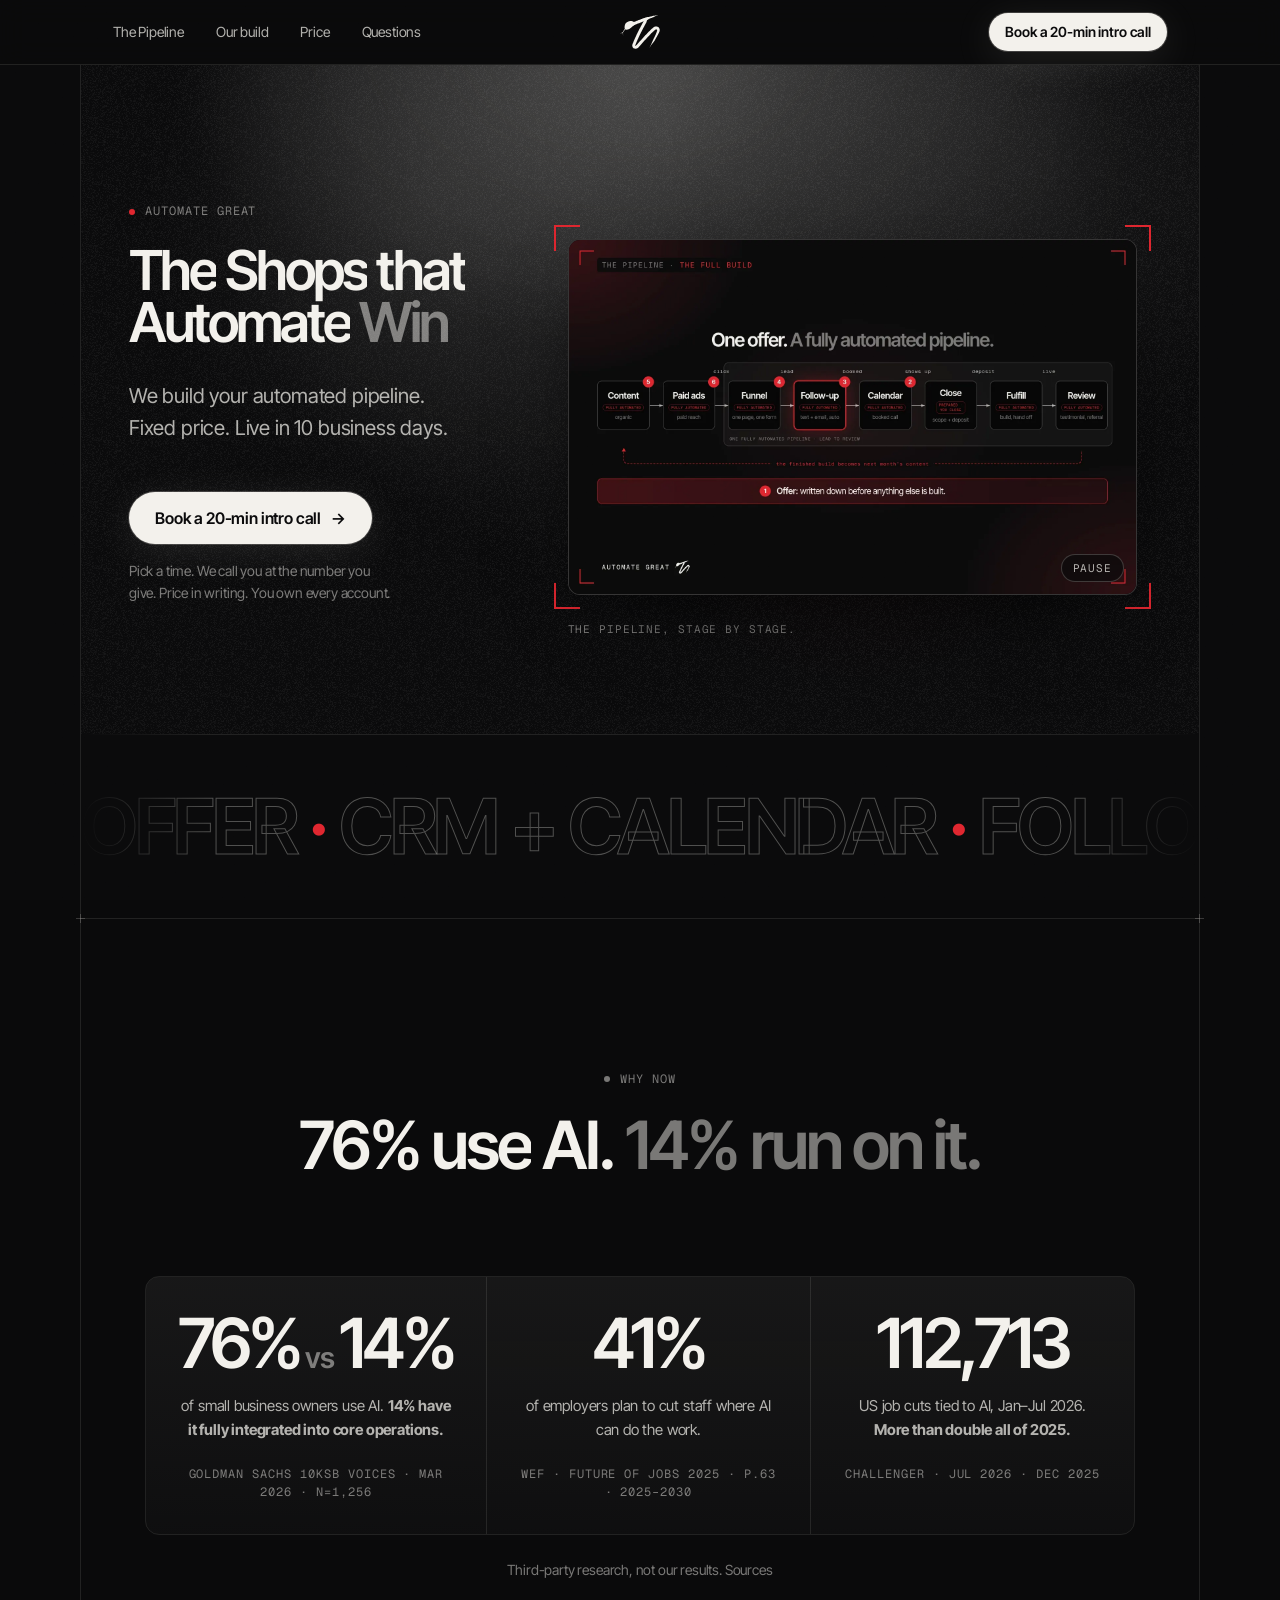
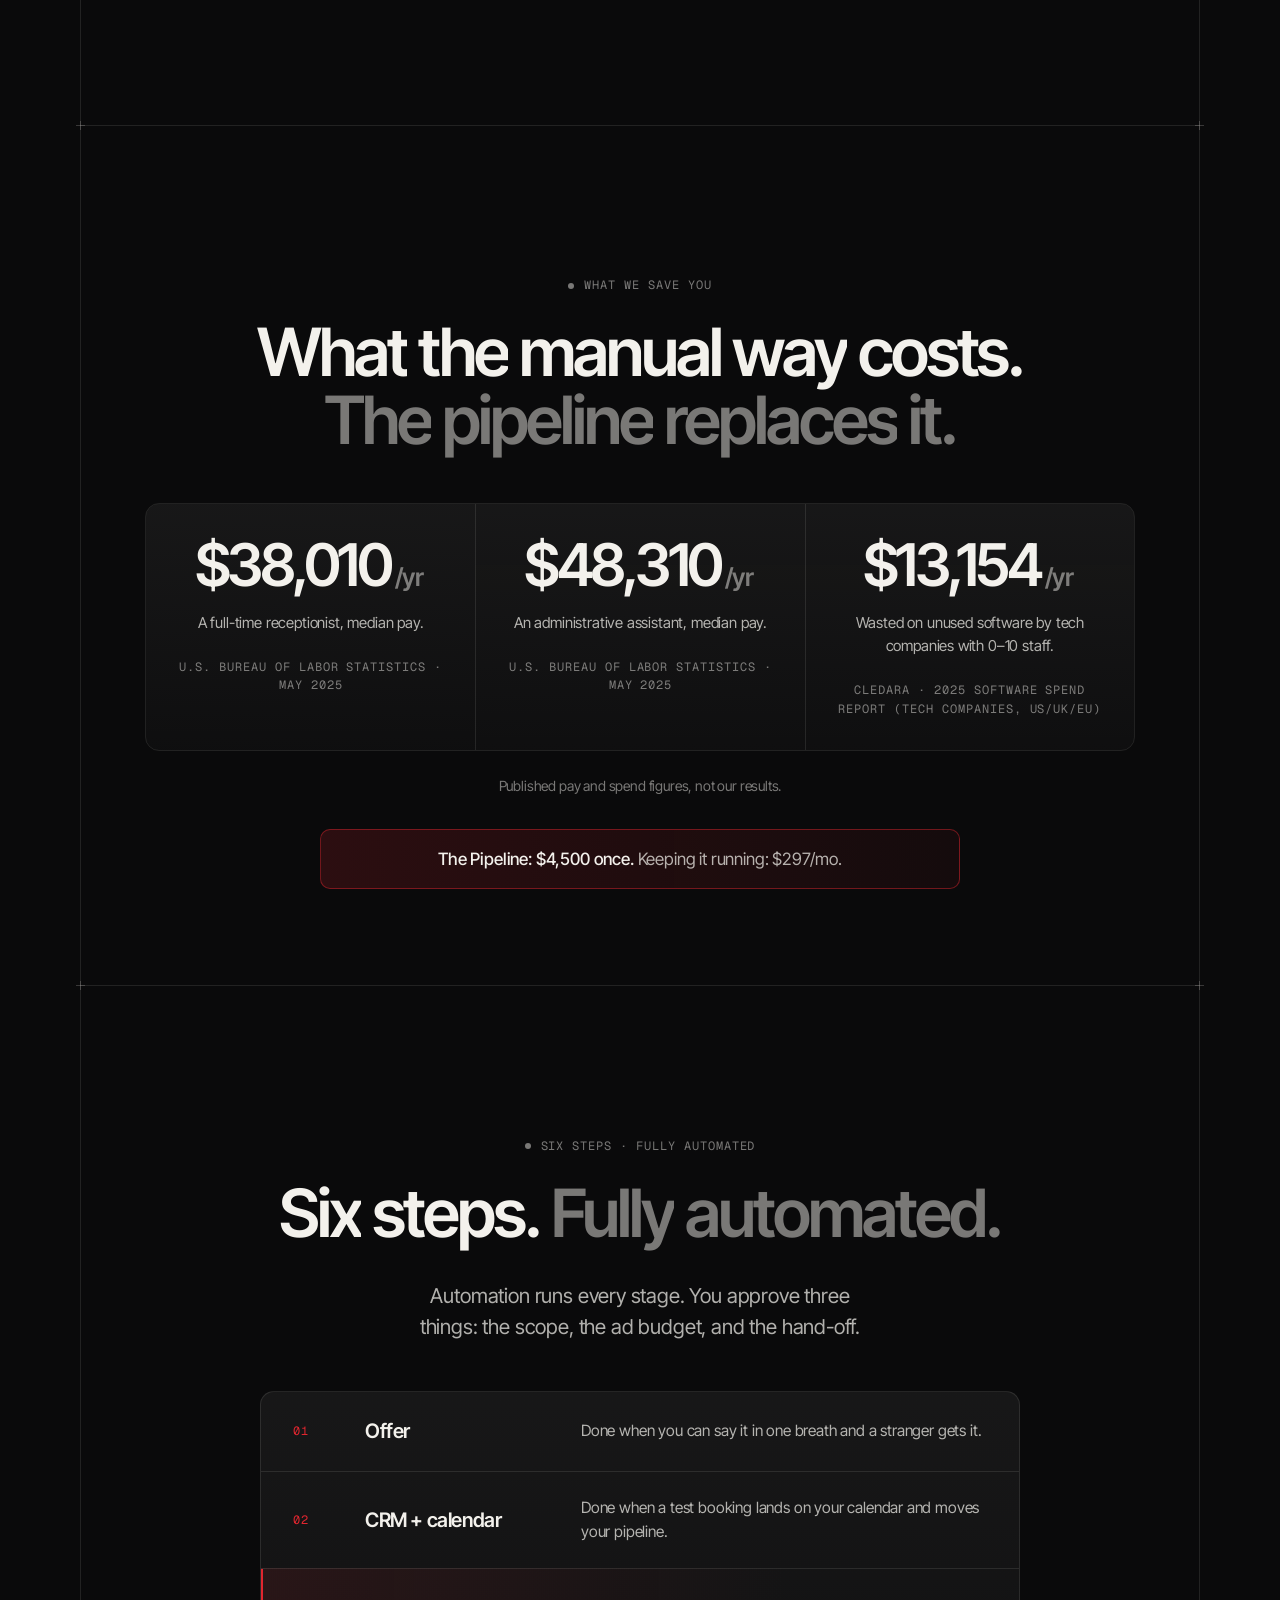
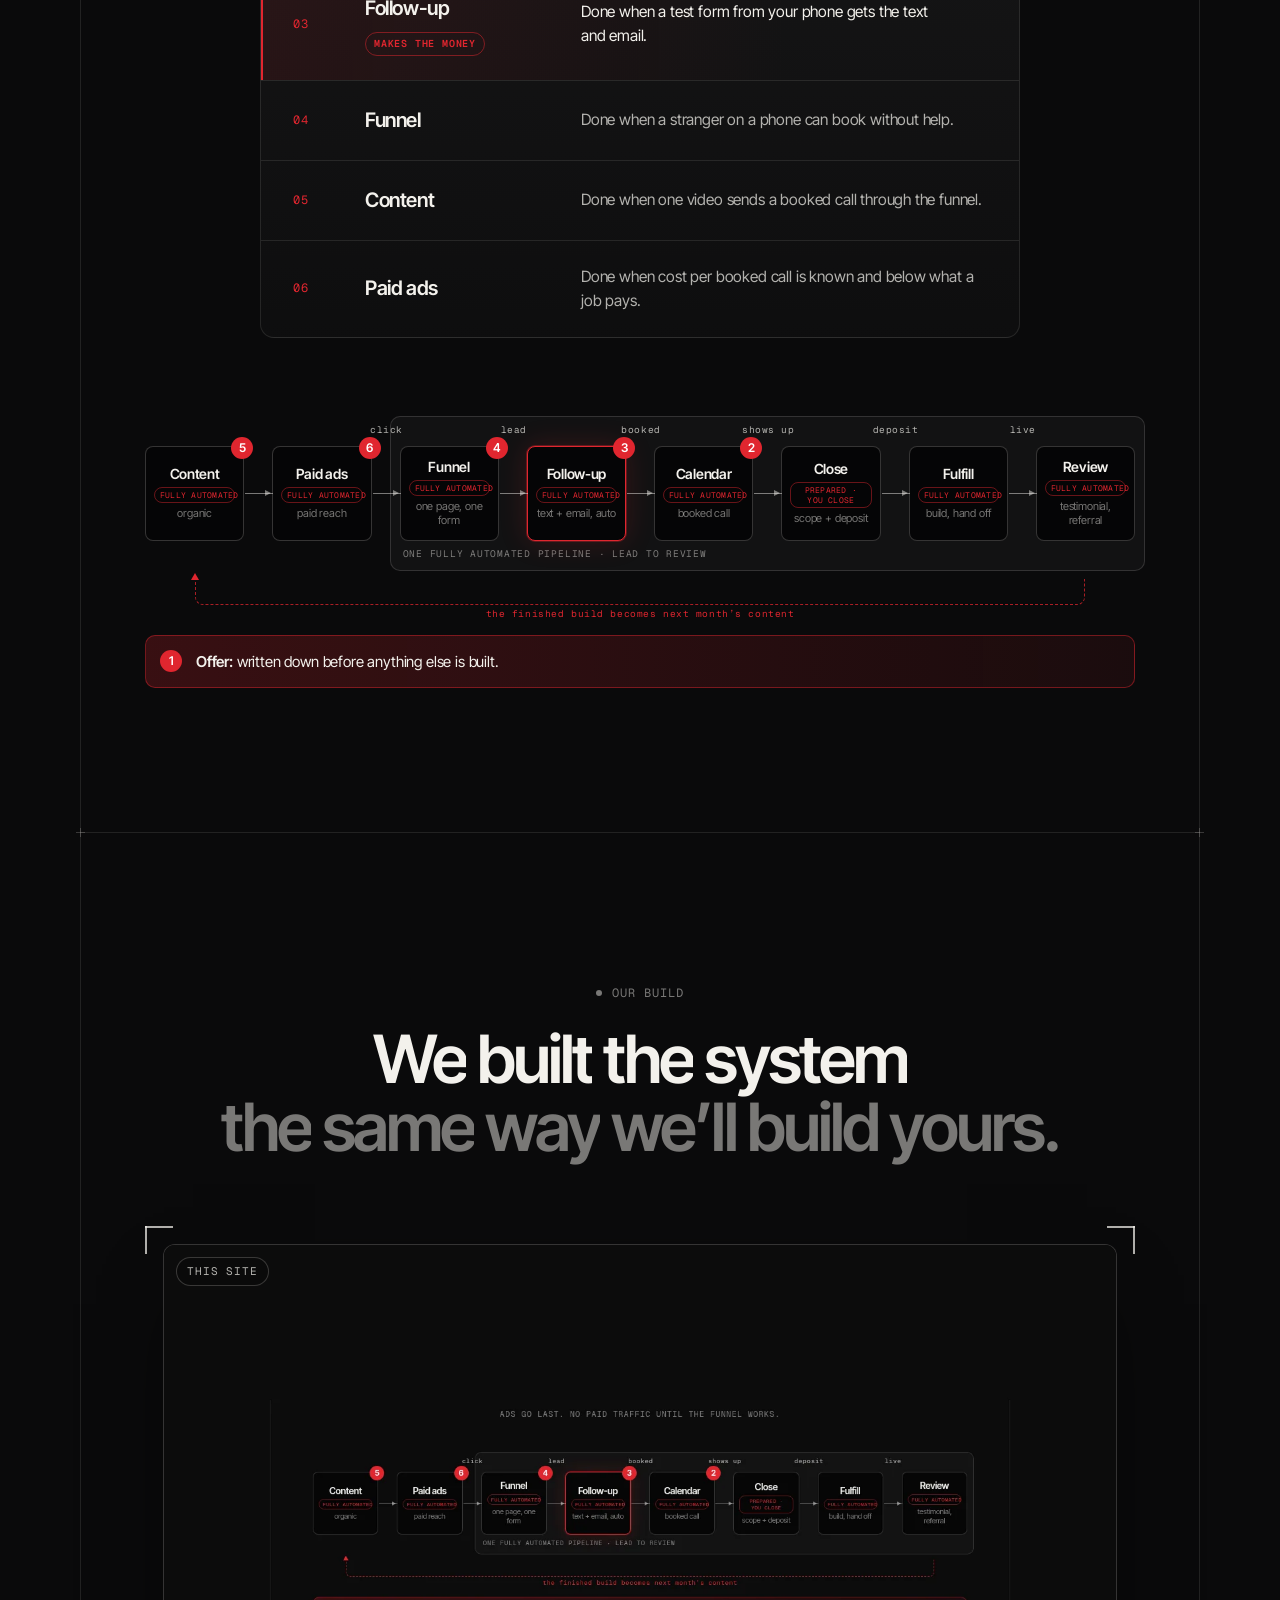
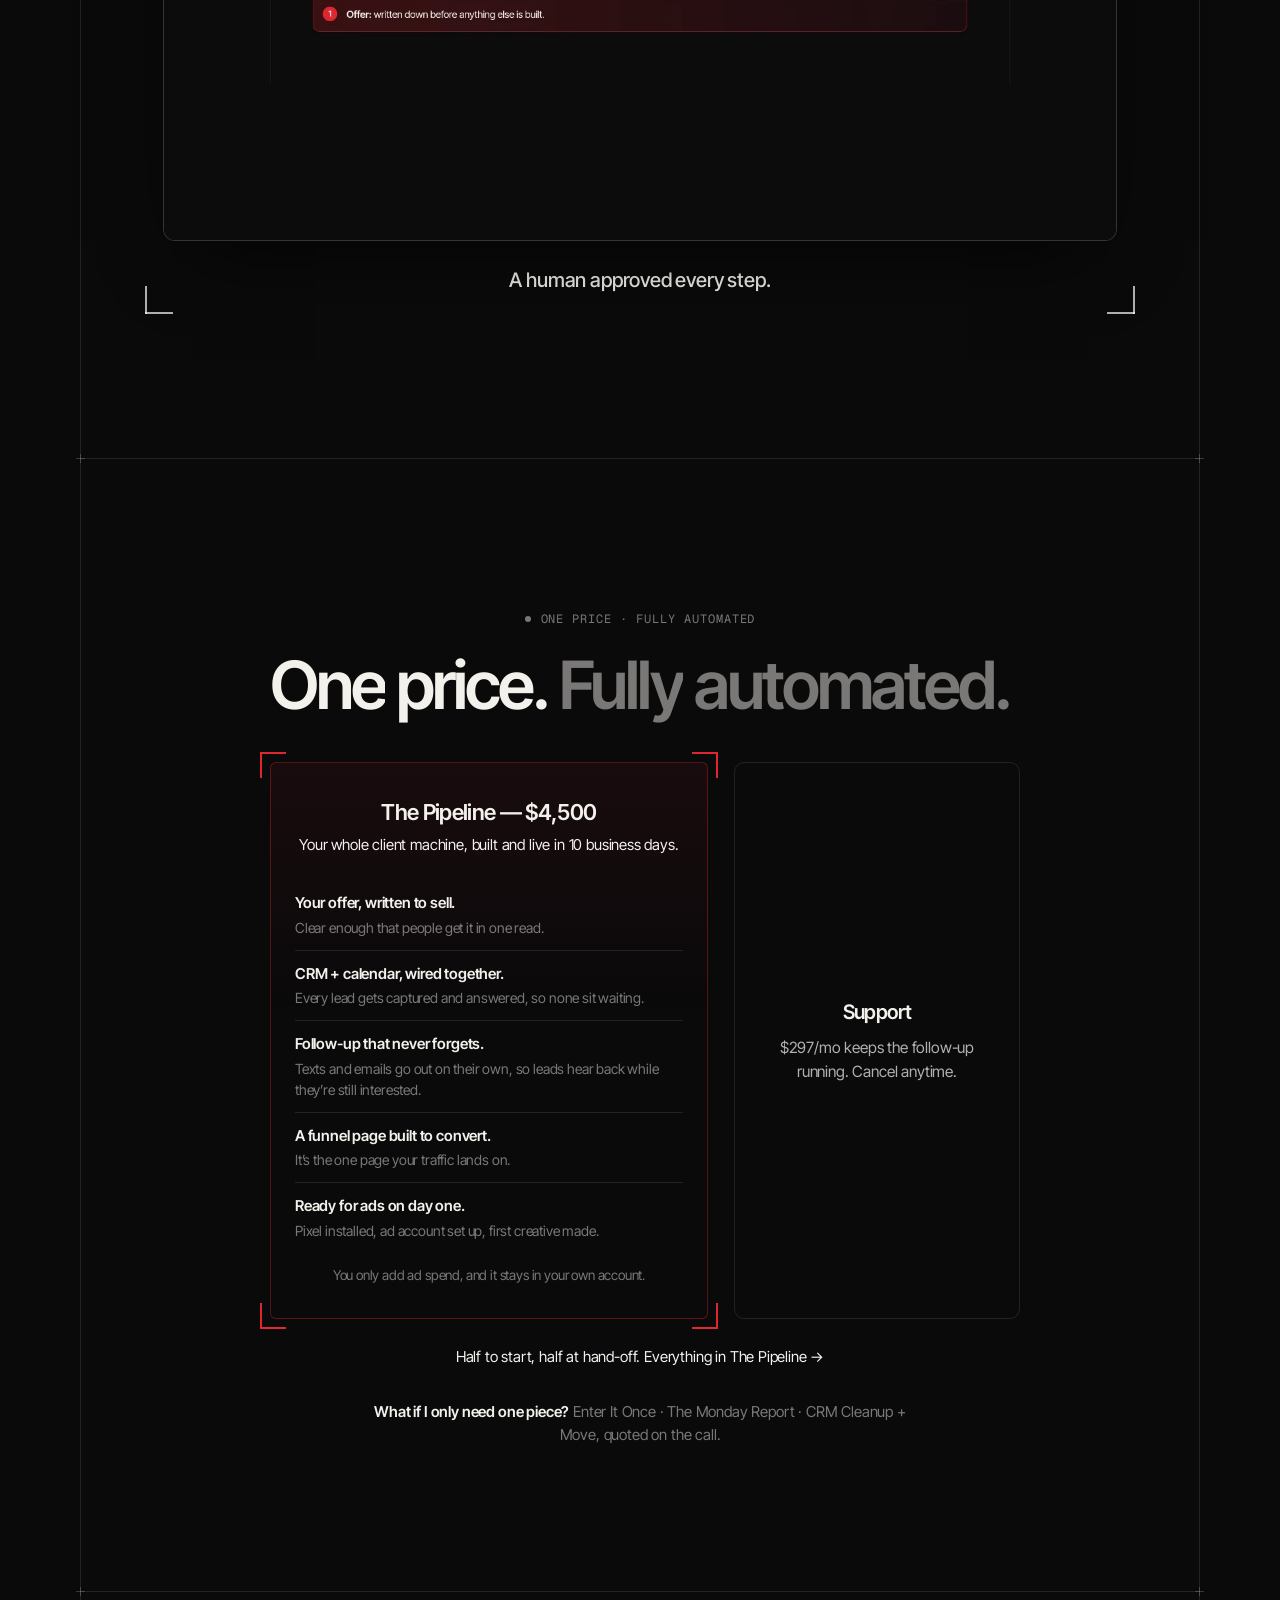
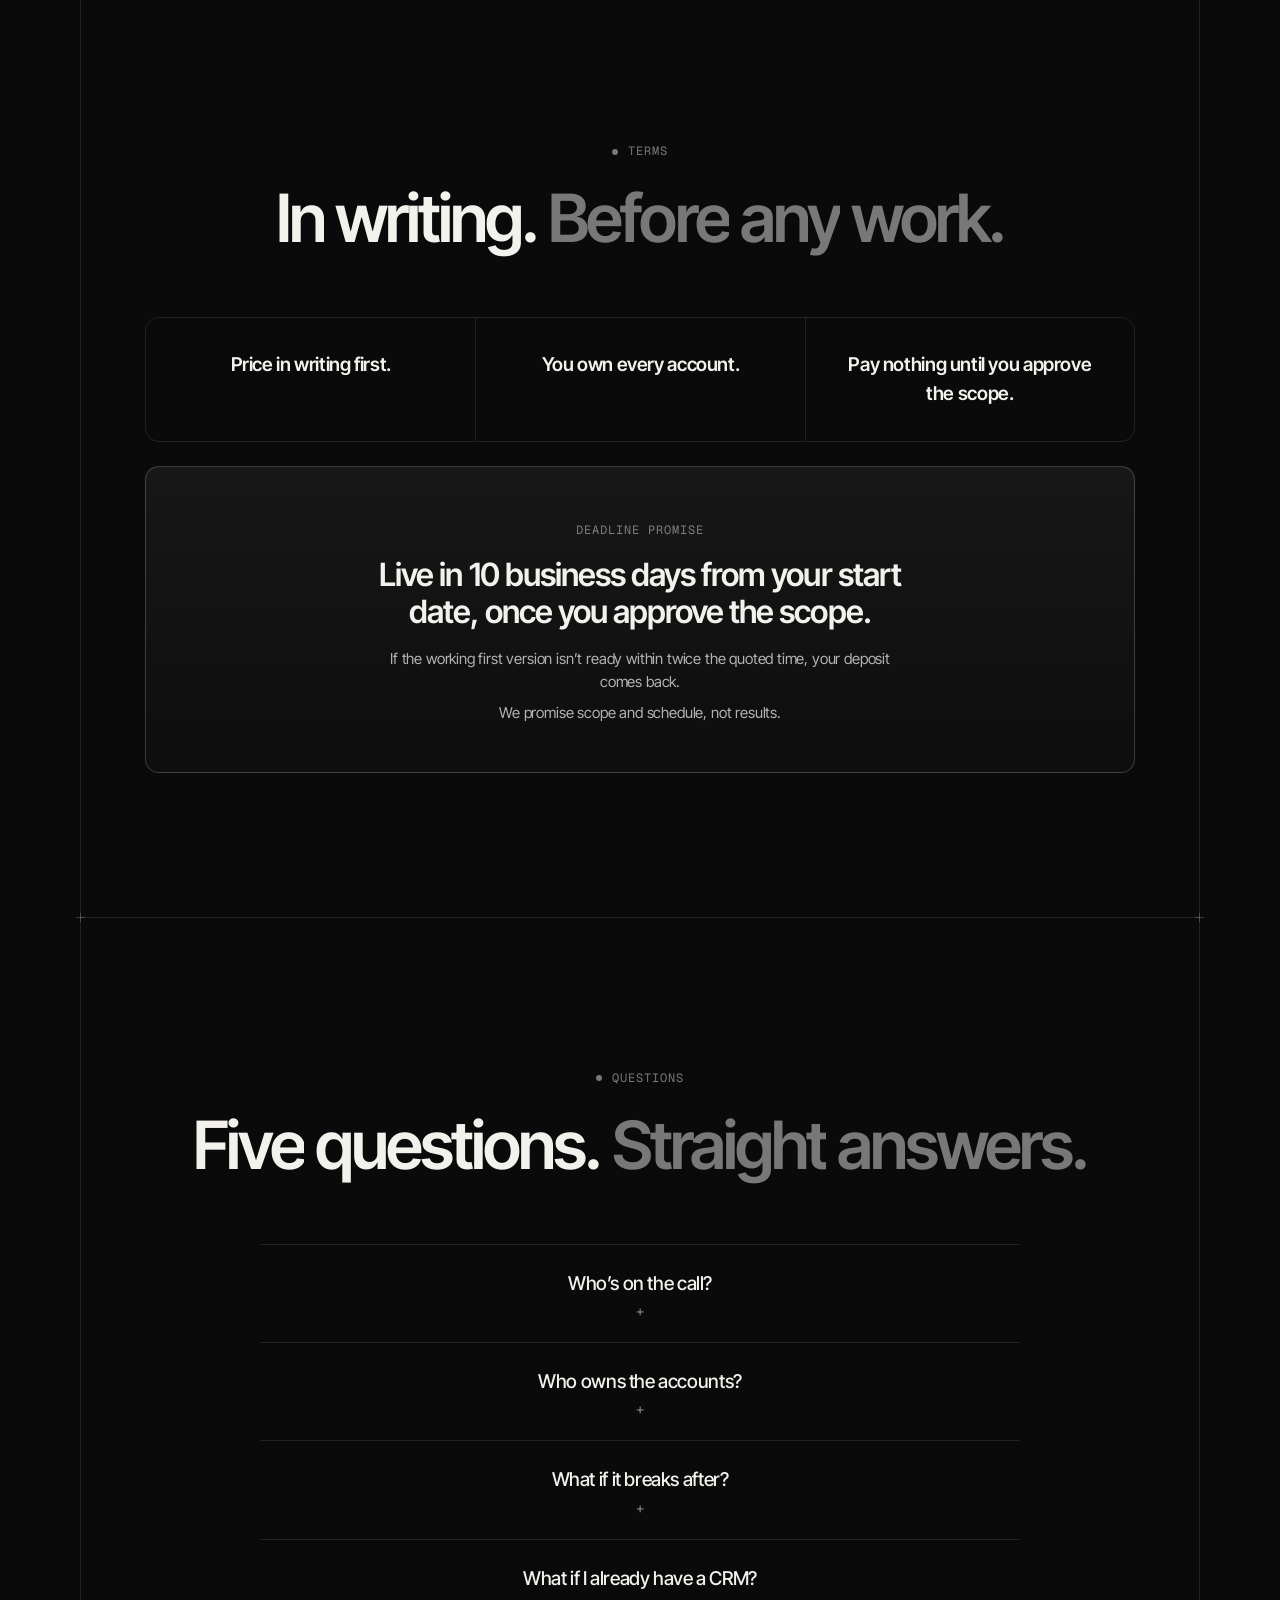
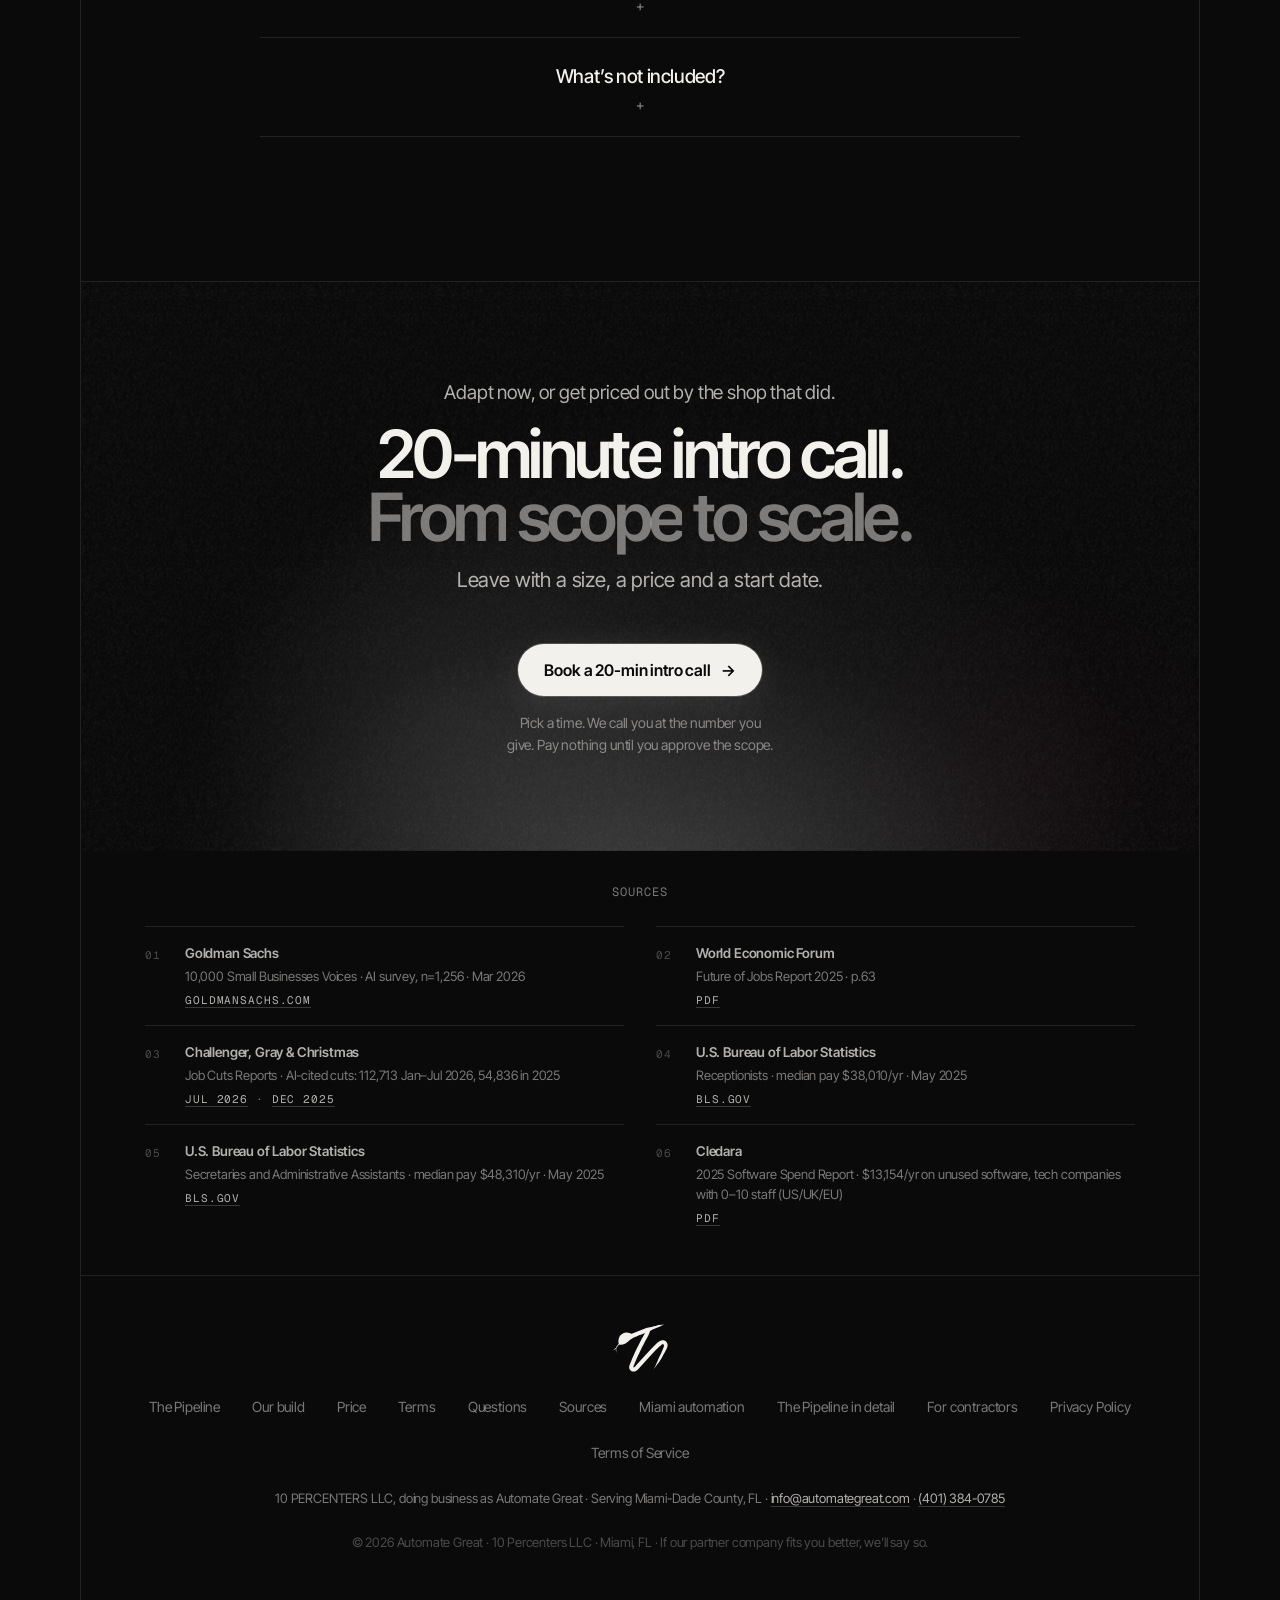
<file: index.html>
<!doctype html>
<html lang="en">
<head>
<meta charset="utf-8">
<meta name="viewport" content="width=device-width, initial-scale=1">
<title>Automate Great · The Shops that Automate Win</title>
<meta name="description" content="Automate Great builds your automated lead pipeline: offer, CRM and calendar, follow-up, funnel, content and ads. Fixed price, live in 10 business days. Miami, FL.">
<link rel="canonical" href="https://automategreat.com/">
<meta name="theme-color" content="#050506">
<link rel="icon" href="/favicon.ico" sizes="any">
<link rel="icon" href="/img/favicon.svg" type="image/svg+xml">
<link rel="apple-touch-icon" href="/img/apple-touch-icon.png">
<link rel="icon" type="image/png" sizes="192x192" href="/favicon-192.png">
<link rel="icon" type="image/png" sizes="48x48" href="/favicon-48.png">
<link rel="manifest" href="/site.webmanifest">
<meta property="og:type" content="website">
<meta property="og:site_name" content="Automate Great">
<meta property="og:url" content="https://automategreat.com/">
<meta property="og:title" content="Automate Great · The Shops that Automate Win">
<meta property="og:description" content="Automate Great builds your automated lead pipeline: offer, CRM and calendar, follow-up, funnel, content and ads. Fixed price, live in 10 business days. Miami, FL.">
<meta property="og:image" content="https://automategreat.com/img/og-share.png">
<meta property="og:image:width" content="1200">
<meta property="og:image:height" content="630">
<meta property="og:image:alt" content="The Shops that Automate Win. Automate Great.">
<meta property="og:locale" content="en_US">
<meta name="twitter:card" content="summary_large_image">
<meta name="twitter:title" content="Automate Great · The Shops that Automate Win">
<meta name="twitter:description" content="Automate Great builds your automated lead pipeline: offer, CRM and calendar, follow-up, funnel, content and ads. Fixed price, live in 10 business days. Miami, FL.">
<meta name="twitter:image" content="https://automategreat.com/img/og-share.png">
<meta name="twitter:image:alt" content="The Shops that Automate Win. Automate Great.">
<link rel="preload" href="img/pipeline-ad-poster.webp" as="image" type="image/webp" fetchpriority="high">
<link rel="preload" href="fonts/InterTight-Variable.woff2" as="font" type="font/woff2" crossorigin>
<script type="application/ld+json">
{
 "@context": "https://schema.org",
 "@type": "ProfessionalService",
 "@id": "https://automategreat.com/#org",
 "name": "Automate Great",
 "legalName": "10 Percenters LLC",
 "url": "https://automategreat.com/",
 "logo": "https://automategreat.com/img/logo-512.png",
 "image": "https://automategreat.com/img/og-share.png",
 "description": "Automate Great builds your automated lead pipeline: offer, CRM and calendar, follow-up, funnel, content and ads. Fixed price, live in 10 business days. Miami, FL.",
 "email": "info@automategreat.com",
 "telephone": "+1-401-384-0785",
 "address": {
  "@type": "PostalAddress",
  "addressLocality": "Miami",
  "addressRegion": "FL",
  "addressCountry": "US"
 },
 "areaServed": {
  "@type": "AdministrativeArea",
  "name": "Miami-Dade County, FL"
 },
 "priceRange": "$4,500 build; $297/mo support",
 "makesOffer": {
  "@type": "Offer",
  "name": "The Pipeline",
  "price": "4500",
  "priceCurrency": "USD"
 }
}
</script>
<script type="application/ld+json">
{
 "@context": "https://schema.org",
 "@type": "FAQPage",
 "mainEntity": [
  {
   "@type": "Question",
   "name": "Who’s on the call?",
   "acceptedAnswer": {
    "@type": "Answer",
    "text": "A person. You talk to the founder. You pick a time, and we call you at the number you give. Size, price and start date are ready before the call."
   }
  },
  {
   "@type": "Question",
   "name": "Who owns the accounts?",
   "acceptedAnswer": {
    "@type": "Answer",
    "text": "You. The CRM, the calendar, the domain, the ad account, every login. Set up in your name on day one. We never hold your keys."
   }
  },
  {
   "@type": "Question",
   "name": "What if it breaks after?",
   "acceptedAnswer": {
    "@type": "Answer",
    "text": "Support at $297/mo covers it: we watch it, fix it, and ship one visible change every month. Not on support? We quote the fix before we touch it."
   }
  },
  {
   "@type": "Question",
   "name": "What if I already have a CRM?",
   "acceptedAnswer": {
    "@type": "Answer",
    "text": "We build on it if it can do the job. If it can’t, we say so on the call and the move is part of the price, not a surprise."
   }
  },
  {
   "@type": "Question",
   "name": "What’s not included?",
   "acceptedAnswer": {
    "@type": "Answer",
    "text": "Ad spend. Dialers and mass texting. Anything that needs medical or card data beyond standard checkout. Taking the call and doing your work: that’s still you."
   }
  }
 ]
}
</script>
<script type="application/ld+json">
{
 "@context": "https://schema.org",
 "@type": "VideoObject",
 "name": "The Pipeline, stage by stage",
 "description": "A 28-second animation of The Pipeline we build: offer, CRM + calendar, follow-up, funnel, content and paid ads, fully automated. Close is prepared and you close. Live in 10 business days.",
 "thumbnailUrl": "https://automategreat.com/img/pipeline-ad-poster.jpg",
 "contentUrl": "https://automategreat.com/media/pipeline-ad-1728.mp4",
 "uploadDate": "2026-11-05",
 "duration": "PT28.5S",
 "publisher": {"@id": "https://automategreat.com/#org"}
}
</script>
<link rel="stylesheet" href="styles.css">
</head>
<body>

<header class="nav">
  <div class="col">
    <ul>
      <li><a href="#ways">The Pipeline</a></li>
      <li><a href="#proof">Our build</a></li>
      <li><a href="#price">Price</a></li>
      <li><a href="#faq">Questions</a></li>
    </ul>
    <a class="logo" href="#top" aria-label="Automate Great home"><img src="img/logo-snake.svg" alt="" width="40" height="34"></a>
    <div class="nav-cta nav-call"><a class="btn btn-primary" href="book/">Book a 20-min intro call</a></div>
  </div>
</header>

<main class="col" id="top">

<section class="hero">
  <div class="orb" aria-hidden="true"></div>
  <div class="hero-copy">
    <p class="mono eyebrow accent rv">Automate Great</p>
    <h1 class="rv"><span class="ln">The Shops that Automate</span> <span class="ln dim">Win</span></h1>
    <p class="lead rv">We build your automated pipeline. Fixed price. Live in 10 business days.</p>
    <div class="cta-row rv">
      <a class="btn btn-primary" href="book/">Book a 20-min intro call <span class="arr">→</span></a>
    </div>
    <p class="under rv">Pick a time. We call you at the number you give. Price in writing. You own every account.</p>
  </div>
  <figure class="hero-media">
    <div class="walk hero-walk"><div class="walk-frame">
      <video class="hero-video" muted autoplay loop playsinline preload="auto" poster="img/pipeline-ad-poster.webp" width="1728" height="1080" aria-label="28-second animation of The Pipeline, stage by stage: offer, CRM + calendar, follow-up, funnel, content and paid ads, fully automated. Close is prepared and you close.">
        <source src="media/pipeline-ad-1728.mp4?v=2" type="video/mp4" media="(min-width:1024px)">
        <source src="media/pipeline-ad-960.mp4?v=2" type="video/mp4">
        The Pipeline, stage by stage.
      </video>
      <button class="mono vid-toggle" type="button" aria-label="Pause video" hidden>Pause</button>
    </div></div>
    <figcaption class="mono">The Pipeline, stage by stage.</figcaption>
  </figure>
</section>

<div class="marquee" aria-hidden="true"><div class="track">
  <span>OFFER <i>·</i> CRM + CALENDAR <i>·</i> FOLLOW-UP <i>·</i> FUNNEL <i>·</i> CONTENT <i>·</i> PAID ADS <i>·</i> </span>
  <span>OFFER <i>·</i> CRM + CALENDAR <i>·</i> FOLLOW-UP <i>·</i> FUNNEL <i>·</i> CONTENT <i>·</i> PAID ADS <i>·</i> </span>
</div></div>

<section id="problem">
  <span class="cross l"></span><span class="cross r"></span>
  <p class="mono eyebrow rv">Why now</p>
  <h2 class="rv">76% use AI. <span class="dim">14% run on it.</span></h2>
  <div class="stats rv spot">
    <div class="stat">
      <div class="num">76%<small>vs</small>14%</div>
      <p>of small business owners use AI. <strong>14% have it fully integrated into core operations.</strong></p>
      <span class="mono src"><a href="https://www.goldmansachs.com/community-transformation/10000-small-businesses-voices/insights/ai-presents-a-major-opportunity-for-small-businesses" rel="noopener">Goldman Sachs 10KSB Voices</a> · Mar 2026 · n=1,256</span>
    </div>
    <div class="stat">
      <div class="num">41%</div>
      <p>of employers plan to cut staff where AI can do the work.</p>
      <span class="mono src"><a href="https://reports.weforum.org/docs/WEF_Future_of_Jobs_Report_2025.pdf" rel="noopener">WEF · Future of Jobs 2025</a> · p.63 · 2025–2030</span>
    </div>
    <div class="stat">
      <div class="num">112,713</div>
      <p>US job cuts tied to AI, Jan–Jul 2026. <strong>More than double all of 2025.</strong></p>
      <span class="mono src">Challenger · <a href="https://www.challengergray.com/wp-content/uploads/2026/08/Challenger-Report-July-2026.pdf" rel="noopener">Jul 2026</a> · <a href="https://www.challengergray.com/wp-content/uploads/2026/01/Challenger-Report-December-2025.pdf" rel="noopener">Dec 2025</a></span>
    </div>
  </div>
  <p class="disclaim rv">Third-party research, not our results. <a href="#sources">Sources</a></p>
</section>

<section id="cost">
  <span class="cross l"></span><span class="cross r"></span>
  <p class="mono eyebrow rv">What we save you</p>
  <h2 class="rv"><span class="ln">What the manual way costs.</span> <span class="ln dim">The pipeline replaces it.</span></h2>
  <div class="stats cost-stats rv spot">
    <div class="stat">
      <div class="num">$38,010<small>/yr</small></div>
      <p>A full-time receptionist, median pay.</p>
      <span class="mono src"><a href="https://www.bls.gov/ooh/office-and-administrative-support/receptionists.htm" rel="noopener">U.S. Bureau of Labor Statistics</a> · May 2025</span>
    </div>
    <div class="stat">
      <div class="num">$48,310<small>/yr</small></div>
      <p>An administrative assistant, median pay.</p>
      <span class="mono src"><a href="https://www.bls.gov/ooh/office-and-administrative-support/secretaries-and-administrative-assistants.htm" rel="noopener">U.S. Bureau of Labor Statistics</a> · May 2025</span>
    </div>
    <div class="stat">
      <div class="num">$13,154<small>/yr</small></div>
      <p>Wasted on unused software by tech companies with 0–10 staff.</p>
      <span class="mono src"><a href="https://resources.cledara.com/hubfs/eBooks%20PDF/2025%20Software%20Spend%20Report%20%7C%20Cledara.pdf" rel="noopener">Cledara · 2025 Software Spend Report (tech companies, US/UK/EU)</a></span>
    </div>
  </div>
  <p class="disclaim rv">Published pay and spend figures, not our results.</p>
  <p class="contrast rv">The Pipeline: $4,500 once. <span class="dim">Keeping it running: $297/mo.</span></p>
</section>

<section id="ways">
  <span class="cross l"></span><span class="cross r"></span>
  <p class="mono eyebrow rv">Six steps · Fully automated</p>
  <h2 class="rv">Six steps. <span class="dim">Fully automated.</span></h2>
  <p class="lead rv">Automation runs every stage. You approve three things: the scope, the ad budget, and the hand-off.</p>
  <ol class="build rv spot" id="order">
    <li><span class="mono n">01</span><h4>Offer</h4><p>Done when you can say it in one breath and a stranger gets it.</p></li>
    <li><span class="mono n">02</span><h4>CRM + calendar</h4><p>Done when a test booking lands on your calendar and moves your pipeline.</p></li>
    <li class="money"><span class="mono n">03</span><h4>Follow-up <span class="tag">Makes the money</span></h4><p>Done when a test form from your phone gets the text and email.</p></li>
    <li><span class="mono n">04</span><h4>Funnel</h4><p>Done when a stranger on a phone can book without help.</p></li>
    <li><span class="mono n">05</span><h4>Content</h4><p>Done when one video sends a booked call through the funnel.</p></li>
    <li><span class="mono n">06</span><h4>Paid ads</h4><p>Done when cost per booked call is known and below what a job pays.</p></li>
  </ol>
  <p class="note mono rv">Ads go last. No paid traffic until the funnel works.</p>
  <div class="flow rv" role="img" aria-label="Lead path: Content, Paid ads, Funnel, Follow-up, Calendar, Close, Fulfill, Review, then back to Content. Build order: Offer 1, Calendar 2, Follow-up 3, Funnel 4, Content 5, Paid ads 6. Every stage is fully automated except Close: prepared, and you close.">
    <div class="flow-row">
      <div class="hl"><span class="mono">One fully automated pipeline · lead to review</span></div>
      <div class="node" style="--i:1"><span class="badge">5</span><b>Content</b><span class="auto">Fully automated</span><small>organic</small></div>
      <div class="node" style="--i:2"><span class="arw" aria-hidden="true"></span><span class="badge">6</span><b>Paid ads</b><span class="auto">Fully automated</span><small>paid reach</small></div>
      <div class="node" style="--i:3"><span class="arw" aria-hidden="true"></span><span class="mono lbl">click</span><span class="badge">4</span><b>Funnel</b><span class="auto">Fully automated</span><small>one page, one form</small></div>
      <div class="node hot" style="--i:4"><span class="arw" aria-hidden="true"></span><span class="mono lbl">lead</span><span class="badge">3</span><b>Follow-up</b><span class="auto">Fully automated</span><small>text + email, auto</small></div>
      <div class="node" style="--i:5"><span class="arw" aria-hidden="true"></span><span class="mono lbl">booked</span><span class="badge">2</span><b>Calendar</b><span class="auto">Fully automated</span><small>booked call</small></div>
      <div class="node" style="--i:6"><span class="arw" aria-hidden="true"></span><span class="mono lbl">shows up</span><b>Close</b><span class="auto prep"><span>Prepared ·</span> <span>you close</span></span><small>scope + deposit</small></div>
      <div class="node" style="--i:7"><span class="arw" aria-hidden="true"></span><span class="mono lbl">deposit</span><b>Fulfill</b><span class="auto">Fully automated</span><small>build, hand off</small></div>
      <div class="node" style="--i:8"><span class="arw" aria-hidden="true"></span><span class="mono lbl">live</span><b>Review</b><span class="auto">Fully automated</span><small>testimonial, referral</small></div>
      <div class="loop" aria-hidden="true"><span class="mono">the finished build becomes next month’s content</span></div>
    </div>
    <p class="mono loop-note" aria-hidden="true">↺ the finished build becomes next month’s content</p>
    <div class="offer-bar"><span class="badge">1</span><p><b>Offer:</b> written down before anything else is built.</p></div>
  </div>
</section>

<section id="proof">
  <span class="cross l"></span><span class="cross r"></span>
  <p class="mono eyebrow rv">Our build</p>
  <h2 class="rv">We built the&nbsp;system<br> <span class="dim">the same way we’ll build&nbsp;yours.</span></h2>
  <figure class="walk rv">
    <div class="walk-frame">
      <span class="mono walk-tag">This site</span>
      <picture><source media="(max-width:820px)" srcset="img/proof-this-site-mobile.webp" width="780" height="1377"><img src="img/proof-this-site.webp" alt="Screenshot of the Automate Great pipeline diagram: content, paid ads, funnel, follow-up, calendar, close, fulfill and review" width="1440" height="900" loading="lazy"></picture>
    </div>
    <figcaption>A human approved every step.</figcaption>
  </figure>
</section>

<section id="price">
  <span class="cross l"></span><span class="cross r"></span>
  <p class="mono eyebrow rv">One price · Fully automated</p>
  <h2 class="rv">One price. <span class="dim">Fully automated.</span></h2>
  <div class="subgrid two price-grid rv">
    <div class="trim"><div class="cell build-box"><h4>The Pipeline — $4,500</h4><p class="sub">Your whole client machine, built and live in 10 business days.</p>
      <ul class="incl">
        <li><b>Your offer, written to sell.</b> <span>Clear enough that people get it in one read.</span></li>
        <li><b>CRM + calendar, wired together.</b> <span>Every lead gets captured and answered, so none sit waiting.</span></li>
        <li><b>Follow-up that never forgets.</b> <span>Texts and emails go out on their own, so leads hear back while they’re still interested.</span></li>
        <li><b>A funnel page built to convert.</b> <span>It’s the one page your traffic lands on.</span></li>
        <li><b>Ready for ads on day one.</b> <span>Pixel installed, ad account set up, first creative made.</span></li>
      </ul>
      <p class="fine">You only add ad spend, and it stays in your own account.</p></div></div>
    <div class="cell"><h4>Support</h4><p>$297/mo keeps the follow-up running. Cancel anytime.</p></div>
  </div>
  <p class="pay rv">Half to start, half at hand-off. <a href="pipeline/">Everything in The Pipeline →</a></p>
  <p class="smaller rv"><b>What if I only need one piece?</b> Enter It Once · The Monday Report · CRM Cleanup + Move, quoted on the call.</p>
</section>

<section id="terms">
  <span class="cross l"></span><span class="cross r"></span>
  <p class="mono eyebrow rv">Terms</p>
  <h2 class="rv">In writing. <span class="dim">Before any work.</span></h2>
  <div class="promises rv">
    <div><h4>Price in writing first.</h4></div>
    <div><h4>You own every account.</h4></div>
    <div><h4>Pay nothing until you approve the scope.</h4></div>
  </div>
  <div class="guarantee rv spot">
    <span class="mono">Deadline promise</span>
    <blockquote>Live in 10 business days from your start date, once you approve the scope.</blockquote>
    <p>If the working first version isn’t ready within twice the quoted time, your deposit comes back.</p>
    <p>We promise scope and schedule, not results.</p>
  </div>
</section>

<section id="faq">
  <span class="cross l"></span><span class="cross r"></span>
  <p class="mono eyebrow rv">Questions</p>
  <h2 class="rv">Five questions. <span class="dim">Straight answers.</span></h2>
  <div class="faq rv">
    <details><summary>Who’s on the call?</summary><p>A person. You talk to the founder. You pick a time, and we call you at the number you give. Size, price and start date are ready before the call.</p></details>
    <details><summary>Who owns the accounts?</summary><p>You. The CRM, the calendar, the domain, the ad account, every login. Set up in your name on day one. We never hold your keys.</p></details>
    <details><summary>What if it breaks after?</summary><p>Support at $297/mo covers it: we watch it, fix it, and ship one visible change every month. Not on support? We quote the fix before we touch it.</p></details>
    <details><summary>What if I already have a CRM?</summary><p>We build on it if it can do the job. If it can’t, we say so on the call and the move is part of the price, not a surprise.</p></details>
    <details><summary>What’s not included?</summary><p>Ad spend. Dialers and mass texting. Anything that needs medical or card data beyond standard checkout. Taking the call and doing your work: that’s still you.</p></details>
  </div>
</section>

<section class="final">
  <span class="cross l"></span><span class="cross r"></span>
  <p class="pre rv">Adapt now, or get priced out by the shop that did.</p>
  <h2 class="rv"><span class="ln">20-minute intro call.</span> <span class="ln dim">From scope to scale.</span></h2>
  <p class="lead rv">Leave with a size, a price and a start date.</p>
  <div class="cta-row rv"><a class="btn btn-primary" href="book/">Book a 20-min intro call <span class="arr">→</span></a></div>
  <p class="under rv">Pick a time. We call you at the number you give. Pay nothing until you approve the scope.</p>
</section>

<div class="sources" id="sources">
  <p class="mono">Sources</p>
  <ol class="src-list">
    <li><span class="mono n">01</span><div><b>Goldman Sachs</b><span>10,000 Small Businesses Voices · AI survey, n=1,256 · Mar 2026</span><span class="mono lk"><a href="https://www.goldmansachs.com/community-transformation/10000-small-businesses-voices/insights/ai-presents-a-major-opportunity-for-small-businesses" rel="noopener">goldmansachs.com</a></span></div></li>
    <li><span class="mono n">02</span><div><b>World Economic Forum</b><span>Future of Jobs Report 2025 · p.63</span><span class="mono lk"><a href="https://reports.weforum.org/docs/WEF_Future_of_Jobs_Report_2025.pdf" rel="noopener">PDF</a></span></div></li>
    <li><span class="mono n">03</span><div><b>Challenger, Gray &amp; Christmas</b><span>Job Cuts Reports · AI-cited cuts: 112,713 Jan–Jul 2026, 54,836 in 2025</span><span class="mono lk"><a href="https://www.challengergray.com/wp-content/uploads/2026/08/Challenger-Report-July-2026.pdf" rel="noopener">Jul 2026</a> · <a href="https://www.challengergray.com/wp-content/uploads/2026/01/Challenger-Report-December-2025.pdf" rel="noopener">Dec 2025</a></span></div></li>
    <li><span class="mono n">04</span><div><b>U.S. Bureau of Labor Statistics</b><span>Receptionists · median pay $38,010/yr · May 2025</span><span class="mono lk"><a href="https://www.bls.gov/ooh/office-and-administrative-support/receptionists.htm" rel="noopener">bls.gov</a></span></div></li>
    <li><span class="mono n">05</span><div><b>U.S. Bureau of Labor Statistics</b><span>Secretaries and Administrative Assistants · median pay $48,310/yr · May 2025</span><span class="mono lk"><a href="https://www.bls.gov/ooh/office-and-administrative-support/secretaries-and-administrative-assistants.htm" rel="noopener">bls.gov</a></span></div></li>
    <li><span class="mono n">06</span><div><b>Cledara</b><span>2025 Software Spend Report · $13,154/yr on unused software, tech companies with 0–10 staff (US/UK/EU)</span><span class="mono lk"><a href="https://resources.cledara.com/hubfs/eBooks%20PDF/2025%20Software%20Spend%20Report%20%7C%20Cledara.pdf" rel="noopener">PDF</a></span></div></li>
  </ol>
</div>

<footer>
  <a class="logo" href="#top" aria-label="Automate Great home"><img src="img/logo-snake.svg" alt="" width="56" height="48"></a>
  <ul><li><a href="#ways">The Pipeline</a></li><li><a href="#proof">Our build</a></li><li><a href="#price">Price</a></li><li><a href="#terms">Terms</a></li><li><a href="#faq">Questions</a></li><li><a href="#sources">Sources</a></li><li><a href="miami-ai-automation/">Miami automation</a></li><li><a href="pipeline/">The Pipeline in detail</a></li><li><a href="contractors/">For contractors</a></li><li><a href="privacy/">Privacy Policy</a></li><li><a href="terms/">Terms of Service</a></li></ul>
  <div class="copy contact"><span><span class="nw">10 PERCENTERS LLC, doing business as Automate Great</span> · <span class="nw">Serving Miami-Dade County, FL</span> · <a href="mailto:info@automategreat.com">info@automategreat.com</a> · <a href="tel:+14013840785">(401) 384-0785</a></span></div>
  <div class="copy"><span>© 2026 Automate Great · 10 Percenters LLC · Miami, FL · If our partner company fits you better, we’ll say so.</span></div>
</footer>

</main>

<div class="sticky"><a class="btn btn-primary" href="book/">Book a 20-min intro call <span class="arr">→</span></a></div>
<script src="main.js?v=20"></script>
</body>
</html>
</file>
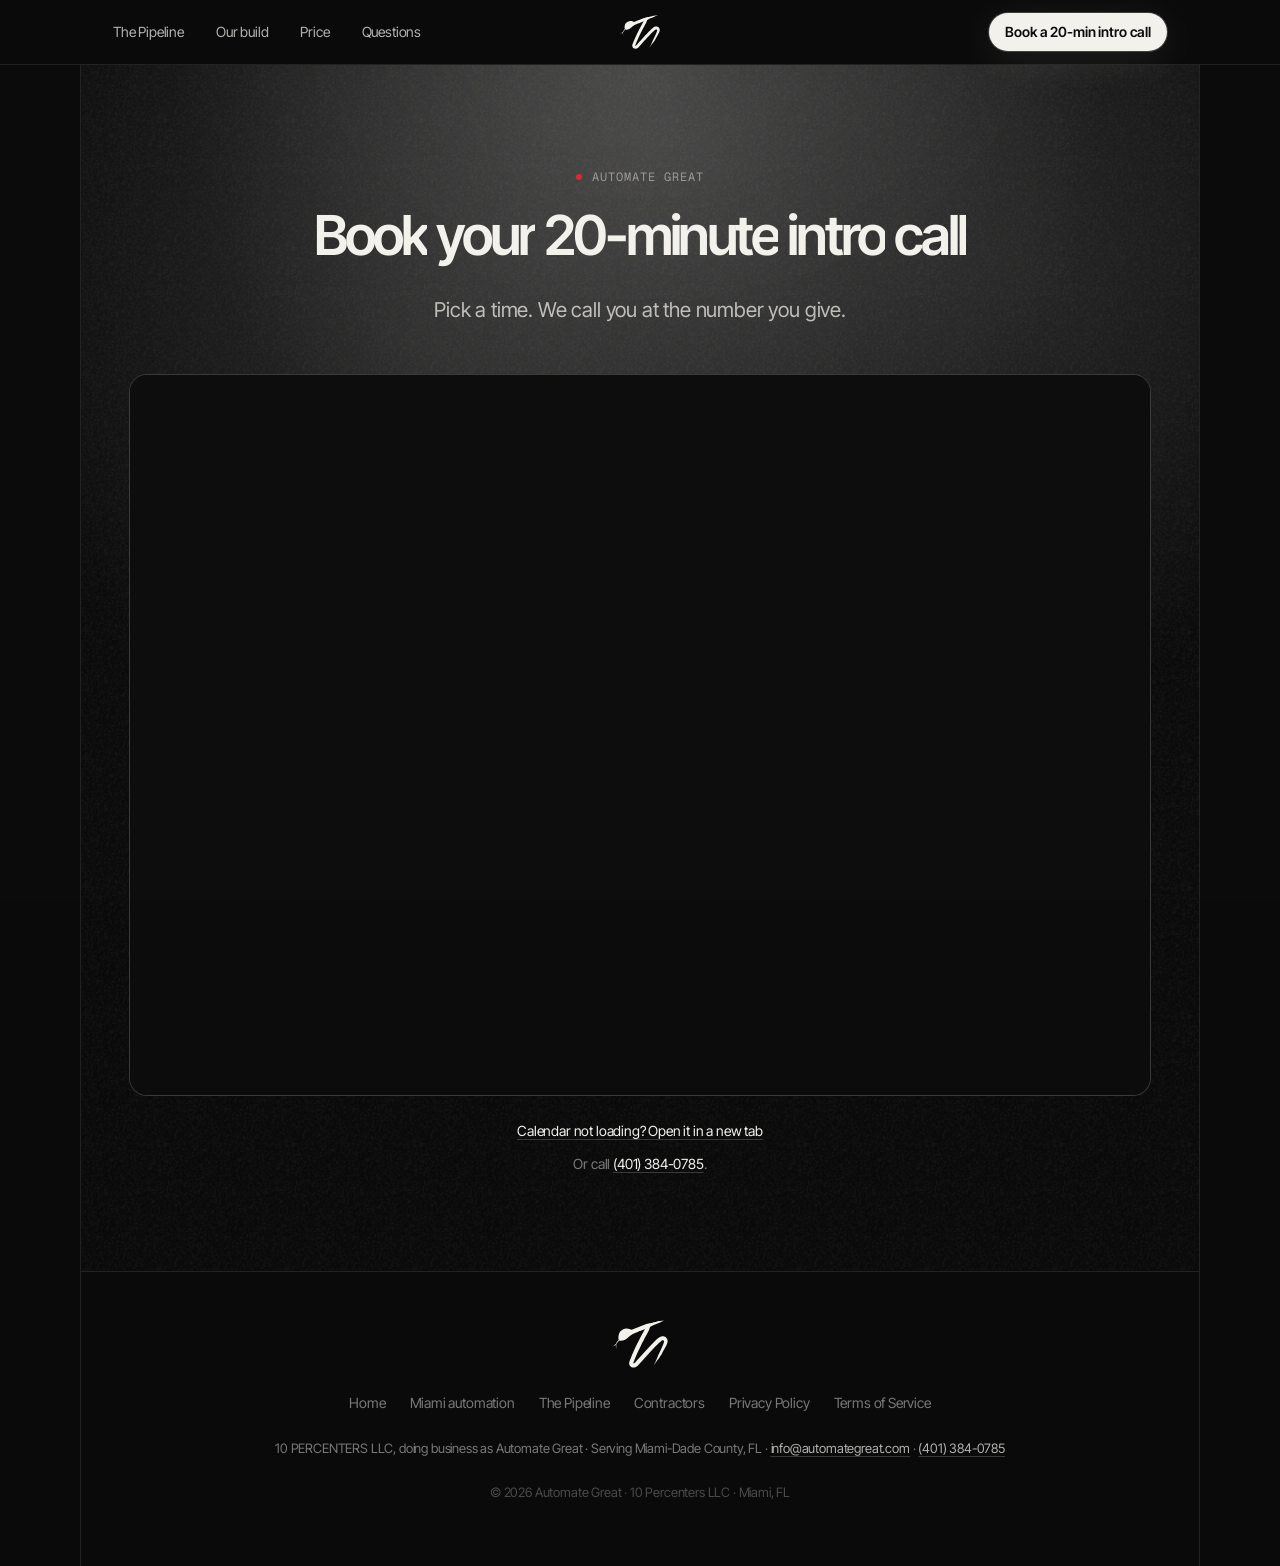
<file: book/index.html>
<!doctype html>
<html lang="en">
<head>
<meta charset="utf-8">
<meta name="viewport" content="width=device-width, initial-scale=1">
<title>Book your 20-minute intro call · Automate Great</title>
<meta name="description" content="Pick a time for a 20-minute intro call. We call you at the number you give. Or call (401) 384-0785.">
<link rel="canonical" href="https://automategreat.com/book/">
<meta name="theme-color" content="#050506">
<link rel="icon" href="/favicon.ico" sizes="any">
<link rel="icon" href="/img/favicon.svg" type="image/svg+xml">
<link rel="apple-touch-icon" href="/img/apple-touch-icon.png">
<link rel="icon" type="image/png" sizes="192x192" href="/favicon-192.png">
<link rel="icon" type="image/png" sizes="48x48" href="/favicon-48.png">
<link rel="manifest" href="/site.webmanifest">
<meta property="og:type" content="website">
<meta property="og:site_name" content="Automate Great">
<meta property="og:url" content="https://automategreat.com/book/">
<meta property="og:title" content="Book your 20-minute intro call · Automate Great">
<meta property="og:description" content="Pick a time for a 20-minute intro call. We call you at the number you give. Or call (401) 384-0785.">
<meta property="og:image" content="https://automategreat.com/img/og-share.png">
<meta property="og:image:width" content="1200">
<meta property="og:image:height" content="630">
<meta property="og:locale" content="en_US">
<meta name="twitter:card" content="summary_large_image">
<meta name="twitter:title" content="Book your 20-minute intro call · Automate Great">
<meta name="twitter:description" content="Pick a time for a 20-minute intro call. We call you at the number you give. Or call (401) 384-0785.">
<meta name="twitter:image" content="https://automategreat.com/img/og-share.png">
<link rel="preload" href="../fonts/InterTight-Variable.woff2" as="font" type="font/woff2" crossorigin>
<link rel="stylesheet" href="../styles.css">
<style>
.book-hero{padding-bottom:var(--s-9);overflow-x:clip}
.book-hero .hero-copy{max-width:820px;margin:0 auto;text-align:center}
.book-card{margin:var(--s-7) auto 0;width:100%;max-width:100%;min-width:0;background:#0b0b0b;border:1px solid var(--line-strong);border-radius:18px;overflow:hidden}
/* invert + hue-rotate darkens the widget. saturate(0) keeps accents white; shifting hue toward red recolors the wordmark and avatar. */
.book-card iframe{display:block;width:100%;max-width:100%;height:720px;border:0;background:#fff;filter:invert(1) hue-rotate(180deg) saturate(0) contrast(0.92) brightness(1.13)}
.book-links{margin-top:var(--s-5)}
.book-links p{margin-top:var(--s-3)}
.book-links a{color:var(--text-1);text-decoration:underline;text-decoration-color:var(--line-strong);text-underline-offset:3px}
@media (min-width:1024px){
  .hero.book-hero{display:block;text-align:center;padding:var(--s-9) var(--s-7) var(--s-9)}
  .hero.book-hero h1{max-width:920px;margin:0 auto}
  .hero.book-hero .lead{margin-left:auto;margin-right:auto;max-width:36rem}
}
@media (max-width:820px){
  .book-hero{padding-bottom:var(--s-8)}
  .book-card{margin-top:var(--s-6);border-radius:16px}
  .book-card iframe{height:1080px}
}
</style>
</head>
<body>

<header class="nav">
  <div class="col">
    <ul>
      <li><a href="../pipeline/">The Pipeline</a></li>
      <li><a href="../#proof">Our build</a></li>
      <li><a href="../pipeline/#price">Price</a></li>
      <li><a href="../#faq">Questions</a></li>
    </ul>
    <a class="logo" href="../" aria-label="Automate Great home"><img src="../img/logo-snake.svg" alt="" width="40" height="34"></a>
    <div class="nav-cta nav-call"><a class="btn btn-primary" href="#schedule">Book a 20-min intro call</a></div>
  </div>
</header>

<main class="col" id="top">

<section class="hero book-hero">
  <div class="orb" aria-hidden="true"></div>
  <div class="hero-copy">
    <p class="mono eyebrow accent rv">Automate Great</p>
    <h1 class="rv">Book your 20-minute intro call</h1>
    <p class="lead rv">Pick a time. We call you at the number you give.</p>
  </div>
  <div class="book-card" id="schedule">
    <iframe src="https://calendar.google.com/calendar/appointments/schedules/AcZssZ3cg4Q17LxJ4IePK1xEhBn4f-xEhtwIUBw4XdwNWwXRlP2E4XVno5sg7MmFnEM-kIWubc6gM7z7?gv=true" title="Book a 20-minute intro call" width="100%" height="720"></iframe>
  </div>
  <div class="book-links">
    <p class="under"><a href="https://calendar.app.google/4p26GuEfqCobYx5J6" target="_blank" rel="noopener">Calendar not loading? Open it in a new tab</a></p>
    <p class="under">Or call <a href="tel:+14013840785">(401) 384-0785</a>.</p>
  </div>
</section>

<footer>
  <a class="logo" href="../" aria-label="Automate Great home"><img src="../img/logo-snake.svg" alt="" width="56" height="48"></a>
  <ul><li><a href="../">Home</a></li><li><a href="../miami-ai-automation/">Miami automation</a></li><li><a href="../pipeline/">The Pipeline</a></li><li><a href="../contractors/">Contractors</a></li><li><a href="../privacy/">Privacy Policy</a></li><li><a href="../terms/">Terms of Service</a></li></ul>
  <div class="copy contact"><span><span class="nw">10 PERCENTERS LLC, doing business as Automate Great</span> · <span class="nw">Serving Miami-Dade County, FL</span> · <a href="mailto:info@automategreat.com">info@automategreat.com</a> · <a href="tel:+14013840785">(401) 384-0785</a></span></div>
  <div class="copy"><span>© 2026 Automate Great · 10 Percenters LLC · Miami, FL</span></div>
</footer>

</main>

<script src="../main.js"></script>
</body>
</html>
</file>
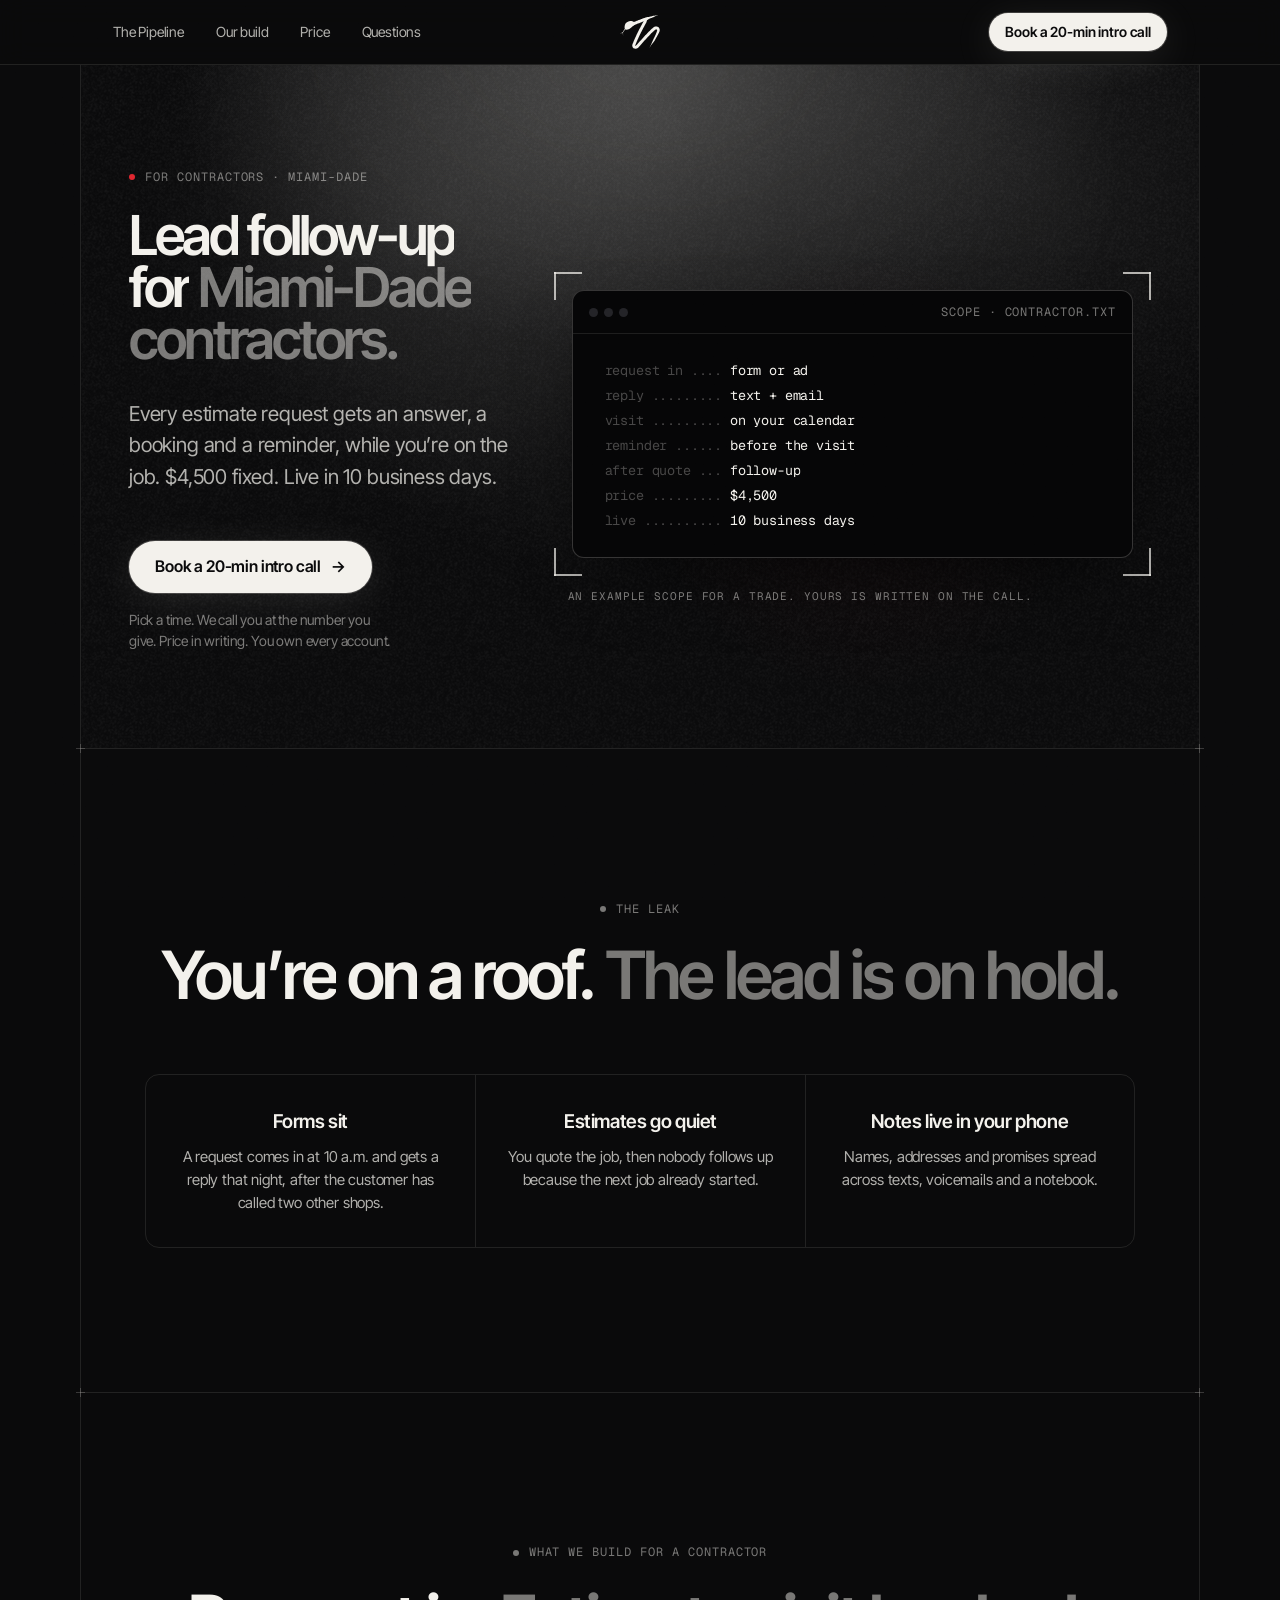
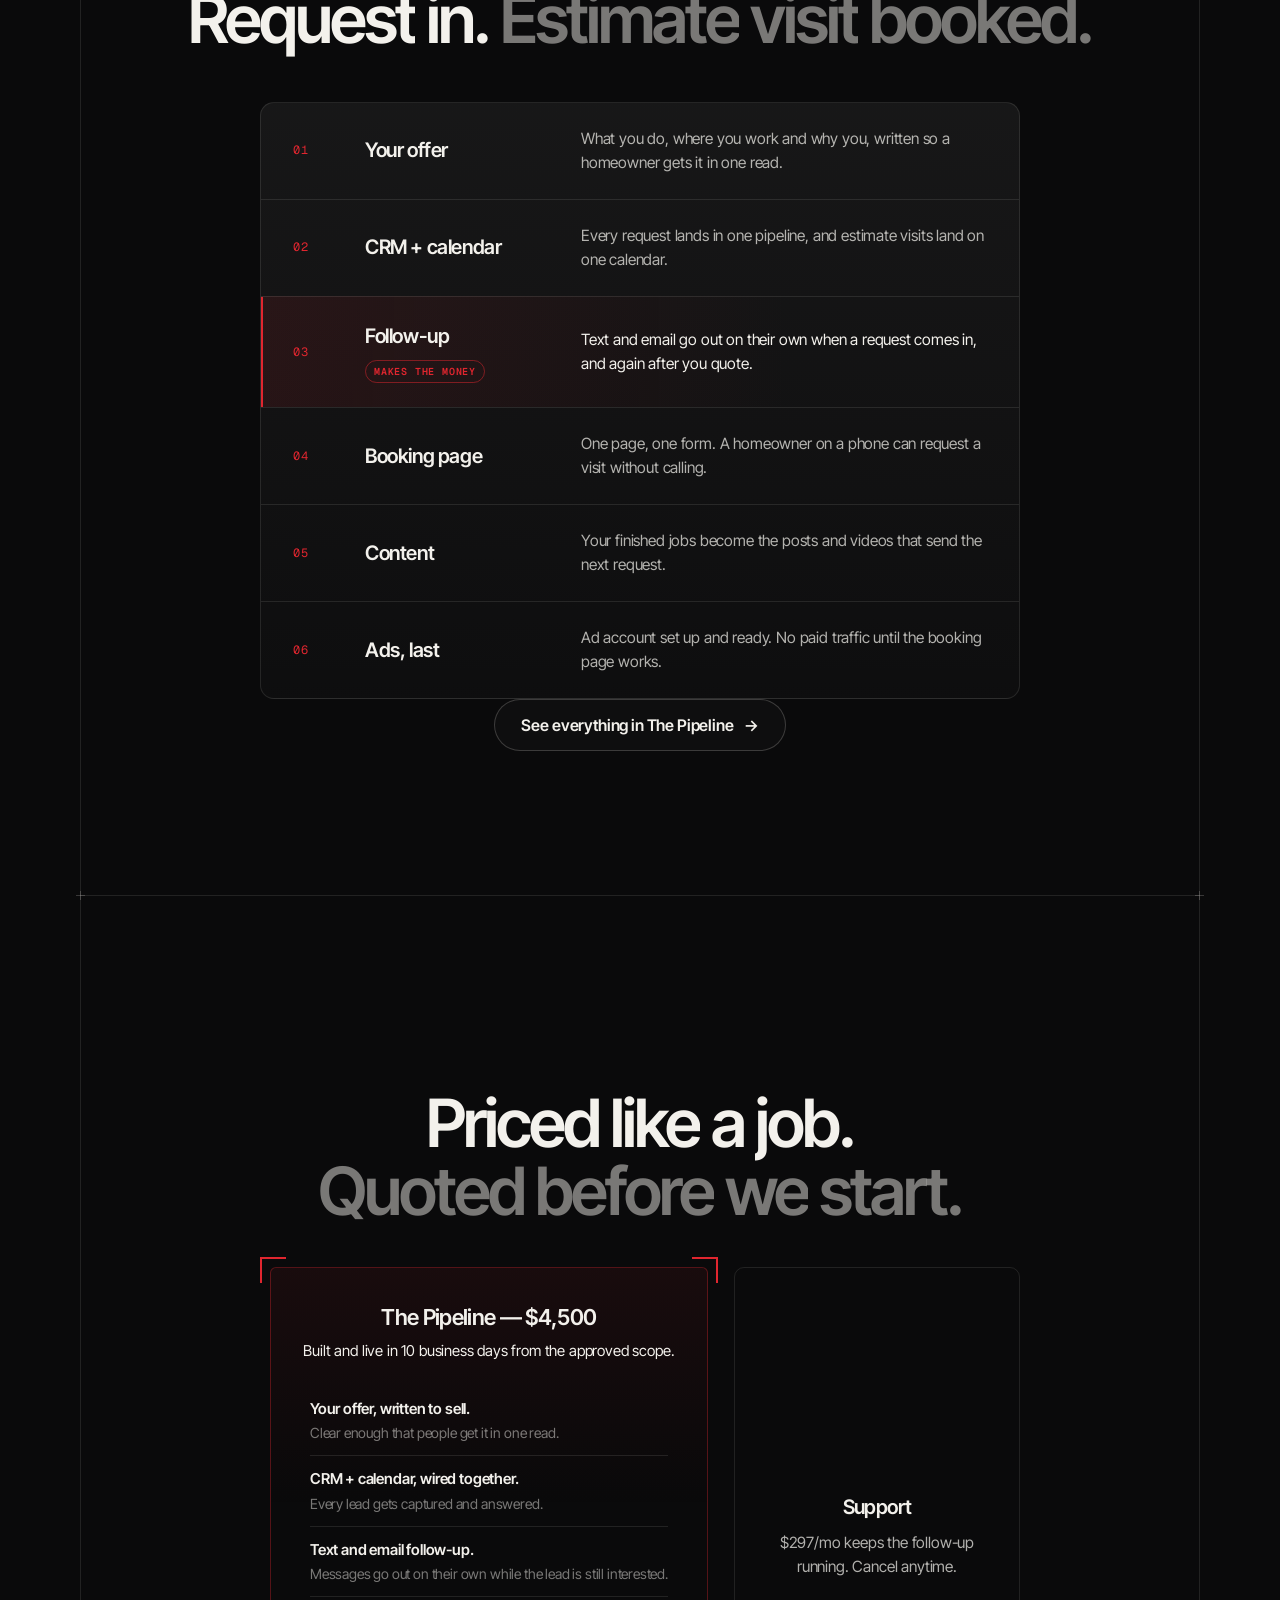
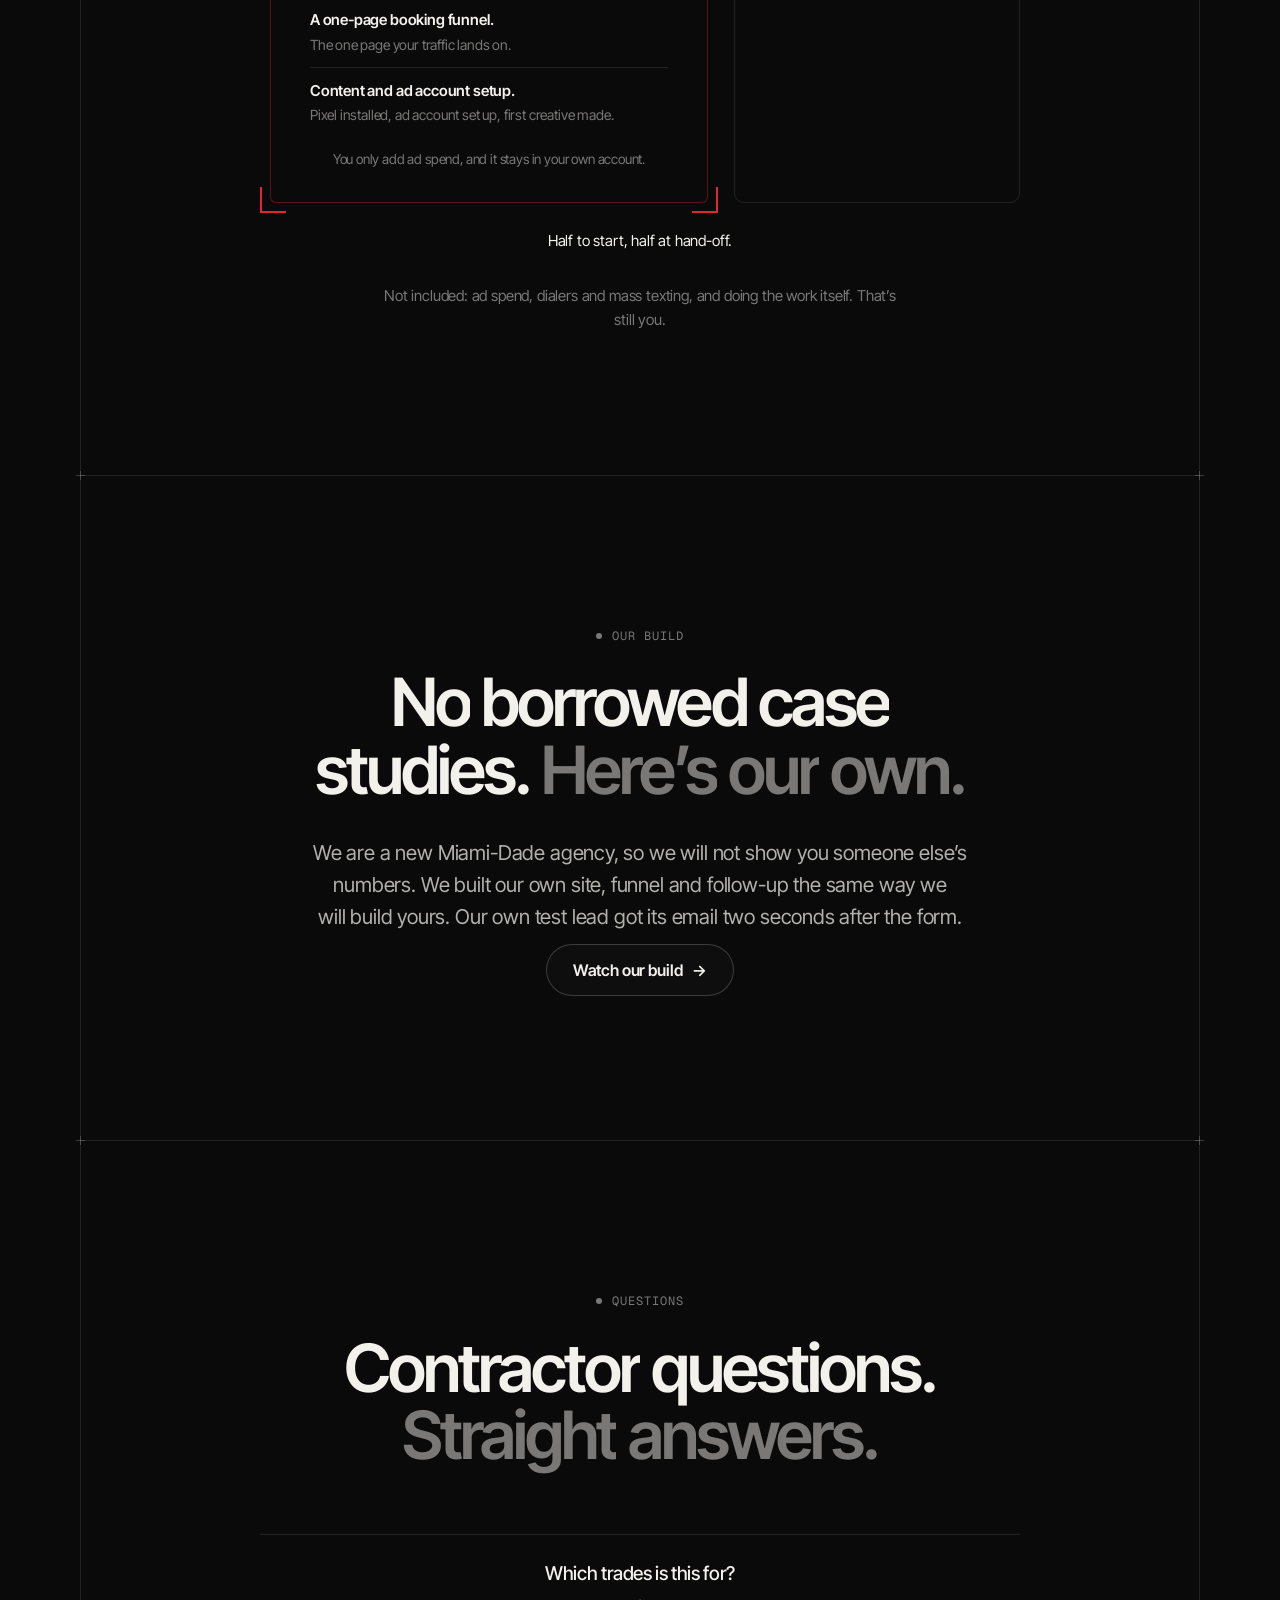
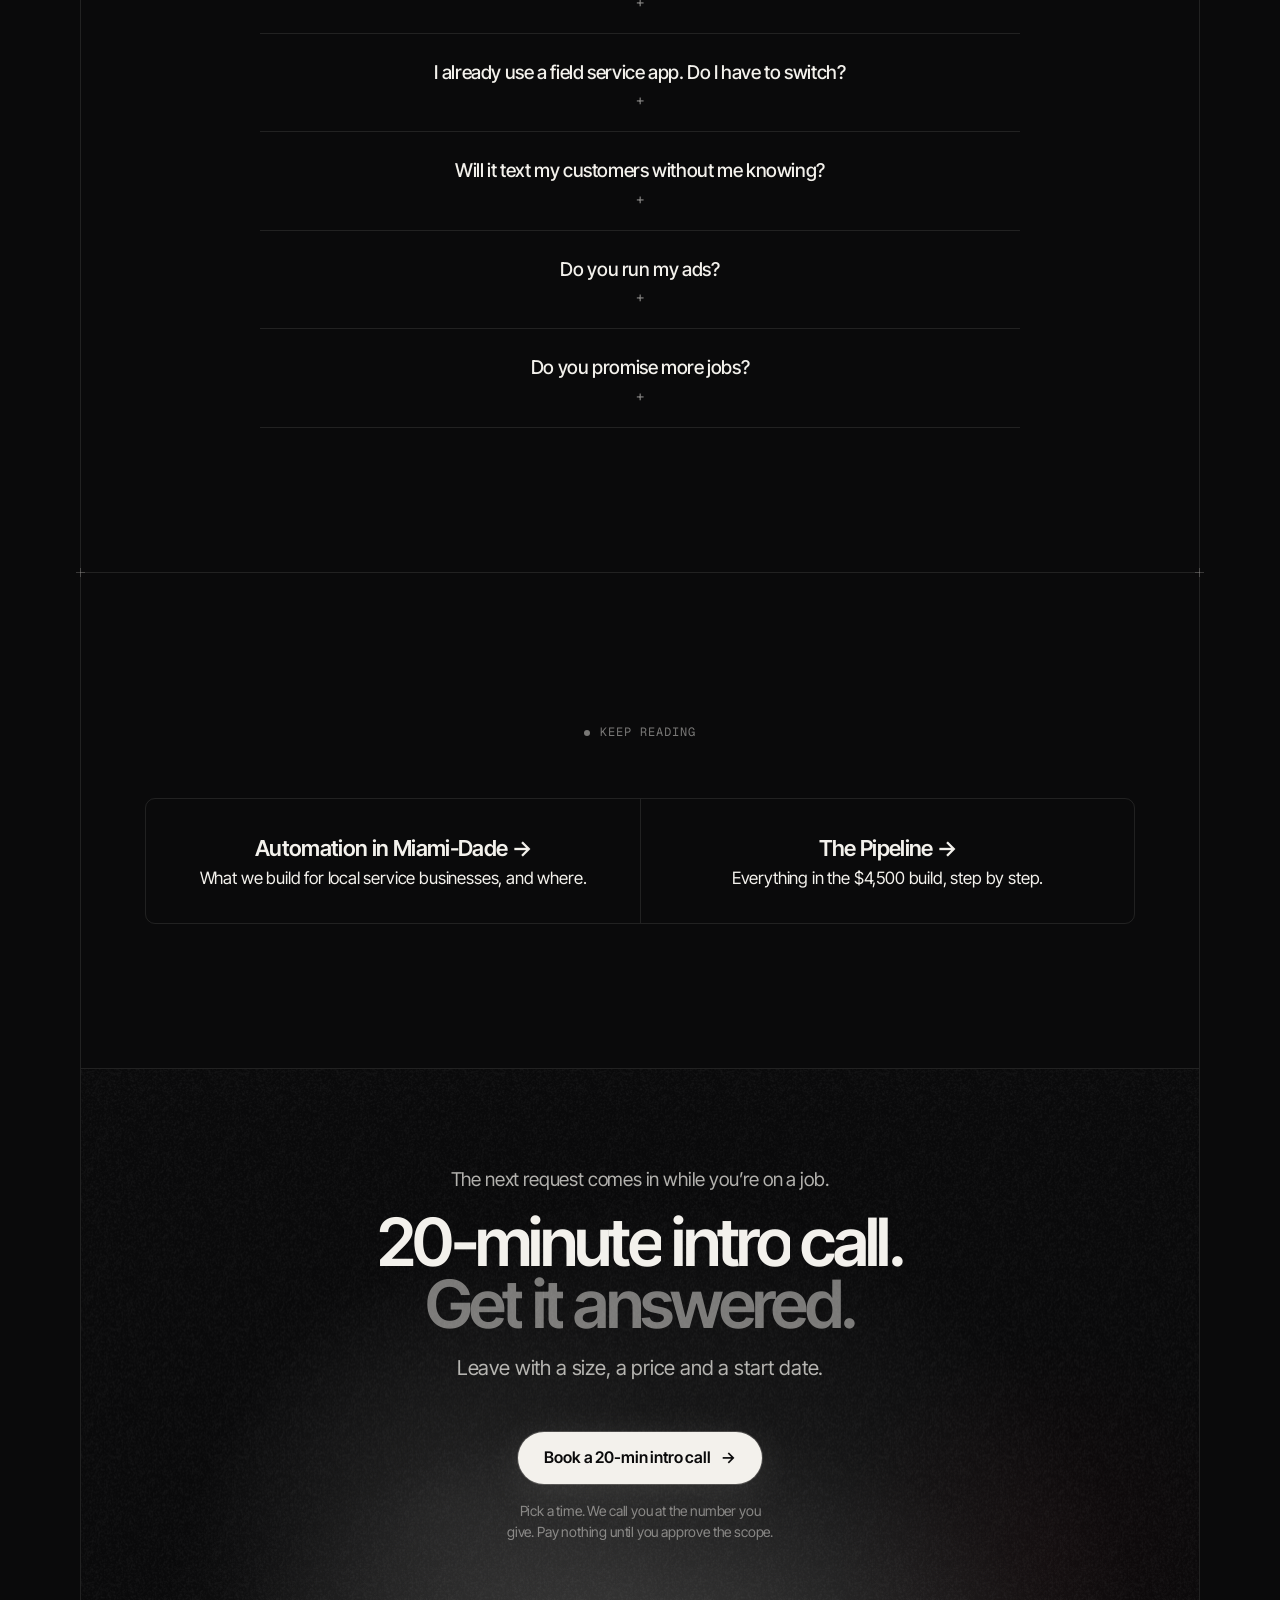
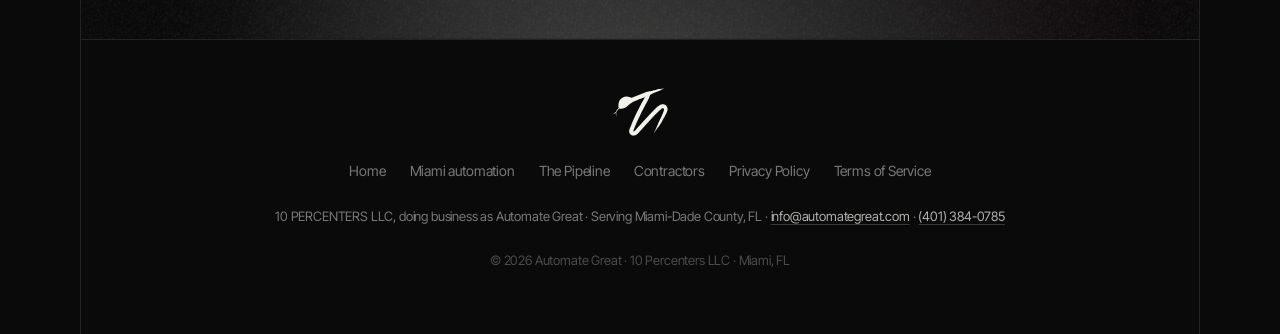
<file: contractors/index.html>
<!doctype html>
<html lang="en">
<head>
<meta charset="utf-8">
<meta name="viewport" content="width=device-width, initial-scale=1">
<title>Contractor Lead Follow-Up & CRM, Miami · Automate Great</title>
<meta name="description" content="Lead follow-up and CRM setup for Miami-Dade contractors. Estimate requests answered by text and email, booked on your calendar. $4,500, 10 business days.">
<link rel="canonical" href="https://automategreat.com/contractors/">
<meta name="theme-color" content="#050506">
<link rel="icon" href="/favicon.ico" sizes="any">
<link rel="icon" href="/img/favicon.svg" type="image/svg+xml">
<link rel="apple-touch-icon" href="/img/apple-touch-icon.png">
<link rel="icon" type="image/png" sizes="192x192" href="/favicon-192.png">
<link rel="icon" type="image/png" sizes="48x48" href="/favicon-48.png">
<link rel="manifest" href="/site.webmanifest">
<meta property="og:type" content="website">
<meta property="og:site_name" content="Automate Great">
<meta property="og:url" content="https://automategreat.com/contractors/">
<meta property="og:title" content="Contractor Lead Follow-Up & CRM, Miami · Automate Great">
<meta property="og:description" content="Lead follow-up and CRM setup for Miami-Dade contractors. Estimate requests answered by text and email, booked on your calendar. $4,500, 10 business days.">
<meta property="og:image" content="https://automategreat.com/img/og-share.png">
<meta property="og:image:width" content="1200">
<meta property="og:image:height" content="630">
<meta property="og:locale" content="en_US">
<meta name="twitter:card" content="summary_large_image">
<meta name="twitter:title" content="Contractor Lead Follow-Up & CRM, Miami · Automate Great">
<meta name="twitter:description" content="Lead follow-up and CRM setup for Miami-Dade contractors. Estimate requests answered by text and email, booked on your calendar. $4,500, 10 business days.">
<meta name="twitter:image" content="https://automategreat.com/img/og-share.png">
<link rel="preload" href="../fonts/InterTight-Variable.woff2" as="font" type="font/woff2" crossorigin>
<script type="application/ld+json">
{
 "@context": "https://schema.org",
 "@type": "Service",
 "name": "Lead follow-up and CRM setup for contractors",
 "description": "Lead follow-up and CRM setup for Miami-Dade contractors. Estimate requests answered by text and email, booked on your calendar. $4,500, 10 business days.",
 "url": "https://automategreat.com/contractors/",
 "provider": {
  "@id": "https://automategreat.com/#org"
 },
 "serviceType": "Business automation",
 "areaServed": {
  "@type": "AdministrativeArea",
  "name": "Miami-Dade County, FL"
 },
 "offers": [
  {
   "@type": "Offer",
   "name": "The Pipeline",
   "price": "4500",
   "priceCurrency": "USD",
   "url": "https://automategreat.com/pipeline/"
  },
  {
   "@type": "Offer",
   "name": "Support",
   "price": "297",
   "priceCurrency": "USD",
   "priceSpecification": {
    "@type": "UnitPriceSpecification",
    "price": "297",
    "priceCurrency": "USD",
    "unitText": "MONTH"
   }
  }
 ],
 "audience": {
  "@type": "BusinessAudience",
  "audienceType": "Contractors and home service businesses"
 }
}
</script>
<script type="application/ld+json">
{
 "@context": "https://schema.org",
 "@type": "BreadcrumbList",
 "itemListElement": [
  {
   "@type": "ListItem",
   "position": 1,
   "name": "Home",
   "item": "https://automategreat.com/"
  },
  {
   "@type": "ListItem",
   "position": 2,
   "name": "Contractors",
   "item": "https://automategreat.com/contractors/"
  }
 ]
}
</script>
<script type="application/ld+json">
{
 "@context": "https://schema.org",
 "@type": "FAQPage",
 "mainEntity": [
  {
   "@type": "Question",
   "name": "Which trades is this for?",
   "acceptedAnswer": {
    "@type": "Answer",
    "text": "Any trade that wins work from estimate requests: roofing, HVAC, plumbing, electrical, remodeling, pools, landscaping, painting and similar. If your jobs start with a call or a form, it fits."
   }
  },
  {
   "@type": "Question",
   "name": "I already use a field service app. Do I have to switch?",
   "acceptedAnswer": {
    "@type": "Answer",
    "text": "No. We build on what you have if it can do the job. If it cannot, we say so on the call and the move is part of the price, not a surprise."
   }
  },
  {
   "@type": "Question",
   "name": "Will it text my customers without me knowing?",
   "acceptedAnswer": {
    "@type": "Answer",
    "text": "Only the messages you approve in the scope, and only to people who opted in on your form. Every message honors STOP."
   }
  },
  {
   "@type": "Question",
   "name": "Do you run my ads?",
   "acceptedAnswer": {
    "@type": "Answer",
    "text": "We set up the ad account, install the pixel and make the first creative. Ads only turn on after the funnel works, and the spend stays in your own account."
   }
  },
  {
   "@type": "Question",
   "name": "Do you promise more jobs?",
   "acceptedAnswer": {
    "@type": "Answer",
    "text": "No. We promise scope and schedule, not results. You get a working system you can test from your own phone."
   }
  }
 ]
}
</script>
<link rel="stylesheet" href="../styles.css">
</head>
<body class="seo-page">

<header class="nav">
  <div class="col">
    <ul>
      <li><a href="../pipeline/">The Pipeline</a></li>
      <li><a href="../#proof">Our build</a></li>
      <li><a href="../pipeline/#price">Price</a></li>
      <li><a href="../#faq">Questions</a></li>
    </ul>
    <a class="logo" href="../" aria-label="Automate Great home"><img src="../img/logo-snake.svg" alt="" width="40" height="34"></a>
    <div class="nav-cta nav-call"><a class="btn btn-primary" href="../book/">Book a 20-min intro call</a></div>
  </div>
</header>

<main class="col" id="top">

<section class="hero">
  <div class="orb" aria-hidden="true"></div>
  <div class="hero-copy">
    <p class="mono eyebrow accent rv">For contractors · Miami-Dade</p>
    <h1 class="rv"><span class="ln">Lead follow-up for</span> <span class="ln dim">Miami-Dade contractors.</span></h1>
    <p class="lead rv">Every estimate request gets an answer, a booking and a reminder, while you’re on the job. $4,500 fixed. Live in 10 business days.</p>
    <div class="cta-row rv"><a class="btn btn-primary" href="../book/">Book a 20-min intro call <span class="arr">→</span></a></div>
    <p class="under rv">Pick a time. We call you at the number you give. Price in writing. You own every account.</p>
  </div>
  <figure class="hero-media">
    <div class="walk"><div class="terminal" style="margin:0;max-width:none">
      <div class="bar"><i></i><i></i><i></i><span class="mono">scope · contractor.txt</span></div>
<pre><span class="c">request in ....</span> <span class="p">form or ad</span>
<span class="c">reply .........</span> <span class="p">text + email</span>
<span class="c">visit .........</span> <span class="p">on your calendar</span>
<span class="c">reminder ......</span> <span class="p">before the visit</span>
<span class="c">after quote ...</span> <span class="p">follow-up</span>
<span class="c">price .........</span> <span class="p">$4,500</span>
<span class="c">live ..........</span> <span class="p">10 business days</span></pre>
    </div></div>
    <figcaption class="mono">An example scope for a trade. Yours is written on the call.</figcaption>
  </figure>
</section>

<section id="problem">
  <span class="cross l"></span><span class="cross r"></span>
  <p class="mono eyebrow rv">The leak</p>
  <h2 class="rv">You’re on a roof. <span class="dim">The lead is on hold.</span></h2>
  <div class="promises rv">
    <div><h4>Forms sit</h4><p>A request comes in at 10 a.m. and gets a reply that night, after the customer has called two other shops.</p></div>
    <div><h4>Estimates go quiet</h4><p>You quote the job, then nobody follows up because the next job already started.</p></div>
    <div><h4>Notes live in your phone</h4><p>Names, addresses and promises spread across texts, voicemails and a notebook.</p></div>
  </div>
</section>

<section id="ways">
  <span class="cross l"></span><span class="cross r"></span>
  <p class="mono eyebrow rv">What we build for a contractor</p>
  <h2 class="rv">Request in. <span class="dim">Estimate visit booked.</span></h2>
  <ol class="build rv spot">
    <li><span class="mono n">01</span><h4>Your offer</h4><p>What you do, where you work and why you, written so a homeowner gets it in one read.</p></li>
    <li><span class="mono n">02</span><h4>CRM + calendar</h4><p>Every request lands in one pipeline, and estimate visits land on one calendar.</p></li>
    <li class="money"><span class="mono n">03</span><h4>Follow-up <span class="tag">Makes the money</span></h4><p>Text and email go out on their own when a request comes in, and again after you quote.</p></li>
    <li><span class="mono n">04</span><h4>Booking page</h4><p>One page, one form. A homeowner on a phone can request a visit without calling.</p></li>
    <li><span class="mono n">05</span><h4>Content</h4><p>Your finished jobs become the posts and videos that send the next request.</p></li>
    <li><span class="mono n">06</span><h4>Ads, last</h4><p>Ad account set up and ready. No paid traffic until the booking page works.</p></li>
  </ol>
  <p class="rv"><a class="btn btn-ghost" href="../pipeline/">See everything in The Pipeline <span class="arr">→</span></a></p>
</section>

<section id="price">
  <span class="cross l"></span><span class="cross r"></span>
  <p class="mono eyebrow rv">Price</p>
  <h2 class="rv">Priced like a job. <span class="dim">Quoted before we start.</span></h2>
  <div class="subgrid two price-grid rv">
    <div class="trim"><div class="cell build-box"><h4>The Pipeline — $4,500</h4><p class="sub">Built and live in 10 business days from the approved scope.</p>
      <ul class="incl">
        <li><b>Your offer, written to sell.</b> <span>Clear enough that people get it in one read.</span></li>
        <li><b>CRM + calendar, wired together.</b> <span>Every lead gets captured and answered.</span></li>
        <li><b>Text and email follow-up.</b> <span>Messages go out on their own while the lead is still interested.</span></li>
        <li><b>A one-page booking funnel.</b> <span>The one page your traffic lands on.</span></li>
        <li><b>Content and ad account setup.</b> <span>Pixel installed, ad account set up, first creative made.</span></li>
      </ul>
      <p class="fine">You only add ad spend, and it stays in your own account.</p></div></div>
    <div class="cell"><h4>Support</h4><p>$297/mo keeps the follow-up running. Cancel anytime.</p></div>
  </div>
  <p class="pay rv">Half to start, half at hand-off.</p>
  <p class="smaller rv">Not included: ad spend, dialers and mass texting, and doing the work itself. That’s still you.</p>
</section>

<section id="proof">
  <span class="cross l"></span><span class="cross r"></span>
  <p class="mono eyebrow rv">Our build</p>
  <h2 class="rv">No borrowed case studies. <span class="dim">Here’s our own.</span></h2>
  <p class="lead rv">We are a new Miami-Dade agency, so we will not show you someone else’s numbers. We built our own site, funnel and follow-up the same way we will build yours. Our own test lead got its email two seconds after the form.</p>
  <p class="rv"><a class="btn btn-ghost" href="../#proof">Watch our build <span class="arr">→</span></a></p>
</section>

<section id="faq">
  <span class="cross l"></span><span class="cross r"></span>
  <p class="mono eyebrow rv">Questions</p>
  <h2 class="rv">Contractor questions. <span class="dim">Straight answers.</span></h2>
  <div class="faq rv">
    <details><summary>Which trades is this for?</summary><p>Any trade that wins work from estimate requests: roofing, HVAC, plumbing, electrical, remodeling, pools, landscaping, painting and similar. If your jobs start with a call or a form, it fits.</p></details>
    <details><summary>I already use a field service app. Do I have to switch?</summary><p>No. We build on what you have if it can do the job. If it cannot, we say so on the call and the move is part of the price, not a surprise.</p></details>
    <details><summary>Will it text my customers without me knowing?</summary><p>Only the messages you approve in the scope, and only to people who opted in on your form. Every message honors STOP.</p></details>
    <details><summary>Do you run my ads?</summary><p>We set up the ad account, install the pixel and make the first creative. Ads only turn on after the funnel works, and the spend stays in your own account.</p></details>
    <details><summary>Do you promise more jobs?</summary><p>No. We promise scope and schedule, not results. You get a working system you can test from your own phone.</p></details>
  </div>
</section>

<section id="related">
  <span class="cross l"></span><span class="cross r"></span>
  <p class="mono eyebrow rv">Keep reading</p>
  <div class="subgrid two rv">
    <div class="cell"><h4><a href="../miami-ai-automation/">Automation in Miami-Dade →</a></h4><p>What we build for local service businesses, and where.</p></div>
    <div class="cell"><h4><a href="../pipeline/">The Pipeline →</a></h4><p>Everything in the $4,500 build, step by step.</p></div>
  </div>
</section>

<section class="final">
  <span class="cross l"></span><span class="cross r"></span>
  <p class="pre rv">The next request comes in while you’re on a job.</p>
  <h2 class="rv"><span class="ln">20-minute intro call.</span> <span class="ln dim">Get it answered.</span></h2>
  <p class="lead rv">Leave with a size, a price and a start date.</p>
  <div class="cta-row rv"><a class="btn btn-primary" href="../book/">Book a 20-min intro call <span class="arr">→</span></a></div>
  <p class="under rv">Pick a time. We call you at the number you give. Pay nothing until you approve the scope.</p>
</section>

<footer>
  <a class="logo" href="../" aria-label="Automate Great home"><img src="../img/logo-snake.svg" alt="" width="56" height="48"></a>
  <ul><li><a href="../">Home</a></li><li><a href="../miami-ai-automation/">Miami automation</a></li><li><a href="../pipeline/">The Pipeline</a></li><li><a href="../contractors/">Contractors</a></li><li><a href="../privacy/">Privacy Policy</a></li><li><a href="../terms/">Terms of Service</a></li></ul>
  <div class="copy contact"><span><span class="nw">10 PERCENTERS LLC, doing business as Automate Great</span> · <span class="nw">Serving Miami-Dade County, FL</span> · <a href="mailto:info@automategreat.com">info@automategreat.com</a> · <a href="tel:+14013840785">(401) 384-0785</a></span></div>
  <div class="copy"><span>© 2026 Automate Great · 10 Percenters LLC · Miami, FL</span></div>
</footer>

</main>

<div class="sticky"><a class="btn btn-primary" href="../book/">Book a 20-min intro call <span class="arr">→</span></a></div>
<script src="../main.js"></script>
</body>
</html>
</file>
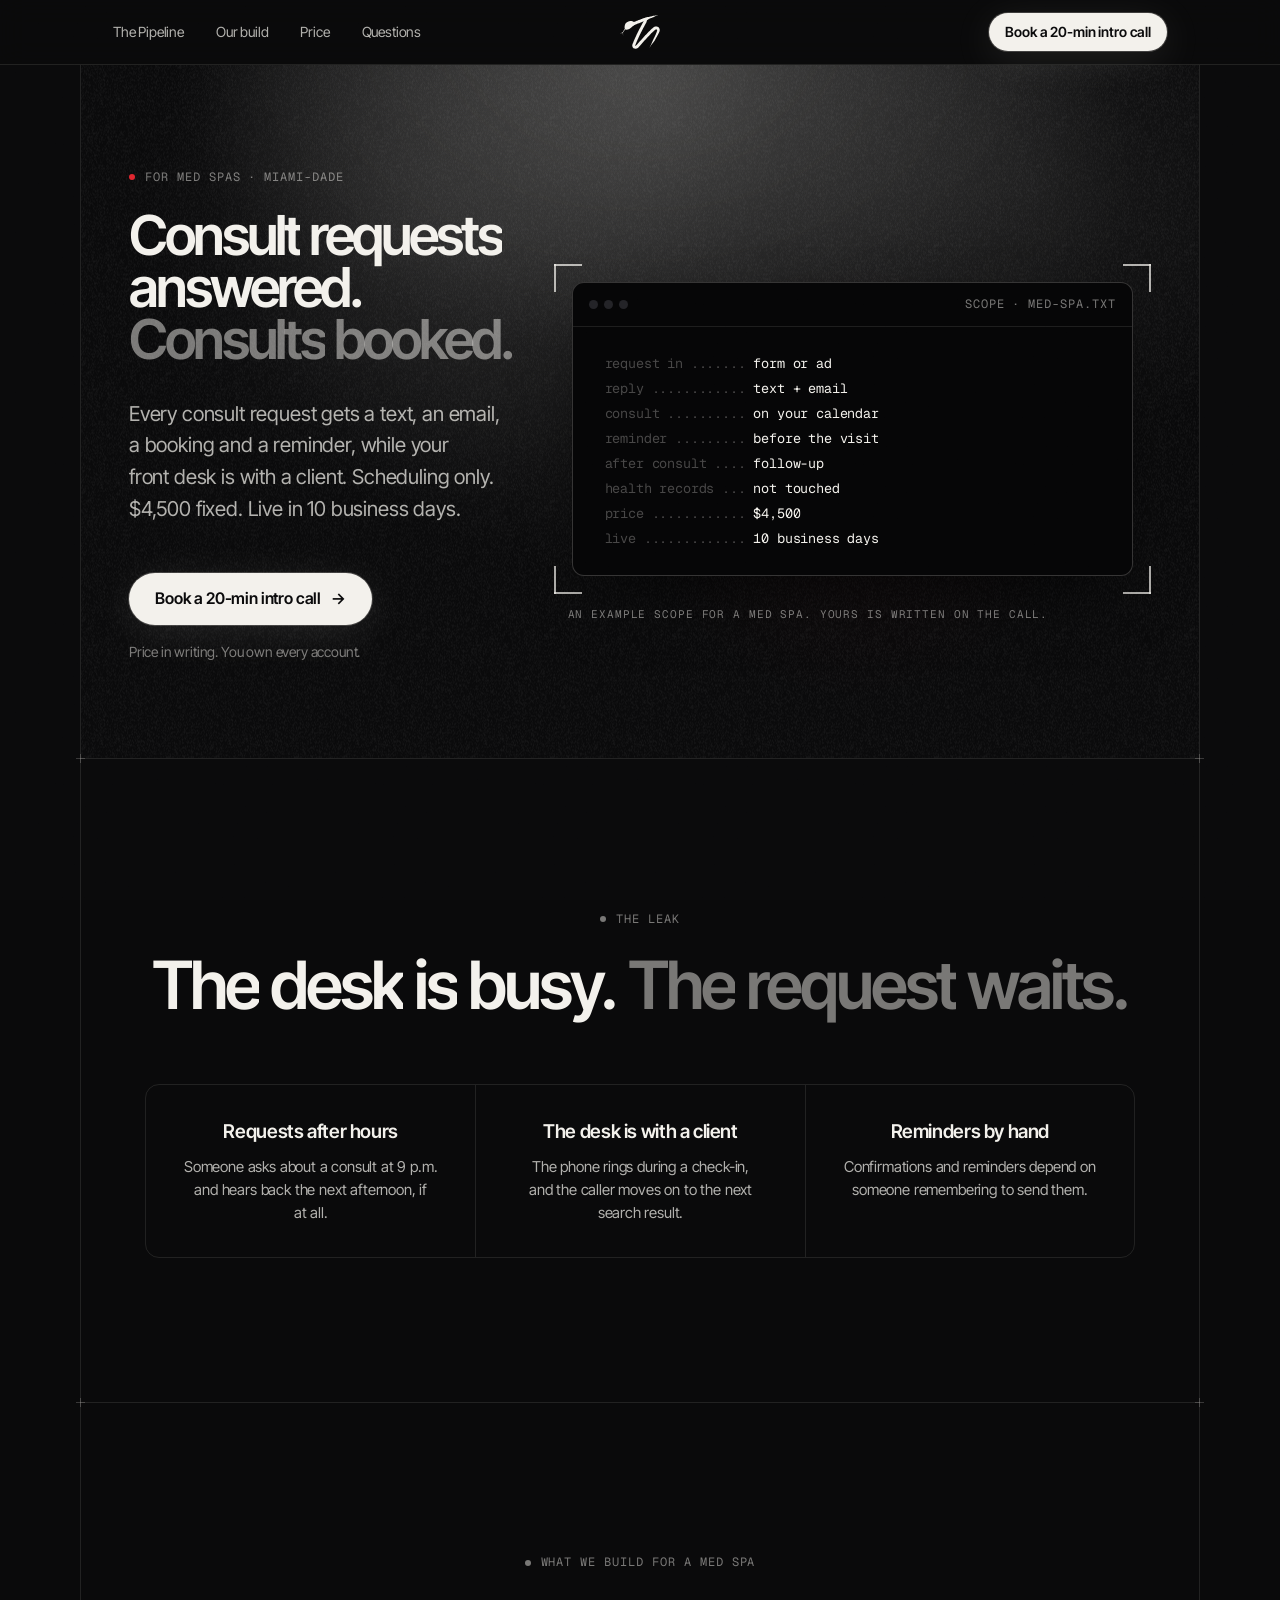
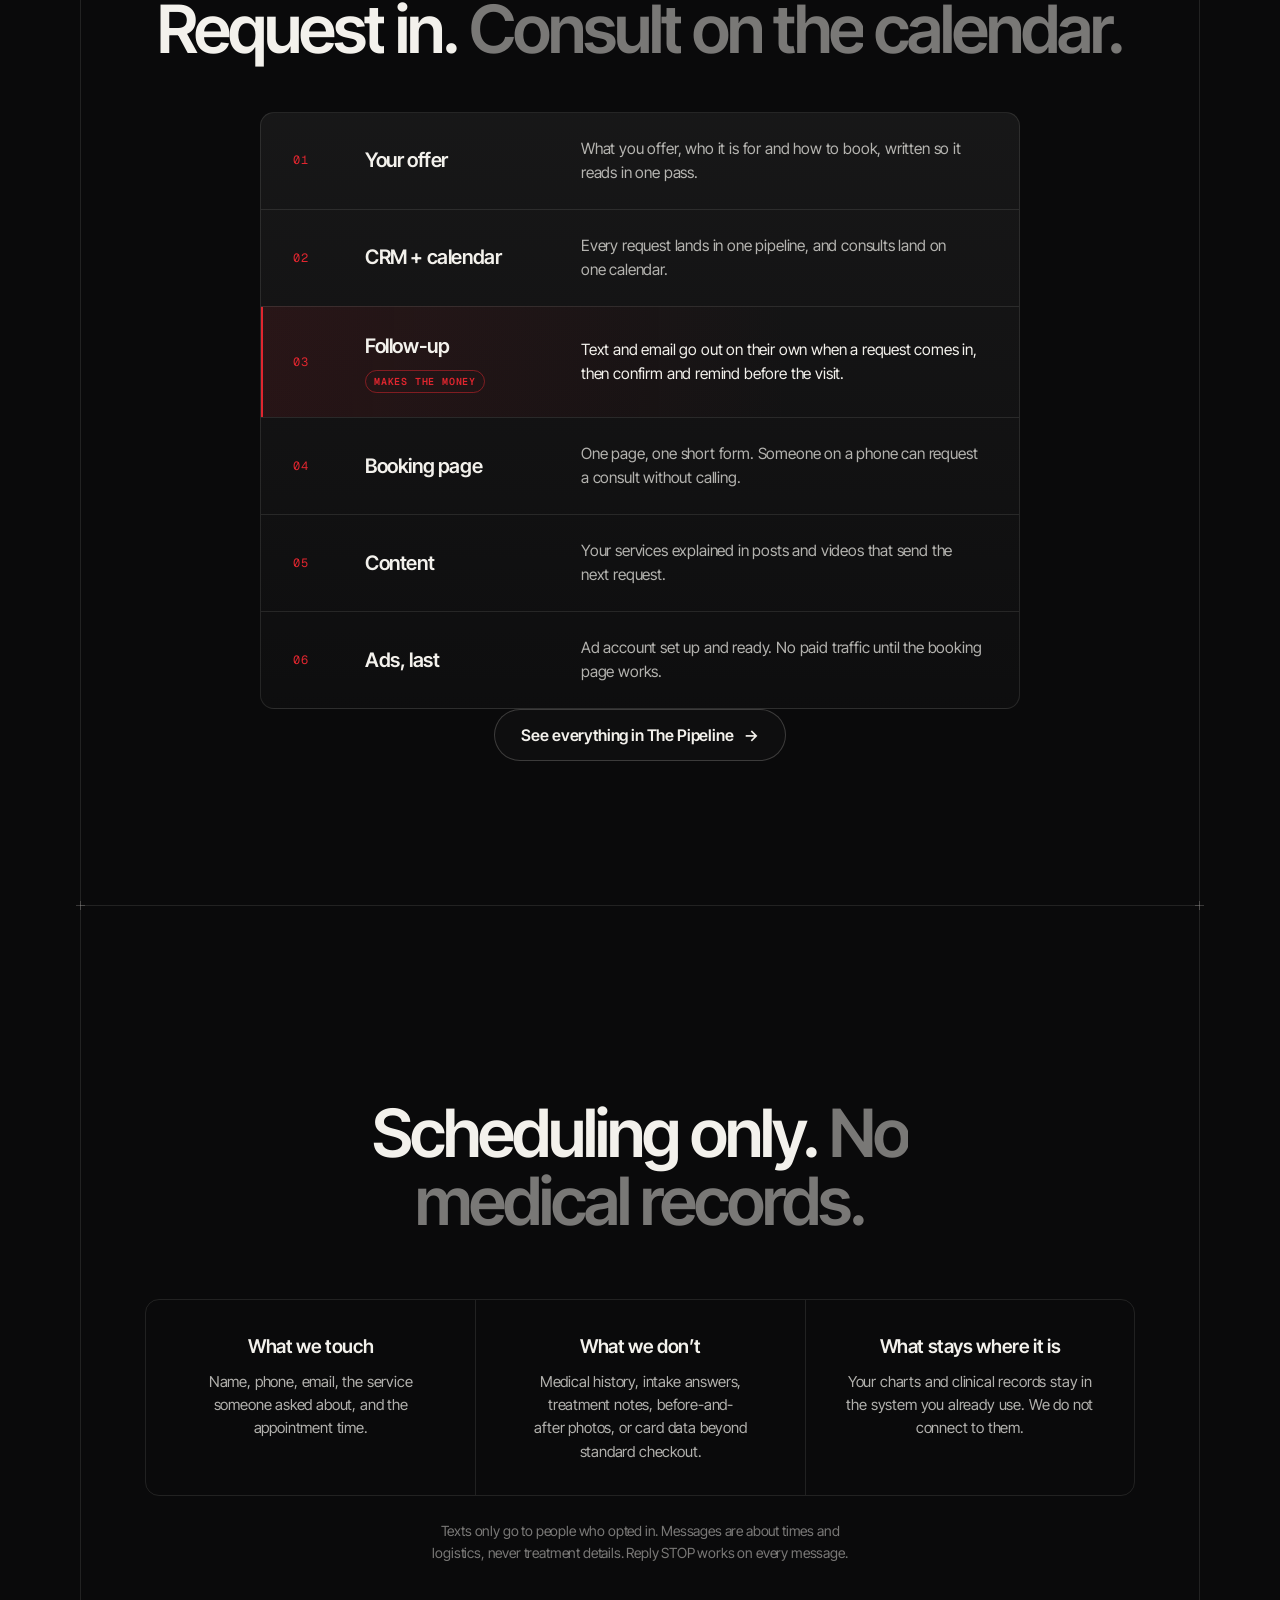
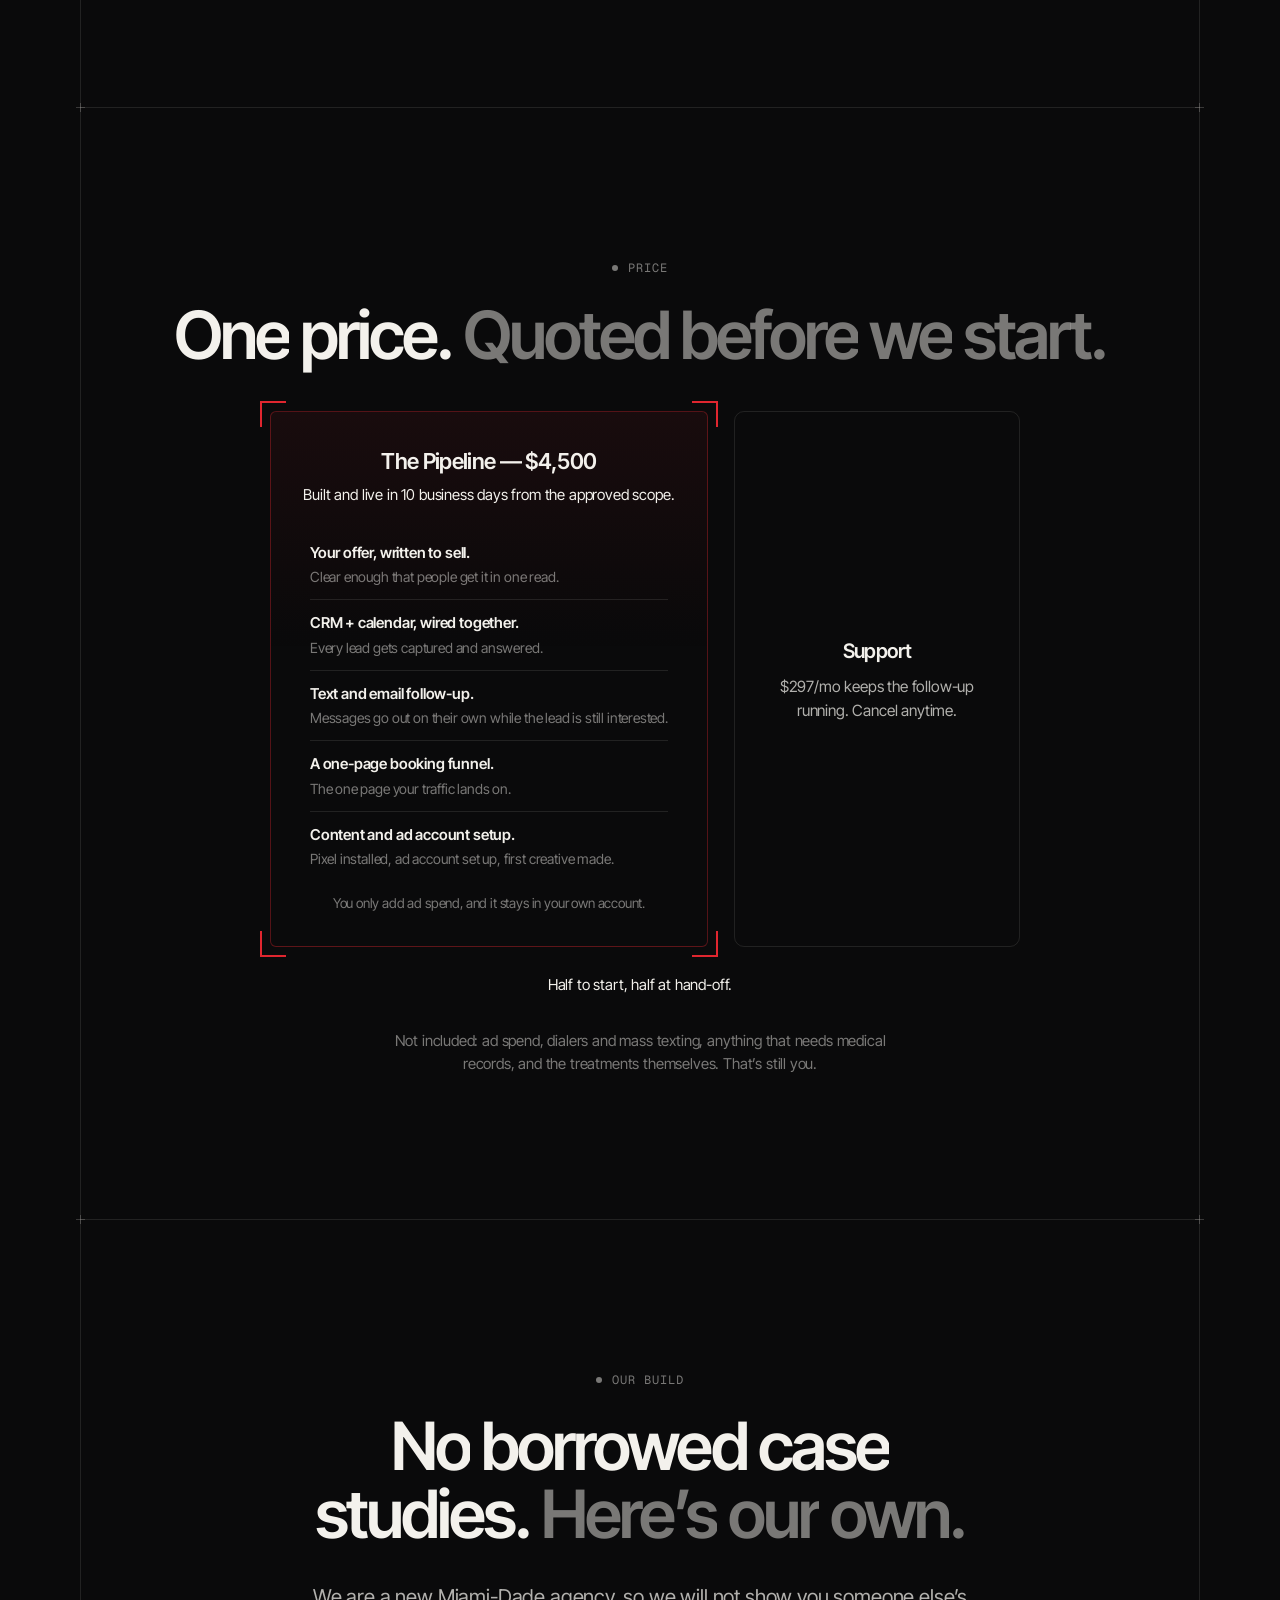
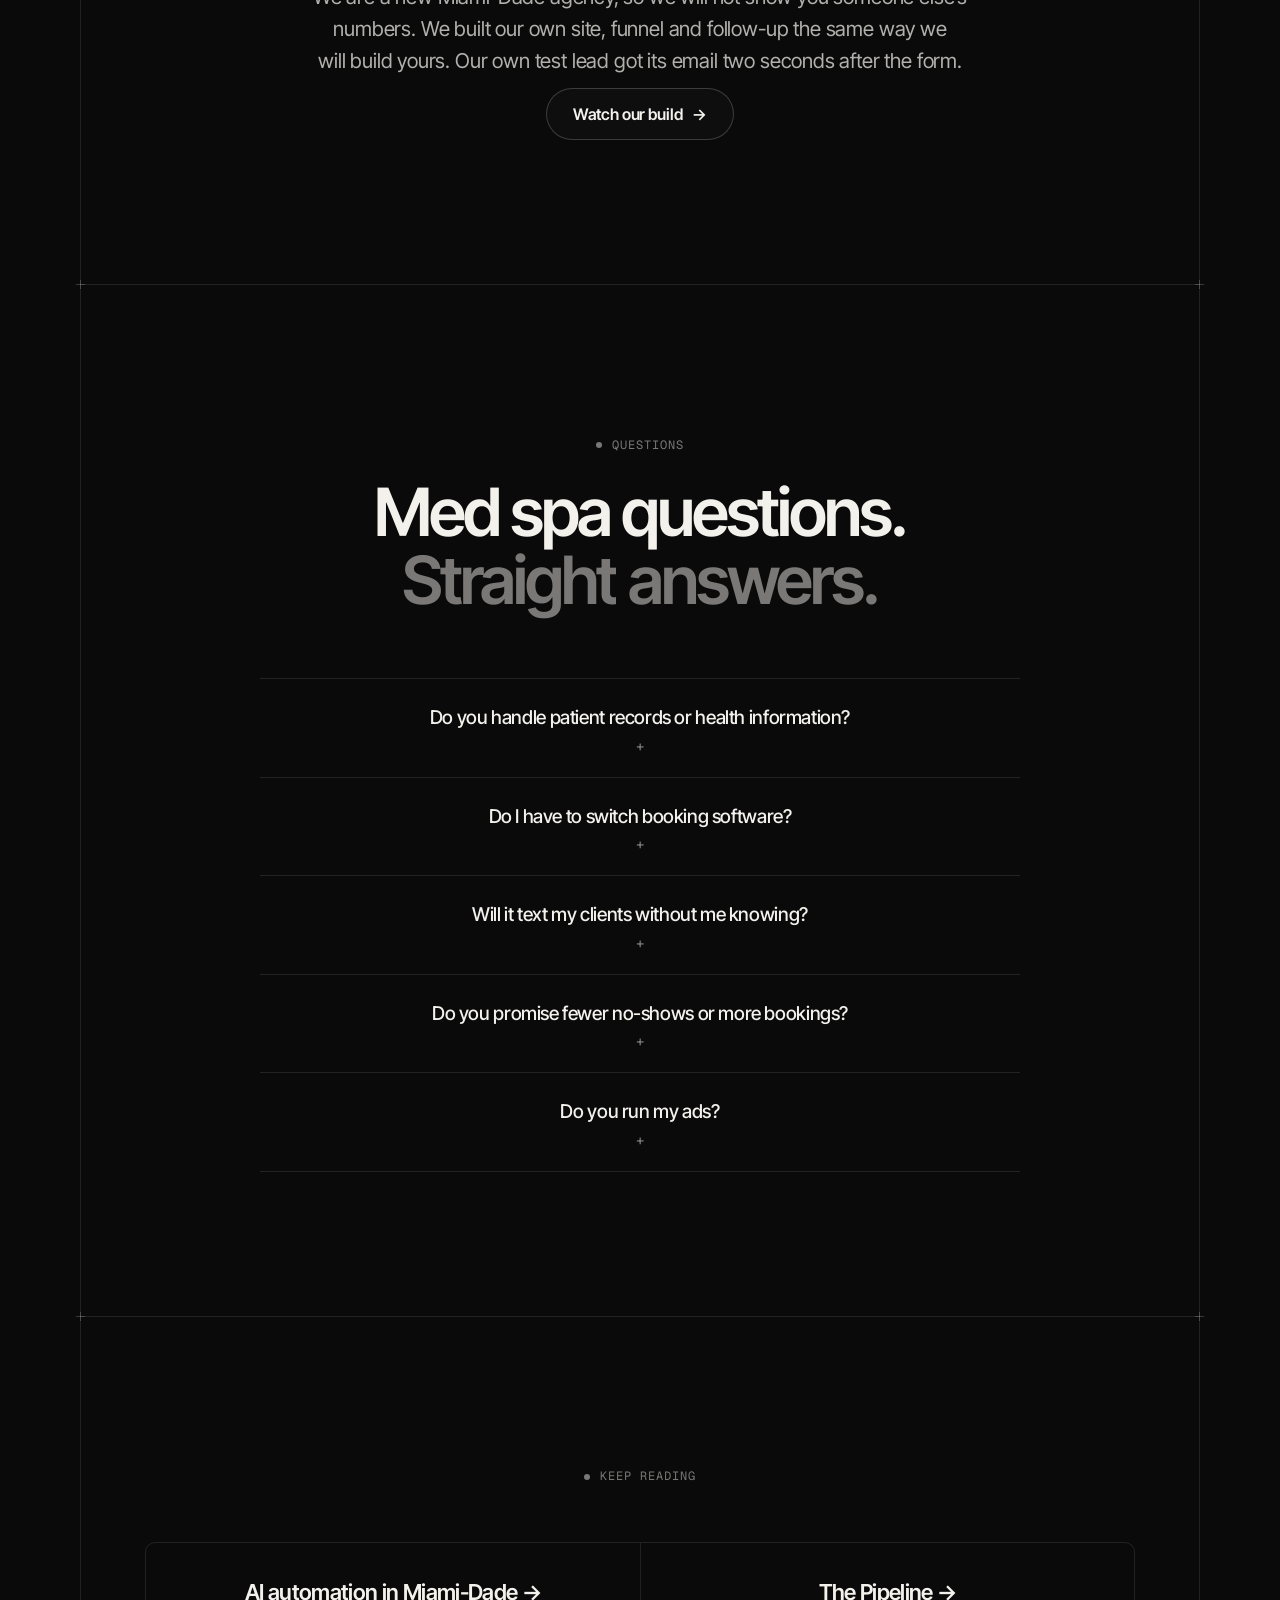
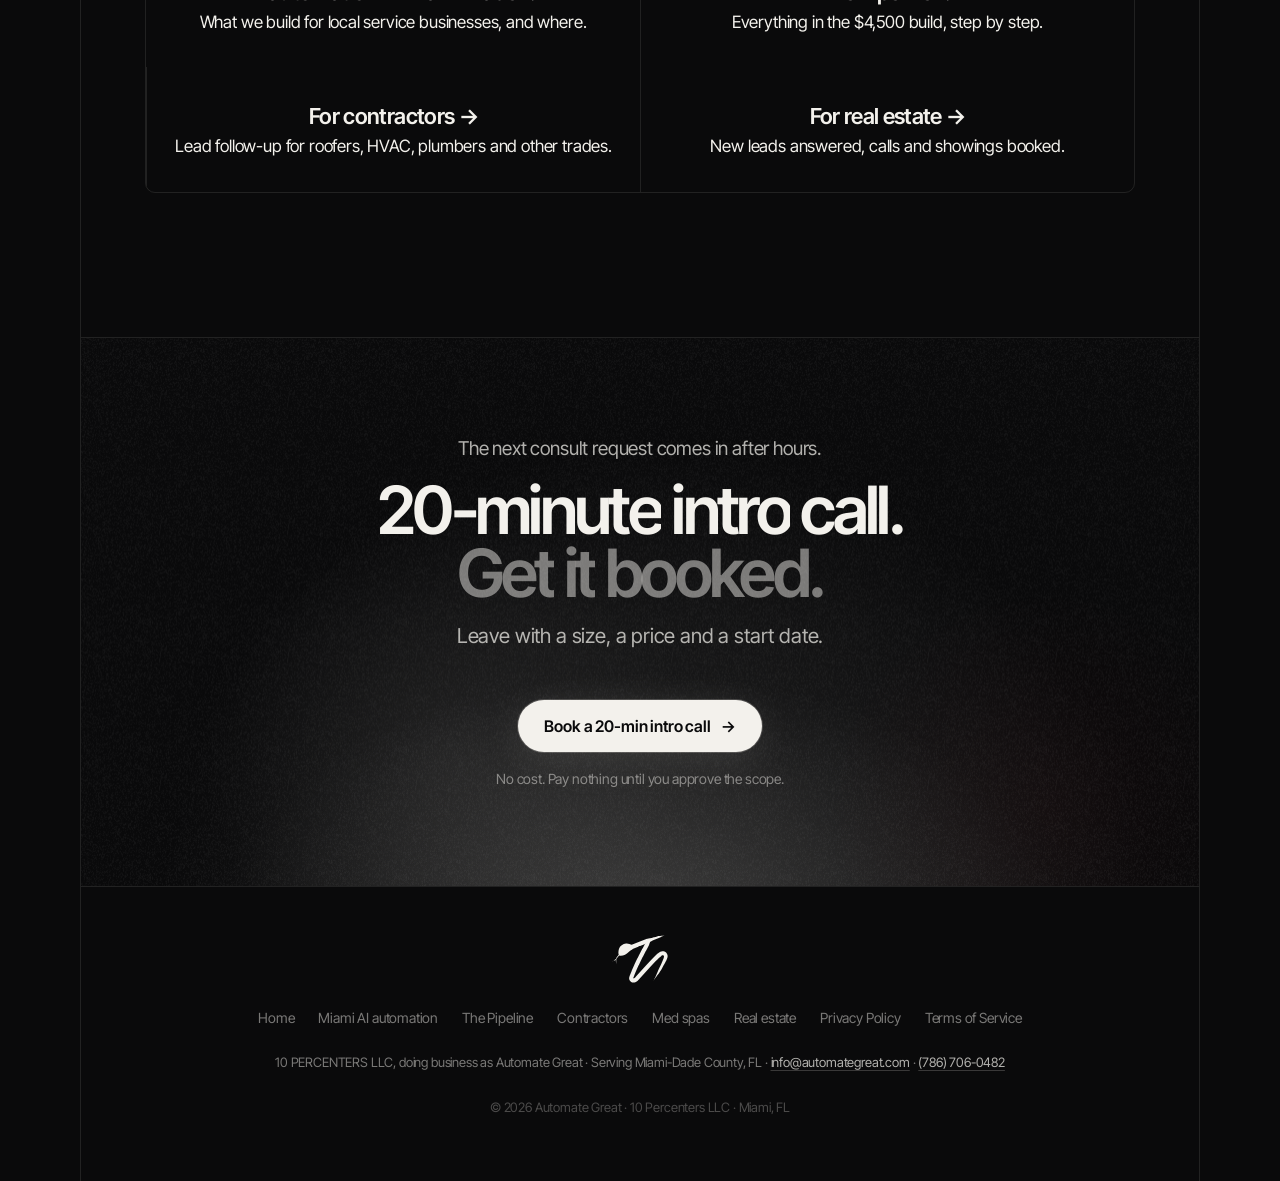
<file: med-spas/index.html>
<!doctype html>
<html lang="en">
<head>
<meta charset="utf-8">
<meta name="viewport" content="width=device-width, initial-scale=1">
<title>Med Spa Booking & Lead Follow-Up, Miami · Automate Great</title>
<meta name="description" content="Booking and lead follow-up for Miami-Dade med spas: consult requests answered by text and email, booked and reminded. Scheduling only. $4,500.">
<link rel="canonical" href="https://automategreat.com/med-spas/">
<meta name="theme-color" content="#050506">
<link rel="icon" href="/favicon.ico" sizes="any">
<link rel="icon" href="/img/favicon.svg" type="image/svg+xml">
<link rel="apple-touch-icon" href="/img/apple-touch-icon.png">
<meta property="og:type" content="website">
<meta property="og:site_name" content="Automate Great">
<meta property="og:url" content="https://automategreat.com/med-spas/">
<meta property="og:title" content="Med Spa Booking & Lead Follow-Up, Miami · Automate Great">
<meta property="og:description" content="Booking and lead follow-up for Miami-Dade med spas: consult requests answered by text and email, booked and reminded. Scheduling only. $4,500.">
<meta property="og:image" content="https://automategreat.com/img/og-share.png">
<meta property="og:image:width" content="1200">
<meta property="og:image:height" content="630">
<meta property="og:locale" content="en_US">
<meta name="twitter:card" content="summary_large_image">
<meta name="twitter:title" content="Med Spa Booking & Lead Follow-Up, Miami · Automate Great">
<meta name="twitter:description" content="Booking and lead follow-up for Miami-Dade med spas: consult requests answered by text and email, booked and reminded. Scheduling only. $4,500.">
<meta name="twitter:image" content="https://automategreat.com/img/og-share.png">
<link rel="preload" href="../fonts/InterTight-Variable.woff2" as="font" type="font/woff2" crossorigin>
<script type="application/ld+json">
{
 "@context": "https://schema.org",
 "@type": "Service",
 "name": "Booking and lead follow-up for med spas",
 "description": "Booking and lead follow-up for Miami-Dade med spas: consult requests answered by text and email, booked and reminded. Scheduling only. $4,500.",
 "url": "https://automategreat.com/med-spas/",
 "provider": {
  "@id": "https://automategreat.com/#org"
 },
 "serviceType": "Appointment booking and lead follow-up setup",
 "areaServed": {
  "@type": "AdministrativeArea",
  "name": "Miami-Dade County, FL"
 },
 "offers": [
  {
   "@type": "Offer",
   "name": "The Pipeline",
   "price": "4500",
   "priceCurrency": "USD",
   "url": "https://automategreat.com/pipeline/"
  },
  {
   "@type": "Offer",
   "name": "Support",
   "price": "297",
   "priceCurrency": "USD",
   "priceSpecification": {
    "@type": "UnitPriceSpecification",
    "price": "297",
    "priceCurrency": "USD",
    "unitText": "MONTH"
   }
  }
 ],
 "audience": {
  "@type": "BusinessAudience",
  "audienceType": "Med spas and aesthetic clinics"
 }
}
</script>
<script type="application/ld+json">
{
 "@context": "https://schema.org",
 "@type": "BreadcrumbList",
 "itemListElement": [
  {
   "@type": "ListItem",
   "position": 1,
   "name": "Home",
   "item": "https://automategreat.com/"
  },
  {
   "@type": "ListItem",
   "position": 2,
   "name": "Med spas",
   "item": "https://automategreat.com/med-spas/"
  }
 ]
}
</script>
<script type="application/ld+json">
{
 "@context": "https://schema.org",
 "@type": "FAQPage",
 "mainEntity": [
  {
   "@type": "Question",
   "name": "Do you handle patient records or health information?",
   "acceptedAnswer": {
    "@type": "Answer",
    "text": "No. We work on the scheduling side only: name, contact details, the service someone asked about and the appointment time. Charts, intake answers, treatment notes and photos stay in the system you already use. We do not handle medical records or card data beyond standard checkout."
   }
  },
  {
   "@type": "Question",
   "name": "Do I have to switch booking software?",
   "acceptedAnswer": {
    "@type": "Answer",
    "text": "No. We build on what you have if it can do the job. If it cannot, we say so on the call and the move is part of the price, not a surprise."
   }
  },
  {
   "@type": "Question",
   "name": "Will it text my clients without me knowing?",
   "acceptedAnswer": {
    "@type": "Answer",
    "text": "Only the messages you approve in the scope, and only to people who opted in on your form. Messages stay about times and logistics, never treatment details. Every message honors STOP."
   }
  },
  {
   "@type": "Question",
   "name": "Do you promise fewer no-shows or more bookings?",
   "acceptedAnswer": {
    "@type": "Answer",
    "text": "No. We promise scope and schedule, not results. You get a working system you can test from your own phone: a request gets the text and email, and a booking lands on your calendar with its reminders."
   }
  },
  {
   "@type": "Question",
   "name": "Do you run my ads?",
   "acceptedAnswer": {
    "@type": "Answer",
    "text": "We set up the ad account, install the pixel and make the first creative. Ads only turn on after the booking page works, and the spend stays in your own account."
   }
  }
 ]
}
</script>
<link rel="stylesheet" href="../styles.css">
</head>
<body class="seo-page">

<header class="nav">
  <div class="col">
    <ul>
      <li><a href="../pipeline/">The Pipeline</a></li>
      <li><a href="../#proof">Our build</a></li>
      <li><a href="../pipeline/#price">Price</a></li>
      <li><a href="../#faq">Questions</a></li>
    </ul>
    <a class="logo" href="../" aria-label="Automate Great home"><img src="../img/logo-snake.svg" alt="" width="40" height="34"></a>
    <div class="nav-cta nav-call"><a class="btn btn-primary" href="https://go.automategreat.com/start">Book a 20-min intro call</a></div>
  </div>
</header>

<main class="col" id="top">

<section class="hero">
  <div class="orb" aria-hidden="true"></div>
  <div class="hero-copy">
    <p class="mono eyebrow accent rv">For med spas · Miami-Dade</p>
    <h1 class="rv"><span class="ln">Consult requests answered.</span> <span class="ln dim">Consults booked.</span></h1>
    <p class="lead rv">Every consult request gets a text, an email, a booking and a reminder, while your front desk is with a client. Scheduling only. $4,500 fixed. Live in 10 business days.</p>
    <div class="cta-row rv"><a class="btn btn-primary" href="https://go.automategreat.com/start">Book a 20-min intro call <span class="arr">→</span></a></div>
    <p class="under rv">Price in writing. You own every account.</p>
  </div>
  <figure class="hero-media">
    <div class="walk"><div class="terminal" style="margin:0;max-width:none">
      <div class="bar"><i></i><i></i><i></i><span class="mono">scope · med-spa.txt</span></div>
<pre><span class="c">request in .......</span> <span class="p">form or ad</span>
<span class="c">reply ............</span> <span class="p">text + email</span>
<span class="c">consult ..........</span> <span class="p">on your calendar</span>
<span class="c">reminder .........</span> <span class="p">before the visit</span>
<span class="c">after consult ....</span> <span class="p">follow-up</span>
<span class="c">health records ...</span> <span class="p">not touched</span>
<span class="c">price ............</span> <span class="p">$4,500</span>
<span class="c">live .............</span> <span class="p">10 business days</span></pre>
    </div></div>
    <figcaption class="mono">An example scope for a med spa. Yours is written on the call.</figcaption>
  </figure>
</section>

<section id="problem">
  <span class="cross l"></span><span class="cross r"></span>
  <p class="mono eyebrow rv">The leak</p>
  <h2 class="rv">The desk is busy. <span class="dim">The request waits.</span></h2>
  <div class="promises rv">
    <div><h4>Requests after hours</h4><p>Someone asks about a consult at 9 p.m. and hears back the next afternoon, if at all.</p></div>
    <div><h4>The desk is with a client</h4><p>The phone rings during a check-in, and the caller moves on to the next search result.</p></div>
    <div><h4>Reminders by hand</h4><p>Confirmations and reminders depend on someone remembering to send them.</p></div>
  </div>
</section>

<section id="ways">
  <span class="cross l"></span><span class="cross r"></span>
  <p class="mono eyebrow rv">What we build for a med spa</p>
  <h2 class="rv">Request in. <span class="dim">Consult on the calendar.</span></h2>
  <ol class="build rv spot">
    <li><span class="mono n">01</span><h4>Your offer</h4><p>What you offer, who it is for and how to book, written so it reads in one pass.</p></li>
    <li><span class="mono n">02</span><h4>CRM + calendar</h4><p>Every request lands in one pipeline, and consults land on one calendar.</p></li>
    <li class="money"><span class="mono n">03</span><h4>Follow-up <span class="tag">Makes the money</span></h4><p>Text and email go out on their own when a request comes in, then confirm and remind before the visit.</p></li>
    <li><span class="mono n">04</span><h4>Booking page</h4><p>One page, one short form. Someone on a phone can request a consult without calling.</p></li>
    <li><span class="mono n">05</span><h4>Content</h4><p>Your services explained in posts and videos that send the next request.</p></li>
    <li><span class="mono n">06</span><h4>Ads, last</h4><p>Ad account set up and ready. No paid traffic until the booking page works.</p></li>
  </ol>
  <p class="rv"><a class="btn btn-ghost" href="../pipeline/">See everything in The Pipeline <span class="arr">→</span></a></p>
</section>

<section id="boundary">
  <span class="cross l"></span><span class="cross r"></span>
  <p class="mono eyebrow rv">The boundary</p>
  <h2 class="rv">Scheduling only. <span class="dim">No medical records.</span></h2>
  <div class="promises rv">
    <div><h4>What we touch</h4><p>Name, phone, email, the service someone asked about, and the appointment time.</p></div>
    <div><h4>What we don’t</h4><p>Medical history, intake answers, treatment notes, before-and-after photos, or card data beyond standard checkout.</p></div>
    <div><h4>What stays where it is</h4><p>Your charts and clinical records stay in the system you already use. We do not connect to them.</p></div>
  </div>
  <p class="disclaim rv">Texts only go to people who opted in. Messages are about times and logistics, never treatment details. Reply STOP works on every message.</p>
</section>

<section id="price">
  <span class="cross l"></span><span class="cross r"></span>
  <p class="mono eyebrow rv">Price</p>
  <h2 class="rv">One price. <span class="dim">Quoted before we start.</span></h2>
  <div class="subgrid two price-grid rv">
    <div class="trim"><div class="cell build-box"><h4>The Pipeline — $4,500</h4><p class="sub">Built and live in 10 business days from the approved scope.</p>
      <ul class="incl">
        <li><b>Your offer, written to sell.</b> <span>Clear enough that people get it in one read.</span></li>
        <li><b>CRM + calendar, wired together.</b> <span>Every lead gets captured and answered.</span></li>
        <li><b>Text and email follow-up.</b> <span>Messages go out on their own while the lead is still interested.</span></li>
        <li><b>A one-page booking funnel.</b> <span>The one page your traffic lands on.</span></li>
        <li><b>Content and ad account setup.</b> <span>Pixel installed, ad account set up, first creative made.</span></li>
      </ul>
      <p class="fine">You only add ad spend, and it stays in your own account.</p></div></div>
    <div class="cell"><h4>Support</h4><p>$297/mo keeps the follow-up running. Cancel anytime.</p></div>
  </div>
  <p class="pay rv">Half to start, half at hand-off.</p>
  <p class="smaller rv">Not included: ad spend, dialers and mass texting, anything that needs medical records, and the treatments themselves. That’s still you.</p>
</section>

<section id="proof">
  <span class="cross l"></span><span class="cross r"></span>
  <p class="mono eyebrow rv">Our build</p>
  <h2 class="rv">No borrowed case studies. <span class="dim">Here’s our own.</span></h2>
  <p class="lead rv">We are a new Miami-Dade agency, so we will not show you someone else’s numbers. We built our own site, funnel and follow-up the same way we will build yours. Our own test lead got its email two seconds after the form.</p>
  <p class="rv"><a class="btn btn-ghost" href="../#proof">Watch our build <span class="arr">→</span></a></p>
</section>

<section id="faq">
  <span class="cross l"></span><span class="cross r"></span>
  <p class="mono eyebrow rv">Questions</p>
  <h2 class="rv">Med spa questions. <span class="dim">Straight answers.</span></h2>
  <div class="faq rv">
    <details><summary>Do you handle patient records or health information?</summary><p>No. We work on the scheduling side only: name, contact details, the service someone asked about and the appointment time. Charts, intake answers, treatment notes and photos stay in the system you already use. We do not handle medical records or card data beyond standard checkout.</p></details>
    <details><summary>Do I have to switch booking software?</summary><p>No. We build on what you have if it can do the job. If it cannot, we say so on the call and the move is part of the price, not a surprise.</p></details>
    <details><summary>Will it text my clients without me knowing?</summary><p>Only the messages you approve in the scope, and only to people who opted in on your form. Messages stay about times and logistics, never treatment details. Every message honors STOP.</p></details>
    <details><summary>Do you promise fewer no-shows or more bookings?</summary><p>No. We promise scope and schedule, not results. You get a working system you can test from your own phone: a request gets the text and email, and a booking lands on your calendar with its reminders.</p></details>
    <details><summary>Do you run my ads?</summary><p>We set up the ad account, install the pixel and make the first creative. Ads only turn on after the booking page works, and the spend stays in your own account.</p></details>
  </div>
</section>

<section id="related">
  <span class="cross l"></span><span class="cross r"></span>
  <p class="mono eyebrow rv">Keep reading</p>
  <div class="subgrid two rv">
    <div class="cell"><h4><a href="../miami-ai-automation/">AI automation in Miami-Dade →</a></h4><p>What we build for local service businesses, and where.</p></div>
    <div class="cell"><h4><a href="../pipeline/">The Pipeline →</a></h4><p>Everything in the $4,500 build, step by step.</p></div>
    <div class="cell"><h4><a href="../contractors/">For contractors →</a></h4><p>Lead follow-up for roofers, HVAC, plumbers and other trades.</p></div>
    <div class="cell"><h4><a href="../real-estate/">For real estate →</a></h4><p>New leads answered, calls and showings booked.</p></div>
  </div>
</section>

<section class="final">
  <span class="cross l"></span><span class="cross r"></span>
  <p class="pre rv">The next consult request comes in after hours.</p>
  <h2 class="rv"><span class="ln">20-minute intro call.</span> <span class="ln dim">Get it booked.</span></h2>
  <p class="lead rv">Leave with a size, a price and a start date.</p>
  <div class="cta-row rv"><a class="btn btn-primary" href="https://go.automategreat.com/start">Book a 20-min intro call <span class="arr">→</span></a></div>
  <p class="under rv">No cost. Pay nothing until you approve the scope.</p>
</section>

<footer>
  <a class="logo" href="../" aria-label="Automate Great home"><img src="../img/logo-snake.svg" alt="" width="56" height="48"></a>
  <ul><li><a href="../">Home</a></li><li><a href="../miami-ai-automation/">Miami AI automation</a></li><li><a href="../pipeline/">The Pipeline</a></li><li><a href="../contractors/">Contractors</a></li><li><a href="../med-spas/">Med spas</a></li><li><a href="../real-estate/">Real estate</a></li><li><a href="../privacy/">Privacy Policy</a></li><li><a href="../terms/">Terms of Service</a></li></ul>
  <div class="copy contact"><span><span class="nw">10 PERCENTERS LLC, doing business as Automate Great</span> · <span class="nw">Serving Miami-Dade County, FL</span> · <a href="mailto:info@automategreat.com">info@automategreat.com</a> · <a href="tel:+17867060482">(786) 706-0482</a></span></div>
  <div class="copy"><span>© 2026 Automate Great · 10 Percenters LLC · Miami, FL</span></div>
</footer>

</main>

<div class="sticky"><a class="btn btn-primary" href="https://go.automategreat.com/start">Book a 20-min intro call <span class="arr">→</span></a></div>
<script src="../main.js"></script>
</body>
</html>
</file>
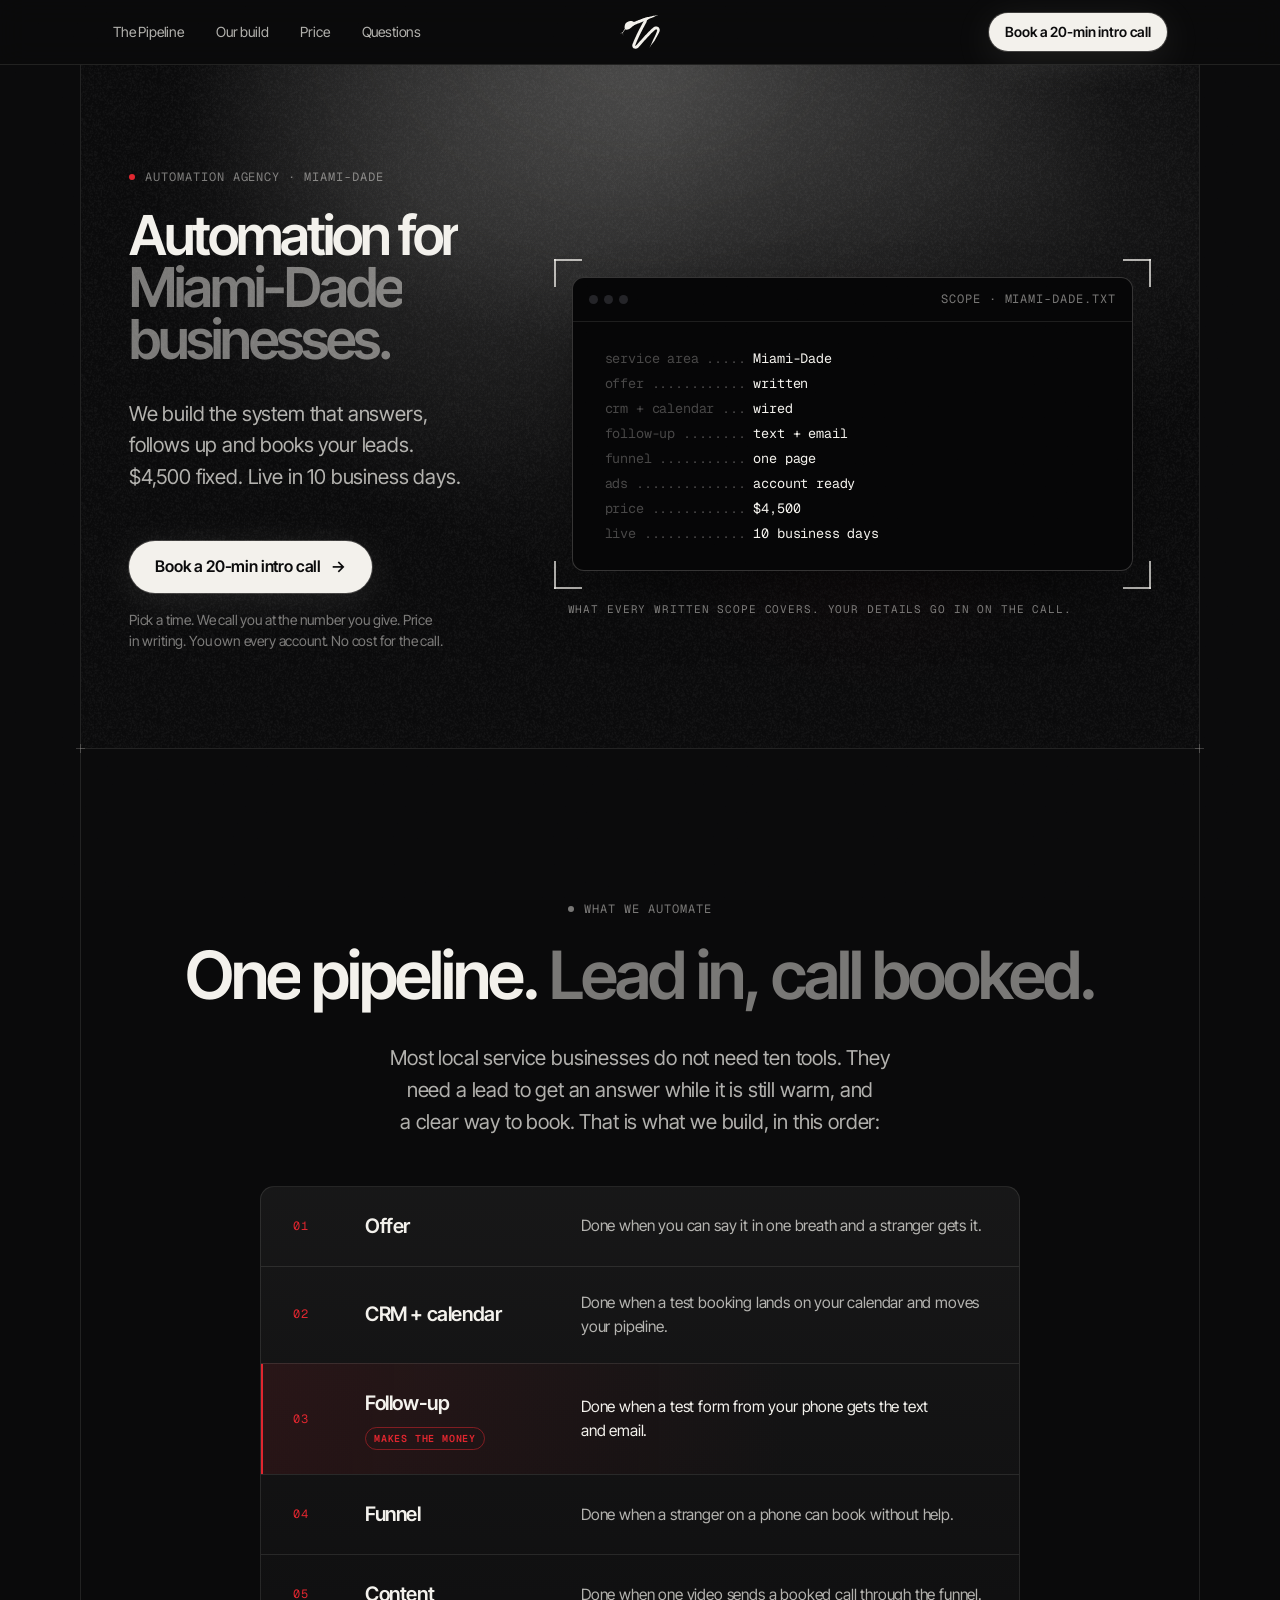
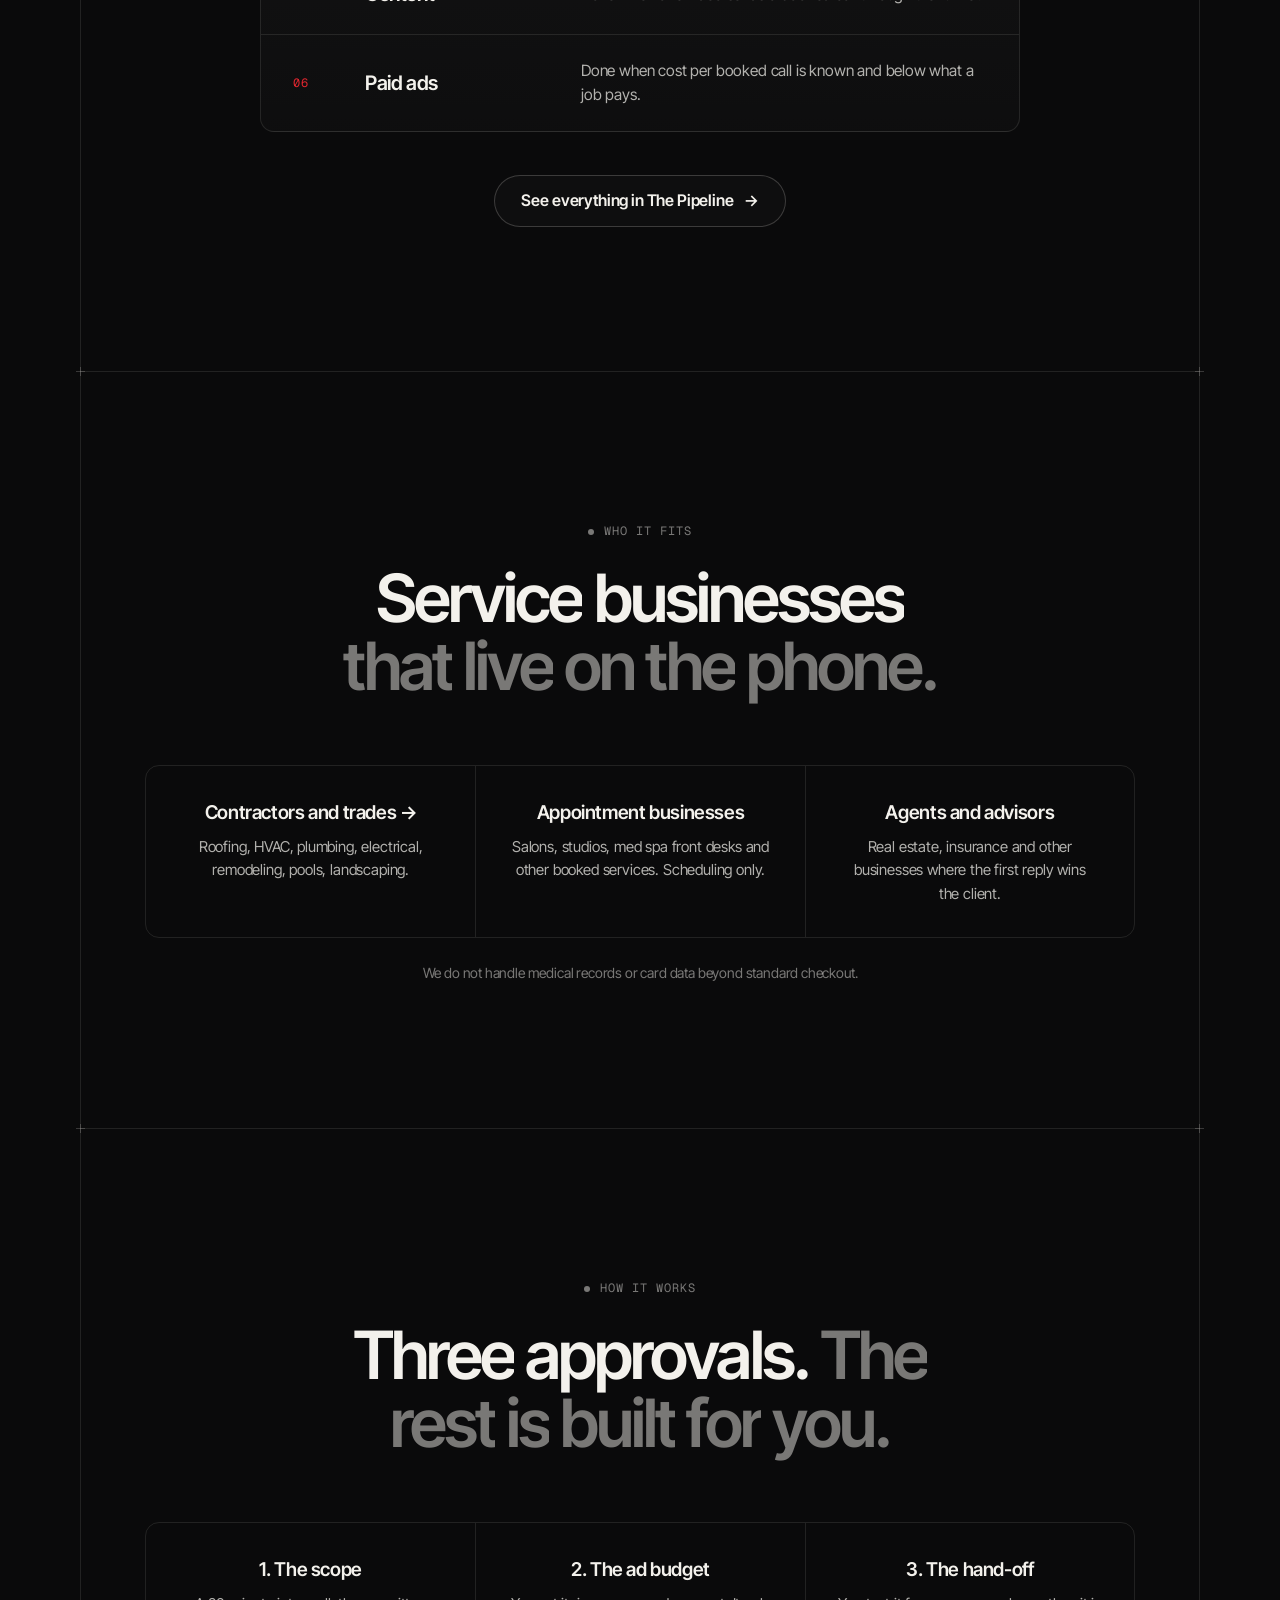
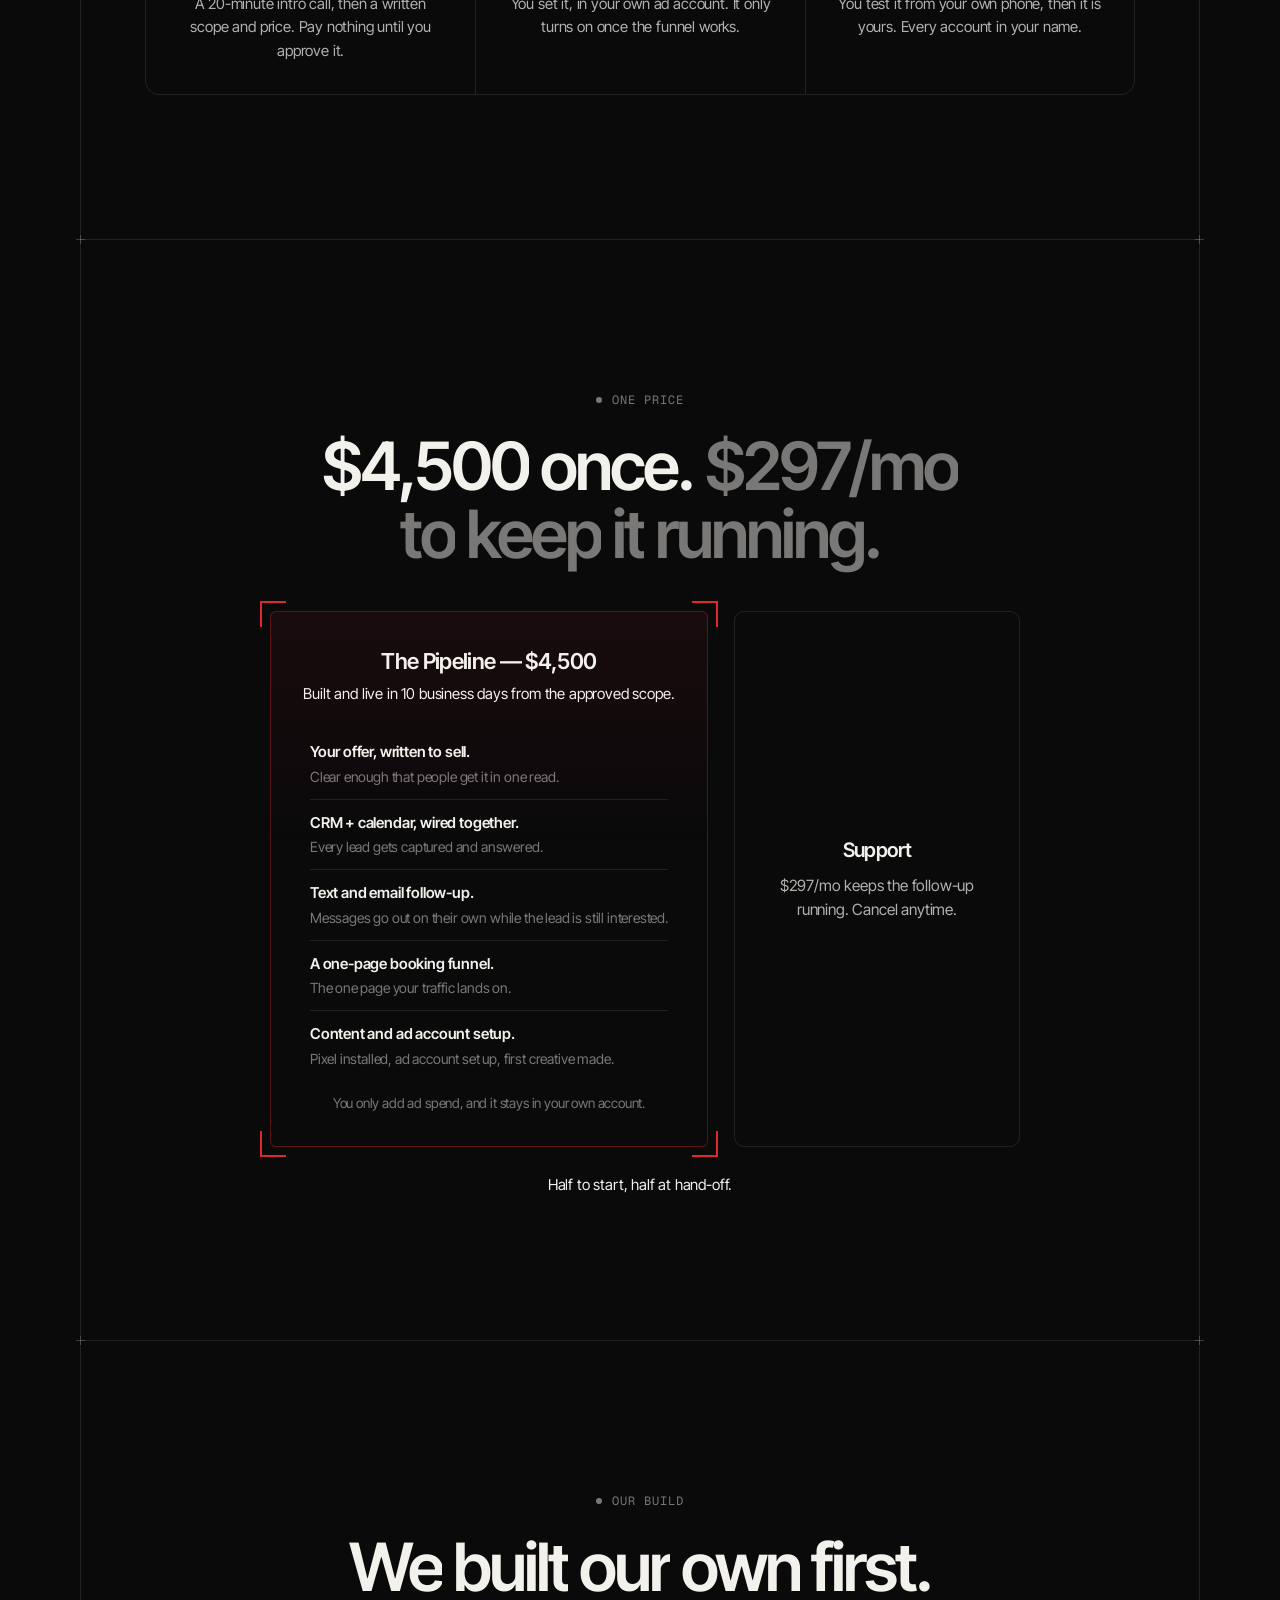
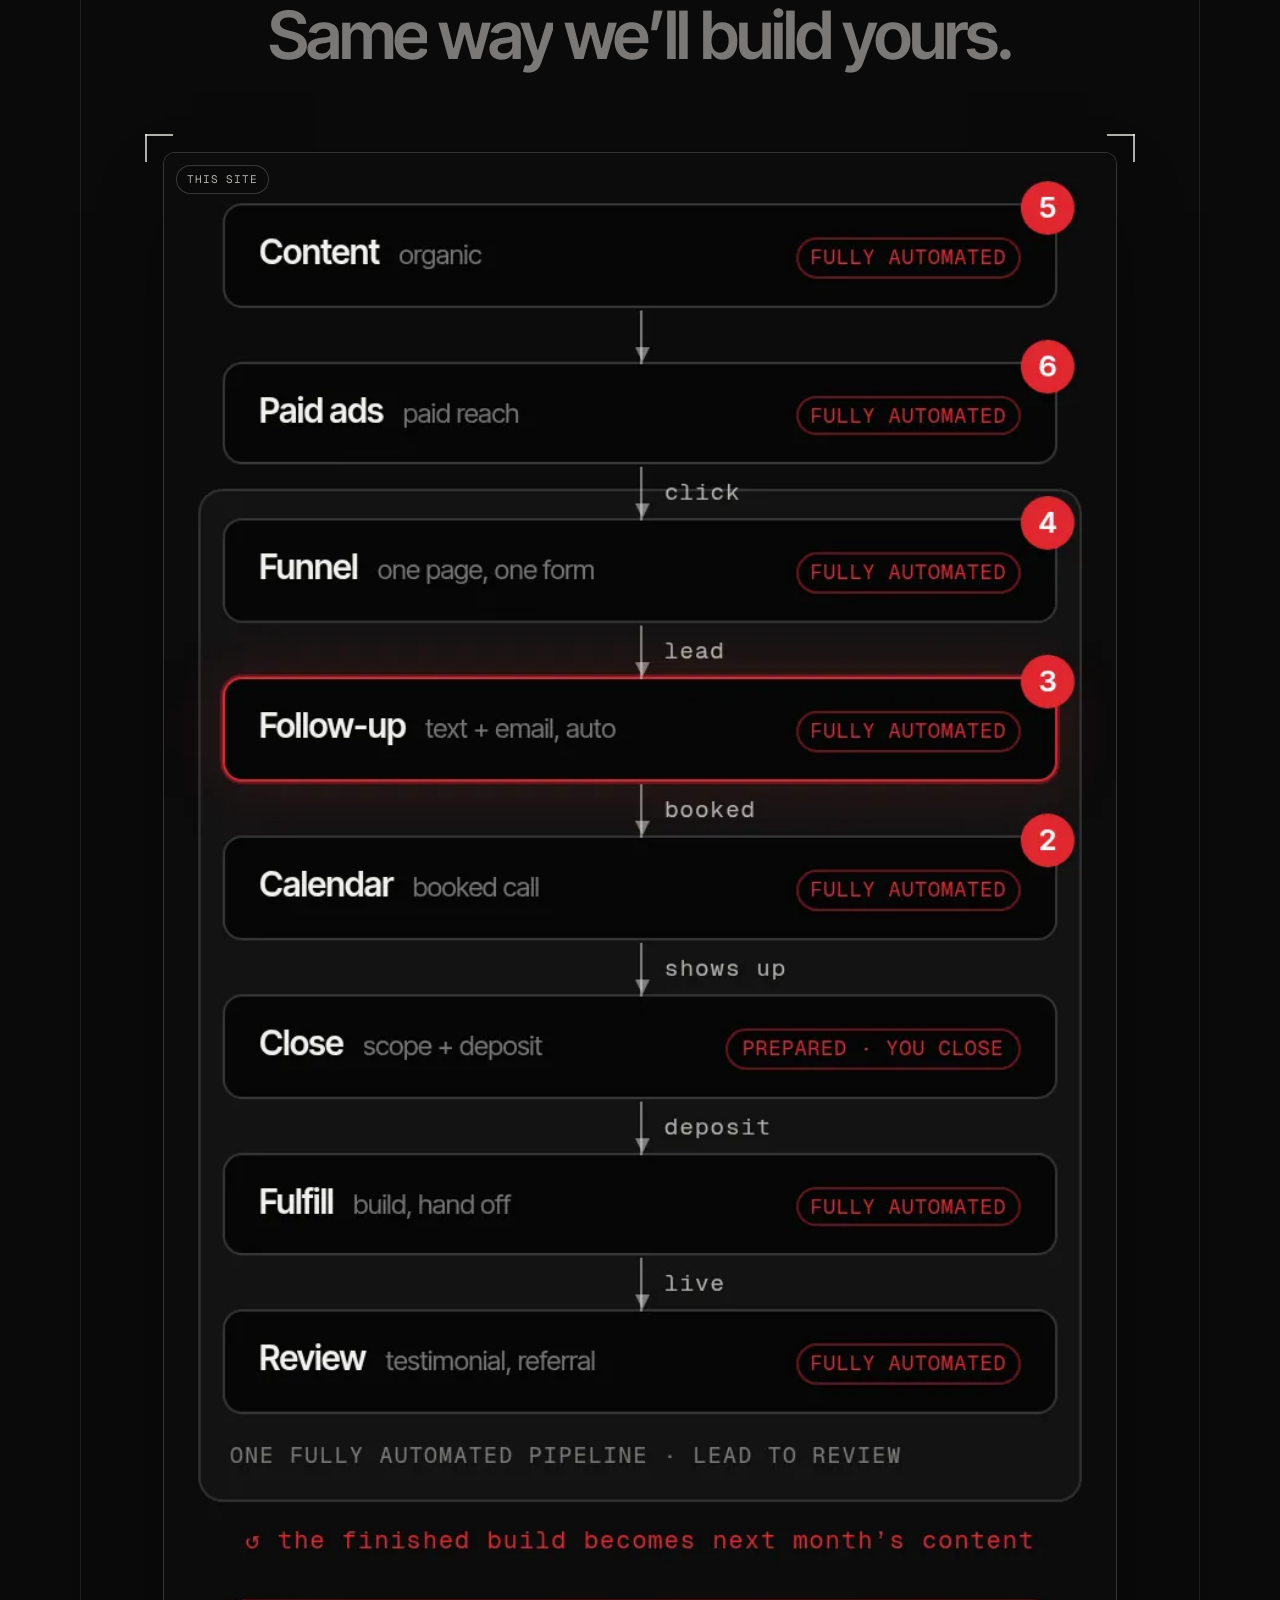
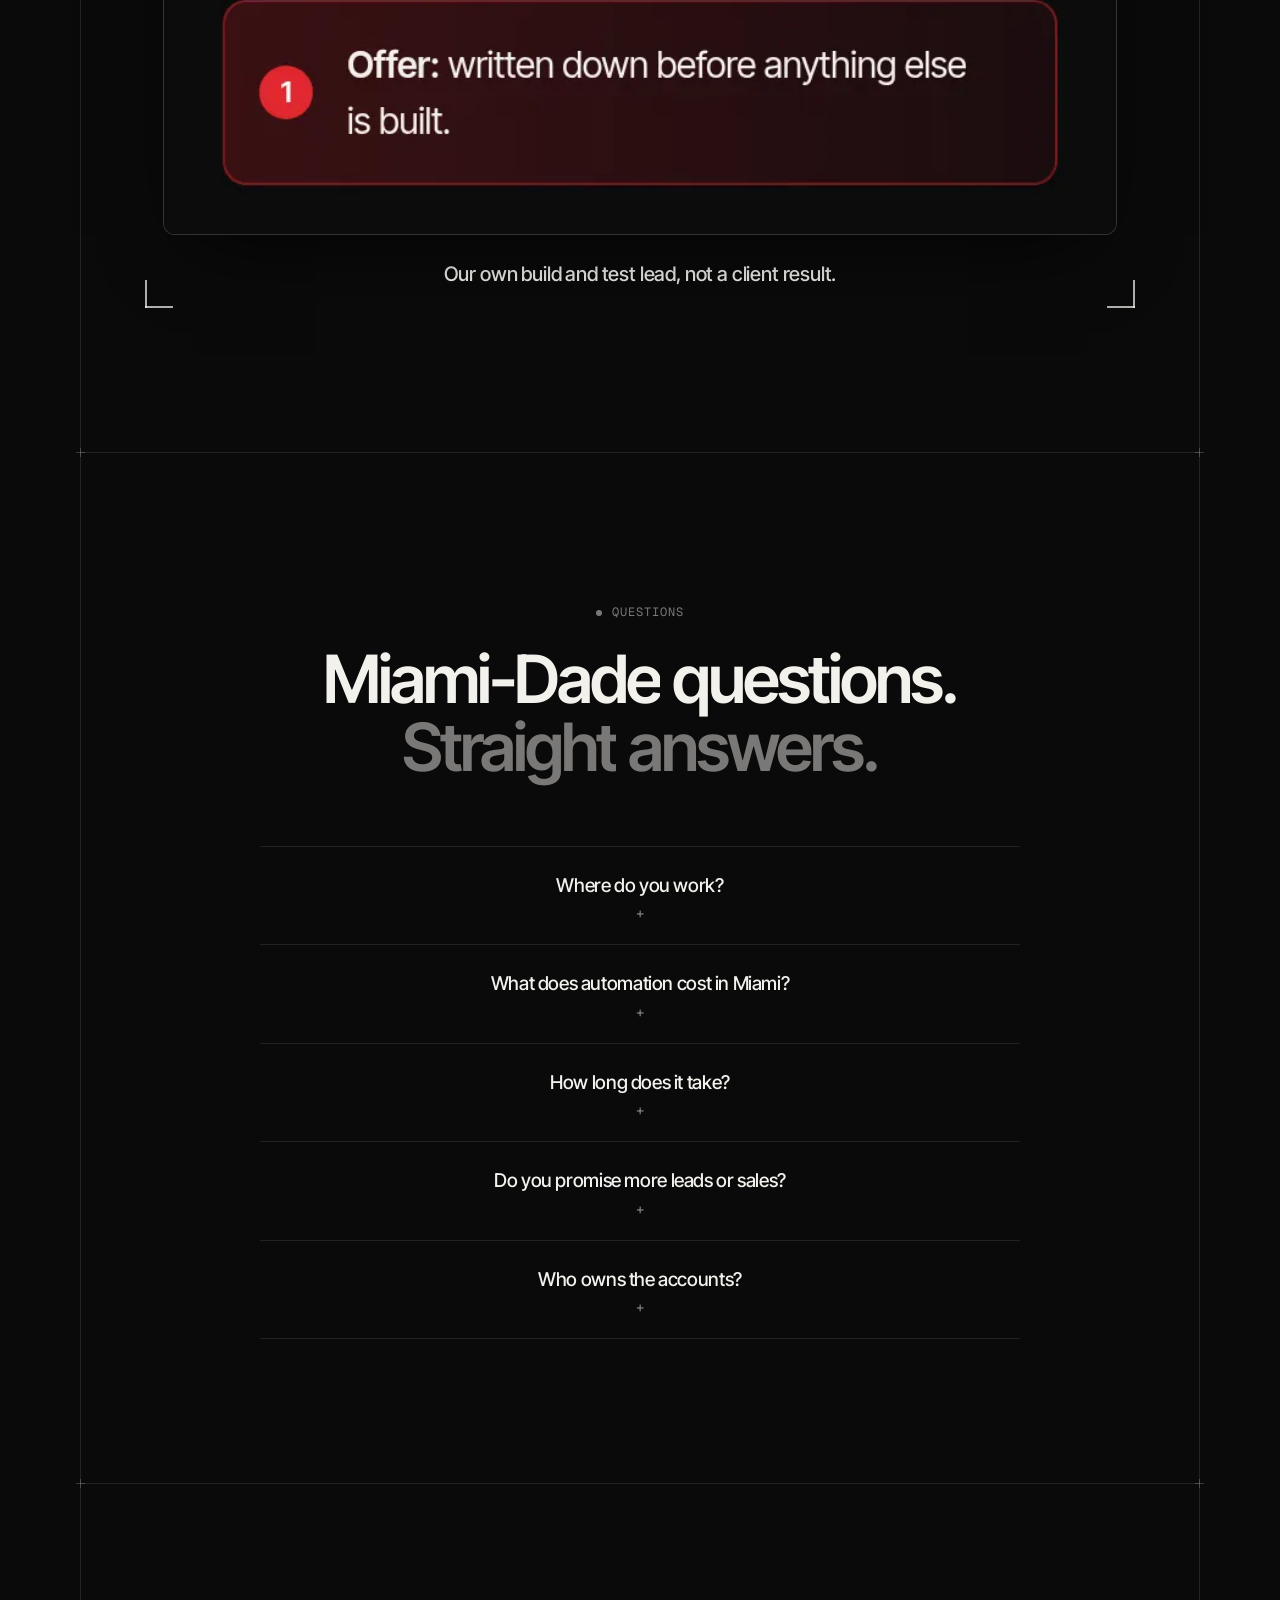
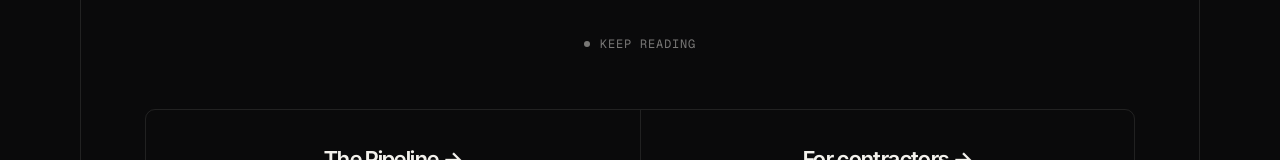
<file: miami-ai-automation/index.html>
<!doctype html>
<html lang="en">
<head>
<meta charset="utf-8">
<meta name="viewport" content="width=device-width, initial-scale=1">
<title>Automation Agency in Miami-Dade · Automate Great</title>
<meta name="description" content="Miami-Dade automation agency. We build your lead pipeline: CRM, calendar, text and email follow-up, booking funnel. $4,500, live in 10 business days.">
<link rel="canonical" href="https://automategreat.com/miami-ai-automation/">
<meta name="theme-color" content="#050506">
<link rel="icon" href="/favicon.ico" sizes="any">
<link rel="icon" href="/img/favicon.svg" type="image/svg+xml">
<link rel="apple-touch-icon" href="/img/apple-touch-icon.png">
<link rel="icon" type="image/png" sizes="192x192" href="/favicon-192.png">
<link rel="icon" type="image/png" sizes="48x48" href="/favicon-48.png">
<link rel="manifest" href="/site.webmanifest">
<meta property="og:type" content="website">
<meta property="og:site_name" content="Automate Great">
<meta property="og:url" content="https://automategreat.com/miami-ai-automation/">
<meta property="og:title" content="Automation Agency in Miami-Dade · Automate Great">
<meta property="og:description" content="Miami-Dade automation agency. We build your lead pipeline: CRM, calendar, text and email follow-up, booking funnel. $4,500, live in 10 business days.">
<meta property="og:image" content="https://automategreat.com/img/og-share.png">
<meta property="og:image:width" content="1200">
<meta property="og:image:height" content="630">
<meta property="og:locale" content="en_US">
<meta name="twitter:card" content="summary_large_image">
<meta name="twitter:title" content="Automation Agency in Miami-Dade · Automate Great">
<meta name="twitter:description" content="Miami-Dade automation agency. We build your lead pipeline: CRM, calendar, text and email follow-up, booking funnel. $4,500, live in 10 business days.">
<meta name="twitter:image" content="https://automategreat.com/img/og-share.png">
<link rel="preload" href="../fonts/InterTight-Variable.woff2" as="font" type="font/woff2" crossorigin>
<script type="application/ld+json">
{
 "@context": "https://schema.org",
 "@type": "Service",
 "name": "Automation for Miami-Dade businesses",
 "description": "Miami-Dade automation agency. We build your lead pipeline: CRM, calendar, text and email follow-up, booking funnel. $4,500, live in 10 business days.",
 "url": "https://automategreat.com/miami-ai-automation/",
 "provider": {
  "@id": "https://automategreat.com/#org"
 },
 "serviceType": "Business automation",
 "areaServed": {
  "@type": "AdministrativeArea",
  "name": "Miami-Dade County, FL"
 },
 "offers": [
  {
   "@type": "Offer",
   "name": "The Pipeline",
   "price": "4500",
   "priceCurrency": "USD",
   "url": "https://automategreat.com/pipeline/"
  },
  {
   "@type": "Offer",
   "name": "Support",
   "price": "297",
   "priceCurrency": "USD",
   "priceSpecification": {
    "@type": "UnitPriceSpecification",
    "price": "297",
    "priceCurrency": "USD",
    "unitText": "MONTH"
   }
  }
 ]
}
</script>
<script type="application/ld+json">
{
 "@context": "https://schema.org",
 "@type": "BreadcrumbList",
 "itemListElement": [
  {
   "@type": "ListItem",
   "position": 1,
   "name": "Home",
   "item": "https://automategreat.com/"
  },
  {
   "@type": "ListItem",
   "position": 2,
   "name": "Automation in Miami-Dade",
   "item": "https://automategreat.com/miami-ai-automation/"
  }
 ]
}
</script>
<script type="application/ld+json">
{
 "@context": "https://schema.org",
 "@type": "FAQPage",
 "mainEntity": [
  {
   "@type": "Question",
   "name": "Where do you work?",
   "acceptedAnswer": {
    "@type": "Answer",
    "text": "Miami-Dade County is home: Miami, Miami Beach, Coral Gables, Doral, Hialeah, Kendall, Homestead and the rest of the county. The build itself is done remotely, so we also take projects elsewhere in the US."
   }
  },
  {
   "@type": "Question",
   "name": "What does automation cost in Miami?",
   "acceptedAnswer": {
    "@type": "Answer",
    "text": "Our one build, The Pipeline, is $4,500, fixed and in writing before any work. Support is $297/mo and you can cancel anytime. Ad spend is separate and stays in your own account."
   }
  },
  {
   "@type": "Question",
   "name": "How long does it take?",
   "acceptedAnswer": {
    "@type": "Answer",
    "text": "Live in 10 business days from the day you approve the scope. If the working first version is not ready within twice the quoted time, your deposit comes back."
   }
  },
  {
   "@type": "Question",
   "name": "Do you promise more leads or sales?",
   "acceptedAnswer": {
    "@type": "Answer",
    "text": "No. We promise scope and schedule, not results. What you get is a working system you can test yourself: a form from your phone gets the text and email, and a booking lands on your calendar."
   }
  },
  {
   "@type": "Question",
   "name": "Who owns the accounts?",
   "acceptedAnswer": {
    "@type": "Answer",
    "text": "You. The CRM, the calendar, the domain, the ad account, every login, set up in your name on day one."
   }
  }
 ]
}
</script>
<link rel="stylesheet" href="../styles.css">
</head>
<body class="seo-page">

<header class="nav">
  <div class="col">
    <ul>
      <li><a href="../pipeline/">The Pipeline</a></li>
      <li><a href="../#proof">Our build</a></li>
      <li><a href="../pipeline/#price">Price</a></li>
      <li><a href="../#faq">Questions</a></li>
    </ul>
    <a class="logo" href="../" aria-label="Automate Great home"><img src="../img/logo-snake.svg" alt="" width="40" height="34"></a>
    <div class="nav-cta nav-call"><a class="btn btn-primary" href="../book/">Book a 20-min intro call</a></div>
  </div>
</header>

<main class="col" id="top">

<section class="hero">
  <div class="orb" aria-hidden="true"></div>
  <div class="hero-copy">
    <p class="mono eyebrow accent rv">Automation agency · Miami-Dade</p>
    <h1 class="rv"><span class="ln">Automation for</span> <span class="ln dim">Miami-Dade businesses.</span></h1>
    <p class="lead rv">We build the system that answers, follows up and books your leads. $4,500 fixed. Live in 10 business days.</p>
    <div class="cta-row rv"><a class="btn btn-primary" href="../book/">Book a 20-min intro call <span class="arr">→</span></a></div>
    <p class="under rv">Pick a time. We call you at the number you give. Price in writing. You own every account. No cost for the call.</p>
  </div>
  <figure class="hero-media">
    <div class="walk"><div class="terminal" style="margin:0;max-width:none">
      <div class="bar"><i></i><i></i><i></i><span class="mono">scope · miami-dade.txt</span></div>
<pre><span class="c">service area .....</span> <span class="p">Miami-Dade</span>
<span class="c">offer ............</span> <span class="p">written</span>
<span class="c">crm + calendar ...</span> <span class="p">wired</span>
<span class="c">follow-up ........</span> <span class="p">text + email</span>
<span class="c">funnel ...........</span> <span class="p">one page</span>
<span class="c">ads ..............</span> <span class="p">account ready</span>
<span class="c">price ............</span> <span class="p">$4,500</span>
<span class="c">live .............</span> <span class="p">10 business days</span></pre>
    </div></div>
    <figcaption class="mono">What every written scope covers. Your details go in on the call.</figcaption>
  </figure>
</section>

<section id="what">
  <span class="cross l"></span><span class="cross r"></span>
  <p class="mono eyebrow rv">What we automate</p>
  <h2 class="rv">One pipeline. <span class="dim">Lead in, call booked.</span></h2>
  <p class="lead rv">Most local service businesses do not need ten tools. They need a lead to get an answer while it is still warm, and a clear way to book. That is what we build, in this order:</p>
  <ol class="build rv spot">
    <li><span class="mono n">01</span><h4>Offer</h4><p>Done when you can say it in one breath and a stranger gets it.</p></li>
    <li><span class="mono n">02</span><h4>CRM + calendar</h4><p>Done when a test booking lands on your calendar and moves your pipeline.</p></li>
    <li class="money"><span class="mono n">03</span><h4>Follow-up <span class="tag">Makes the money</span></h4><p>Done when a test form from your phone gets the text and email.</p></li>
    <li><span class="mono n">04</span><h4>Funnel</h4><p>Done when a stranger on a phone can book without help.</p></li>
    <li><span class="mono n">05</span><h4>Content</h4><p>Done when one video sends a booked call through the funnel.</p></li>
    <li><span class="mono n">06</span><h4>Paid ads</h4><p>Done when cost per booked call is known and below what a job pays.</p></li>
  </ol>
  <p class="note mono rv">Ads go last. No paid traffic until the funnel works.</p>
  <p class="rv"><a class="btn btn-ghost" href="../pipeline/">See everything in The Pipeline <span class="arr">→</span></a></p>
</section>

<section id="who">
  <span class="cross l"></span><span class="cross r"></span>
  <p class="mono eyebrow rv">Who it fits</p>
  <h2 class="rv">Service businesses <span class="dim">that live on the phone.</span></h2>
  <div class="promises rv">
    <div><h4><a href="../contractors/">Contractors and trades →</a></h4><p>Roofing, HVAC, plumbing, electrical, remodeling, pools, landscaping.</p></div>
    <div><h4>Appointment businesses</h4><p>Salons, studios, med spa front desks and other booked services. Scheduling only.</p></div>
    <div><h4>Agents and advisors</h4><p>Real estate, insurance and other businesses where the first reply wins the client.</p></div>
  </div>
  <p class="disclaim rv">We do not handle medical records or card data beyond standard checkout.</p>
</section>

<section id="how">
  <span class="cross l"></span><span class="cross r"></span>
  <p class="mono eyebrow rv">How it works</p>
  <h2 class="rv">Three approvals. <span class="dim">The rest is built for you.</span></h2>
  <div class="promises rv">
    <div><h4>1. The scope</h4><p>A 20-minute intro call, then a written scope and price. Pay nothing until you approve it.</p></div>
    <div><h4>2. The ad budget</h4><p>You set it, in your own ad account. It only turns on once the funnel works.</p></div>
    <div><h4>3. The hand-off</h4><p>You test it from your own phone, then it is yours. Every account in your name.</p></div>
  </div>
</section>

<section id="price">
  <span class="cross l"></span><span class="cross r"></span>
  <p class="mono eyebrow rv">One price</p>
  <h2 class="rv">$4,500 once. <span class="dim">$297/mo to keep it running.</span></h2>
  <div class="subgrid two price-grid rv">
    <div class="trim"><div class="cell build-box"><h4>The Pipeline — $4,500</h4><p class="sub">Built and live in 10 business days from the approved scope.</p>
      <ul class="incl">
        <li><b>Your offer, written to sell.</b> <span>Clear enough that people get it in one read.</span></li>
        <li><b>CRM + calendar, wired together.</b> <span>Every lead gets captured and answered.</span></li>
        <li><b>Text and email follow-up.</b> <span>Messages go out on their own while the lead is still interested.</span></li>
        <li><b>A one-page booking funnel.</b> <span>The one page your traffic lands on.</span></li>
        <li><b>Content and ad account setup.</b> <span>Pixel installed, ad account set up, first creative made.</span></li>
      </ul>
      <p class="fine">You only add ad spend, and it stays in your own account.</p></div></div>
    <div class="cell"><h4>Support</h4><p>$297/mo keeps the follow-up running. Cancel anytime.</p></div>
  </div>
  <p class="pay rv">Half to start, half at hand-off.</p>
</section>

<section id="proof">
  <span class="cross l"></span><span class="cross r"></span>
  <p class="mono eyebrow rv">Our build</p>
  <h2 class="rv">We built our own first. <span class="dim">Same way we’ll build yours.</span></h2>
  <figure class="walk rv">
    <div class="walk-frame">
      <span class="mono walk-tag">This site</span>
      <picture><source media="(max-width:820px)" srcset="../img/proof-this-site-mobile.webp" width="780" height="1377"><img src="../img/proof-this-site.webp" alt="Screenshot of the Automate Great pipeline diagram: content, paid ads, funnel, follow-up, calendar, close, fulfill and review" width="1440" height="900" loading="lazy"></picture>
    </div>
    <figcaption>Our own build and test lead, not a client result.</figcaption>
  </figure>
</section>

<section id="faq">
  <span class="cross l"></span><span class="cross r"></span>
  <p class="mono eyebrow rv">Questions</p>
  <h2 class="rv">Miami-Dade questions. <span class="dim">Straight answers.</span></h2>
  <div class="faq rv">
    <details><summary>Where do you work?</summary><p>Miami-Dade County is home: Miami, Miami Beach, Coral Gables, Doral, Hialeah, Kendall, Homestead and the rest of the county. The build itself is done remotely, so we also take projects elsewhere in the US.</p></details>
    <details><summary>What does automation cost in Miami?</summary><p>Our one build, The Pipeline, is $4,500, fixed and in writing before any work. Support is $297/mo and you can cancel anytime. Ad spend is separate and stays in your own account.</p></details>
    <details><summary>How long does it take?</summary><p>Live in 10 business days from the day you approve the scope. If the working first version is not ready within twice the quoted time, your deposit comes back.</p></details>
    <details><summary>Do you promise more leads or sales?</summary><p>No. We promise scope and schedule, not results. What you get is a working system you can test yourself: a form from your phone gets the text and email, and a booking lands on your calendar.</p></details>
    <details><summary>Who owns the accounts?</summary><p>You. The CRM, the calendar, the domain, the ad account, every login, set up in your name on day one.</p></details>
  </div>
</section>

<section id="related">
  <span class="cross l"></span><span class="cross r"></span>
  <p class="mono eyebrow rv">Keep reading</p>
  <div class="subgrid two rv">
    <div class="cell"><h4><a href="../pipeline/">The Pipeline →</a></h4><p>Everything in the $4,500 build, step by step.</p></div>
    <div class="cell"><h4><a href="../contractors/">For contractors →</a></h4><p>Lead follow-up for roofers, HVAC, plumbers and other trades.</p></div>
  </div>
</section>

<section class="final">
  <span class="cross l"></span><span class="cross r"></span>
  <p class="pre rv">Built in Miami-Dade, in writing, in 10 business days.</p>
  <h2 class="rv"><span class="ln">20-minute intro call.</span> <span class="ln dim">From scope to scale.</span></h2>
  <p class="lead rv">Leave with a size, a price and a start date.</p>
  <div class="cta-row rv"><a class="btn btn-primary" href="../book/">Book a 20-min intro call <span class="arr">→</span></a></div>
  <p class="under rv">Pick a time. We call you at the number you give. Pay nothing until you approve the scope.</p>
</section>

<footer>
  <a class="logo" href="../" aria-label="Automate Great home"><img src="../img/logo-snake.svg" alt="" width="56" height="48"></a>
  <ul><li><a href="../">Home</a></li><li><a href="../miami-ai-automation/">Miami automation</a></li><li><a href="../pipeline/">The Pipeline</a></li><li><a href="../contractors/">Contractors</a></li><li><a href="../privacy/">Privacy Policy</a></li><li><a href="../terms/">Terms of Service</a></li></ul>
  <div class="copy contact"><span><span class="nw">10 PERCENTERS LLC, doing business as Automate Great</span> · <span class="nw">Serving Miami-Dade County, FL</span> · <a href="mailto:info@automategreat.com">info@automategreat.com</a> · <a href="tel:+14013840785">(401) 384-0785</a></span></div>
  <div class="copy"><span>© 2026 Automate Great · 10 Percenters LLC · Miami, FL</span></div>
</footer>

</main>

<div class="sticky"><a class="btn btn-primary" href="../book/">Book a 20-min intro call <span class="arr">→</span></a></div>
<script src="../main.js"></script>
</body>
</html>
</file>
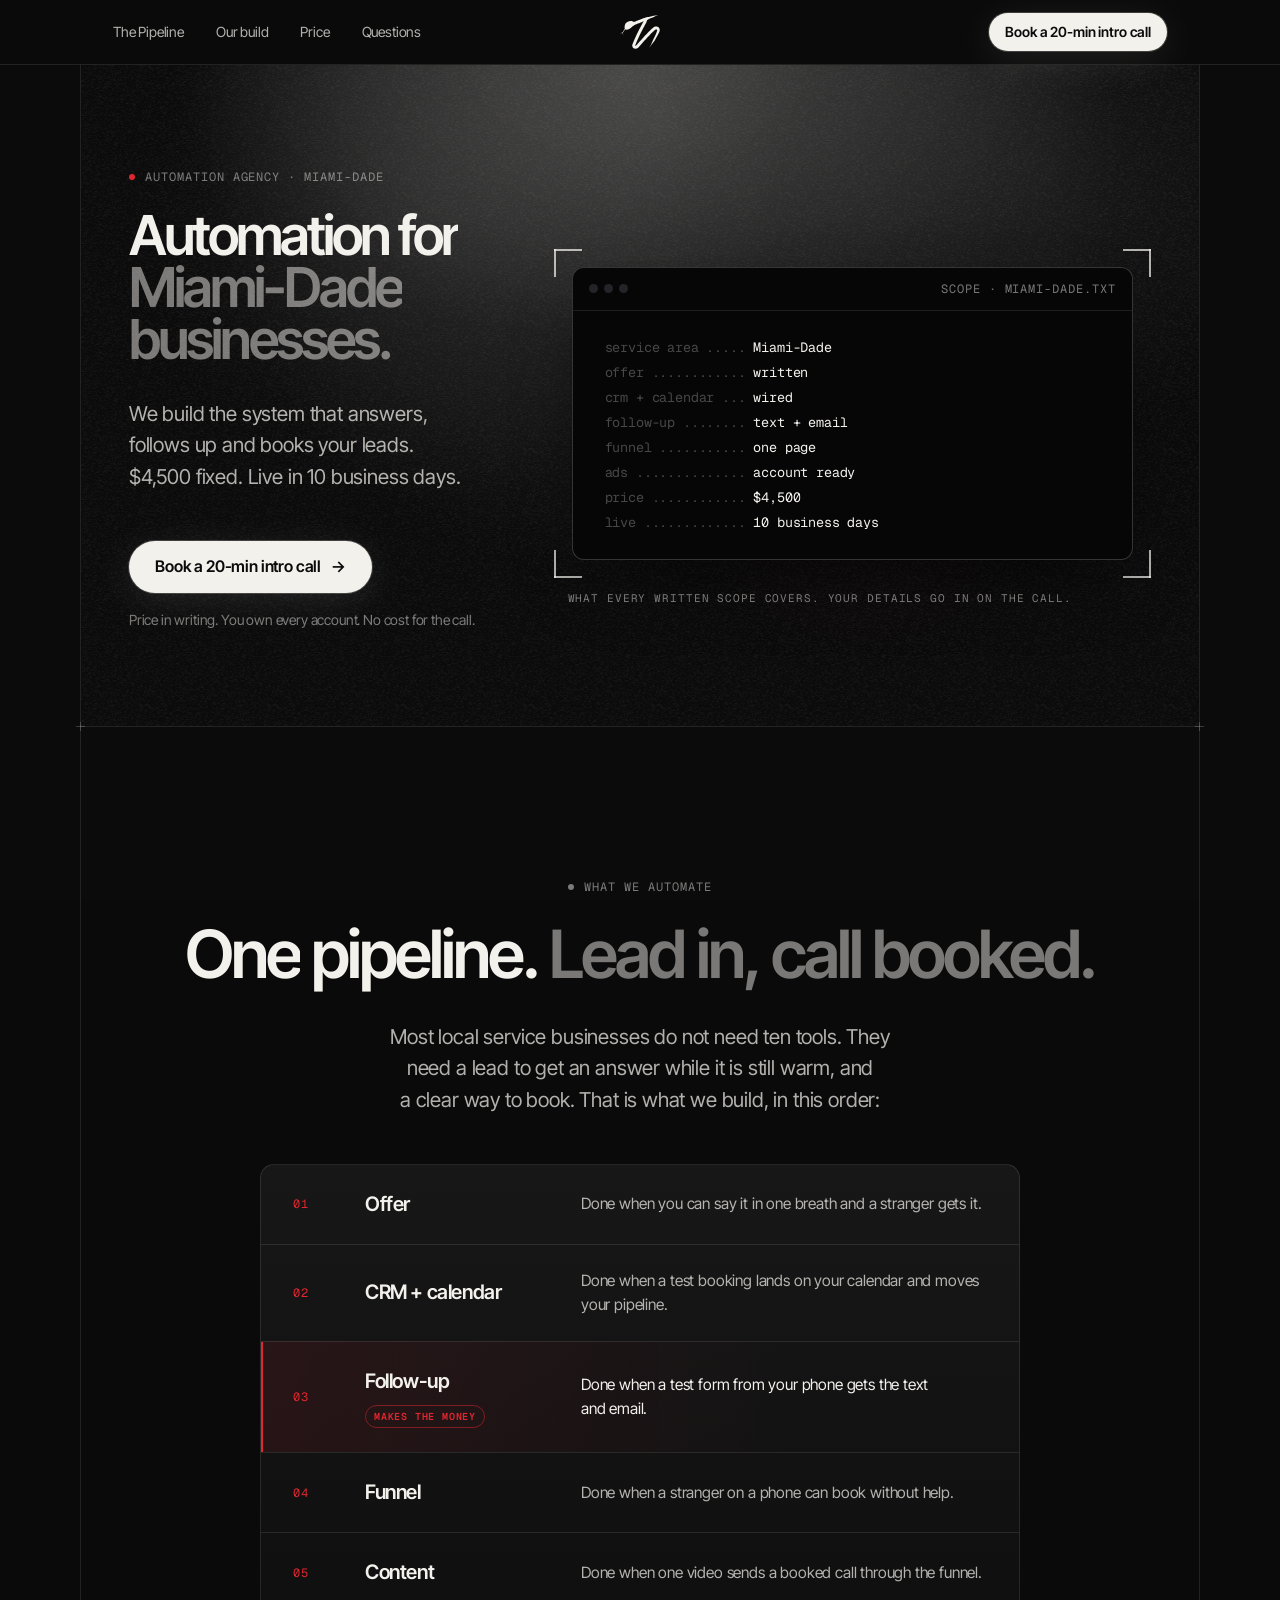
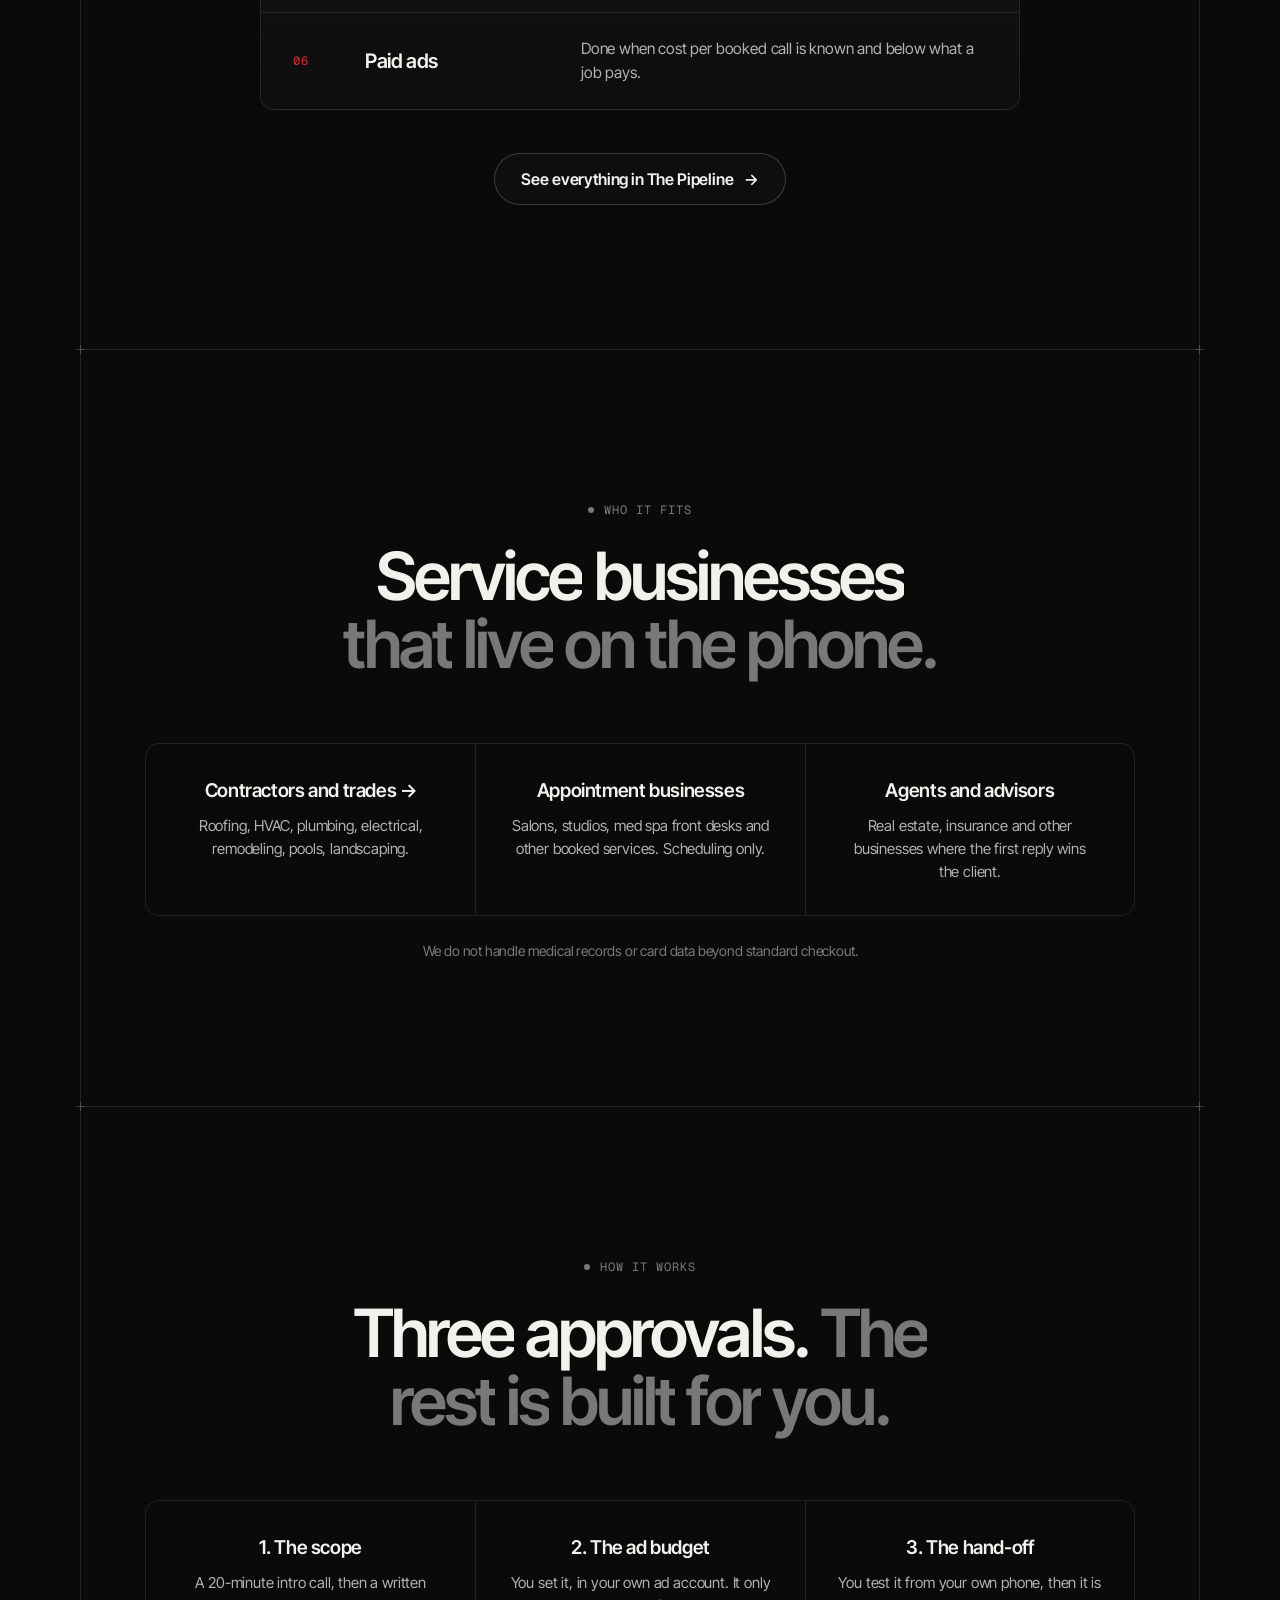
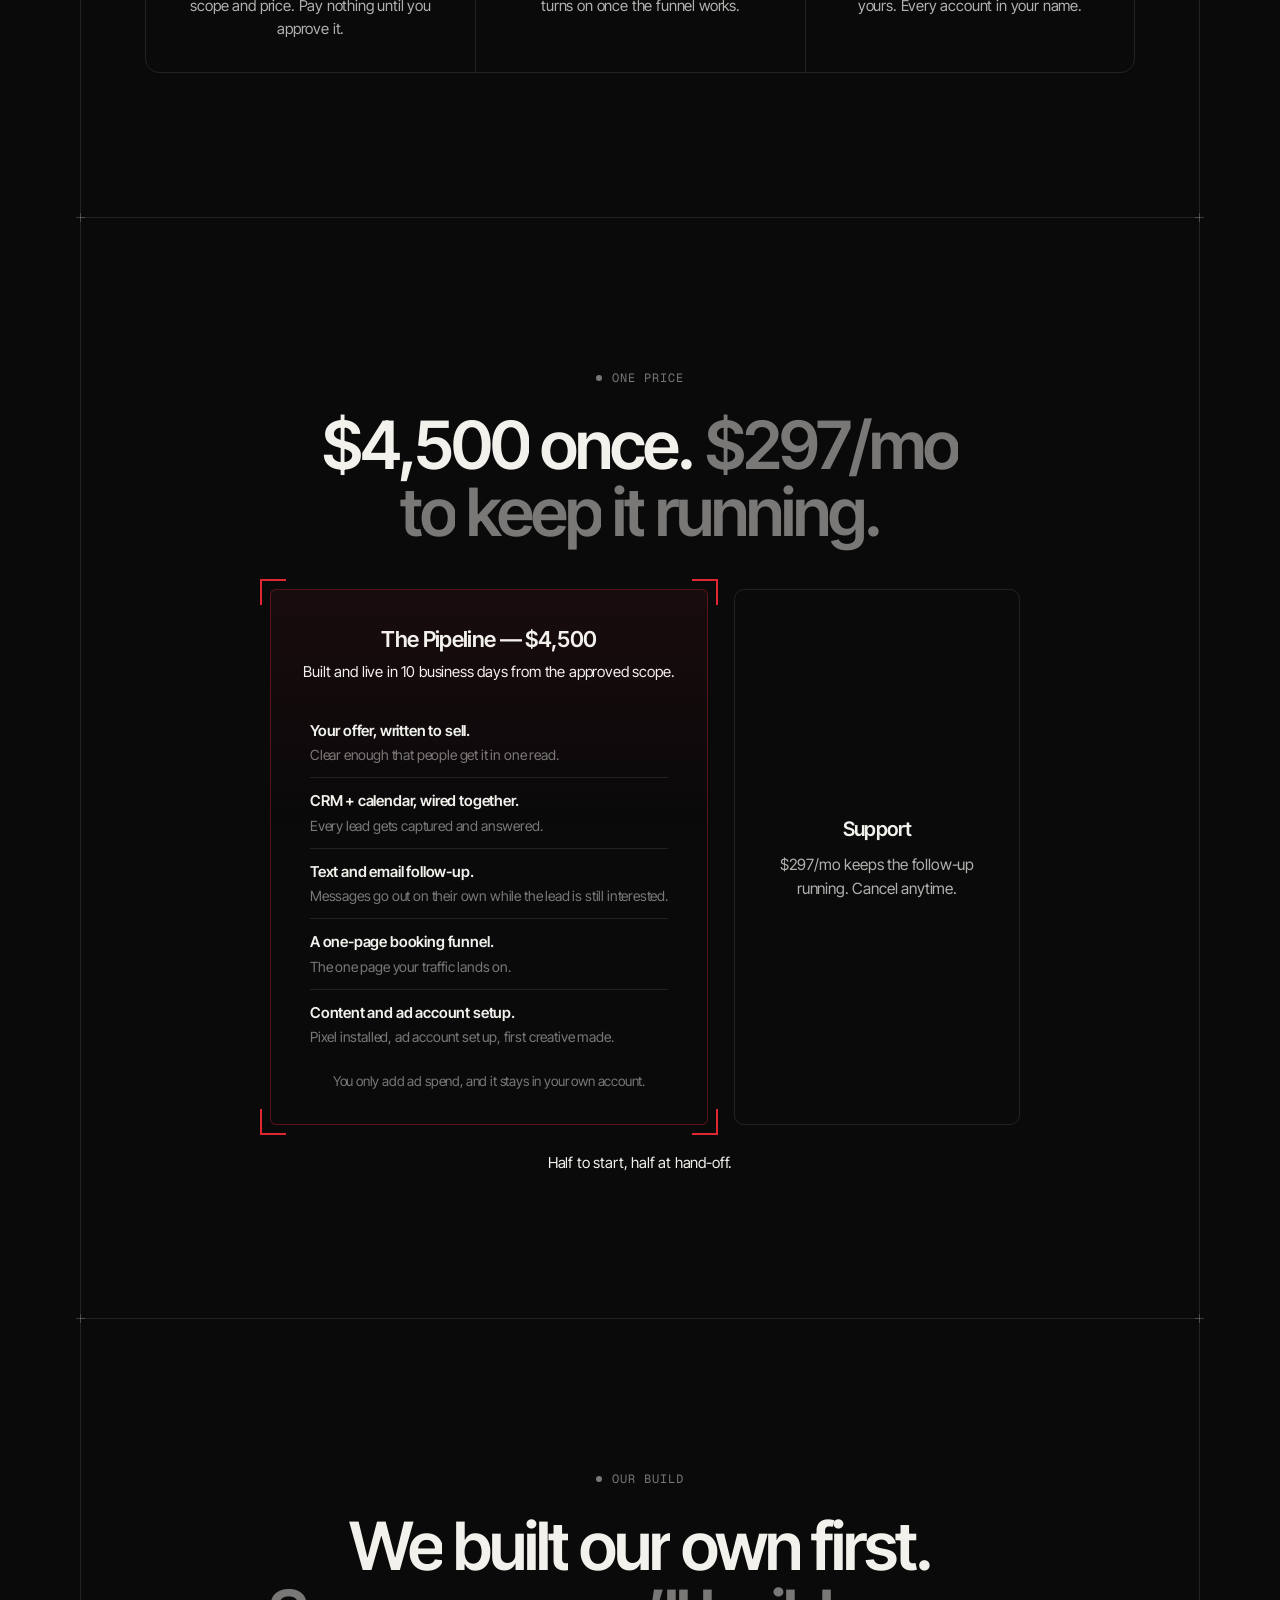
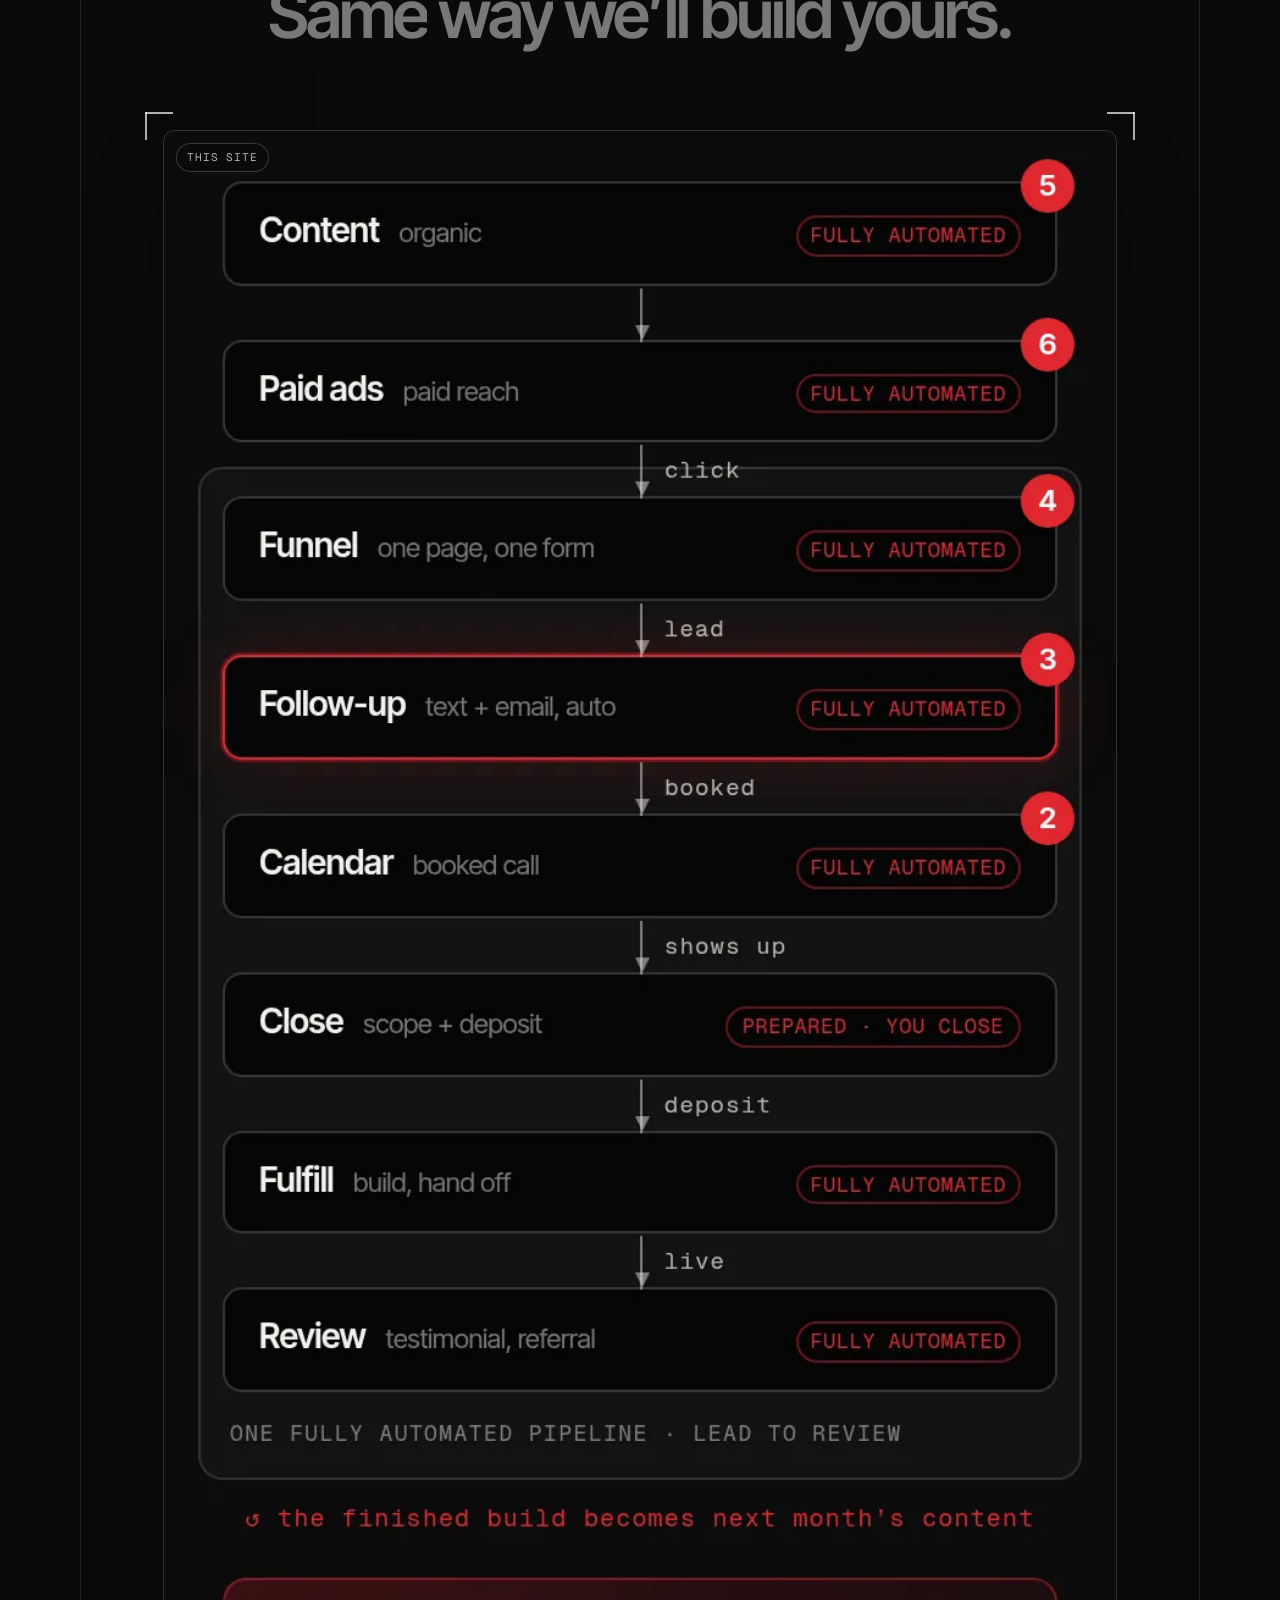
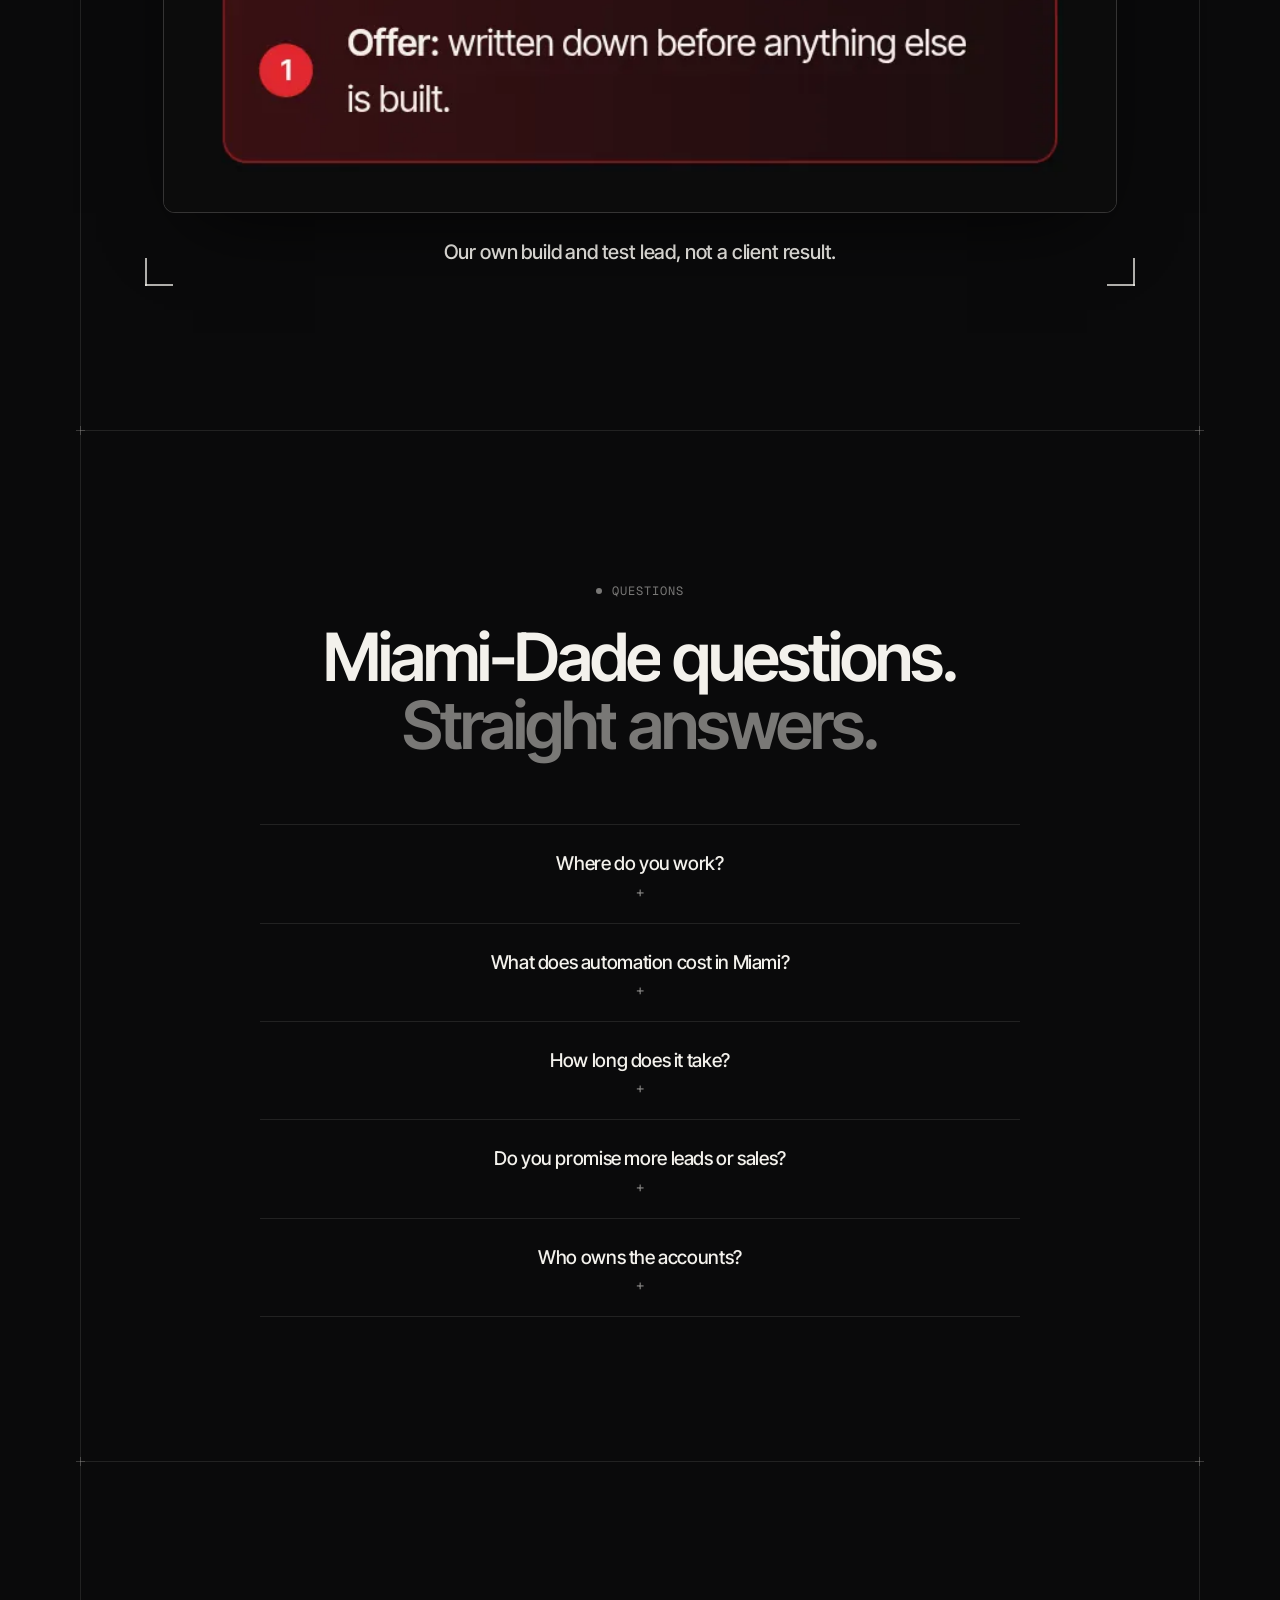
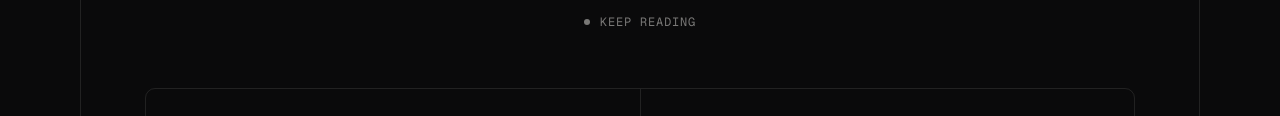
<file: miami-automation/index.html>
<!doctype html>
<html lang="en">
<head>
<meta charset="utf-8">
<meta name="viewport" content="width=device-width, initial-scale=1">
<title>Automation Agency in Miami-Dade · Automate Great</title>
<meta name="description" content="Miami-Dade automation agency. We build your lead pipeline: CRM, calendar, text and email follow-up, booking funnel. $4,500, live in 10 business days.">
<link rel="canonical" href="https://automategreat.com/miami-automation/">
<meta name="theme-color" content="#050506">
<link rel="icon" href="/favicon.ico" sizes="any">
<link rel="icon" href="/img/favicon.svg" type="image/svg+xml">
<link rel="apple-touch-icon" href="/img/apple-touch-icon.png">
<meta property="og:type" content="website">
<meta property="og:site_name" content="Automate Great">
<meta property="og:url" content="https://automategreat.com/miami-automation/">
<meta property="og:title" content="Automation Agency in Miami-Dade · Automate Great">
<meta property="og:description" content="Miami-Dade automation agency. We build your lead pipeline: CRM, calendar, text and email follow-up, booking funnel. $4,500, live in 10 business days.">
<meta property="og:image" content="https://automategreat.com/img/og-share.png">
<meta property="og:image:width" content="1200">
<meta property="og:image:height" content="630">
<meta property="og:locale" content="en_US">
<meta name="twitter:card" content="summary_large_image">
<meta name="twitter:title" content="Automation Agency in Miami-Dade · Automate Great">
<meta name="twitter:description" content="Miami-Dade automation agency. We build your lead pipeline: CRM, calendar, text and email follow-up, booking funnel. $4,500, live in 10 business days.">
<meta name="twitter:image" content="https://automategreat.com/img/og-share.png">
<link rel="preload" href="../fonts/InterTight-Variable.woff2" as="font" type="font/woff2" crossorigin>
<script type="application/ld+json">
{
 "@context": "https://schema.org",
 "@type": "Service",
 "name": "Automation for Miami-Dade businesses",
 "description": "Miami-Dade automation agency. We build your lead pipeline: CRM, calendar, text and email follow-up, booking funnel. $4,500, live in 10 business days.",
 "url": "https://automategreat.com/miami-automation/",
 "provider": {
  "@id": "https://automategreat.com/#org"
 },
 "serviceType": "Business automation",
 "areaServed": {
  "@type": "AdministrativeArea",
  "name": "Miami-Dade County, FL"
 },
 "offers": [
  {
   "@type": "Offer",
   "name": "The Pipeline",
   "price": "4500",
   "priceCurrency": "USD",
   "url": "https://automategreat.com/pipeline/"
  },
  {
   "@type": "Offer",
   "name": "Support",
   "price": "297",
   "priceCurrency": "USD",
   "priceSpecification": {
    "@type": "UnitPriceSpecification",
    "price": "297",
    "priceCurrency": "USD",
    "unitText": "MONTH"
   }
  }
 ]
}
</script>
<script type="application/ld+json">
{
 "@context": "https://schema.org",
 "@type": "BreadcrumbList",
 "itemListElement": [
  {
   "@type": "ListItem",
   "position": 1,
   "name": "Home",
   "item": "https://automategreat.com/"
  },
  {
   "@type": "ListItem",
   "position": 2,
   "name": "Automation in Miami-Dade",
   "item": "https://automategreat.com/miami-automation/"
  }
 ]
}
</script>
<script type="application/ld+json">
{
 "@context": "https://schema.org",
 "@type": "FAQPage",
 "mainEntity": [
  {
   "@type": "Question",
   "name": "Where do you work?",
   "acceptedAnswer": {
    "@type": "Answer",
    "text": "Miami-Dade County is home: Miami, Miami Beach, Coral Gables, Doral, Hialeah, Kendall, Homestead and the rest of the county. The build itself is done remotely, so we also take projects elsewhere in the US."
   }
  },
  {
   "@type": "Question",
   "name": "What does automation cost in Miami?",
   "acceptedAnswer": {
    "@type": "Answer",
    "text": "Our one build, The Pipeline, is $4,500, fixed and in writing before any work. Support is $297/mo and you can cancel anytime. Ad spend is separate and stays in your own account."
   }
  },
  {
   "@type": "Question",
   "name": "How long does it take?",
   "acceptedAnswer": {
    "@type": "Answer",
    "text": "Live in 10 business days from the day you approve the scope. If the working first version is not ready within twice the quoted time, your deposit comes back."
   }
  },
  {
   "@type": "Question",
   "name": "Do you promise more leads or sales?",
   "acceptedAnswer": {
    "@type": "Answer",
    "text": "No. We promise scope and schedule, not results. What you get is a working system you can test yourself: a form from your phone gets the text and email, and a booking lands on your calendar."
   }
  },
  {
   "@type": "Question",
   "name": "Who owns the accounts?",
   "acceptedAnswer": {
    "@type": "Answer",
    "text": "You. The CRM, the calendar, the domain, the ad account, every login, set up in your name on day one."
   }
  }
 ]
}
</script>
<link rel="stylesheet" href="../styles.css">
</head>
<body class="seo-page">

<header class="nav">
  <div class="col">
    <ul>
      <li><a href="../pipeline/">The Pipeline</a></li>
      <li><a href="../#proof">Our build</a></li>
      <li><a href="../pipeline/#price">Price</a></li>
      <li><a href="../#faq">Questions</a></li>
    </ul>
    <a class="logo" href="../" aria-label="Automate Great home"><img src="../img/logo-snake.svg" alt="" width="40" height="34"></a>
    <div class="nav-cta nav-call"><a class="btn btn-primary" href="https://go.automategreat.com/start">Book a 20-min intro call</a></div>
  </div>
</header>

<main class="col" id="top">

<section class="hero">
  <div class="orb" aria-hidden="true"></div>
  <div class="hero-copy">
    <p class="mono eyebrow accent rv">Automation agency · Miami-Dade</p>
    <h1 class="rv"><span class="ln">Automation for</span> <span class="ln dim">Miami-Dade businesses.</span></h1>
    <p class="lead rv">We build the system that answers, follows up and books your leads. $4,500 fixed. Live in 10 business days.</p>
    <div class="cta-row rv"><a class="btn btn-primary" href="https://go.automategreat.com/start">Book a 20-min intro call <span class="arr">→</span></a></div>
    <p class="under rv">Price in writing. You own every account. No cost for the call.</p>
  </div>
  <figure class="hero-media">
    <div class="walk"><div class="terminal" style="margin:0;max-width:none">
      <div class="bar"><i></i><i></i><i></i><span class="mono">scope · miami-dade.txt</span></div>
<pre><span class="c">service area .....</span> <span class="p">Miami-Dade</span>
<span class="c">offer ............</span> <span class="p">written</span>
<span class="c">crm + calendar ...</span> <span class="p">wired</span>
<span class="c">follow-up ........</span> <span class="p">text + email</span>
<span class="c">funnel ...........</span> <span class="p">one page</span>
<span class="c">ads ..............</span> <span class="p">account ready</span>
<span class="c">price ............</span> <span class="p">$4,500</span>
<span class="c">live .............</span> <span class="p">10 business days</span></pre>
    </div></div>
    <figcaption class="mono">What every written scope covers. Your details go in on the call.</figcaption>
  </figure>
</section>

<section id="what">
  <span class="cross l"></span><span class="cross r"></span>
  <p class="mono eyebrow rv">What we automate</p>
  <h2 class="rv">One pipeline. <span class="dim">Lead in, call booked.</span></h2>
  <p class="lead rv">Most local service businesses do not need ten tools. They need a lead to get an answer while it is still warm, and a clear way to book. That is what we build, in this order:</p>
  <ol class="build rv spot">
    <li><span class="mono n">01</span><h4>Offer</h4><p>Done when you can say it in one breath and a stranger gets it.</p></li>
    <li><span class="mono n">02</span><h4>CRM + calendar</h4><p>Done when a test booking lands on your calendar and moves your pipeline.</p></li>
    <li class="money"><span class="mono n">03</span><h4>Follow-up <span class="tag">Makes the money</span></h4><p>Done when a test form from your phone gets the text and email.</p></li>
    <li><span class="mono n">04</span><h4>Funnel</h4><p>Done when a stranger on a phone can book without help.</p></li>
    <li><span class="mono n">05</span><h4>Content</h4><p>Done when one video sends a booked call through the funnel.</p></li>
    <li><span class="mono n">06</span><h4>Paid ads</h4><p>Done when cost per booked call is known and below what a job pays.</p></li>
  </ol>
  <p class="note mono rv">Ads go last. No paid traffic until the funnel works.</p>
  <p class="rv"><a class="btn btn-ghost" href="../pipeline/">See everything in The Pipeline <span class="arr">→</span></a></p>
</section>

<section id="who">
  <span class="cross l"></span><span class="cross r"></span>
  <p class="mono eyebrow rv">Who it fits</p>
  <h2 class="rv">Service businesses <span class="dim">that live on the phone.</span></h2>
  <div class="promises rv">
    <div><h4><a href="../contractors/">Contractors and trades →</a></h4><p>Roofing, HVAC, plumbing, electrical, remodeling, pools, landscaping.</p></div>
    <div><h4>Appointment businesses</h4><p>Salons, studios, med spa front desks and other booked services. Scheduling only.</p></div>
    <div><h4>Agents and advisors</h4><p>Real estate, insurance and other businesses where the first reply wins the client.</p></div>
  </div>
  <p class="disclaim rv">We do not handle medical records or card data beyond standard checkout.</p>
</section>

<section id="how">
  <span class="cross l"></span><span class="cross r"></span>
  <p class="mono eyebrow rv">How it works</p>
  <h2 class="rv">Three approvals. <span class="dim">The rest is built for you.</span></h2>
  <div class="promises rv">
    <div><h4>1. The scope</h4><p>A 20-minute intro call, then a written scope and price. Pay nothing until you approve it.</p></div>
    <div><h4>2. The ad budget</h4><p>You set it, in your own ad account. It only turns on once the funnel works.</p></div>
    <div><h4>3. The hand-off</h4><p>You test it from your own phone, then it is yours. Every account in your name.</p></div>
  </div>
</section>

<section id="price">
  <span class="cross l"></span><span class="cross r"></span>
  <p class="mono eyebrow rv">One price</p>
  <h2 class="rv">$4,500 once. <span class="dim">$297/mo to keep it running.</span></h2>
  <div class="subgrid two price-grid rv">
    <div class="trim"><div class="cell build-box"><h4>The Pipeline — $4,500</h4><p class="sub">Built and live in 10 business days from the approved scope.</p>
      <ul class="incl">
        <li><b>Your offer, written to sell.</b> <span>Clear enough that people get it in one read.</span></li>
        <li><b>CRM + calendar, wired together.</b> <span>Every lead gets captured and answered.</span></li>
        <li><b>Text and email follow-up.</b> <span>Messages go out on their own while the lead is still interested.</span></li>
        <li><b>A one-page booking funnel.</b> <span>The one page your traffic lands on.</span></li>
        <li><b>Content and ad account setup.</b> <span>Pixel installed, ad account set up, first creative made.</span></li>
      </ul>
      <p class="fine">You only add ad spend, and it stays in your own account.</p></div></div>
    <div class="cell"><h4>Support</h4><p>$297/mo keeps the follow-up running. Cancel anytime.</p></div>
  </div>
  <p class="pay rv">Half to start, half at hand-off.</p>
</section>

<section id="proof">
  <span class="cross l"></span><span class="cross r"></span>
  <p class="mono eyebrow rv">Our build</p>
  <h2 class="rv">We built our own first. <span class="dim">Same way we’ll build yours.</span></h2>
  <figure class="walk rv">
    <div class="walk-frame">
      <span class="mono walk-tag">This site</span>
      <picture><source media="(max-width:820px)" srcset="../img/proof-this-site-mobile.webp" width="780" height="1377"><img src="../img/proof-this-site.webp" alt="Screenshot of the Automate Great pipeline diagram: content, paid ads, funnel, follow-up, calendar, close, fulfill and review" width="1440" height="900" loading="lazy"></picture>
    </div>
    <figcaption>Our own build and test lead, not a client result.</figcaption>
  </figure>
</section>

<section id="faq">
  <span class="cross l"></span><span class="cross r"></span>
  <p class="mono eyebrow rv">Questions</p>
  <h2 class="rv">Miami-Dade questions. <span class="dim">Straight answers.</span></h2>
  <div class="faq rv">
    <details><summary>Where do you work?</summary><p>Miami-Dade County is home: Miami, Miami Beach, Coral Gables, Doral, Hialeah, Kendall, Homestead and the rest of the county. The build itself is done remotely, so we also take projects elsewhere in the US.</p></details>
    <details><summary>What does automation cost in Miami?</summary><p>Our one build, The Pipeline, is $4,500, fixed and in writing before any work. Support is $297/mo and you can cancel anytime. Ad spend is separate and stays in your own account.</p></details>
    <details><summary>How long does it take?</summary><p>Live in 10 business days from the day you approve the scope. If the working first version is not ready within twice the quoted time, your deposit comes back.</p></details>
    <details><summary>Do you promise more leads or sales?</summary><p>No. We promise scope and schedule, not results. What you get is a working system you can test yourself: a form from your phone gets the text and email, and a booking lands on your calendar.</p></details>
    <details><summary>Who owns the accounts?</summary><p>You. The CRM, the calendar, the domain, the ad account, every login, set up in your name on day one.</p></details>
  </div>
</section>

<section id="related">
  <span class="cross l"></span><span class="cross r"></span>
  <p class="mono eyebrow rv">Keep reading</p>
  <div class="subgrid two rv">
    <div class="cell"><h4><a href="../pipeline/">The Pipeline →</a></h4><p>Everything in the $4,500 build, step by step.</p></div>
    <div class="cell"><h4><a href="../contractors/">For contractors →</a></h4><p>Lead follow-up for roofers, HVAC, plumbers and other trades.</p></div>
  </div>
</section>

<section class="final">
  <span class="cross l"></span><span class="cross r"></span>
  <p class="pre rv">Built in Miami-Dade, in writing, in 10 business days.</p>
  <h2 class="rv"><span class="ln">20-minute intro call.</span> <span class="ln dim">From scope to scale.</span></h2>
  <p class="lead rv">Leave with a size, a price and a start date.</p>
  <div class="cta-row rv"><a class="btn btn-primary" href="https://go.automategreat.com/start">Book a 20-min intro call <span class="arr">→</span></a></div>
  <p class="under rv">No cost. Pay nothing until you approve the scope.</p>
</section>

<footer>
  <a class="logo" href="../" aria-label="Automate Great home"><img src="../img/logo-snake.svg" alt="" width="56" height="48"></a>
  <ul><li><a href="../">Home</a></li><li><a href="../miami-automation/">Miami automation</a></li><li><a href="../pipeline/">The Pipeline</a></li><li><a href="../contractors/">Contractors</a></li><li><a href="../privacy/">Privacy Policy</a></li><li><a href="../terms/">Terms of Service</a></li></ul>
  <div class="copy contact"><span><span class="nw">10 PERCENTERS LLC, doing business as Automate Great</span> · <span class="nw">Serving Miami-Dade County, FL</span> · <a href="mailto:info@automategreat.com">info@automategreat.com</a> · <a href="tel:+17867060482">(786) 706-0482</a></span></div>
  <div class="copy"><span>© 2026 Automate Great · 10 Percenters LLC · Miami, FL</span></div>
</footer>

</main>

<div class="sticky"><a class="btn btn-primary" href="https://go.automategreat.com/start">Book a 20-min intro call <span class="arr">→</span></a></div>
<script src="../main.js"></script>
</body>
</html>
</file>
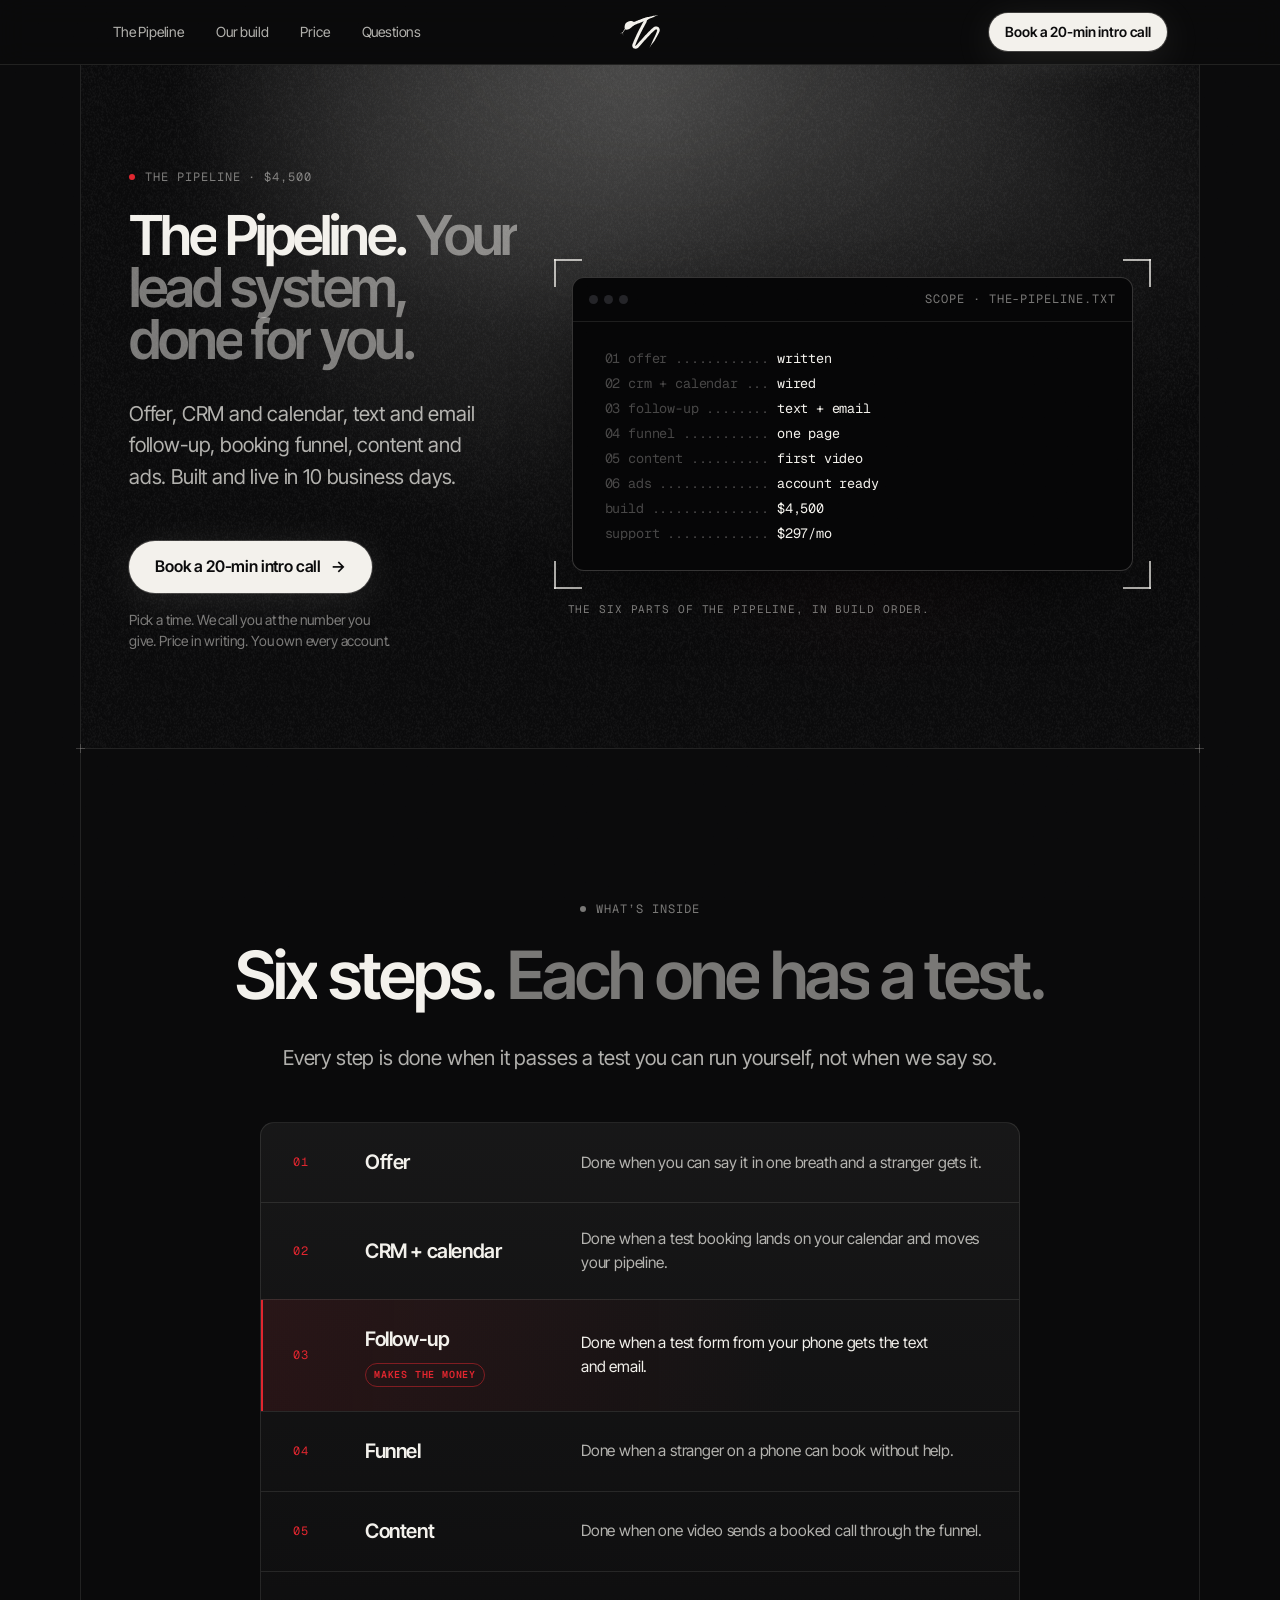
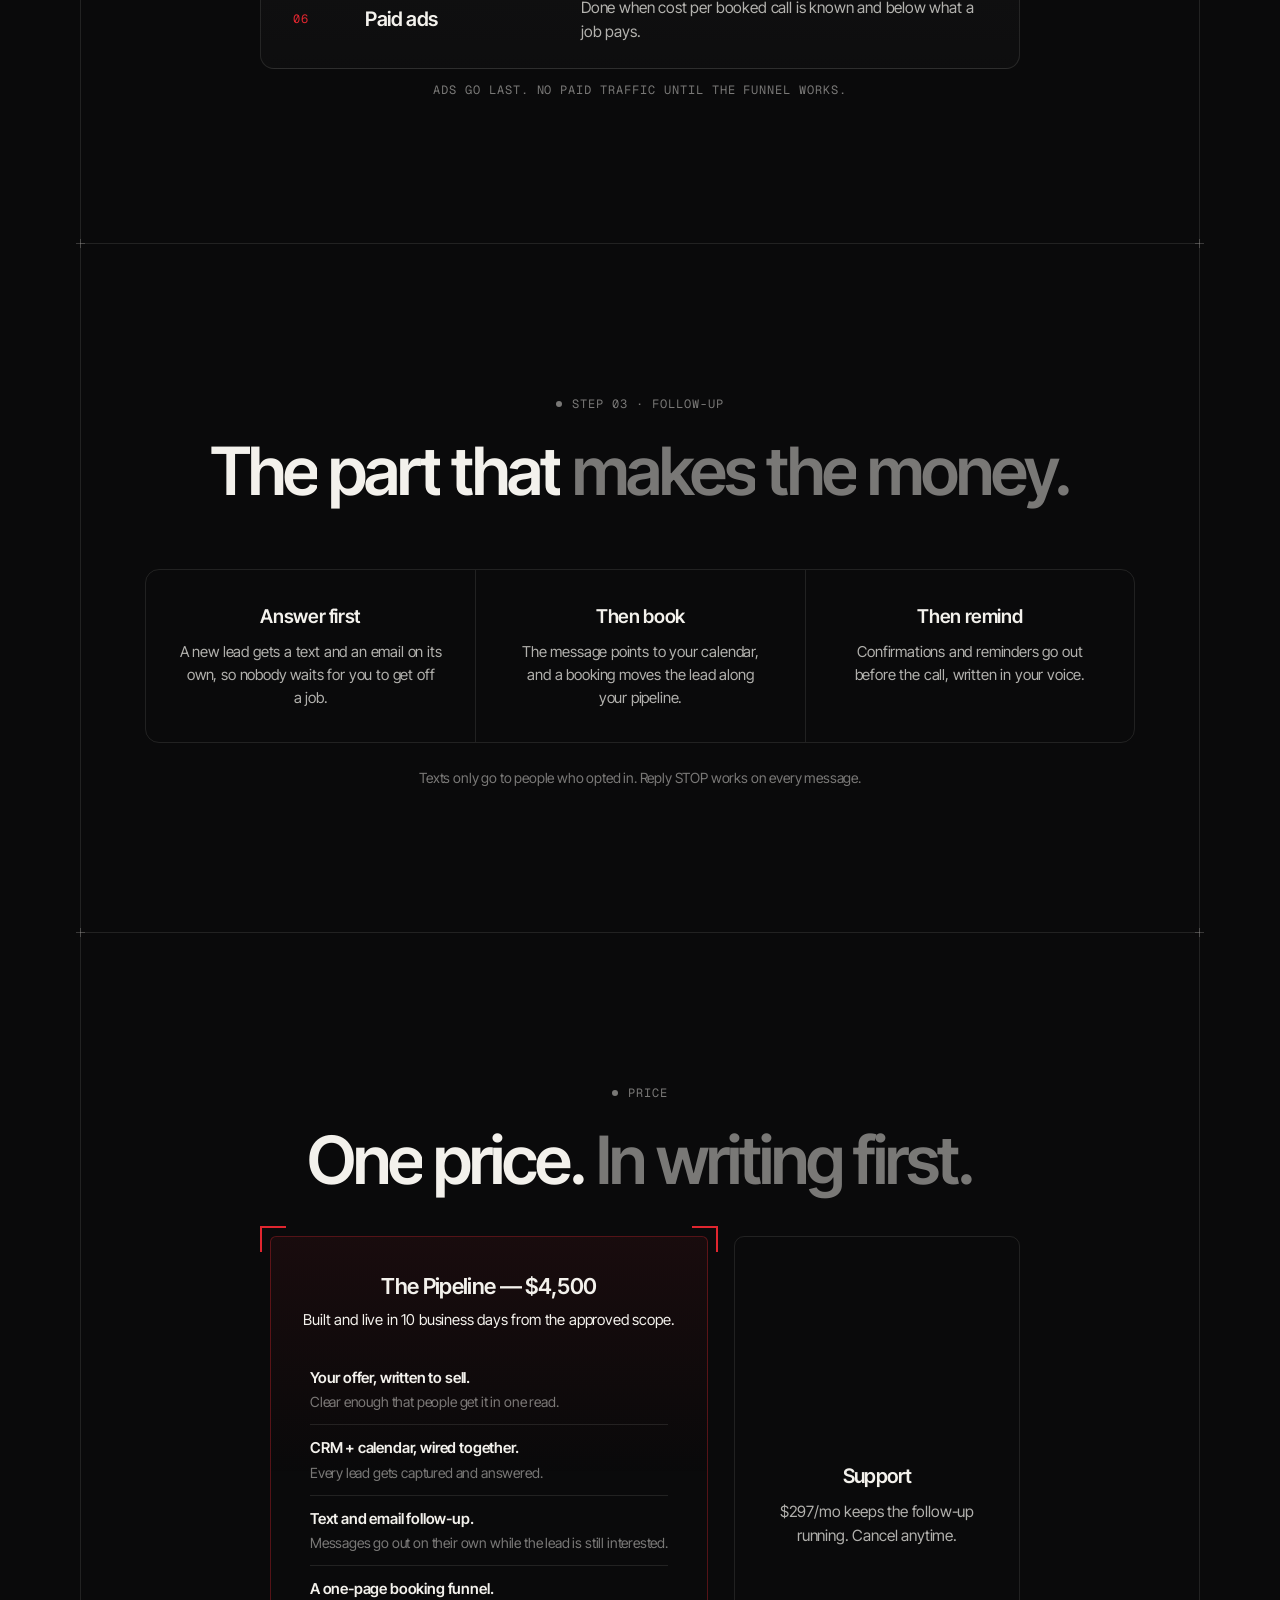
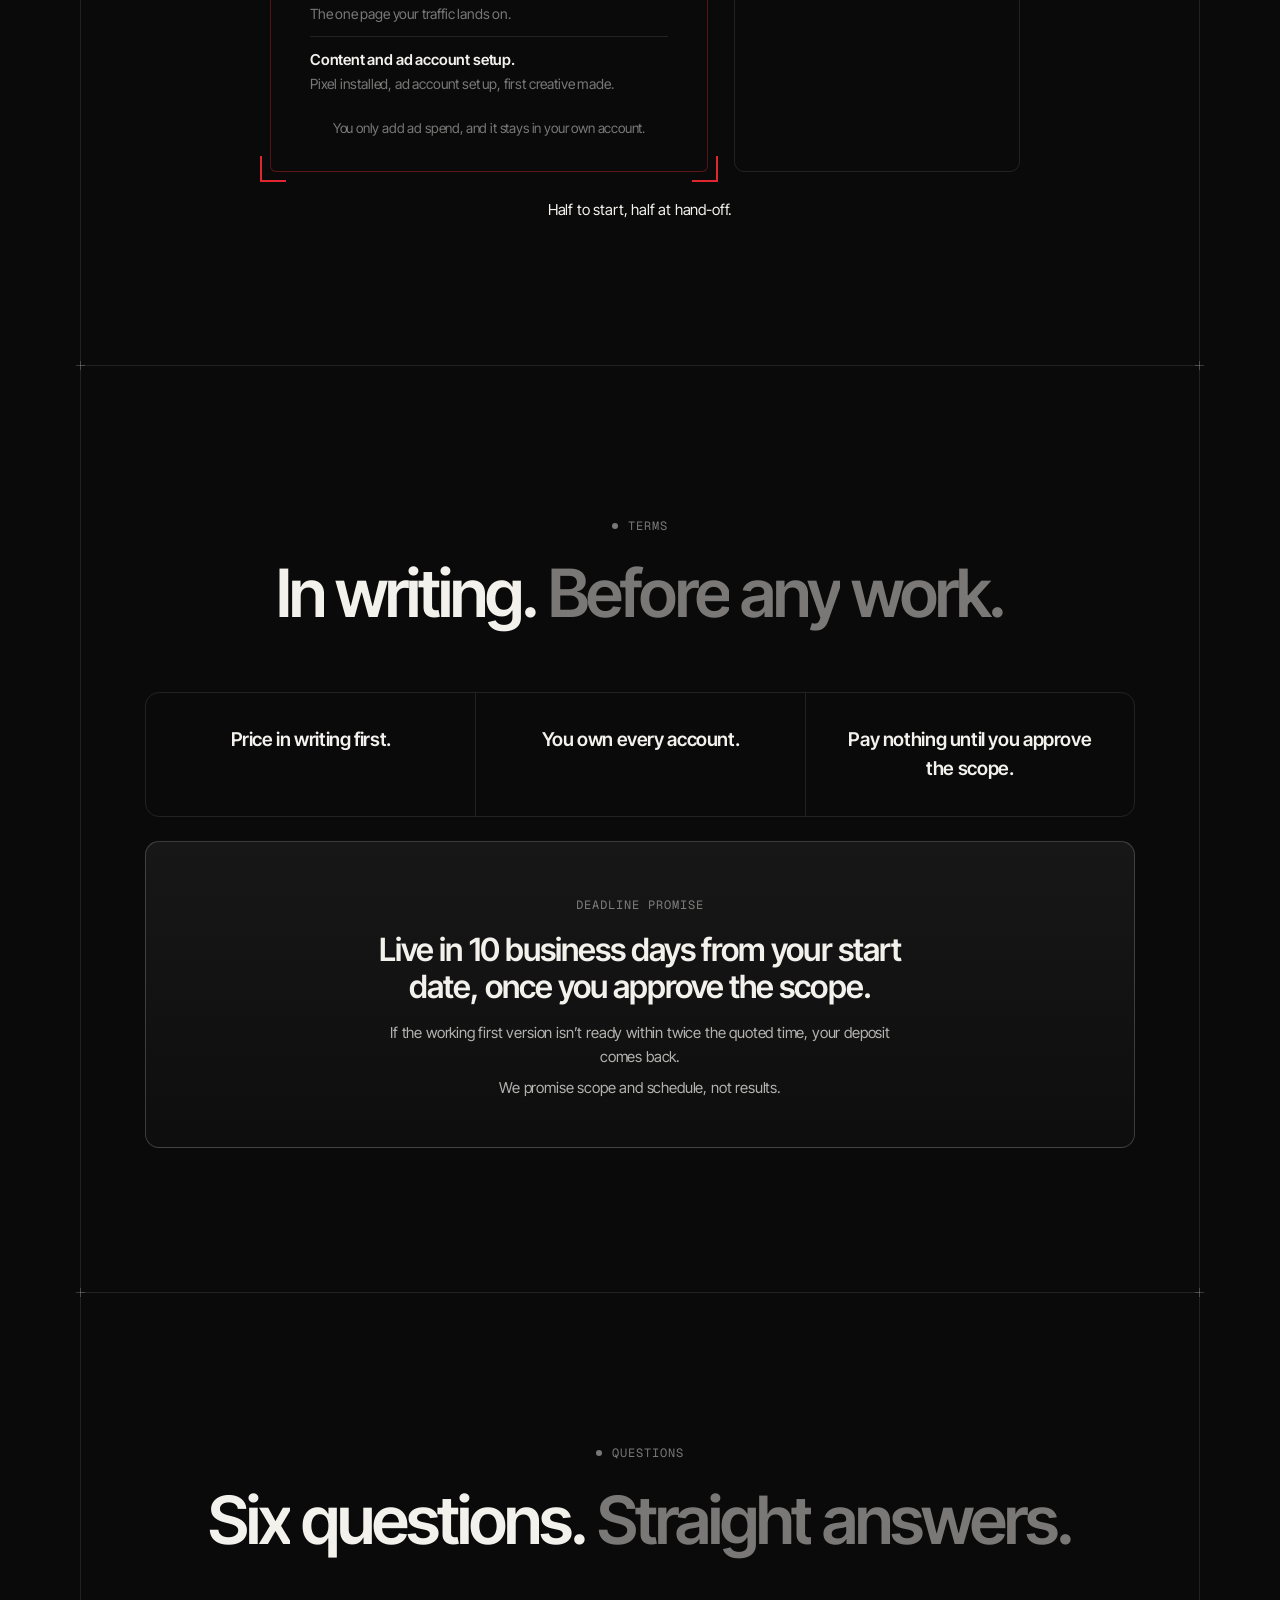
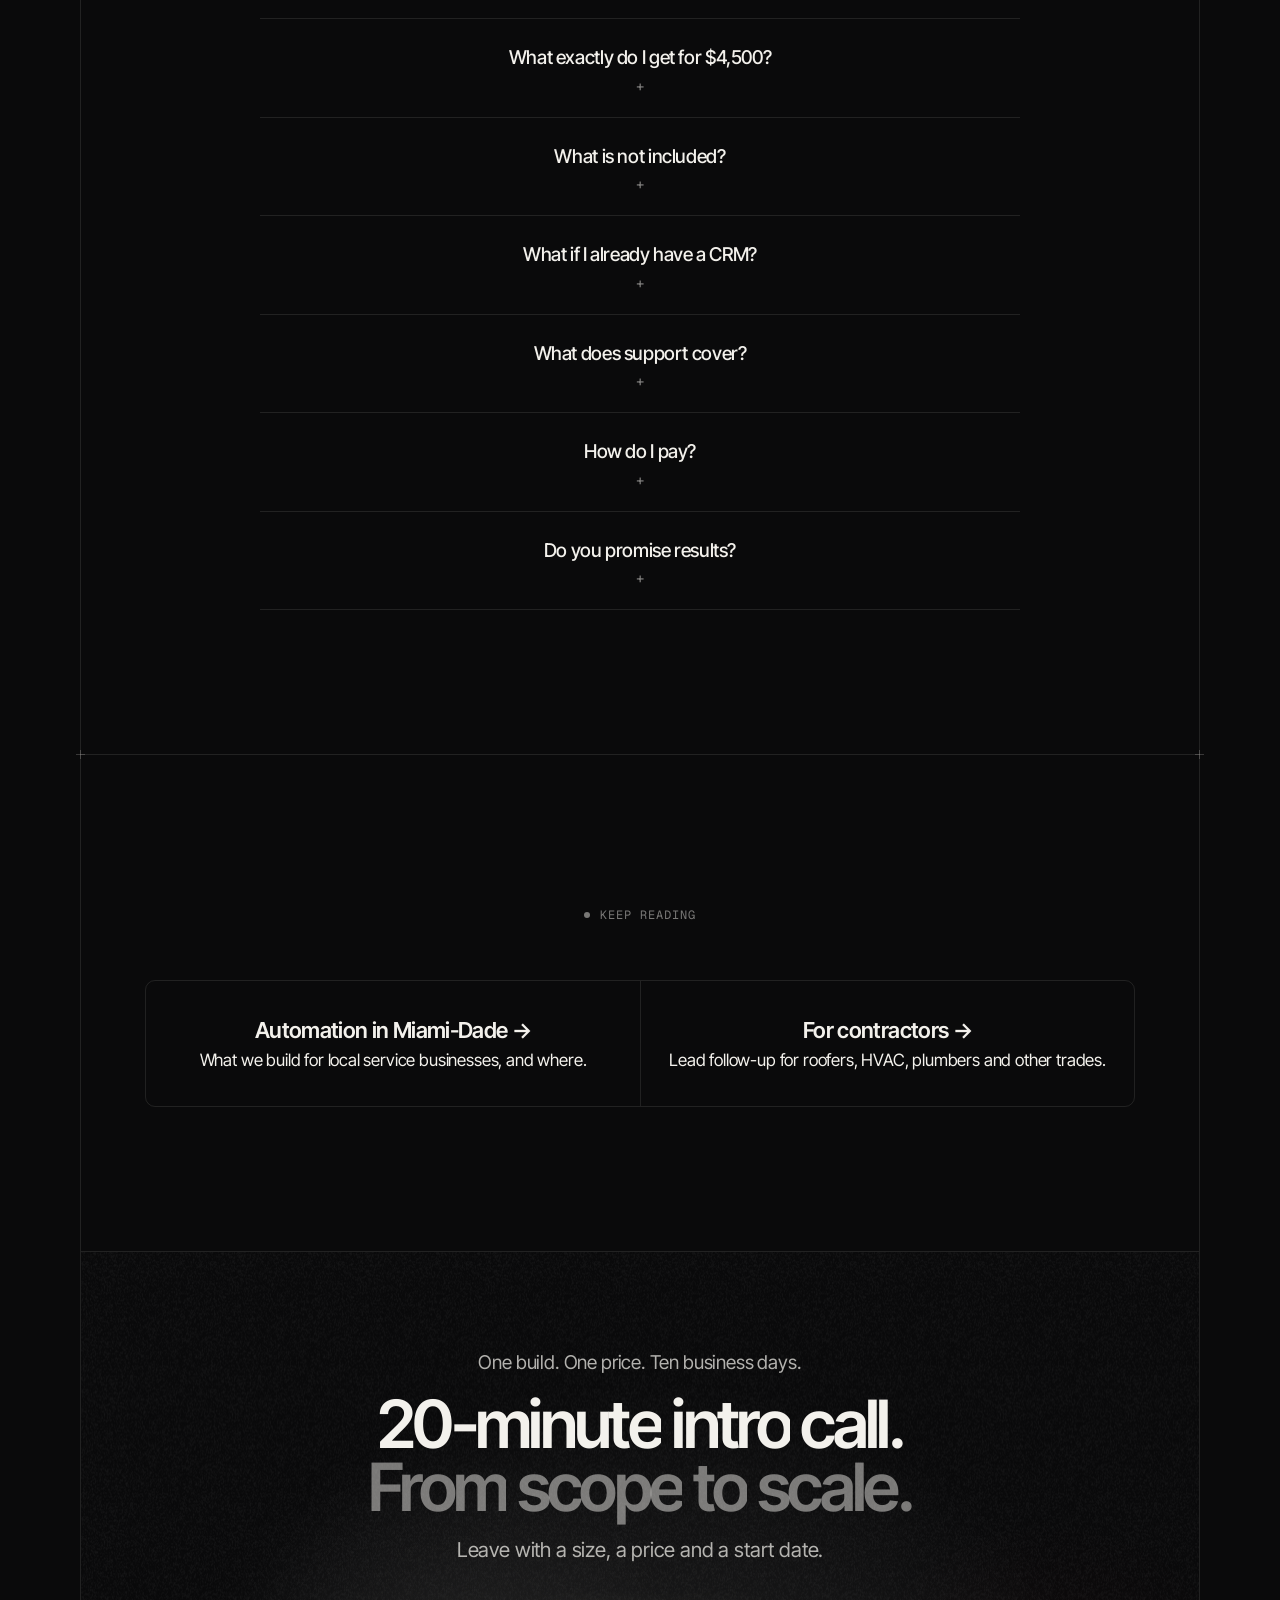
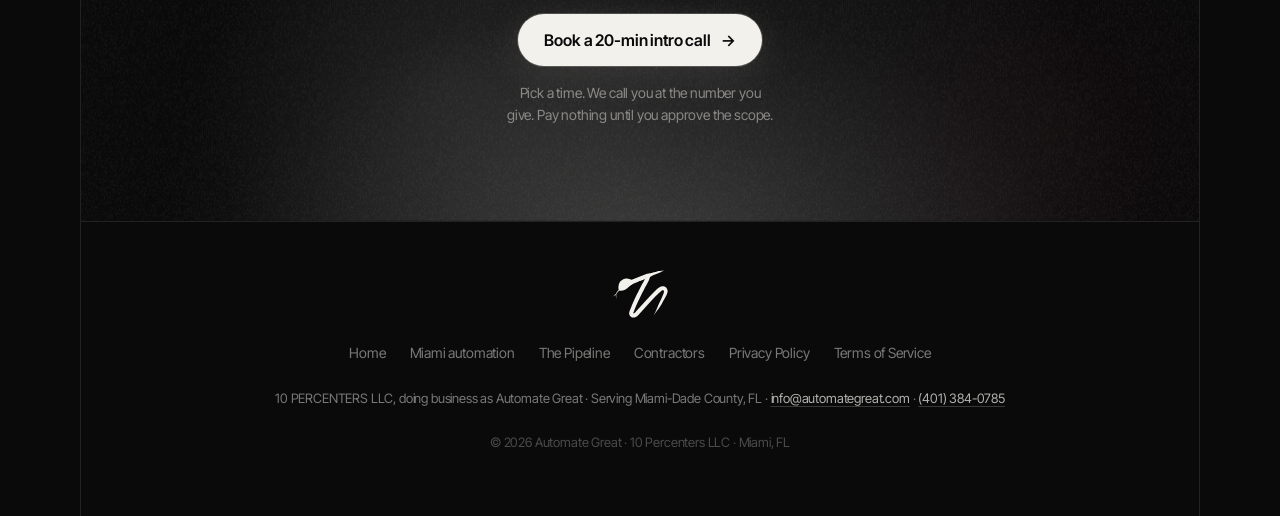
<file: pipeline/index.html>
<!doctype html>
<html lang="en">
<head>
<meta charset="utf-8">
<meta name="viewport" content="width=device-width, initial-scale=1">
<title>The Pipeline: Lead Follow-Up System, $4,500 · Automate Great</title>
<meta name="description" content="Done-for-you lead system: offer, CRM and calendar, text and email follow-up, booking funnel, content and ad setup. $4,500, live in 10 business days.">
<link rel="canonical" href="https://automategreat.com/pipeline/">
<meta name="theme-color" content="#050506">
<link rel="icon" href="/favicon.ico" sizes="any">
<link rel="icon" href="/img/favicon.svg" type="image/svg+xml">
<link rel="apple-touch-icon" href="/img/apple-touch-icon.png">
<link rel="icon" type="image/png" sizes="192x192" href="/favicon-192.png">
<link rel="icon" type="image/png" sizes="48x48" href="/favicon-48.png">
<link rel="manifest" href="/site.webmanifest">
<meta property="og:type" content="website">
<meta property="og:site_name" content="Automate Great">
<meta property="og:url" content="https://automategreat.com/pipeline/">
<meta property="og:title" content="The Pipeline: Lead Follow-Up System, $4,500 · Automate Great">
<meta property="og:description" content="Done-for-you lead system: offer, CRM and calendar, text and email follow-up, booking funnel, content and ad setup. $4,500, live in 10 business days.">
<meta property="og:image" content="https://automategreat.com/img/og-share.png">
<meta property="og:image:width" content="1200">
<meta property="og:image:height" content="630">
<meta property="og:locale" content="en_US">
<meta name="twitter:card" content="summary_large_image">
<meta name="twitter:title" content="The Pipeline: Lead Follow-Up System, $4,500 · Automate Great">
<meta name="twitter:description" content="Done-for-you lead system: offer, CRM and calendar, text and email follow-up, booking funnel, content and ad setup. $4,500, live in 10 business days.">
<meta name="twitter:image" content="https://automategreat.com/img/og-share.png">
<link rel="preload" href="../fonts/InterTight-Variable.woff2" as="font" type="font/woff2" crossorigin>
<script type="application/ld+json">
{
 "@context": "https://schema.org",
 "@type": "Service",
 "name": "The Pipeline",
 "description": "Done-for-you lead system: offer, CRM and calendar, text and email follow-up, booking funnel, content and ad setup. $4,500, live in 10 business days.",
 "url": "https://automategreat.com/pipeline/",
 "provider": {
  "@id": "https://automategreat.com/#org"
 },
 "serviceType": "Lead follow-up and booking system setup",
 "areaServed": {
  "@type": "AdministrativeArea",
  "name": "Miami-Dade County, FL"
 },
 "offers": [
  {
   "@type": "Offer",
   "name": "The Pipeline",
   "price": "4500",
   "priceCurrency": "USD",
   "url": "https://automategreat.com/pipeline/"
  },
  {
   "@type": "Offer",
   "name": "Support",
   "price": "297",
   "priceCurrency": "USD",
   "priceSpecification": {
    "@type": "UnitPriceSpecification",
    "price": "297",
    "priceCurrency": "USD",
    "unitText": "MONTH"
   }
  }
 ]
}
</script>
<script type="application/ld+json">
{
 "@context": "https://schema.org",
 "@type": "BreadcrumbList",
 "itemListElement": [
  {
   "@type": "ListItem",
   "position": 1,
   "name": "Home",
   "item": "https://automategreat.com/"
  },
  {
   "@type": "ListItem",
   "position": 2,
   "name": "The Pipeline",
   "item": "https://automategreat.com/pipeline/"
  }
 ]
}
</script>
<script type="application/ld+json">
{
 "@context": "https://schema.org",
 "@type": "FAQPage",
 "mainEntity": [
  {
   "@type": "Question",
   "name": "What exactly do I get for $4,500?",
   "acceptedAnswer": {
    "@type": "Answer",
    "text": "Your offer written down, a CRM and calendar wired together, text and email follow-up, a one-page booking funnel, first content, and your ad account set up with the pixel installed. Built and live in 10 business days from the approved scope."
   }
  },
  {
   "@type": "Question",
   "name": "What is not included?",
   "acceptedAnswer": {
    "@type": "Answer",
    "text": "Ad spend. Dialers and mass texting. Anything that needs medical or card data beyond standard checkout. Taking the call and doing your work: that is still you."
   }
  },
  {
   "@type": "Question",
   "name": "What if I already have a CRM?",
   "acceptedAnswer": {
    "@type": "Answer",
    "text": "We build on it if it can do the job. If it cannot, we say so on the call and the move is part of the price, not a surprise."
   }
  },
  {
   "@type": "Question",
   "name": "What does support cover?",
   "acceptedAnswer": {
    "@type": "Answer",
    "text": "Support at $297/mo: we watch it, fix it, and ship one visible change every month. Cancel anytime. Not on support? We quote the fix before we touch it."
   }
  },
  {
   "@type": "Question",
   "name": "How do I pay?",
   "acceptedAnswer": {
    "@type": "Answer",
    "text": "Half to start, half at hand-off. Pay nothing until you approve the scope."
   }
  },
  {
   "@type": "Question",
   "name": "Do you promise results?",
   "acceptedAnswer": {
    "@type": "Answer",
    "text": "No. We promise scope and schedule, not results. If the working first version is not ready within twice the quoted time, your deposit comes back."
   }
  }
 ]
}
</script>
<link rel="stylesheet" href="../styles.css">
</head>
<body class="seo-page">

<header class="nav">
  <div class="col">
    <ul>
      <li><a href="../pipeline/">The Pipeline</a></li>
      <li><a href="../#proof">Our build</a></li>
      <li><a href="../pipeline/#price">Price</a></li>
      <li><a href="../#faq">Questions</a></li>
    </ul>
    <a class="logo" href="../" aria-label="Automate Great home"><img src="../img/logo-snake.svg" alt="" width="40" height="34"></a>
    <div class="nav-cta nav-call"><a class="btn btn-primary" href="../book/">Book a 20-min intro call</a></div>
  </div>
</header>

<main class="col" id="top">

<section class="hero">
  <div class="orb" aria-hidden="true"></div>
  <div class="hero-copy">
    <p class="mono eyebrow accent rv">The Pipeline · $4,500</p>
    <h1 class="rv"><span class="ln">The Pipeline.</span> <span class="ln dim">Your lead system, done for you.</span></h1>
    <p class="lead rv">Offer, CRM and calendar, text and email follow-up, booking funnel, content and ads. Built and live in 10 business days.</p>
    <div class="cta-row rv"><a class="btn btn-primary" href="../book/">Book a 20-min intro call <span class="arr">→</span></a></div>
    <p class="under rv">Pick a time. We call you at the number you give. Price in writing. You own every account.</p>
  </div>
  <figure class="hero-media">
    <div class="walk"><div class="terminal" style="margin:0;max-width:none">
      <div class="bar"><i></i><i></i><i></i><span class="mono">scope · the-pipeline.txt</span></div>
<pre><span class="c">01 offer ............</span> <span class="p">written</span>
<span class="c">02 crm + calendar ...</span> <span class="p">wired</span>
<span class="c">03 follow-up ........</span> <span class="p">text + email</span>
<span class="c">04 funnel ...........</span> <span class="p">one page</span>
<span class="c">05 content ..........</span> <span class="p">first video</span>
<span class="c">06 ads ..............</span> <span class="p">account ready</span>
<span class="c">build ...............</span> <span class="p">$4,500</span>
<span class="c">support .............</span> <span class="p">$297/mo</span></pre>
    </div></div>
    <figcaption class="mono">The six parts of The Pipeline, in build order.</figcaption>
  </figure>
</section>

<section id="ways">
  <span class="cross l"></span><span class="cross r"></span>
  <p class="mono eyebrow rv">What’s inside</p>
  <h2 class="rv">Six steps. <span class="dim">Each one has a test.</span></h2>
  <p class="lead rv">Every step is done when it passes a test you can run yourself, not when we say so.</p>
  <ol class="build rv spot">
    <li><span class="mono n">01</span><h4>Offer</h4><p>Done when you can say it in one breath and a stranger gets it.</p></li>
    <li><span class="mono n">02</span><h4>CRM + calendar</h4><p>Done when a test booking lands on your calendar and moves your pipeline.</p></li>
    <li class="money"><span class="mono n">03</span><h4>Follow-up <span class="tag">Makes the money</span></h4><p>Done when a test form from your phone gets the text and email.</p></li>
    <li><span class="mono n">04</span><h4>Funnel</h4><p>Done when a stranger on a phone can book without help.</p></li>
    <li><span class="mono n">05</span><h4>Content</h4><p>Done when one video sends a booked call through the funnel.</p></li>
    <li><span class="mono n">06</span><h4>Paid ads</h4><p>Done when cost per booked call is known and below what a job pays.</p></li>
  </ol>
  <p class="note mono rv">Ads go last. No paid traffic until the funnel works.</p>
</section>

<section id="followup">
  <span class="cross l"></span><span class="cross r"></span>
  <p class="mono eyebrow rv">Step 03 · Follow-up</p>
  <h2 class="rv">The part that <span class="dim">makes the money.</span></h2>
  <div class="promises rv">
    <div><h4>Answer first</h4><p>A new lead gets a text and an email on its own, so nobody waits for you to get off a job.</p></div>
    <div><h4>Then book</h4><p>The message points to your calendar, and a booking moves the lead along your pipeline.</p></div>
    <div><h4>Then remind</h4><p>Confirmations and reminders go out before the call, written in your voice.</p></div>
  </div>
  <p class="disclaim rv">Texts only go to people who opted in. Reply STOP works on every message.</p>
</section>

<section id="price">
  <span class="cross l"></span><span class="cross r"></span>
  <p class="mono eyebrow rv">Price</p>
  <h2 class="rv">One price. <span class="dim">In writing first.</span></h2>
  <div class="subgrid two price-grid rv">
    <div class="trim"><div class="cell build-box"><h4>The Pipeline — $4,500</h4><p class="sub">Built and live in 10 business days from the approved scope.</p>
      <ul class="incl">
        <li><b>Your offer, written to sell.</b> <span>Clear enough that people get it in one read.</span></li>
        <li><b>CRM + calendar, wired together.</b> <span>Every lead gets captured and answered.</span></li>
        <li><b>Text and email follow-up.</b> <span>Messages go out on their own while the lead is still interested.</span></li>
        <li><b>A one-page booking funnel.</b> <span>The one page your traffic lands on.</span></li>
        <li><b>Content and ad account setup.</b> <span>Pixel installed, ad account set up, first creative made.</span></li>
      </ul>
      <p class="fine">You only add ad spend, and it stays in your own account.</p></div></div>
    <div class="cell"><h4>Support</h4><p>$297/mo keeps the follow-up running. Cancel anytime.</p></div>
  </div>
  <p class="pay rv">Half to start, half at hand-off.</p>
</section>

<section id="terms">
  <span class="cross l"></span><span class="cross r"></span>
  <p class="mono eyebrow rv">Terms</p>
  <h2 class="rv">In writing. <span class="dim">Before any work.</span></h2>
  <div class="promises rv">
    <div><h4>Price in writing first.</h4></div>
    <div><h4>You own every account.</h4></div>
    <div><h4>Pay nothing until you approve the scope.</h4></div>
  </div>
  <div class="guarantee rv spot">
    <span class="mono">Deadline promise</span>
    <blockquote>Live in 10 business days from your start date, once you approve the scope.</blockquote>
    <p>If the working first version isn’t ready within twice the quoted time, your deposit comes back.</p>
    <p>We promise scope and schedule, not results.</p>
  </div>
</section>

<section id="faq">
  <span class="cross l"></span><span class="cross r"></span>
  <p class="mono eyebrow rv">Questions</p>
  <h2 class="rv">Six questions. <span class="dim">Straight answers.</span></h2>
  <div class="faq rv">
    <details><summary>What exactly do I get for $4,500?</summary><p>Your offer written down, a CRM and calendar wired together, text and email follow-up, a one-page booking funnel, first content, and your ad account set up with the pixel installed. Built and live in 10 business days from the approved scope.</p></details>
    <details><summary>What is not included?</summary><p>Ad spend. Dialers and mass texting. Anything that needs medical or card data beyond standard checkout. Taking the call and doing your work: that is still you.</p></details>
    <details><summary>What if I already have a CRM?</summary><p>We build on it if it can do the job. If it cannot, we say so on the call and the move is part of the price, not a surprise.</p></details>
    <details><summary>What does support cover?</summary><p>Support at $297/mo: we watch it, fix it, and ship one visible change every month. Cancel anytime. Not on support? We quote the fix before we touch it.</p></details>
    <details><summary>How do I pay?</summary><p>Half to start, half at hand-off. Pay nothing until you approve the scope.</p></details>
    <details><summary>Do you promise results?</summary><p>No. We promise scope and schedule, not results. If the working first version is not ready within twice the quoted time, your deposit comes back.</p></details>
  </div>
</section>

<section id="related">
  <span class="cross l"></span><span class="cross r"></span>
  <p class="mono eyebrow rv">Keep reading</p>
  <div class="subgrid two rv">
    <div class="cell"><h4><a href="../miami-ai-automation/">Automation in Miami-Dade →</a></h4><p>What we build for local service businesses, and where.</p></div>
    <div class="cell"><h4><a href="../contractors/">For contractors →</a></h4><p>Lead follow-up for roofers, HVAC, plumbers and other trades.</p></div>
  </div>
</section>

<section class="final">
  <span class="cross l"></span><span class="cross r"></span>
  <p class="pre rv">One build. One price. Ten business days.</p>
  <h2 class="rv"><span class="ln">20-minute intro call.</span> <span class="ln dim">From scope to scale.</span></h2>
  <p class="lead rv">Leave with a size, a price and a start date.</p>
  <div class="cta-row rv"><a class="btn btn-primary" href="../book/">Book a 20-min intro call <span class="arr">→</span></a></div>
  <p class="under rv">Pick a time. We call you at the number you give. Pay nothing until you approve the scope.</p>
</section>

<footer>
  <a class="logo" href="../" aria-label="Automate Great home"><img src="../img/logo-snake.svg" alt="" width="56" height="48"></a>
  <ul><li><a href="../">Home</a></li><li><a href="../miami-ai-automation/">Miami automation</a></li><li><a href="../pipeline/">The Pipeline</a></li><li><a href="../contractors/">Contractors</a></li><li><a href="../privacy/">Privacy Policy</a></li><li><a href="../terms/">Terms of Service</a></li></ul>
  <div class="copy contact"><span><span class="nw">10 PERCENTERS LLC, doing business as Automate Great</span> · <span class="nw">Serving Miami-Dade County, FL</span> · <a href="mailto:info@automategreat.com">info@automategreat.com</a> · <a href="tel:+14013840785">(401) 384-0785</a></span></div>
  <div class="copy"><span>© 2026 Automate Great · 10 Percenters LLC · Miami, FL</span></div>
</footer>

</main>

<div class="sticky"><a class="btn btn-primary" href="../book/">Book a 20-min intro call <span class="arr">→</span></a></div>
<script src="../main.js"></script>
</body>
</html>
</file>
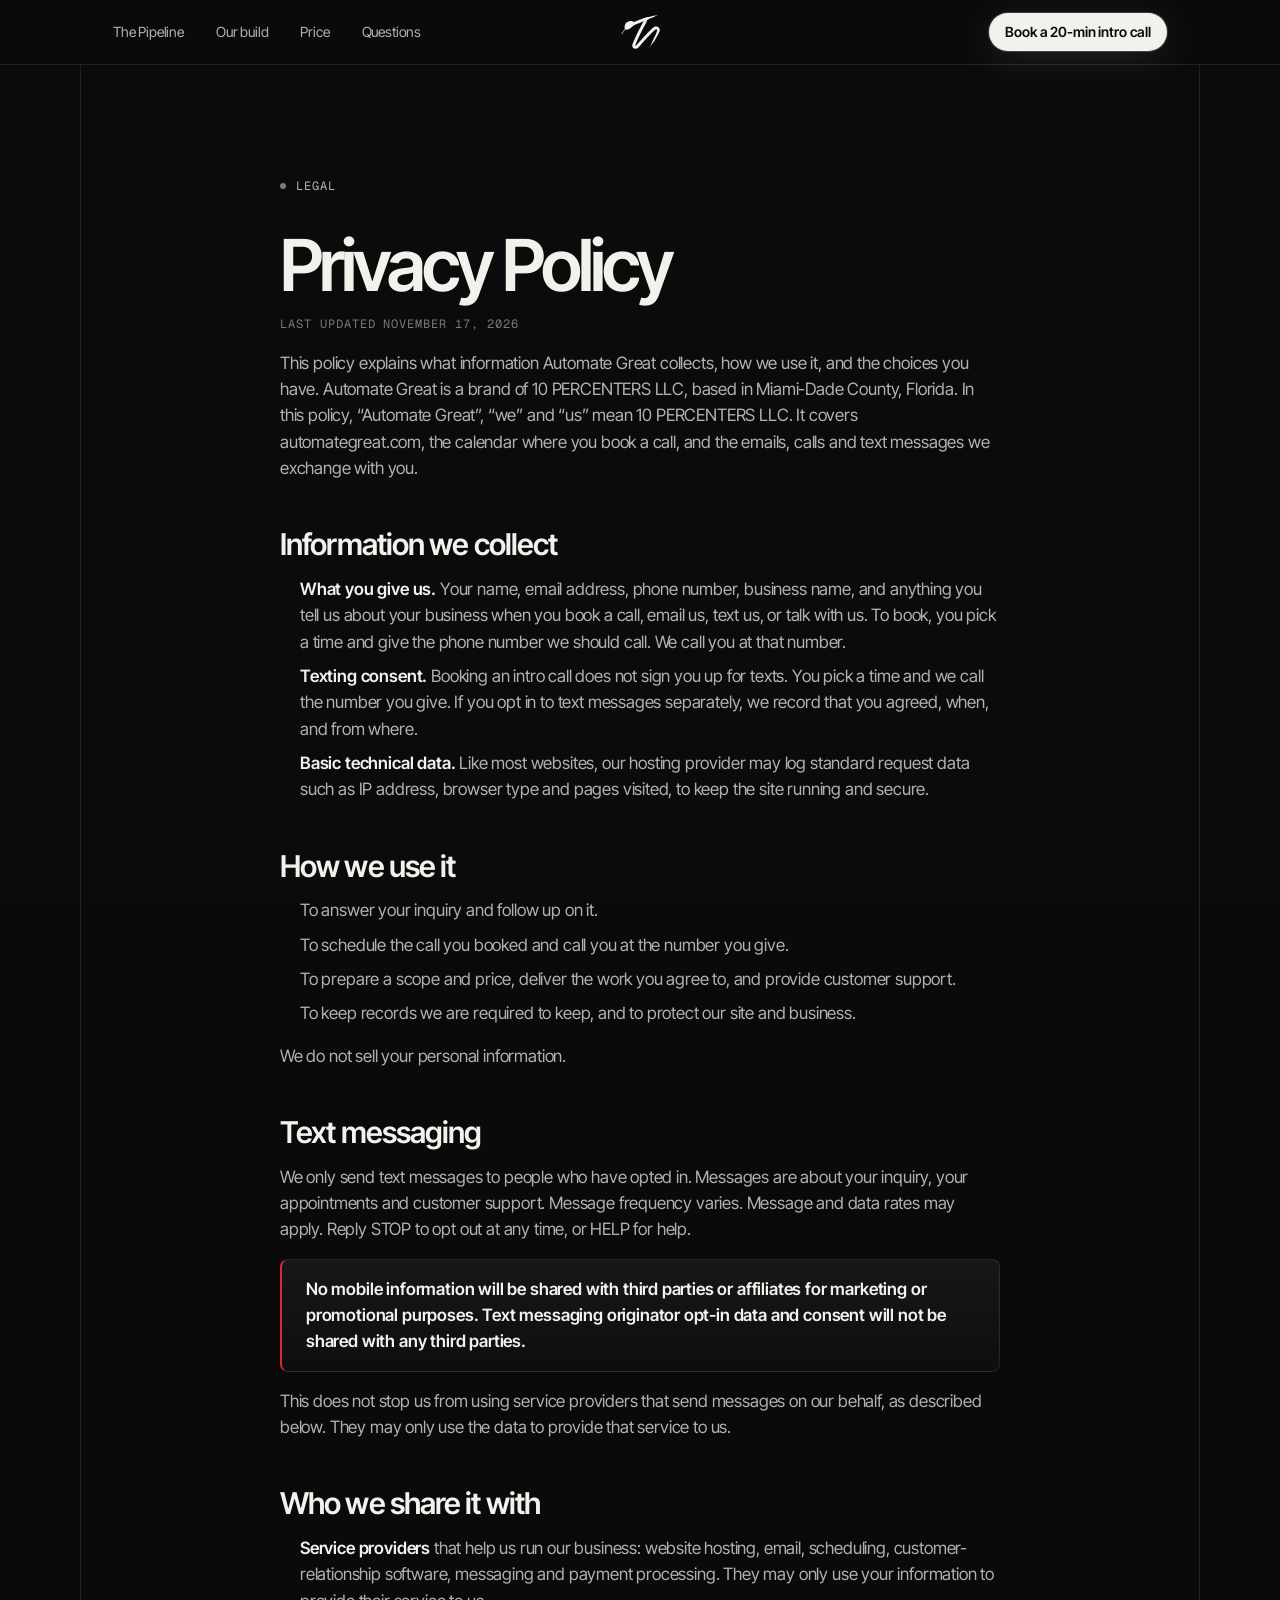
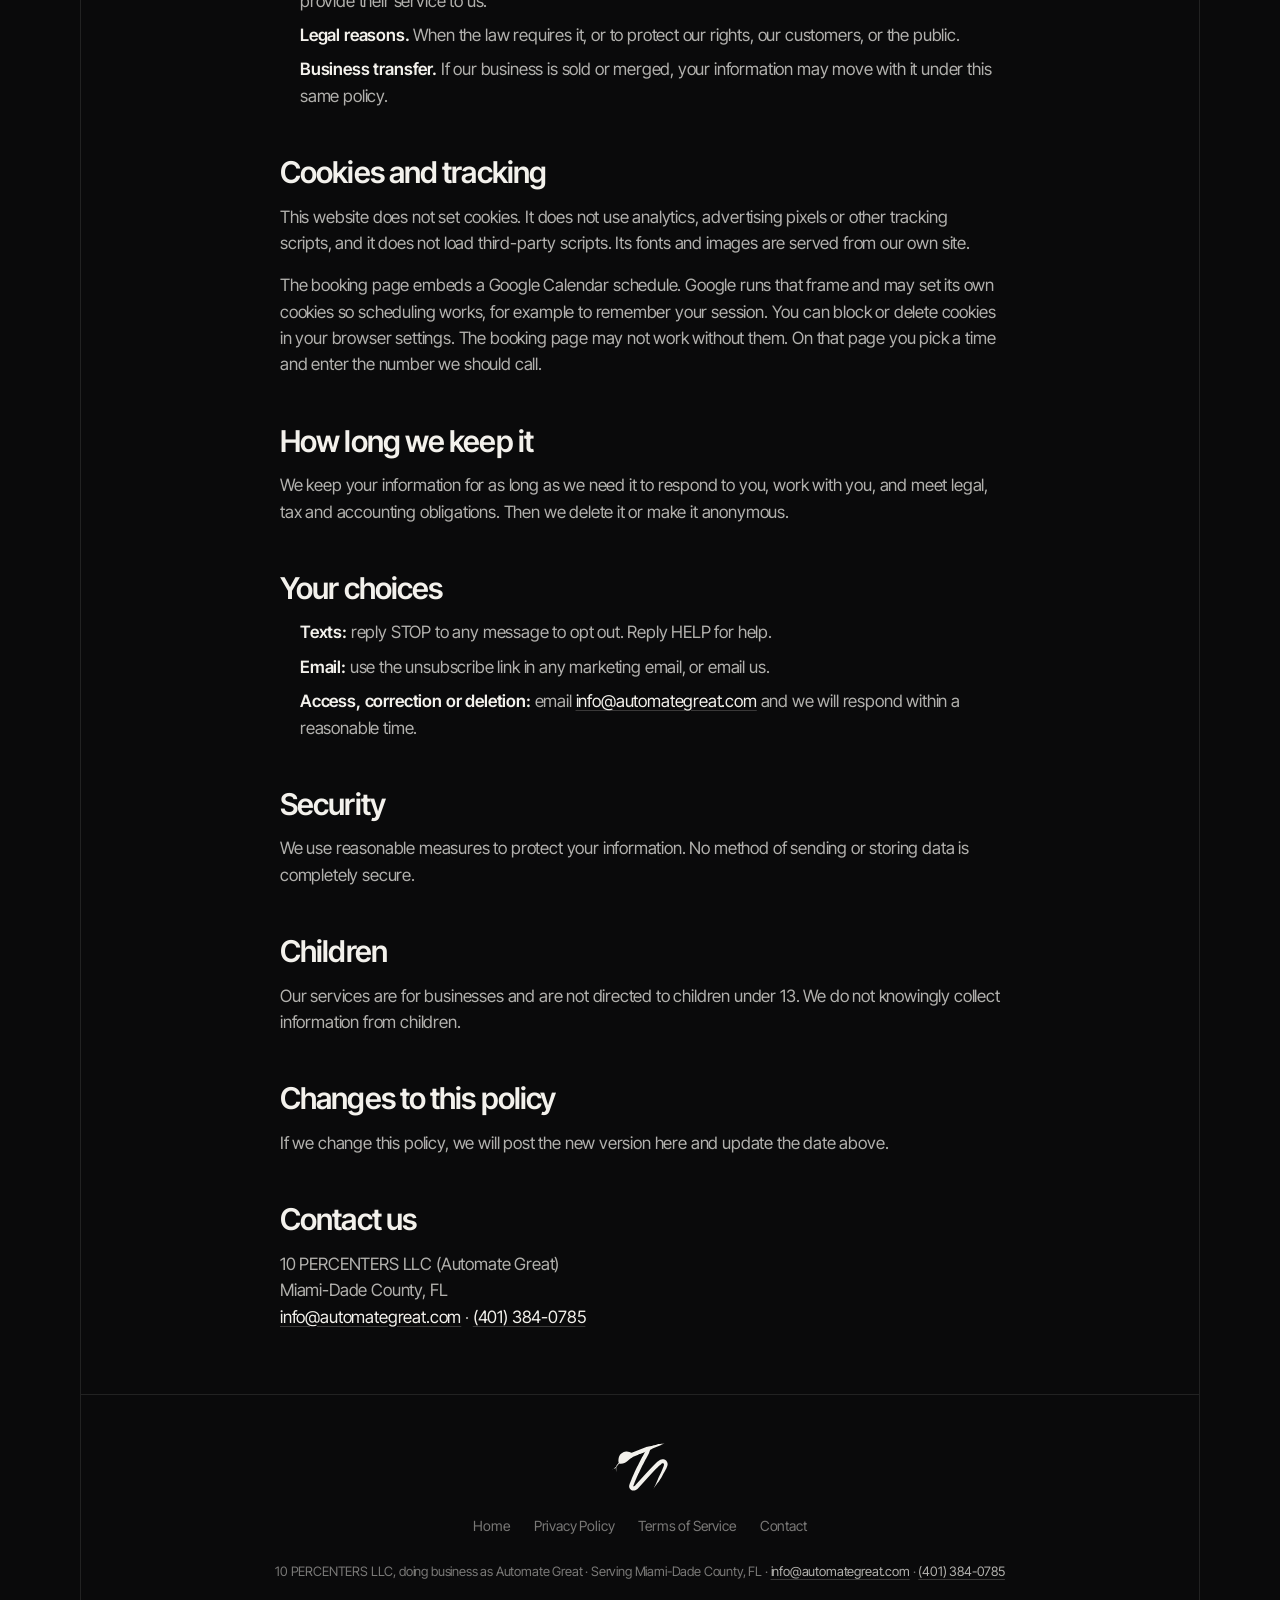
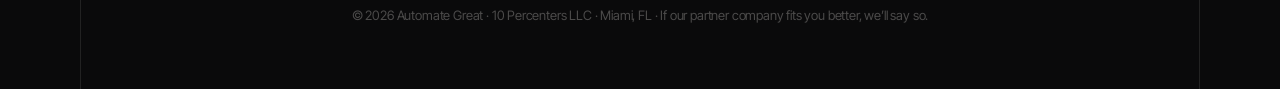
<file: privacy/index.html>
<!doctype html>
<html lang="en">
<head>
<meta charset="utf-8">
<meta name="viewport" content="width=device-width, initial-scale=1">
<title>Privacy Policy · Automate Great</title>
<meta name="description" content="How Automate Great collects, uses and protects your information, including text messaging consent.">
<link rel="canonical" href="https://automategreat.com/privacy/">
<meta name="theme-color" content="#050506">
<link rel="icon" href="/favicon.ico" sizes="any">
<link rel="icon" href="/img/favicon.svg" type="image/svg+xml">
<link rel="apple-touch-icon" href="/img/apple-touch-icon.png">
<link rel="icon" type="image/png" sizes="192x192" href="/favicon-192.png">
<link rel="icon" type="image/png" sizes="48x48" href="/favicon-48.png">
<link rel="manifest" href="/site.webmanifest">
<meta property="og:type" content="website">
<meta property="og:site_name" content="Automate Great">
<meta property="og:url" content="https://automategreat.com/privacy/">
<meta property="og:title" content="Privacy Policy · Automate Great">
<meta property="og:image" content="https://automategreat.com/img/og-share.png">
<meta name="twitter:card" content="summary_large_image">
<link rel="stylesheet" href="../styles.css">
</head>
<body class="legal-page">

<header class="nav">
  <div class="col">
    <ul>
      <li><a href="../#ways">The Pipeline</a></li>
      <li><a href="../#proof">Our build</a></li>
      <li><a href="../#price">Price</a></li>
      <li><a href="../#faq">Questions</a></li>
    </ul>
    <a class="logo" href="../" aria-label="Automate Great home"><img src="../img/logo-snake.svg" alt="" width="40" height="34"></a>
    <div class="nav-cta nav-call"><a class="btn btn-primary" href="../book/">Book a 20-min intro call</a></div>
  </div>
</header>

<main class="col" id="top">
<article class="legal">
  <p class="mono eyebrow">Legal</p>
  <h1>Privacy Policy</h1>
  <p class="updated mono">Last updated November 17, 2026</p>

  <p>This policy explains what information Automate Great collects, how we use it, and the choices you have. Automate Great is a brand of 10 PERCENTERS LLC, based in Miami-Dade County, Florida. In this policy, “Automate Great”, “we” and “us” mean 10 PERCENTERS LLC. It covers automategreat.com, the calendar where you book a call, and the emails, calls and text messages we exchange with you.</p>

  <h2>Information we collect</h2>
  <ul>
    <li><b>What you give us.</b> Your name, email address, phone number, business name, and anything you tell us about your business when you book a call, email us, text us, or talk with us. To book, you pick a time and give the phone number we should call. We call you at that number.</li>
    <li><b>Texting consent.</b> Booking an intro call does not sign you up for texts. You pick a time and we call the number you give. If you opt in to text messages separately, we record that you agreed, when, and from where.</li>
    <li><b>Basic technical data.</b> Like most websites, our hosting provider may log standard request data such as IP address, browser type and pages visited, to keep the site running and secure.</li>
  </ul>

  <h2>How we use it</h2>
  <ul>
    <li>To answer your inquiry and follow up on it.</li>
    <li>To schedule the call you booked and call you at the number you give.</li>
    <li>To prepare a scope and price, deliver the work you agree to, and provide customer support.</li>
    <li>To keep records we are required to keep, and to protect our site and business.</li>
  </ul>
  <p>We do not sell your personal information.</p>

  <h2>Text messaging</h2>
  <p>We only send text messages to people who have opted in. Messages are about your inquiry, your appointments and customer support. Message frequency varies. Message and data rates may apply. Reply STOP to opt out at any time, or HELP for help.</p>
  <p class="a2p"><b>No mobile information will be shared with third parties or affiliates for marketing or promotional purposes. Text messaging originator opt-in data and consent will not be shared with any third parties.</b></p>
  <p>This does not stop us from using service providers that send messages on our behalf, as described below. They may only use the data to provide that service to us.</p>

  <h2>Who we share it with</h2>
  <ul>
    <li><b>Service providers</b> that help us run our business: website hosting, email, scheduling, customer-relationship software, messaging and payment processing. They may only use your information to provide their service to us.</li>
    <li><b>Legal reasons.</b> When the law requires it, or to protect our rights, our customers, or the public.</li>
    <li><b>Business transfer.</b> If our business is sold or merged, your information may move with it under this same policy.</li>
  </ul>

  <h2>Cookies and tracking</h2>
  <p>This website does not set cookies. It does not use analytics, advertising pixels or other tracking scripts, and it does not load third-party scripts. Its fonts and images are served from our own site.</p>
  <p>The booking page embeds a Google Calendar schedule. Google runs that frame and may set its own cookies so scheduling works, for example to remember your session. You can block or delete cookies in your browser settings. The booking page may not work without them. On that page you pick a time and enter the number we should call.</p>

  <h2>How long we keep it</h2>
  <p>We keep your information for as long as we need it to respond to you, work with you, and meet legal, tax and accounting obligations. Then we delete it or make it anonymous.</p>

  <h2>Your choices</h2>
  <ul>
    <li><b>Texts:</b> reply STOP to any message to opt out. Reply HELP for help.</li>
    <li><b>Email:</b> use the unsubscribe link in any marketing email, or email us.</li>
    <li><b>Access, correction or deletion:</b> email <a href="mailto:info@automategreat.com">info@automategreat.com</a> and we will respond within a reasonable time.</li>
  </ul>

  <h2>Security</h2>
  <p>We use reasonable measures to protect your information. No method of sending or storing data is completely secure.</p>

  <h2>Children</h2>
  <p>Our services are for businesses and are not directed to children under 13. We do not knowingly collect information from children.</p>

  <h2>Changes to this policy</h2>
  <p>If we change this policy, we will post the new version here and update the date above.</p>

  <h2>Contact us</h2>
  <p>10 PERCENTERS LLC (Automate Great)<br>Miami-Dade County, FL<br><a href="mailto:info@automategreat.com">info@automategreat.com</a> · <a href="tel:+14013840785">(401) 384-0785</a></p>

</article>

<footer>
  <a class="logo" href="../" aria-label="Automate Great home"><img src="../img/logo-snake.svg" alt="" width="56" height="48"></a>
  <ul><li><a href="../">Home</a></li><li><a href="../privacy/">Privacy Policy</a></li><li><a href="../terms/">Terms of Service</a></li><li><a href="mailto:info@automategreat.com">Contact</a></li></ul>
  <div class="copy contact"><span><span class="nw">10 PERCENTERS LLC, doing business as Automate Great</span> · <span class="nw">Serving Miami-Dade County, FL</span> · <a href="mailto:info@automategreat.com">info@automategreat.com</a> · <a href="tel:+14013840785">(401) 384-0785</a></span></div>
  <div class="copy"><span>© 2026 Automate Great · 10 Percenters LLC · Miami, FL · If our partner company fits you better, we’ll say so.</span></div>
</footer>
</main>
</body>
</html>
</file>
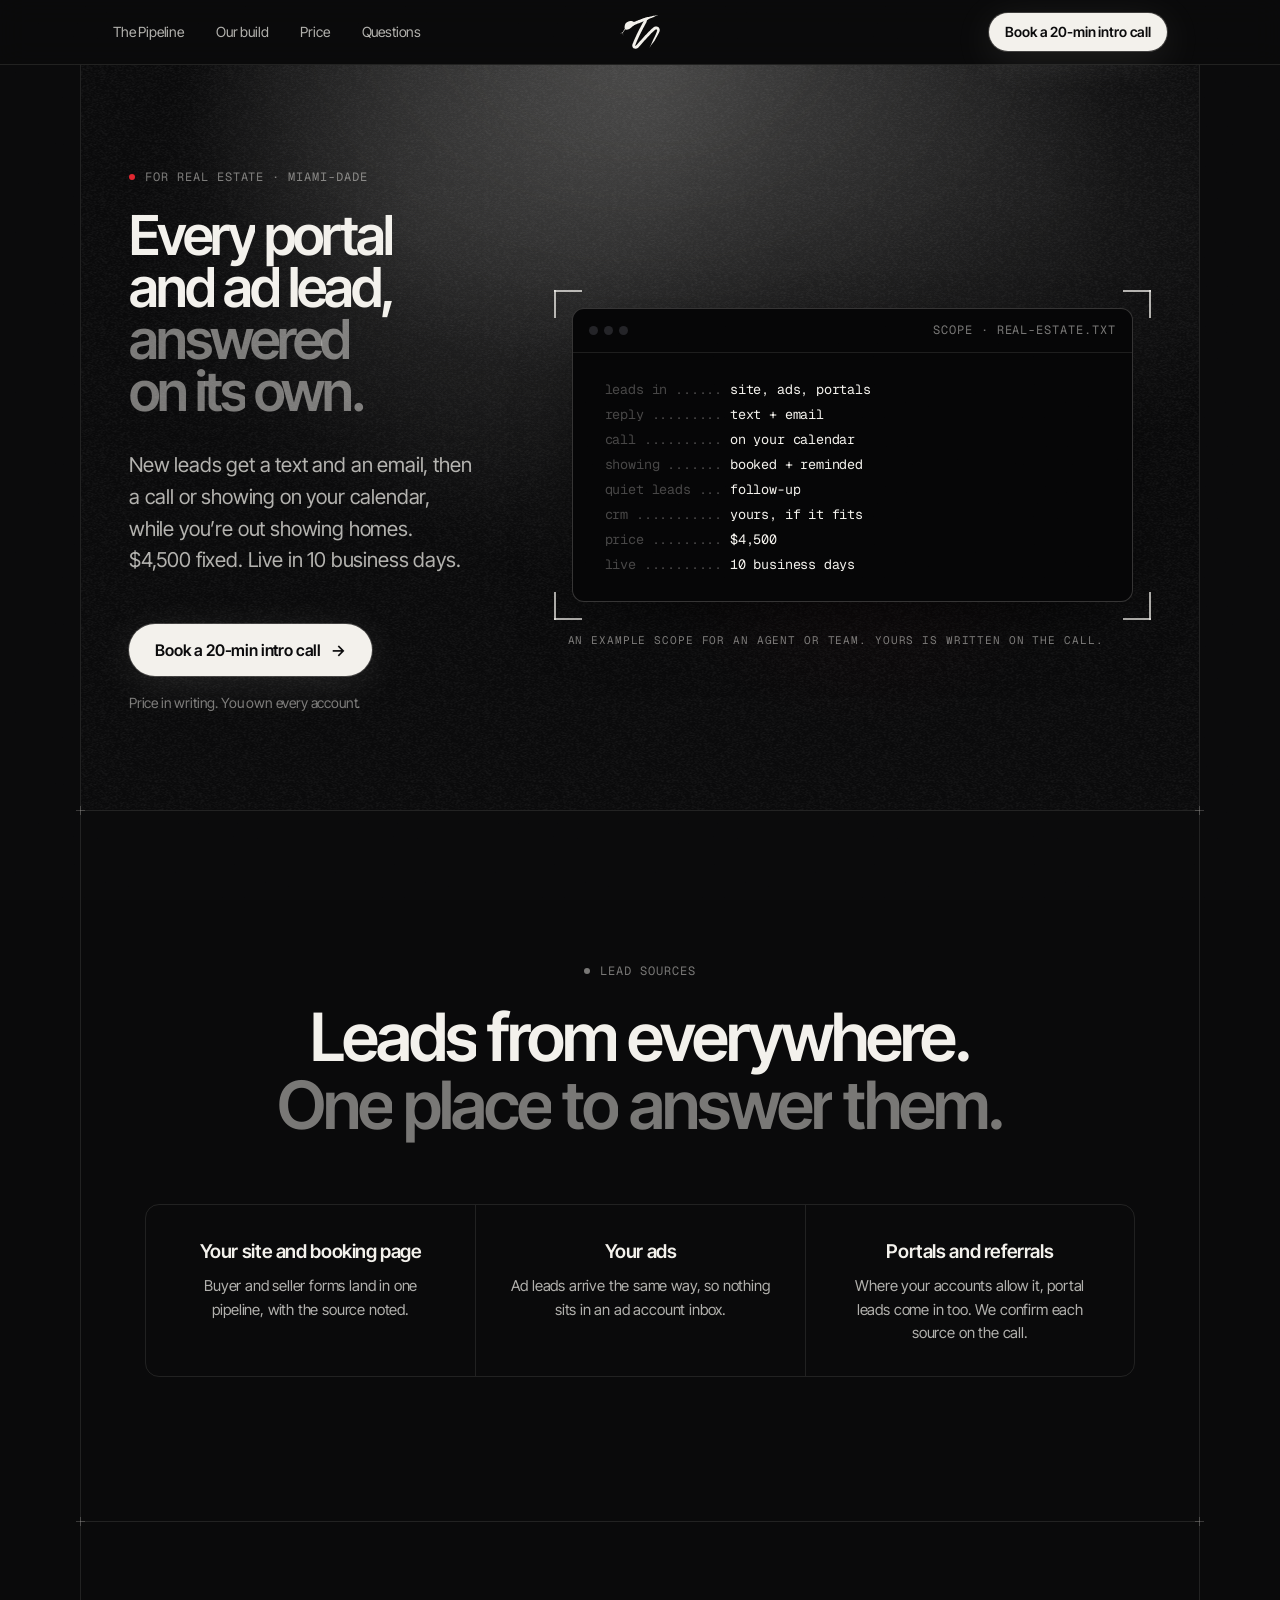
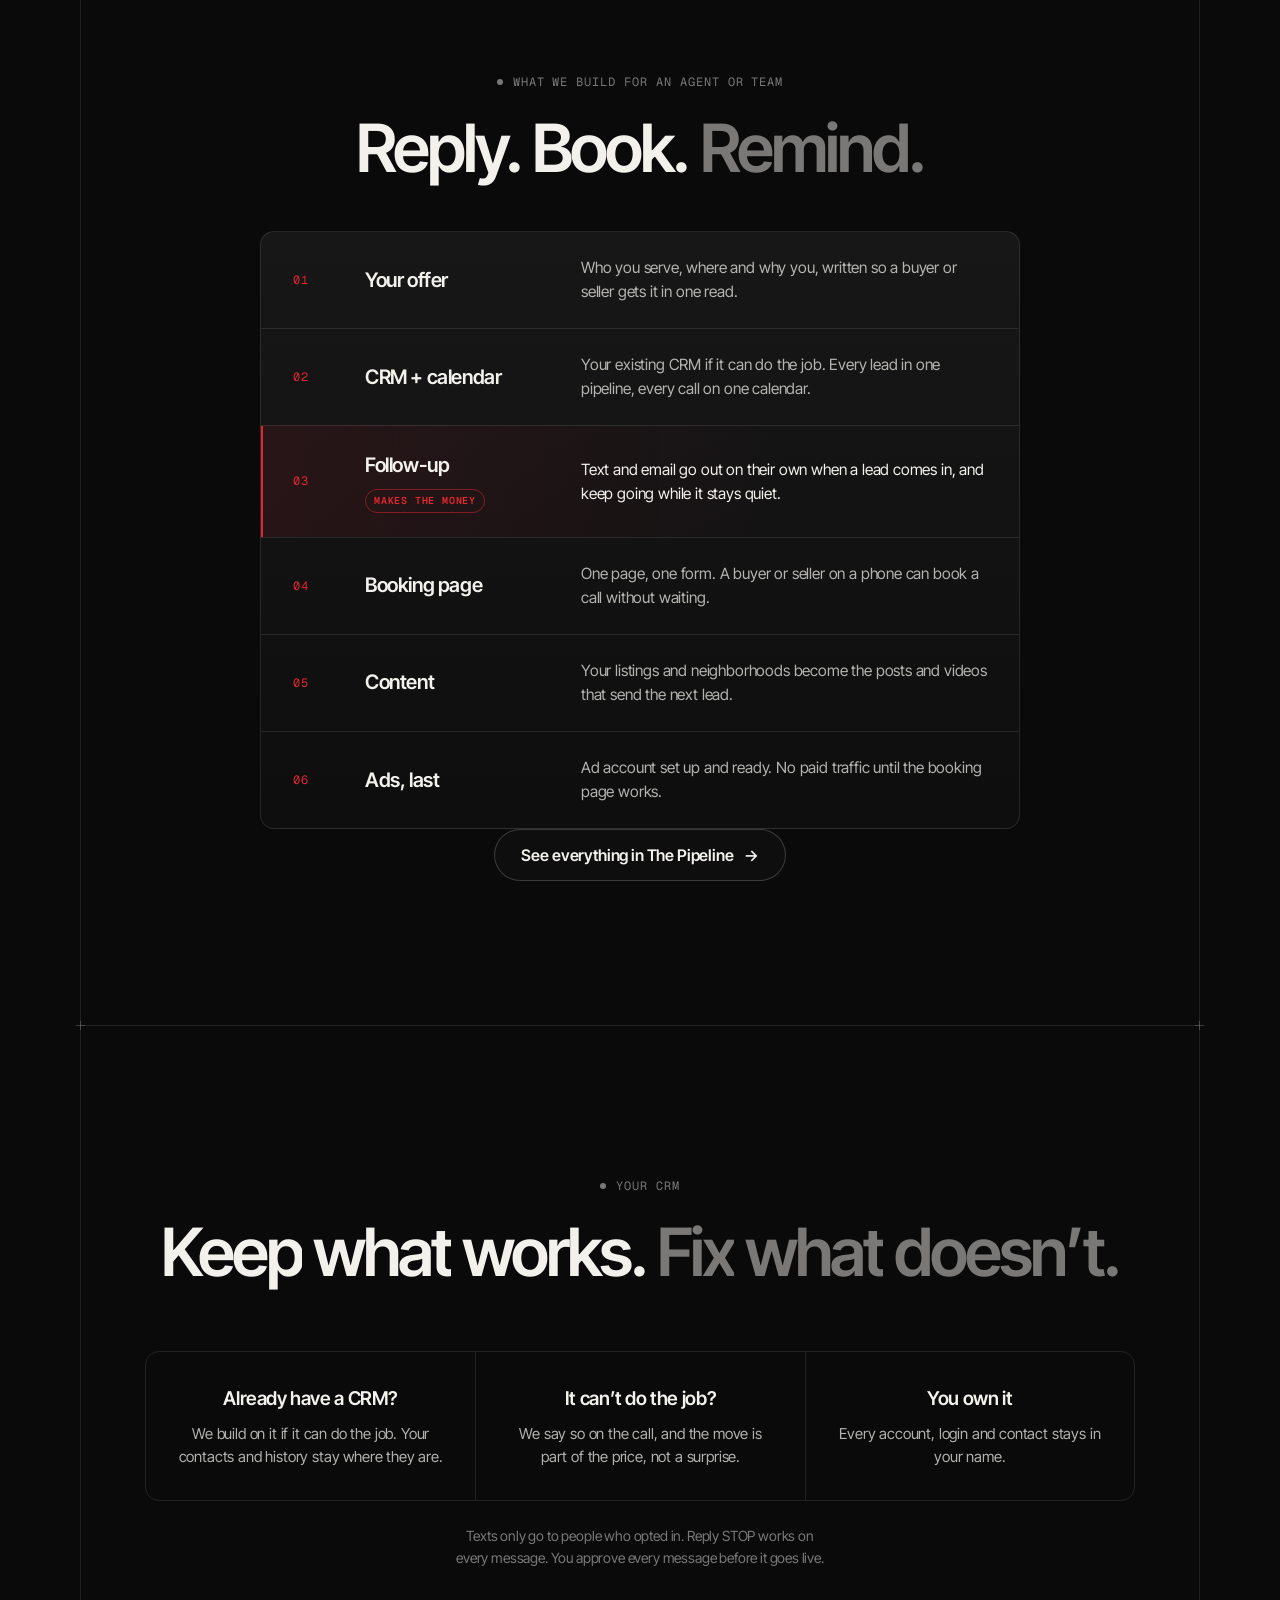
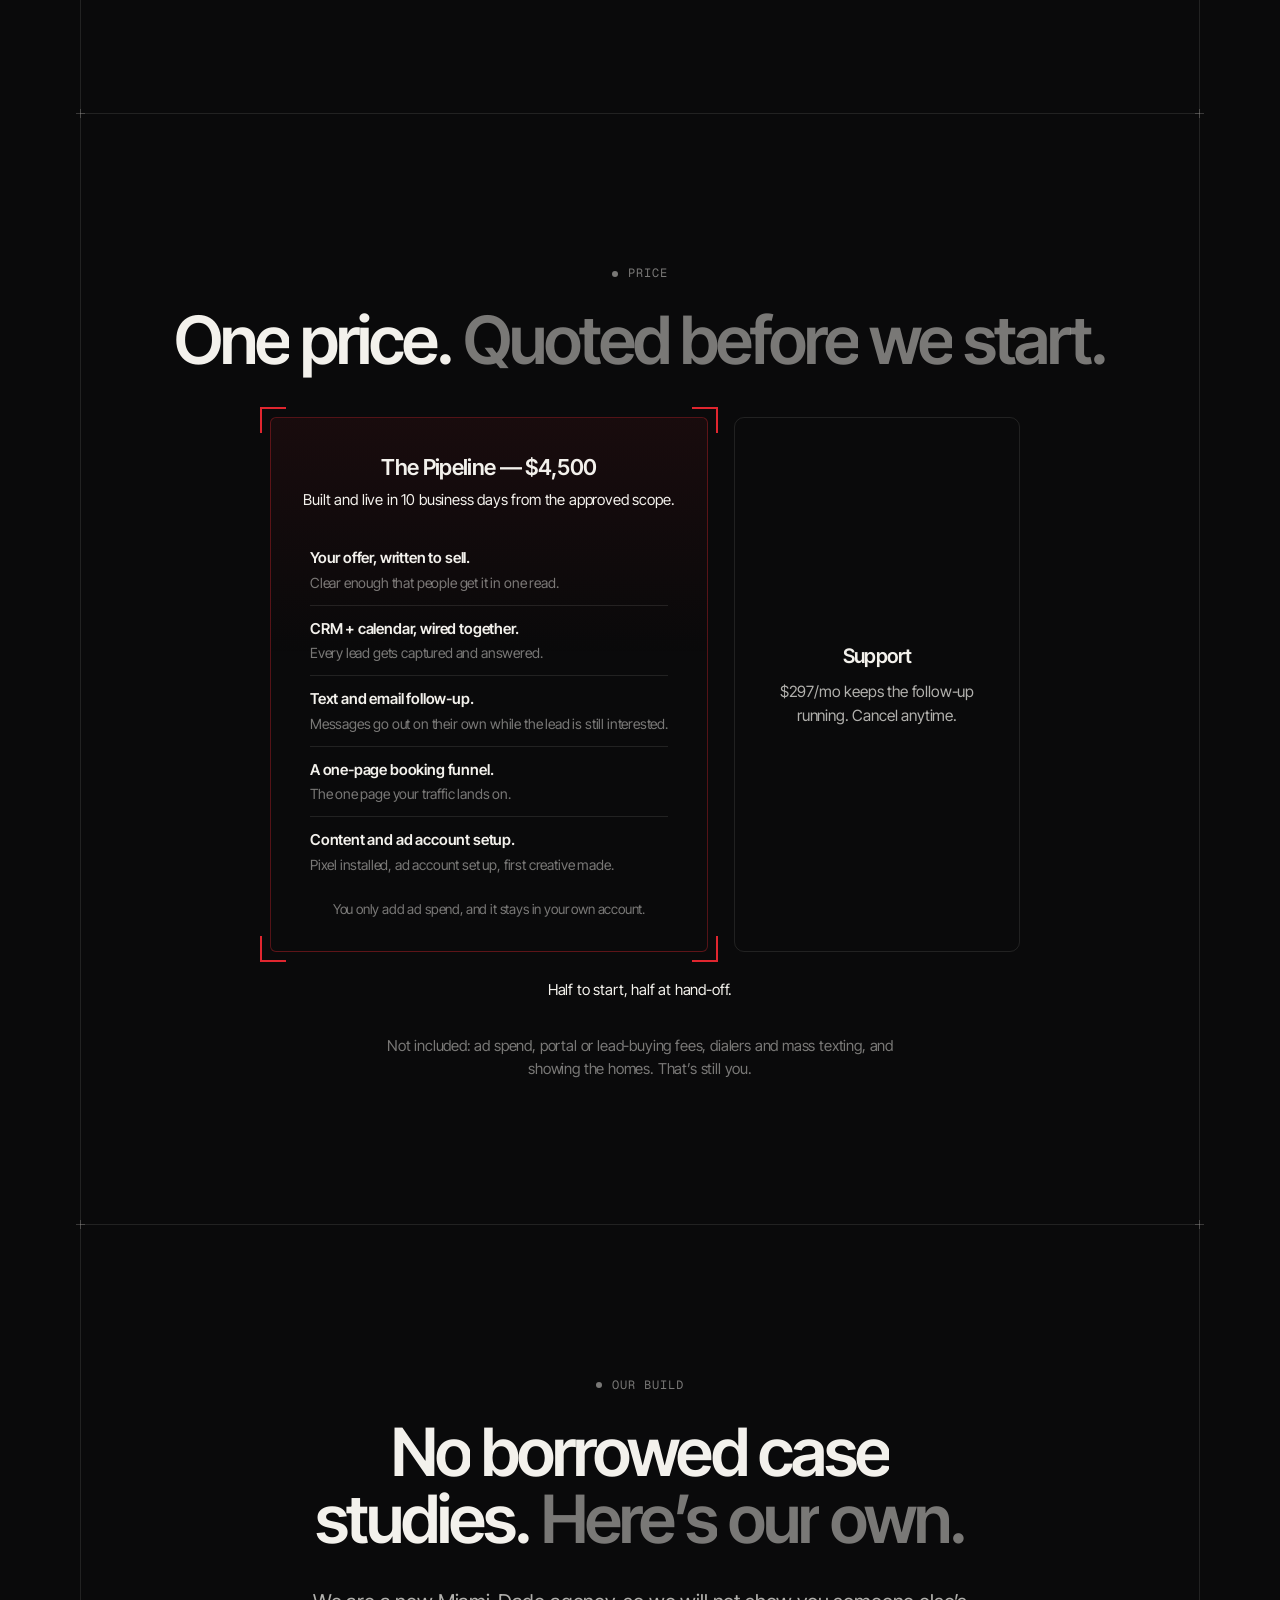
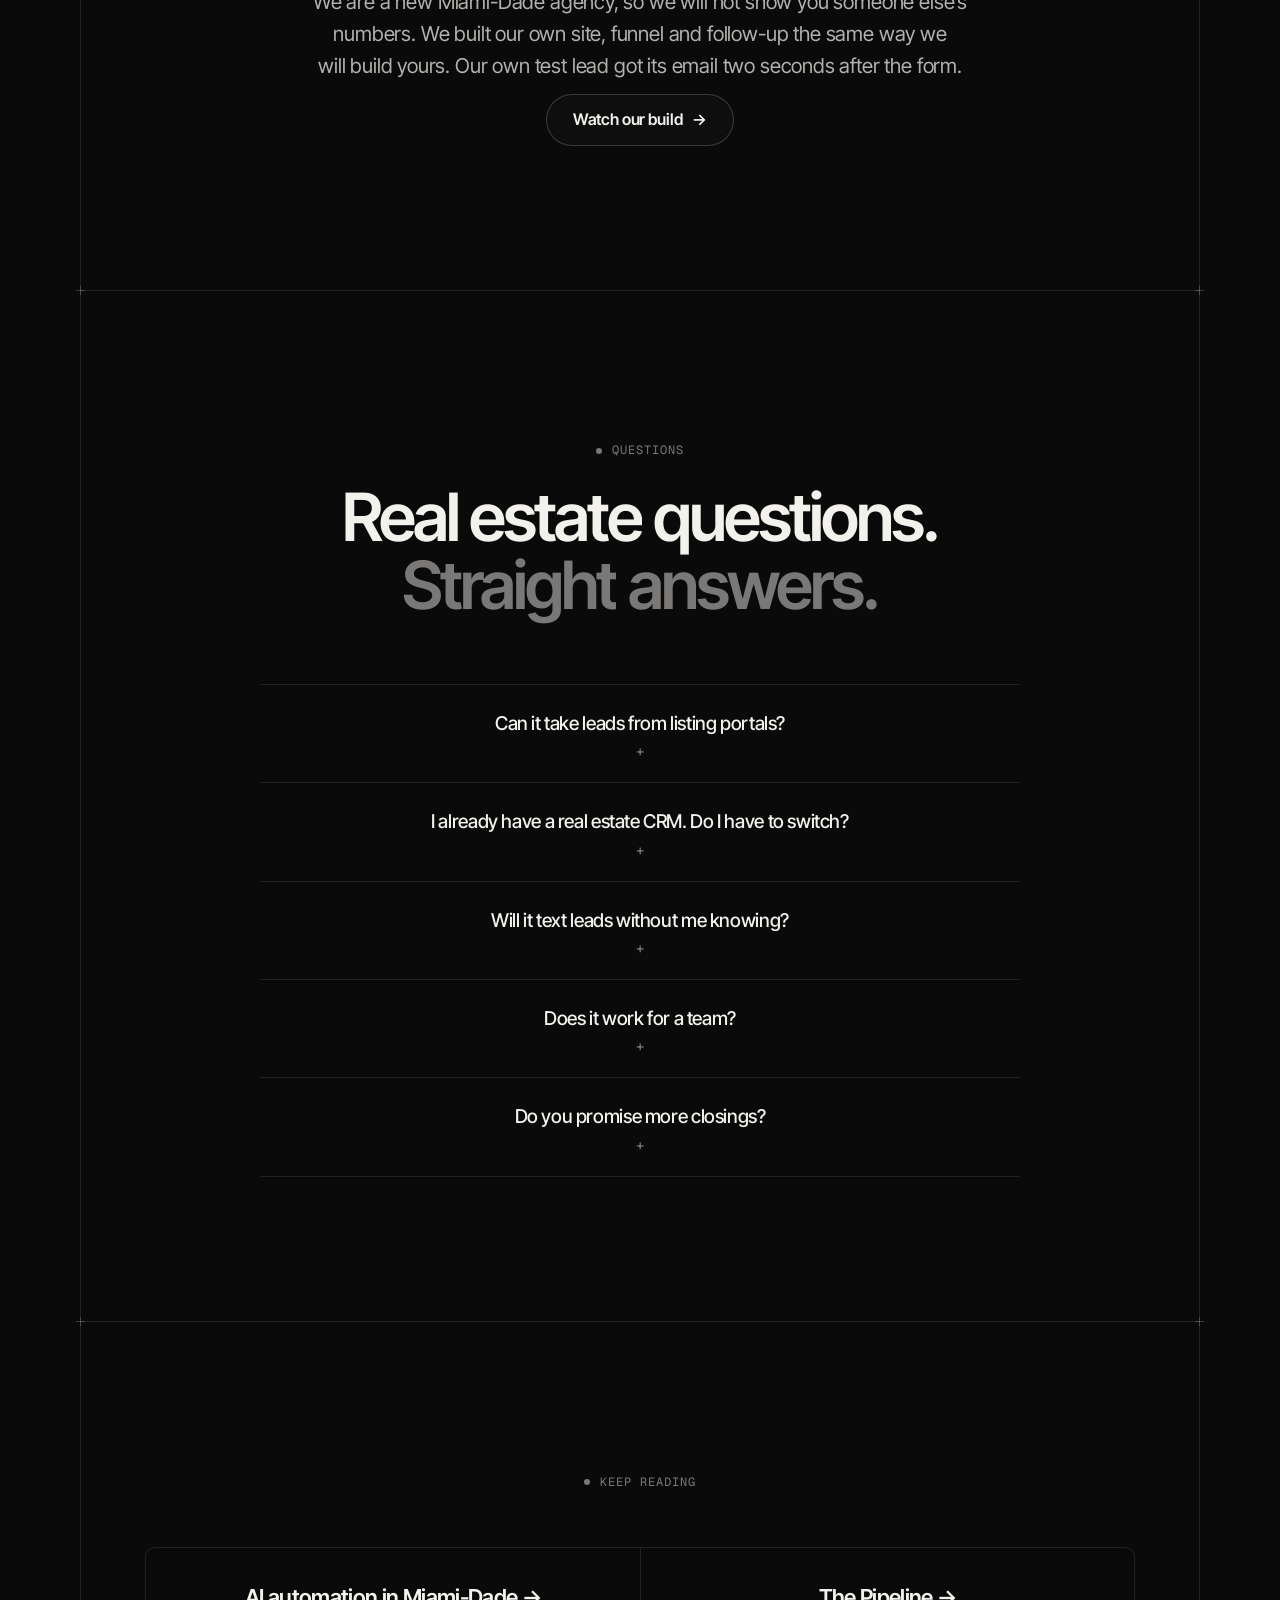
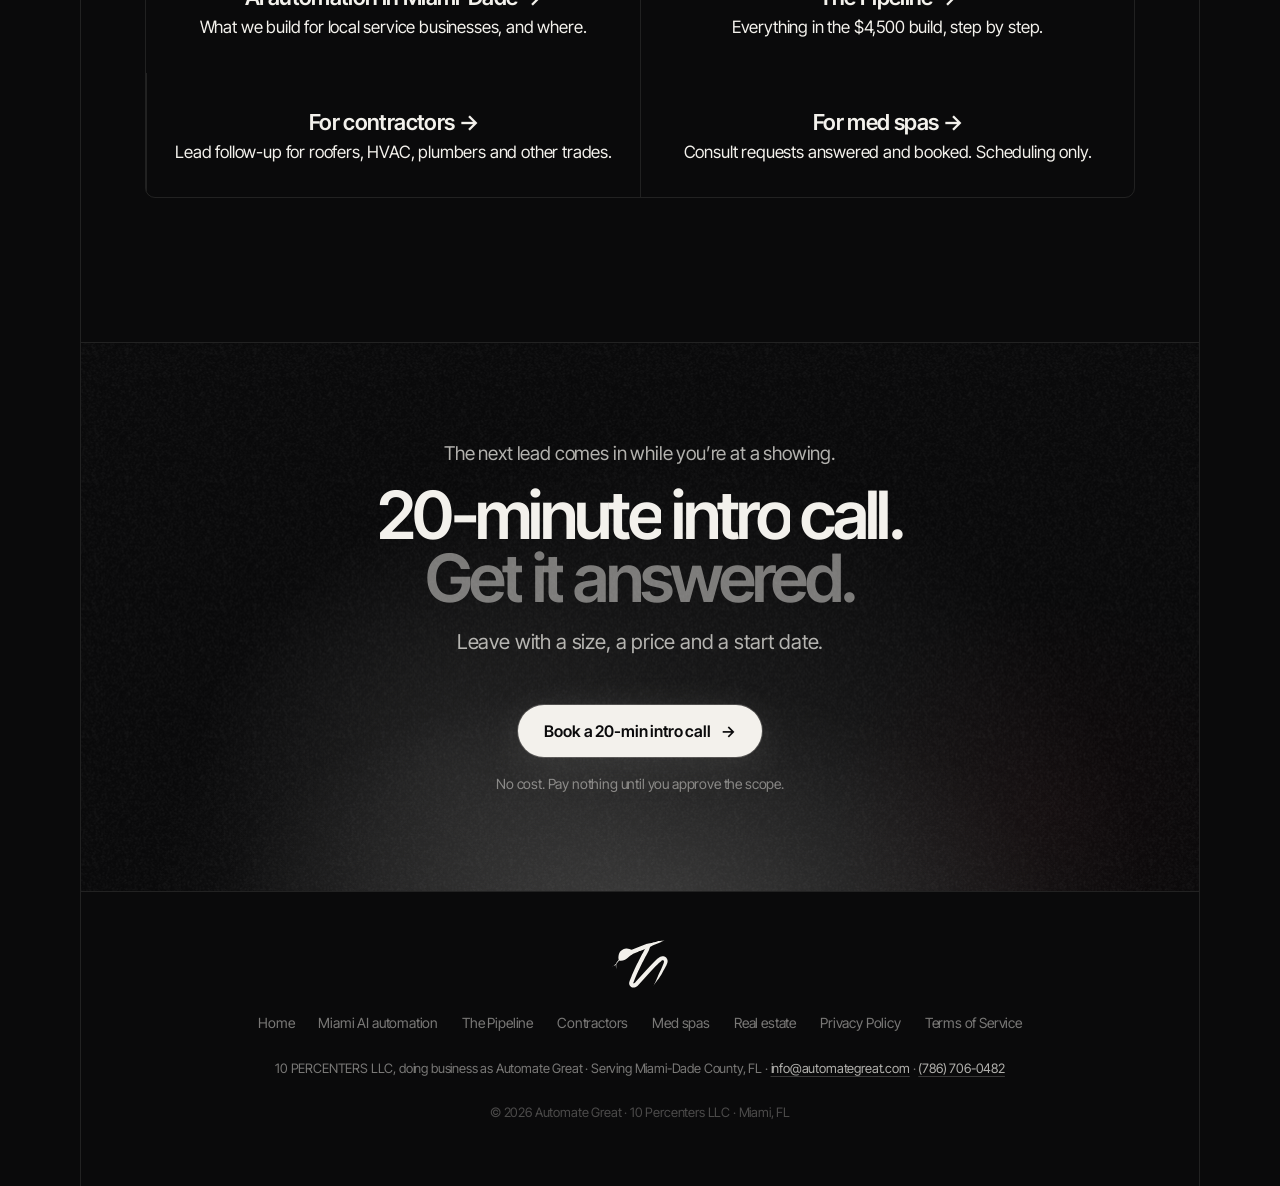
<file: real-estate/index.html>
<!doctype html>
<html lang="en">
<head>
<meta charset="utf-8">
<meta name="viewport" content="width=device-width, initial-scale=1">
<title>Real Estate Lead Follow-Up, Miami · Automate Great</title>
<meta name="description" content="Lead follow-up for Miami-Dade real estate agents and teams: new leads get a text and email, calls and showings booked on your calendar. $4,500.">
<link rel="canonical" href="https://automategreat.com/real-estate/">
<meta name="theme-color" content="#050506">
<link rel="icon" href="/favicon.ico" sizes="any">
<link rel="icon" href="/img/favicon.svg" type="image/svg+xml">
<link rel="apple-touch-icon" href="/img/apple-touch-icon.png">
<meta property="og:type" content="website">
<meta property="og:site_name" content="Automate Great">
<meta property="og:url" content="https://automategreat.com/real-estate/">
<meta property="og:title" content="Real Estate Lead Follow-Up, Miami · Automate Great">
<meta property="og:description" content="Lead follow-up for Miami-Dade real estate agents and teams: new leads get a text and email, calls and showings booked on your calendar. $4,500.">
<meta property="og:image" content="https://automategreat.com/img/og-share.png">
<meta property="og:image:width" content="1200">
<meta property="og:image:height" content="630">
<meta property="og:locale" content="en_US">
<meta name="twitter:card" content="summary_large_image">
<meta name="twitter:title" content="Real Estate Lead Follow-Up, Miami · Automate Great">
<meta name="twitter:description" content="Lead follow-up for Miami-Dade real estate agents and teams: new leads get a text and email, calls and showings booked on your calendar. $4,500.">
<meta name="twitter:image" content="https://automategreat.com/img/og-share.png">
<link rel="preload" href="../fonts/InterTight-Variable.woff2" as="font" type="font/woff2" crossorigin>
<script type="application/ld+json">
{
 "@context": "https://schema.org",
 "@type": "Service",
 "name": "Lead follow-up for real estate agents and teams",
 "description": "Lead follow-up for Miami-Dade real estate agents and teams: new leads get a text and email, calls and showings booked on your calendar. $4,500.",
 "url": "https://automategreat.com/real-estate/",
 "provider": {
  "@id": "https://automategreat.com/#org"
 },
 "serviceType": "Lead follow-up and booking system setup",
 "areaServed": {
  "@type": "AdministrativeArea",
  "name": "Miami-Dade County, FL"
 },
 "offers": [
  {
   "@type": "Offer",
   "name": "The Pipeline",
   "price": "4500",
   "priceCurrency": "USD",
   "url": "https://automategreat.com/pipeline/"
  },
  {
   "@type": "Offer",
   "name": "Support",
   "price": "297",
   "priceCurrency": "USD",
   "priceSpecification": {
    "@type": "UnitPriceSpecification",
    "price": "297",
    "priceCurrency": "USD",
    "unitText": "MONTH"
   }
  }
 ],
 "audience": {
  "@type": "BusinessAudience",
  "audienceType": "Real estate agents and teams"
 }
}
</script>
<script type="application/ld+json">
{
 "@context": "https://schema.org",
 "@type": "BreadcrumbList",
 "itemListElement": [
  {
   "@type": "ListItem",
   "position": 1,
   "name": "Home",
   "item": "https://automategreat.com/"
  },
  {
   "@type": "ListItem",
   "position": 2,
   "name": "Real estate",
   "item": "https://automategreat.com/real-estate/"
  }
 ]
}
</script>
<script type="application/ld+json">
{
 "@context": "https://schema.org",
 "@type": "FAQPage",
 "mainEntity": [
  {
   "@type": "Question",
   "name": "Can it take leads from listing portals?",
   "acceptedAnswer": {
    "@type": "Answer",
    "text": "Often, yes, through the lead notification email or a direct connection, depending on the portal and your account. We check your sources on the call and write exactly what is possible into the scope."
   }
  },
  {
   "@type": "Question",
   "name": "I already have a real estate CRM. Do I have to switch?",
   "acceptedAnswer": {
    "@type": "Answer",
    "text": "No. We build on your existing CRM if it can do the job. If it cannot, we say so on the call and the move is part of the price, not a surprise."
   }
  },
  {
   "@type": "Question",
   "name": "Will it text leads without me knowing?",
   "acceptedAnswer": {
    "@type": "Answer",
    "text": "Only the messages you approve in the scope, and only to people who opted in. Every message honors STOP. You review the wording so it fits your brokerage’s rules."
   }
  },
  {
   "@type": "Question",
   "name": "Does it work for a team?",
   "acceptedAnswer": {
    "@type": "Answer",
    "text": "Yes. New leads can go to one agent or be shared across a team, with the booking on the right calendar. We map who gets what in the scope."
   }
  },
  {
   "@type": "Question",
   "name": "Do you promise more closings?",
   "acceptedAnswer": {
    "@type": "Answer",
    "text": "No. We promise scope and schedule, not results. You get a working system you can test from your own phone: a lead gets the text and email, and a call lands on your calendar."
   }
  }
 ]
}
</script>
<link rel="stylesheet" href="../styles.css">
</head>
<body class="seo-page">

<header class="nav">
  <div class="col">
    <ul>
      <li><a href="../pipeline/">The Pipeline</a></li>
      <li><a href="../#proof">Our build</a></li>
      <li><a href="../pipeline/#price">Price</a></li>
      <li><a href="../#faq">Questions</a></li>
    </ul>
    <a class="logo" href="../" aria-label="Automate Great home"><img src="../img/logo-snake.svg" alt="" width="40" height="34"></a>
    <div class="nav-cta nav-call"><a class="btn btn-primary" href="https://go.automategreat.com/start">Book a 20-min intro call</a></div>
  </div>
</header>

<main class="col" id="top">

<section class="hero">
  <div class="orb" aria-hidden="true"></div>
  <div class="hero-copy">
    <p class="mono eyebrow accent rv">For real estate · Miami-Dade</p>
    <h1 class="rv"><span class="ln">Every portal and ad lead,</span> <span class="ln dim">answered on its own.</span></h1>
    <p class="lead rv">New leads get a text and an email, then a call or showing on your calendar, while you’re out showing homes. $4,500 fixed. Live in 10 business days.</p>
    <div class="cta-row rv"><a class="btn btn-primary" href="https://go.automategreat.com/start">Book a 20-min intro call <span class="arr">→</span></a></div>
    <p class="under rv">Price in writing. You own every account.</p>
  </div>
  <figure class="hero-media">
    <div class="walk"><div class="terminal" style="margin:0;max-width:none">
      <div class="bar"><i></i><i></i><i></i><span class="mono">scope · real-estate.txt</span></div>
<pre><span class="c">leads in ......</span> <span class="p">site, ads, portals</span>
<span class="c">reply .........</span> <span class="p">text + email</span>
<span class="c">call ..........</span> <span class="p">on your calendar</span>
<span class="c">showing .......</span> <span class="p">booked + reminded</span>
<span class="c">quiet leads ...</span> <span class="p">follow-up</span>
<span class="c">crm ...........</span> <span class="p">yours, if it fits</span>
<span class="c">price .........</span> <span class="p">$4,500</span>
<span class="c">live ..........</span> <span class="p">10 business days</span></pre>
    </div></div>
    <figcaption class="mono">An example scope for an agent or team. Yours is written on the call.</figcaption>
  </figure>
</section>

<section id="sources">
  <span class="cross l"></span><span class="cross r"></span>
  <p class="mono eyebrow rv">Lead sources</p>
  <h2 class="rv">Leads from everywhere. <span class="dim">One place to answer them.</span></h2>
  <div class="promises rv">
    <div><h4>Your site and booking page</h4><p>Buyer and seller forms land in one pipeline, with the source noted.</p></div>
    <div><h4>Your ads</h4><p>Ad leads arrive the same way, so nothing sits in an ad account inbox.</p></div>
    <div><h4>Portals and referrals</h4><p>Where your accounts allow it, portal leads come in too. We confirm each source on the call.</p></div>
  </div>
</section>

<section id="ways">
  <span class="cross l"></span><span class="cross r"></span>
  <p class="mono eyebrow rv">What we build for an agent or team</p>
  <h2 class="rv">Reply. Book. <span class="dim">Remind.</span></h2>
  <ol class="build rv spot">
    <li><span class="mono n">01</span><h4>Your offer</h4><p>Who you serve, where and why you, written so a buyer or seller gets it in one read.</p></li>
    <li><span class="mono n">02</span><h4>CRM + calendar</h4><p>Your existing CRM if it can do the job. Every lead in one pipeline, every call on one calendar.</p></li>
    <li class="money"><span class="mono n">03</span><h4>Follow-up <span class="tag">Makes the money</span></h4><p>Text and email go out on their own when a lead comes in, and keep going while it stays quiet.</p></li>
    <li><span class="mono n">04</span><h4>Booking page</h4><p>One page, one form. A buyer or seller on a phone can book a call without waiting.</p></li>
    <li><span class="mono n">05</span><h4>Content</h4><p>Your listings and neighborhoods become the posts and videos that send the next lead.</p></li>
    <li><span class="mono n">06</span><h4>Ads, last</h4><p>Ad account set up and ready. No paid traffic until the booking page works.</p></li>
  </ol>
  <p class="rv"><a class="btn btn-ghost" href="../pipeline/">See everything in The Pipeline <span class="arr">→</span></a></p>
</section>

<section id="crm">
  <span class="cross l"></span><span class="cross r"></span>
  <p class="mono eyebrow rv">Your CRM</p>
  <h2 class="rv">Keep what works. <span class="dim">Fix what doesn’t.</span></h2>
  <div class="promises rv">
    <div><h4>Already have a CRM?</h4><p>We build on it if it can do the job. Your contacts and history stay where they are.</p></div>
    <div><h4>It can’t do the job?</h4><p>We say so on the call, and the move is part of the price, not a surprise.</p></div>
    <div><h4>You own it</h4><p>Every account, login and contact stays in your name.</p></div>
  </div>
  <p class="disclaim rv">Texts only go to people who opted in. Reply STOP works on every message. You approve every message before it goes live.</p>
</section>

<section id="price">
  <span class="cross l"></span><span class="cross r"></span>
  <p class="mono eyebrow rv">Price</p>
  <h2 class="rv">One price. <span class="dim">Quoted before we start.</span></h2>
  <div class="subgrid two price-grid rv">
    <div class="trim"><div class="cell build-box"><h4>The Pipeline — $4,500</h4><p class="sub">Built and live in 10 business days from the approved scope.</p>
      <ul class="incl">
        <li><b>Your offer, written to sell.</b> <span>Clear enough that people get it in one read.</span></li>
        <li><b>CRM + calendar, wired together.</b> <span>Every lead gets captured and answered.</span></li>
        <li><b>Text and email follow-up.</b> <span>Messages go out on their own while the lead is still interested.</span></li>
        <li><b>A one-page booking funnel.</b> <span>The one page your traffic lands on.</span></li>
        <li><b>Content and ad account setup.</b> <span>Pixel installed, ad account set up, first creative made.</span></li>
      </ul>
      <p class="fine">You only add ad spend, and it stays in your own account.</p></div></div>
    <div class="cell"><h4>Support</h4><p>$297/mo keeps the follow-up running. Cancel anytime.</p></div>
  </div>
  <p class="pay rv">Half to start, half at hand-off.</p>
  <p class="smaller rv">Not included: ad spend, portal or lead-buying fees, dialers and mass texting, and showing the homes. That’s still you.</p>
</section>

<section id="proof">
  <span class="cross l"></span><span class="cross r"></span>
  <p class="mono eyebrow rv">Our build</p>
  <h2 class="rv">No borrowed case studies. <span class="dim">Here’s our own.</span></h2>
  <p class="lead rv">We are a new Miami-Dade agency, so we will not show you someone else’s numbers. We built our own site, funnel and follow-up the same way we will build yours. Our own test lead got its email two seconds after the form.</p>
  <p class="rv"><a class="btn btn-ghost" href="../#proof">Watch our build <span class="arr">→</span></a></p>
</section>

<section id="faq">
  <span class="cross l"></span><span class="cross r"></span>
  <p class="mono eyebrow rv">Questions</p>
  <h2 class="rv">Real estate questions. <span class="dim">Straight answers.</span></h2>
  <div class="faq rv">
    <details><summary>Can it take leads from listing portals?</summary><p>Often, yes, through the lead notification email or a direct connection, depending on the portal and your account. We check your sources on the call and write exactly what is possible into the scope.</p></details>
    <details><summary>I already have a real estate CRM. Do I have to switch?</summary><p>No. We build on your existing CRM if it can do the job. If it cannot, we say so on the call and the move is part of the price, not a surprise.</p></details>
    <details><summary>Will it text leads without me knowing?</summary><p>Only the messages you approve in the scope, and only to people who opted in. Every message honors STOP. You review the wording so it fits your brokerage’s rules.</p></details>
    <details><summary>Does it work for a team?</summary><p>Yes. New leads can go to one agent or be shared across a team, with the booking on the right calendar. We map who gets what in the scope.</p></details>
    <details><summary>Do you promise more closings?</summary><p>No. We promise scope and schedule, not results. You get a working system you can test from your own phone: a lead gets the text and email, and a call lands on your calendar.</p></details>
  </div>
</section>

<section id="related">
  <span class="cross l"></span><span class="cross r"></span>
  <p class="mono eyebrow rv">Keep reading</p>
  <div class="subgrid two rv">
    <div class="cell"><h4><a href="../miami-ai-automation/">AI automation in Miami-Dade →</a></h4><p>What we build for local service businesses, and where.</p></div>
    <div class="cell"><h4><a href="../pipeline/">The Pipeline →</a></h4><p>Everything in the $4,500 build, step by step.</p></div>
    <div class="cell"><h4><a href="../contractors/">For contractors →</a></h4><p>Lead follow-up for roofers, HVAC, plumbers and other trades.</p></div>
    <div class="cell"><h4><a href="../med-spas/">For med spas →</a></h4><p>Consult requests answered and booked. Scheduling only.</p></div>
  </div>
</section>

<section class="final">
  <span class="cross l"></span><span class="cross r"></span>
  <p class="pre rv">The next lead comes in while you’re at a showing.</p>
  <h2 class="rv"><span class="ln">20-minute intro call.</span> <span class="ln dim">Get it answered.</span></h2>
  <p class="lead rv">Leave with a size, a price and a start date.</p>
  <div class="cta-row rv"><a class="btn btn-primary" href="https://go.automategreat.com/start">Book a 20-min intro call <span class="arr">→</span></a></div>
  <p class="under rv">No cost. Pay nothing until you approve the scope.</p>
</section>

<footer>
  <a class="logo" href="../" aria-label="Automate Great home"><img src="../img/logo-snake.svg" alt="" width="56" height="48"></a>
  <ul><li><a href="../">Home</a></li><li><a href="../miami-ai-automation/">Miami AI automation</a></li><li><a href="../pipeline/">The Pipeline</a></li><li><a href="../contractors/">Contractors</a></li><li><a href="../med-spas/">Med spas</a></li><li><a href="../real-estate/">Real estate</a></li><li><a href="../privacy/">Privacy Policy</a></li><li><a href="../terms/">Terms of Service</a></li></ul>
  <div class="copy contact"><span><span class="nw">10 PERCENTERS LLC, doing business as Automate Great</span> · <span class="nw">Serving Miami-Dade County, FL</span> · <a href="mailto:info@automategreat.com">info@automategreat.com</a> · <a href="tel:+17867060482">(786) 706-0482</a></span></div>
  <div class="copy"><span>© 2026 Automate Great · 10 Percenters LLC · Miami, FL</span></div>
</footer>

</main>

<div class="sticky"><a class="btn btn-primary" href="https://go.automategreat.com/start">Book a 20-min intro call <span class="arr">→</span></a></div>
<script src="../main.js"></script>
</body>
</html>
</file>
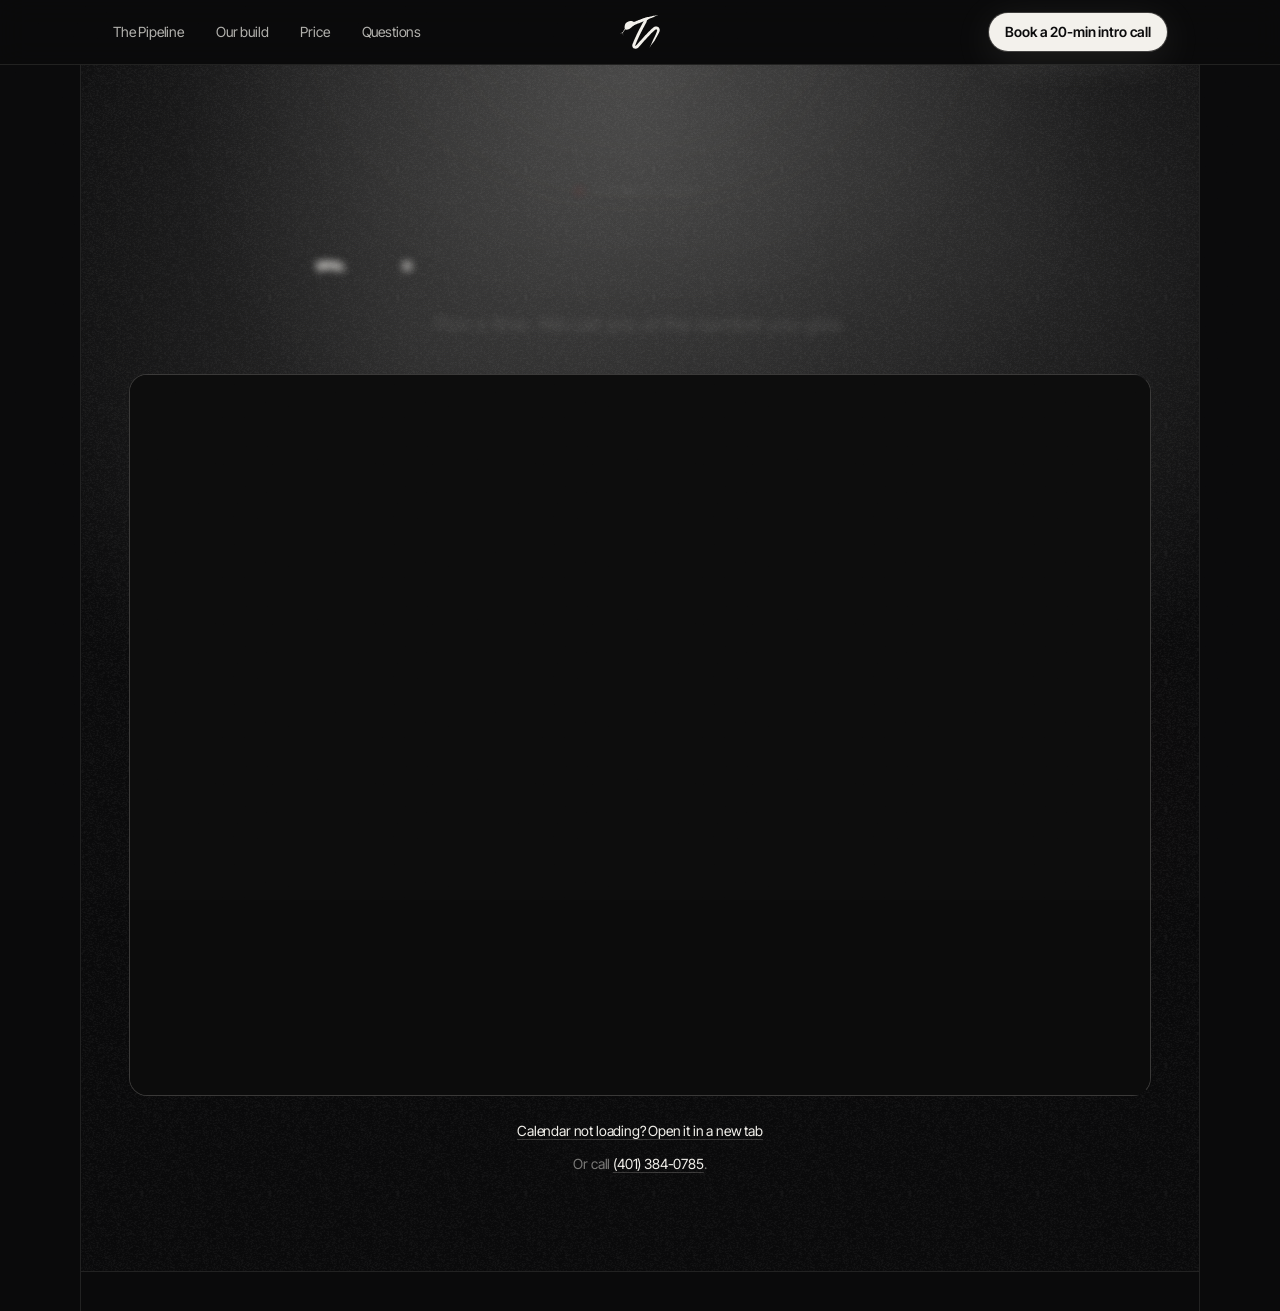
<file: start/index.html>
<!doctype html>
<html lang="en">
<head>
<meta charset="utf-8">
<meta name="viewport" content="width=device-width, initial-scale=1">
<title>Book your 20-minute intro call · Automate Great</title>
<meta name="description" content="Pick a time for a 20-minute intro call. We call you at the number you give.">
<link rel="canonical" href="https://automategreat.com/book/">
<meta name="robots" content="noindex,follow">
<meta http-equiv="refresh" content="0; url=../book/">
<meta name="theme-color" content="#050506">
<link rel="icon" href="/favicon.ico" sizes="any">
<link rel="icon" href="/img/favicon.svg" type="image/svg+xml">
<link rel="apple-touch-icon" href="/img/apple-touch-icon.png">
<link rel="icon" type="image/png" sizes="192x192" href="/favicon-192.png">
<link rel="icon" type="image/png" sizes="48x48" href="/favicon-48.png">
<link rel="manifest" href="/site.webmanifest">
<link rel="stylesheet" href="../styles.css">
</head>
<body>
<main class="col" id="top">
<section class="legal" style="text-align:center">
  <p class="mono eyebrow accent">Automate Great</p>
  <h1>Book your 20-minute intro call</h1>
  <p>Pick a time. We call you at the number you give.</p>
  <p><a href="../book/">Continue to booking</a></p>
</section>
</main>
</body>
</html>
</file>
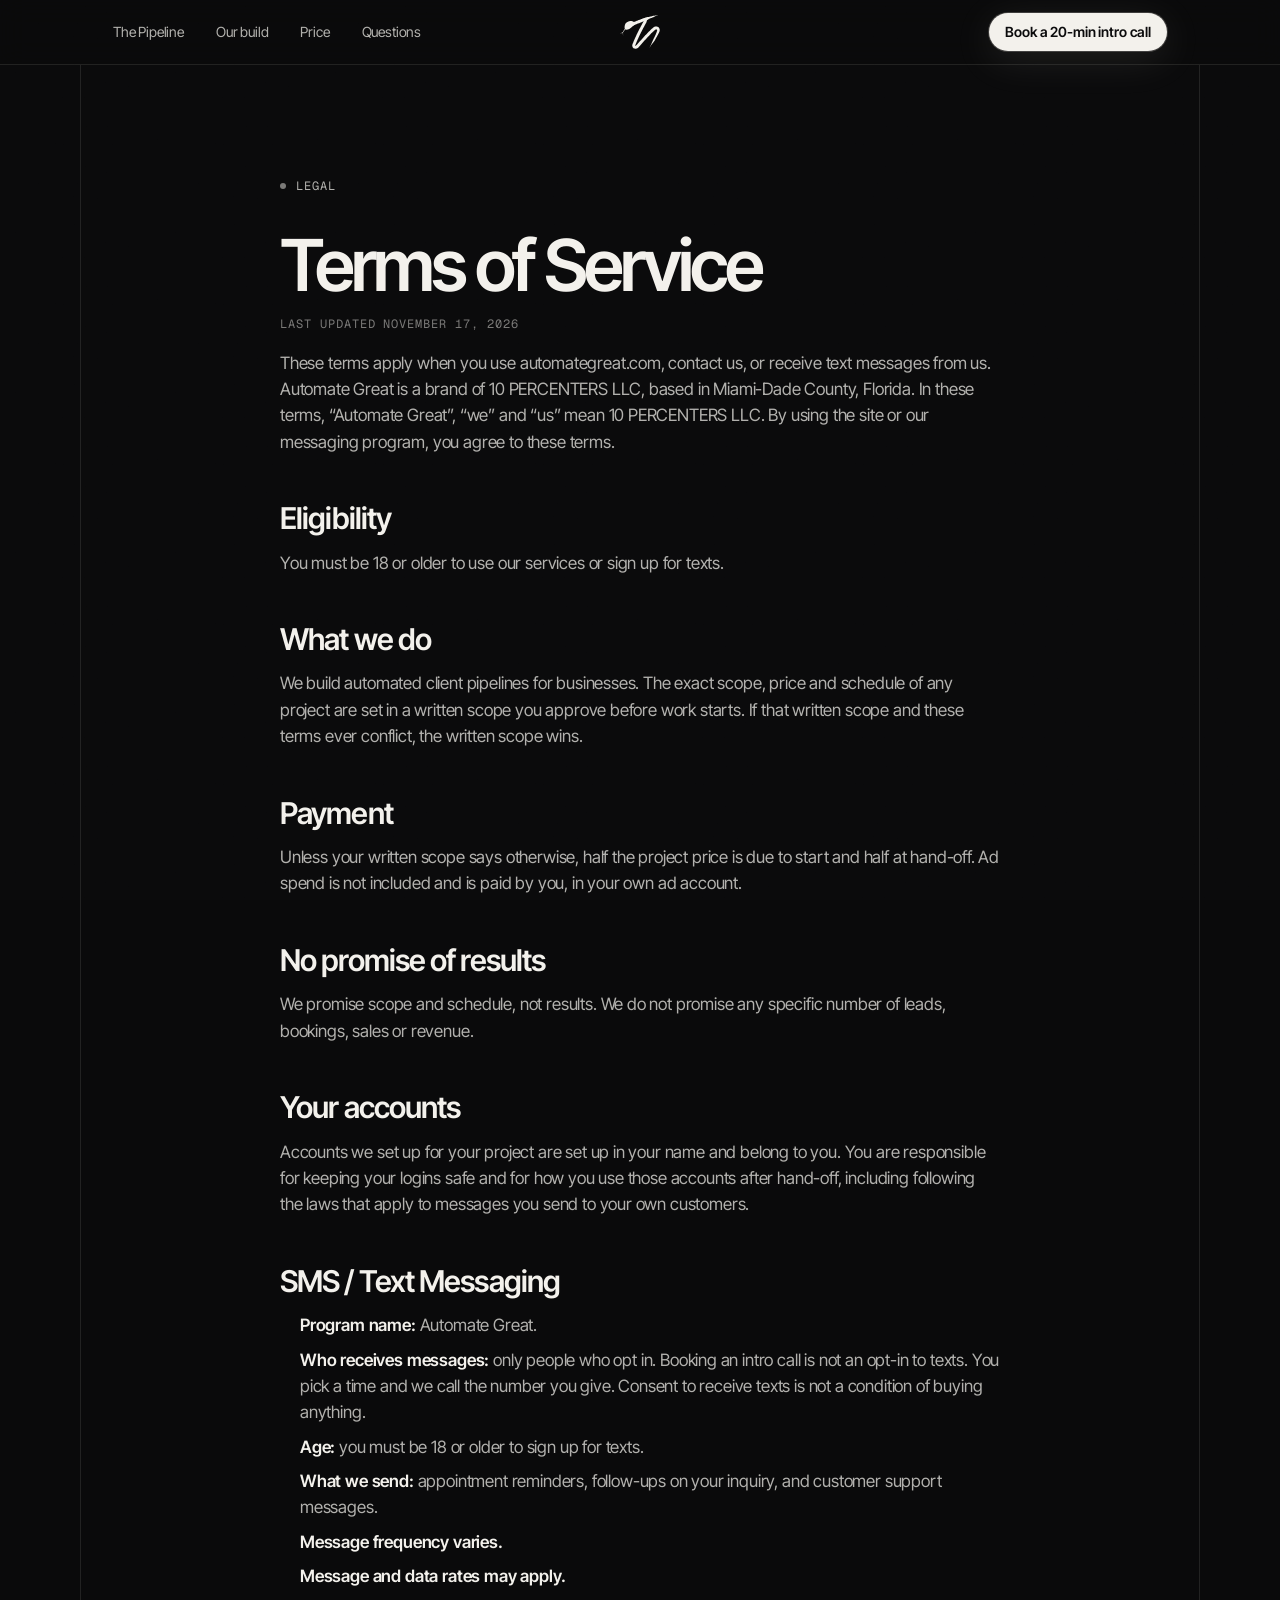
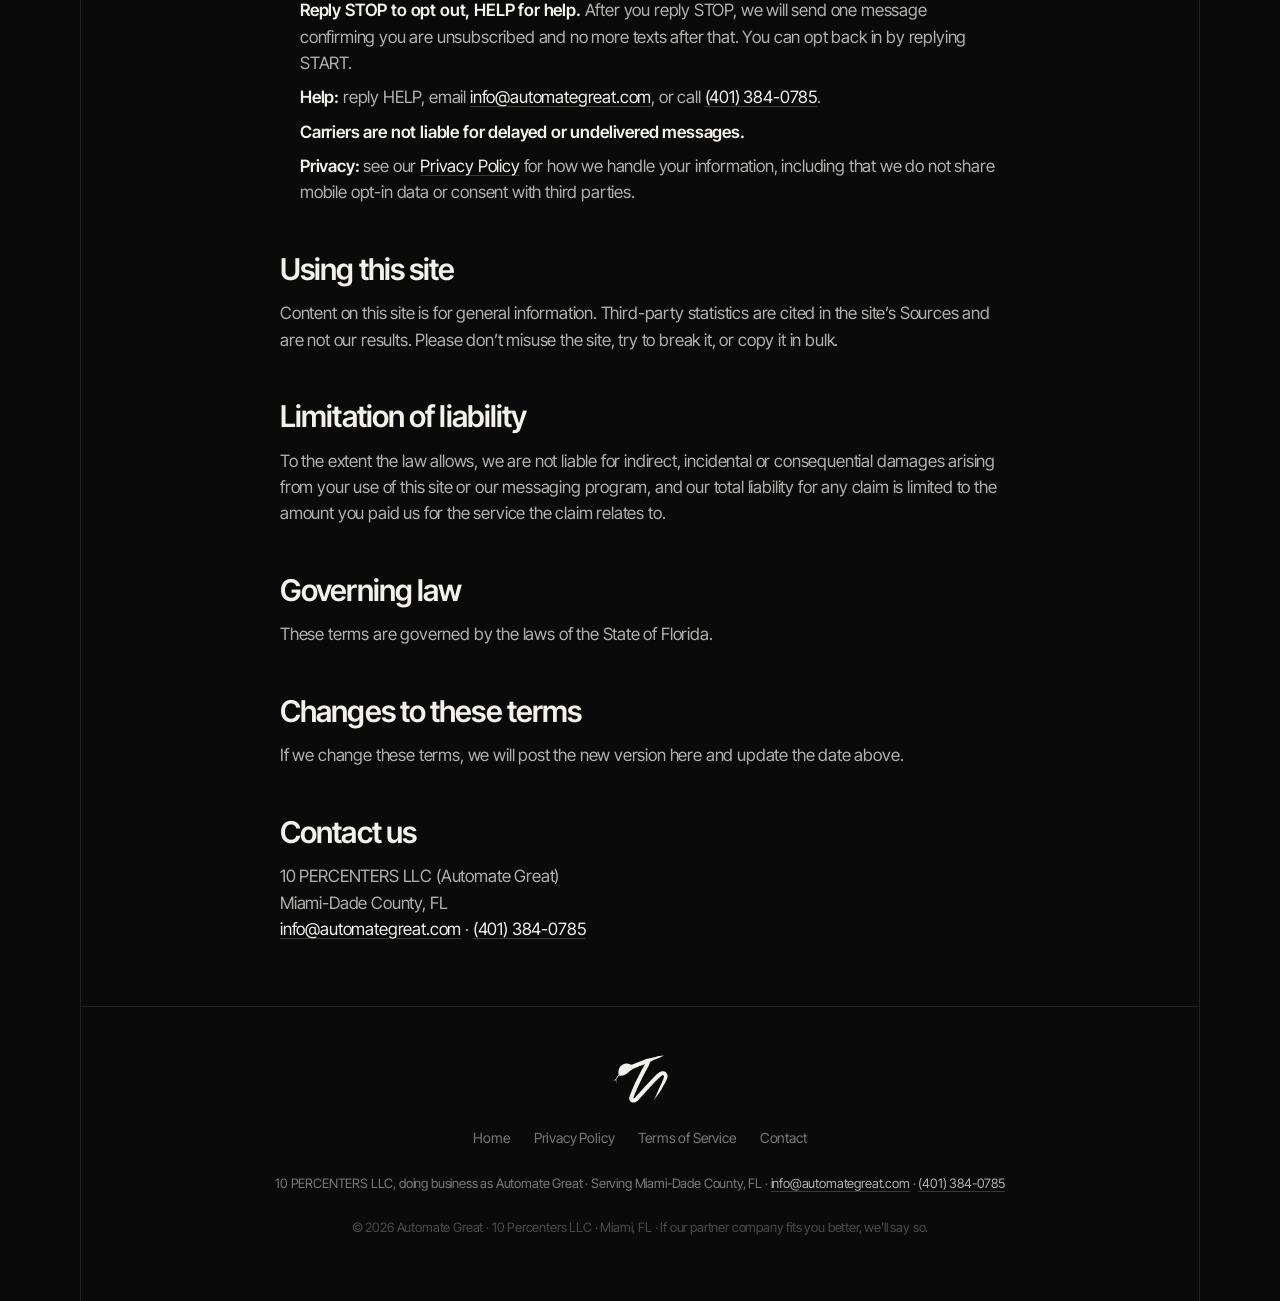
<file: terms/index.html>
<!doctype html>
<html lang="en">
<head>
<meta charset="utf-8">
<meta name="viewport" content="width=device-width, initial-scale=1">
<title>Terms of Service · Automate Great</title>
<meta name="description" content="Terms for using automategreat.com and the Automate Great text messaging program.">
<link rel="canonical" href="https://automategreat.com/terms/">
<meta name="theme-color" content="#050506">
<link rel="icon" href="/favicon.ico" sizes="any">
<link rel="icon" href="/img/favicon.svg" type="image/svg+xml">
<link rel="apple-touch-icon" href="/img/apple-touch-icon.png">
<link rel="icon" type="image/png" sizes="192x192" href="/favicon-192.png">
<link rel="icon" type="image/png" sizes="48x48" href="/favicon-48.png">
<link rel="manifest" href="/site.webmanifest">
<meta property="og:type" content="website">
<meta property="og:site_name" content="Automate Great">
<meta property="og:url" content="https://automategreat.com/terms/">
<meta property="og:title" content="Terms of Service · Automate Great">
<meta property="og:image" content="https://automategreat.com/img/og-share.png">
<meta name="twitter:card" content="summary_large_image">
<link rel="stylesheet" href="../styles.css">
</head>
<body class="legal-page">

<header class="nav">
  <div class="col">
    <ul>
      <li><a href="../#ways">The Pipeline</a></li>
      <li><a href="../#proof">Our build</a></li>
      <li><a href="../#price">Price</a></li>
      <li><a href="../#faq">Questions</a></li>
    </ul>
    <a class="logo" href="../" aria-label="Automate Great home"><img src="../img/logo-snake.svg" alt="" width="40" height="34"></a>
    <div class="nav-cta nav-call"><a class="btn btn-primary" href="../book/">Book a 20-min intro call</a></div>
  </div>
</header>

<main class="col" id="top">
<article class="legal">
  <p class="mono eyebrow">Legal</p>
  <h1>Terms of Service</h1>
  <p class="updated mono">Last updated November 17, 2026</p>

  <p>These terms apply when you use automategreat.com, contact us, or receive text messages from us. Automate Great is a brand of 10 PERCENTERS LLC, based in Miami-Dade County, Florida. In these terms, “Automate Great”, “we” and “us” mean 10 PERCENTERS LLC. By using the site or our messaging program, you agree to these terms.</p>

  <h2>Eligibility</h2>
  <p>You must be 18 or older to use our services or sign up for texts.</p>

  <h2>What we do</h2>
  <p>We build automated client pipelines for businesses. The exact scope, price and schedule of any project are set in a written scope you approve before work starts. If that written scope and these terms ever conflict, the written scope wins.</p>

  <h2>Payment</h2>
  <p>Unless your written scope says otherwise, half the project price is due to start and half at hand-off. Ad spend is not included and is paid by you, in your own ad account.</p>

  <h2>No promise of results</h2>
  <p>We promise scope and schedule, not results. We do not promise any specific number of leads, bookings, sales or revenue.</p>

  <h2>Your accounts</h2>
  <p>Accounts we set up for your project are set up in your name and belong to you. You are responsible for keeping your logins safe and for how you use those accounts after hand-off, including following the laws that apply to messages you send to your own customers.</p>

  <h2 id="sms">SMS / Text Messaging</h2>
  <ul>
    <li><b>Program name:</b> Automate Great.</li>
    <li><b>Who receives messages:</b> only people who opt in. Booking an intro call is not an opt-in to texts. You pick a time and we call the number you give. Consent to receive texts is not a condition of buying anything.</li>
    <li><b>Age:</b> you must be 18 or older to sign up for texts.</li>
    <li><b>What we send:</b> appointment reminders, follow-ups on your inquiry, and customer support messages.</li>
    <li><b>Message frequency varies.</b></li>
    <li><b>Message and data rates may apply.</b></li>
    <li><b>Reply STOP to opt out, HELP for help.</b> After you reply STOP, we will send one message confirming you are unsubscribed and no more texts after that. You can opt back in by replying START.</li>
    <li><b>Help:</b> reply HELP, email <a href="mailto:info@automategreat.com">info@automategreat.com</a>, or call <a href="tel:+14013840785">(401) 384-0785</a>.</li>
    <li><b>Carriers are not liable for delayed or undelivered messages.</b></li>
    <li><b>Privacy:</b> see our <a href="../privacy/">Privacy Policy</a> for how we handle your information, including that we do not share mobile opt-in data or consent with third parties.</li>
  </ul>

  <h2>Using this site</h2>
  <p>Content on this site is for general information. Third-party statistics are cited in the site’s Sources and are not our results. Please don’t misuse the site, try to break it, or copy it in bulk.</p>

  <h2>Limitation of liability</h2>
  <p>To the extent the law allows, we are not liable for indirect, incidental or consequential damages arising from your use of this site or our messaging program, and our total liability for any claim is limited to the amount you paid us for the service the claim relates to.</p>

  <h2>Governing law</h2>
  <p>These terms are governed by the laws of the State of Florida.</p>

  <h2>Changes to these terms</h2>
  <p>If we change these terms, we will post the new version here and update the date above.</p>

  <h2>Contact us</h2>
  <p>10 PERCENTERS LLC (Automate Great)<br>Miami-Dade County, FL<br><a href="mailto:info@automategreat.com">info@automategreat.com</a> · <a href="tel:+14013840785">(401) 384-0785</a></p>

</article>

<footer>
  <a class="logo" href="../" aria-label="Automate Great home"><img src="../img/logo-snake.svg" alt="" width="56" height="48"></a>
  <ul><li><a href="../">Home</a></li><li><a href="../privacy/">Privacy Policy</a></li><li><a href="../terms/">Terms of Service</a></li><li><a href="mailto:info@automategreat.com">Contact</a></li></ul>
  <div class="copy contact"><span><span class="nw">10 PERCENTERS LLC, doing business as Automate Great</span> · <span class="nw">Serving Miami-Dade County, FL</span> · <a href="mailto:info@automategreat.com">info@automategreat.com</a> · <a href="tel:+14013840785">(401) 384-0785</a></span></div>
  <div class="copy"><span>© 2026 Automate Great · 10 Percenters LLC · Miami, FL · If our partner company fits you better, we’ll say so.</span></div>
</footer>
</main>
</body>
</html>
</file>
<file: styles.css>
/* Automate Great · site v5 · DRAFT, local only. Tokens mirror ../brand-guide.md */
@font-face{font-family:"Inter Tight";src:url(fonts/InterTight-Variable.woff2) format("woff2");font-weight:100 900;font-display:swap}
@font-face{font-family:"Geist Mono";src:url(fonts/GeistMono-VariableFont_wght.woff2) format("woff2");font-weight:100 900;font-display:swap}
:root{
  /* near-black ramp */
  --ink-0:#050506; --ink-1:#0a0a0b; --ink-2:#111113; --ink-3:#18181b; --ink-4:#232327;
  /* off-white text tones */
  --paper:#f3f1ec; --text-1:#f3f1ec; --text-2:rgba(243,241,236,.72); --text-3:rgba(243,241,236,.48); --text-4:rgba(243,241,236,.28);
  /* hairlines */
  --line:rgba(243,241,236,.10); --line-strong:rgba(243,241,236,.20);
  /* sparse accent */
  --red:#e0262f;
  /* type */
  --font-display:"Inter Tight",system-ui,sans-serif; --font-mono:"Geist Mono",ui-monospace,monospace;
  --fs-mega:clamp(44px,7.2vw,104px); --fs-h1:clamp(44px,7vw,96px); --fs-h2:clamp(36px,5.2vw,68px); --fs-h3:clamp(22px,2.4vw,30px);
  --fs-lead:clamp(18px,1.6vw,21px); --fs-body:17px; --fs-small:14px; --fs-mono:12px;
  --track-mega:-0.055em; --track-h:-0.045em; --track-body:-0.01em; --track-mono:0.08em;
  --lh-tight:0.94; --lh-head:1.02; --lh-body:1.55;
  /* spacing (8px base) */
  --s-1:4px; --s-2:8px; --s-3:12px; --s-4:16px; --s-5:24px; --s-6:32px; --s-7:48px; --s-8:64px; --s-9:96px; --s-10:144px;
  --col:1120px; --col-text:720px; --radius:14px; --radius-pill:999px;
  /* texture */
  --grain:url("data:image/svg+xml,%3Csvg xmlns='http://www.w3.org/2000/svg' width='160' height='160'%3E%3Cfilter id='n'%3E%3CfeTurbulence type='fractalNoise' baseFrequency='.9' numOctaves='3' stitchTiles='stitch'/%3E%3CfeColorMatrix values='0 0 0 0 1 0 0 0 0 1 0 0 0 0 1 0 0 0 .55 0'/%3E%3C/filter%3E%3Crect width='100%25' height='100%25' filter='url(%23n)'/%3E%3C/svg%3E");
  --glow-white:radial-gradient(60% 60% at 50% 0%,rgba(243,241,236,.14),rgba(243,241,236,0) 70%);
  --glow-red:radial-gradient(30% 40% at 85% 110%,rgba(224,38,47,.10),rgba(224,38,47,0) 70%);
  --glass:linear-gradient(180deg,rgba(243,241,236,.06),rgba(243,241,236,.02));
  /* motion */
  --ease:cubic-bezier(.16,1,.3,1); --dur-1:160ms; --dur-2:320ms; --dur-3:900ms; --marquee:60s;
}
*{box-sizing:border-box;margin:0;padding:0}
html{scroll-behavior:smooth}
body{background:var(--ink-1);color:var(--text-1);font-family:var(--font-display);font-size:var(--fs-body);line-height:var(--lh-body);letter-spacing:var(--track-body);-webkit-font-smoothing:antialiased;overflow-x:hidden}
body::after{content:"";position:fixed;inset:0;background:var(--grain);opacity:.05;pointer-events:none;z-index:100;mix-blend-mode:overlay}
a{color:inherit;text-decoration:none}
:focus-visible{outline:2px solid var(--red);outline-offset:3px;border-radius:6px}
img{display:block;max-width:100%}

/* the column + rails */
.col{max-width:var(--col);margin:0 auto;border-left:1px solid var(--line);border-right:1px solid var(--line);position:relative}
section{position:relative;border-top:1px solid var(--line);padding:var(--s-10) var(--s-8);text-align:center}
.narrow{max-width:var(--col-text);margin-left:auto;margin-right:auto}
.cross{position:absolute;width:9px;height:9px;top:-5px}
.cross::before,.cross::after{content:"";position:absolute;background:var(--line-strong)}
.cross::before{left:4px;top:0;width:1px;height:9px}.cross::after{top:4px;left:0;height:1px;width:9px}
.cross.l{left:-5px}.cross.r{right:-5px}

/* type */
.mono{font-family:var(--font-mono);font-size:var(--fs-mono);letter-spacing:var(--track-mono);text-transform:uppercase;color:var(--text-3)}
.eyebrow{display:inline-flex;align-items:center;gap:10px;margin-bottom:var(--s-5)}
.eyebrow::before{content:"";width:6px;height:6px;border-radius:50%;background:var(--text-3)}
.eyebrow.accent::before{background:var(--red)}
h1,h2,h3{text-wrap:balance;font-weight:600;letter-spacing:var(--track-h);line-height:var(--lh-head)}
h1{font-size:var(--fs-mega);letter-spacing:var(--track-mega);line-height:var(--lh-tight)}
h2{font-size:var(--fs-h2)}
h3{font-size:var(--fs-h3);letter-spacing:-0.03em}
.dim{color:var(--text-3)}
.lead{font-size:var(--fs-lead);color:var(--text-2);margin-top:var(--s-6)}
p+p{margin-top:var(--s-3)}
.red{color:var(--red)}
.tag{display:inline-block;font-family:var(--font-mono);font-size:10px;letter-spacing:var(--track-mono);text-transform:uppercase;color:var(--text-3);border:1px solid var(--line-strong);border-radius:var(--radius-pill);padding:3px 8px;vertical-align:middle;white-space:nowrap}

/* buttons */
.btn{display:inline-flex;align-items:center;gap:10px;height:52px;padding:0 26px;border-radius:var(--radius-pill);font-weight:600;font-size:16px;letter-spacing:-0.01em;transition:transform var(--dur-1) var(--ease),background var(--dur-2) var(--ease),box-shadow var(--dur-2) var(--ease)}
.btn-primary{background:var(--paper);color:var(--ink-1);box-shadow:0 0 0 1px rgba(243,241,236,.2),0 8px 40px rgba(243,241,236,.10)}
.btn-primary:hover{transform:translateY(-1px);box-shadow:0 0 0 1px rgba(243,241,236,.4),0 10px 60px rgba(243,241,236,.22)}
.btn-ghost{border:1px solid var(--line-strong);color:var(--text-1);background:rgba(243,241,236,.02)}
.btn-ghost:hover{background:rgba(243,241,236,.07)}
.btn .arr{transition:transform var(--dur-2) var(--ease)}.btn:hover .arr{transform:translateX(3px)}
.cta-row{display:flex;gap:var(--s-3);justify-content:center;flex-wrap:wrap;margin-top:var(--s-7)}
.under{margin-top:var(--s-4);font-size:var(--fs-small);color:var(--text-3)}

/* nav */
.nav{position:sticky;top:0;z-index:50;background:rgba(10,10,11,.72);backdrop-filter:blur(14px);-webkit-backdrop-filter:blur(14px);border-bottom:1px solid var(--line)}
.nav .col{display:flex;align-items:center;justify-content:space-between;height:64px;padding:0 var(--s-6);border-color:transparent}
.logo{display:flex;align-items:center}.logo img{height:30px;width:auto}
.nav ul{display:flex;gap:var(--s-6);list-style:none;font-size:var(--fs-small);color:var(--text-2)}
.nav ul a:hover{color:var(--text-1)}
.nav .btn{height:38px;padding:0 16px;font-size:14px}

/* hero */
.hero{border-top:0;padding-top:var(--s-9);padding-bottom:var(--s-9);overflow:hidden}
.hero::before{content:"";position:absolute;inset:0;background:var(--glow-white);pointer-events:none}
.hero .orb{position:absolute;left:50%;top:-340px;width:900px;height:620px;transform:translateX(-50%);background:radial-gradient(closest-side,rgba(243,241,236,.10),transparent);filter:blur(20px);pointer-events:none}
.hero h1{max-width:1100px;margin:0 auto}
.ln{display:block}
.hero .lead{max-width:640px;margin-left:auto;margin-right:auto}
.cite{font-size:var(--fs-small);color:var(--text-3)}
.video{margin:var(--s-9) auto 0;max-width:900px;aspect-ratio:16/9;border-radius:var(--radius);overflow:hidden;position:relative;border:1px solid var(--line-strong);background:var(--ink-2)}
.video img{width:100%;height:100%;object-fit:cover;filter:grayscale(1) brightness(.42) contrast(1.05)}
.video .play{position:absolute;left:50%;top:50%;width:76px;height:76px;margin:-38px 0 0 -38px;border-radius:50%;border:1px solid rgba(243,241,236,.5);background:rgba(243,241,236,.08);backdrop-filter:blur(8px);display:grid;place-items:center}
.video .play::after{content:"";border-left:16px solid var(--paper);border-top:10px solid transparent;border-bottom:10px solid transparent;margin-left:5px}
.video .cap{position:absolute;left:var(--s-5);bottom:var(--s-5);text-align:left}
.video .cap b{text-shadow:0 1px 12px rgba(0,0,0,.6);display:block;font-weight:500;font-size:18px;margin-top:6px;letter-spacing:-0.02em}
.ph{position:absolute;right:var(--s-4);top:var(--s-4)}

/* marquee */
.marquee{border-top:1px solid var(--line);overflow:hidden;padding:var(--s-6) 0;white-space:nowrap;-webkit-mask:linear-gradient(90deg,transparent,#000 12%,#000 88%,transparent);mask:linear-gradient(90deg,transparent,#000 12%,#000 88%,transparent)}
.marquee .track{display:inline-flex;animation:mq var(--marquee) linear infinite}
.marquee span{font-size:clamp(40px,6vw,84px);font-weight:600;letter-spacing:var(--track-h);color:transparent;-webkit-text-stroke:1px rgba(243,241,236,.30);padding-right:.5em}
.marquee span i{font-style:normal;color:var(--red);-webkit-text-stroke:0}
@keyframes mq{to{transform:translateX(-50%)}}

/* problem */
.prose{font-size:var(--fs-lead);color:var(--text-2);margin-top:var(--s-7)}
.prose p{margin-top:var(--s-2)}
.prose strong{color:var(--text-1);font-weight:600}
.stats{display:grid;grid-template-columns:repeat(3,1fr);margin-top:var(--s-9);border:1px solid var(--line);border-radius:var(--radius);overflow:hidden;text-align:left}
.stat{padding:var(--s-6);border-left:1px solid var(--line);background:var(--glass)}
.stat:first-child{border-left:0}
.stat .num{font-size:clamp(48px,5.4vw,76px);font-weight:600;letter-spacing:var(--track-mega);line-height:1}
.stat .num small{font-size:.42em;color:var(--text-3);letter-spacing:-0.02em;margin:0 .15em}
.stat p{font-size:15px;color:var(--text-2);margin-top:var(--s-4)}
.stat .src{margin-top:var(--s-5);display:block}
.disclaim{margin-top:var(--s-5);font-size:var(--fs-small);color:var(--text-3)}

/* week */
.week{margin-top:var(--s-8);text-align:left;border-top:1px solid var(--line)}
.row{display:grid;grid-template-columns:150px 1fr 1fr;gap:var(--s-6);padding:var(--s-6) 0;border-bottom:1px solid var(--line)}
.row h4{font-weight:600;font-size:18px;letter-spacing:-0.02em}
.row .k{display:block;margin-bottom:6px}
.row p{font-size:15.5px;color:var(--text-3)}
.row .after p{color:var(--text-1)}
.closing{margin-top:var(--s-7);font-size:var(--fs-h3);letter-spacing:-0.03em;font-weight:500}

/* identity (glass + grain band) */
.identity{background:radial-gradient(70% 80% at 50% 120%,rgba(243,241,236,.08),transparent),var(--ink-0);overflow:hidden}
.identity::after{content:"";position:absolute;inset:0;background:var(--grain);opacity:.08;pointer-events:none}
.manifesto{list-style:none;margin-top:var(--s-7);font-size:var(--fs-h3);letter-spacing:-0.03em;line-height:1.35;color:var(--text-3)}
.manifesto li:last-child{color:var(--text-1);font-weight:600;margin-top:var(--s-4)}

/* ladder */
.ladder{margin-top:var(--s-9);display:flex;flex-direction:column;gap:var(--s-4);text-align:left}
.rung{position:relative;border:1px solid var(--line);border-radius:var(--radius);background:var(--glass);padding:var(--s-7);transition:border-color var(--dur-2) var(--ease),background var(--dur-2) var(--ease)}
.rung:hover{border-color:var(--line-strong);background:linear-gradient(180deg,rgba(243,241,236,.08),rgba(243,241,236,.025))}
.rung-head{display:flex;align-items:baseline;gap:var(--s-5);flex-wrap:wrap}
.rung-no{font-family:var(--font-mono);font-size:13px;color:var(--text-3);letter-spacing:.06em}
.rung h3{font-size:clamp(28px,3.4vw,44px);letter-spacing:var(--track-h)}
.rung .way{margin-left:auto}
.rung>p,.rung .body{color:var(--text-2);margin-top:var(--s-4);max-width:640px}
.subgrid{display:grid;gap:0;margin-top:var(--s-6);border:1px solid var(--line);border-radius:10px;overflow:hidden}
.subgrid.two{grid-template-columns:1fr 1fr}.subgrid.three{grid-template-columns:repeat(3,1fr)}
.cell{padding:var(--s-6) var(--s-5);border-left:1px solid var(--line)}
.cell:first-child{border-left:0}
.cell h4{font-size:22px;font-weight:600;letter-spacing:-0.03em;display:flex;gap:8px;align-items:center;flex-wrap:wrap}
.cell .sub{font-size:14px;color:var(--text-3);margin-top:4px}
.cell ul{list-style:none;margin-top:var(--s-4);font-size:14.5px;color:var(--text-2)}
.cell li{padding:6px 0;border-top:1px solid var(--line)}
.cell li:first-child{border-top:0}
.cell .price{margin-top:var(--s-4);font-size:14px;color:var(--text-1)}
.terms{margin-top:var(--s-5);font-size:14.5px;color:var(--text-2)}
.care{margin-top:var(--s-4);padding:var(--s-5);border:1px dashed var(--line-strong);border-radius:10px;font-size:14.5px;color:var(--text-2)}
.care b{color:var(--text-1)}
.rung .btn{margin-top:var(--s-6)}
/* premium top card */
.rung.top{padding:var(--s-8) var(--s-7);background:radial-gradient(80% 120% at 50% -20%,rgba(243,241,236,.16),transparent 60%),var(--glow-red),var(--ink-0);border-color:rgba(243,241,236,.28);overflow:hidden;box-shadow:0 40px 120px -40px rgba(243,241,236,.15),inset 0 1px 0 rgba(243,241,236,.18)}
.rung.top::after{content:"";position:absolute;inset:0;background:var(--grain);opacity:.10;pointer-events:none}
.rung.top h3{font-size:clamp(36px,5vw,64px)}
.rung.top .line{margin-top:var(--s-6);font-size:20px;font-weight:600;letter-spacing:-0.02em}
.rung.top dl{display:grid;grid-template-columns:1fr 1fr;gap:var(--s-5);margin-top:var(--s-6);border-top:1px solid var(--line);padding-top:var(--s-5)}
.rung.top dt{margin-bottom:6px}.rung.top dd{color:var(--text-2);font-size:15px}
.rung-sep{text-align:center;padding:2px 0}
.ladder-close{margin-top:var(--s-8)}
.ladder-close h3{font-weight:500}

/* promise */
.promises{display:grid;grid-template-columns:repeat(3,1fr);margin-top:var(--s-8);border:1px solid var(--line);border-radius:var(--radius);overflow:hidden;text-align:left}
.promises div{padding:var(--s-6);border-left:1px solid var(--line)}.promises div:first-child{border-left:0}
.promises h4{font-size:19px;font-weight:600;letter-spacing:-0.02em}
.promises p{color:var(--text-2);font-size:15px;margin-top:var(--s-2)}
.guarantee{margin-top:var(--s-5);text-align:left;padding:var(--s-7);border-radius:var(--radius);border:1px solid var(--line-strong);background:var(--glass)}
.guarantee blockquote{font-size:clamp(22px,2.6vw,32px);font-weight:600;letter-spacing:-0.03em;line-height:1.15;margin-top:var(--s-4)}
.guarantee p{color:var(--text-2);font-size:15px;margin-top:var(--s-4)}

/* how / terminal */
.terminal{margin:var(--s-8) auto 0;max-width:760px;text-align:left;border:1px solid var(--line-strong);border-radius:12px;background:var(--ink-0);overflow:hidden;box-shadow:0 30px 80px -30px rgba(0,0,0,.8)}
.terminal .bar{display:flex;gap:6px;align-items:center;padding:12px 16px;border-bottom:1px solid var(--line)}
.terminal .bar i{width:9px;height:9px;border-radius:50%;background:var(--ink-4)}
.terminal .bar .mono{margin-left:auto}
.terminal pre{font-family:var(--font-mono);font-size:13.5px;line-height:1.85;padding:var(--s-5) var(--s-6);color:var(--text-2);overflow-x:auto}
.terminal .c{color:var(--text-4)}.terminal .p{color:var(--text-1)}.terminal .r{color:var(--red)}
.steps{display:grid;grid-template-columns:repeat(3,1fr);margin-top:var(--s-7);text-align:left;border-top:1px solid var(--line)}
.steps div{padding:var(--s-6) var(--s-5) 0;border-left:1px solid var(--line)}.steps div:first-child{border-left:0;padding-left:0}
.steps h4{font-size:20px;font-weight:600;letter-spacing:-0.02em;margin-top:var(--s-3)}
.steps p{color:var(--text-2);font-size:15px;margin-top:var(--s-2)}
.photo{margin-top:var(--s-8);border-radius:var(--radius);overflow:hidden;position:relative;border:1px solid var(--line);aspect-ratio:21/9}
.photo img{width:100%;height:100%;object-fit:cover;filter:grayscale(1) brightness(.55)}
.route{margin-top:var(--s-6);color:var(--text-3);font-size:15px}

/* bio */
.bio-ph{width:180px;height:220px;margin:0 auto var(--s-7);border:1px dashed var(--line-strong);border-radius:var(--radius);display:grid;place-items:center;text-align:center;padding:var(--s-4);background:var(--glass)}
.points{display:grid;grid-template-columns:repeat(3,1fr);margin-top:var(--s-7);text-align:left;border-top:1px solid var(--line)}
.points div{padding:var(--s-5) var(--s-5) 0;border-left:1px solid var(--line)}.points div:first-child{border-left:0;padding-left:0}
.points b{display:block;font-weight:600;font-size:17px;letter-spacing:-0.02em}
.points span{color:var(--text-2);font-size:15px}
.disclosure{margin-top:var(--s-7);font-size:var(--fs-small);color:var(--text-3)}
.sig{margin-top:var(--s-5);font-size:22px;font-weight:500;letter-spacing:-0.03em}

/* form */
.form{margin:var(--s-8) auto 0;max-width:760px;text-align:left;padding:var(--s-7);border:1px solid var(--line-strong);border-radius:var(--radius);background:var(--glass);position:relative;overflow:hidden}
.form .prog{display:flex;gap:6px;margin-bottom:var(--s-6)}.form .prog i{flex:1;height:2px;background:var(--line-strong);border-radius:2px}.form .prog i.on{background:var(--paper)}
.form legend{font-size:26px;font-weight:600;letter-spacing:-0.03em}
.chips{display:flex;flex-wrap:wrap;gap:var(--s-2);margin-top:var(--s-5)}
.chip{border:1px solid var(--line-strong);border-radius:var(--radius-pill);padding:10px 16px;font-size:15px;color:var(--text-2);cursor:pointer;background:transparent;font-family:inherit;transition:all var(--dur-1) var(--ease)}
.chip:hover{border-color:var(--text-3);color:var(--text-1)}
.chip[aria-pressed=true]{background:var(--paper);color:var(--ink-1);border-color:var(--paper)}
.form .btn{margin-top:var(--s-6)}
.next{margin-top:var(--s-5);font-size:14px;color:var(--text-3)}
.mins{margin:var(--s-7) auto 0;max-width:760px;text-align:left;display:grid;grid-template-columns:repeat(3,1fr);border:1px solid var(--line);border-radius:var(--radius);overflow:hidden}
.mins div{padding:var(--s-5);border-left:1px solid var(--line);font-size:14.5px;color:var(--text-2)}.mins div:first-child{border-left:0}
.mins b{display:block;color:var(--text-1);font-weight:600;margin-bottom:6px}

/* faq */
.faq{margin-top:var(--s-8);text-align:left;border-top:1px solid var(--line)}
.faq details{border-bottom:1px solid var(--line)}
.faq summary{list-style:none;cursor:pointer;display:flex;justify-content:space-between;gap:var(--s-5);padding:var(--s-5) 0;font-size:19px;font-weight:500;letter-spacing:-0.02em}
.faq summary::-webkit-details-marker{display:none}
.faq summary::after{content:"+";font-family:var(--font-mono);color:var(--text-3);transition:transform var(--dur-2) var(--ease)}
.faq details[open] summary::after{transform:rotate(45deg)}
.faq details p{color:var(--text-2);padding:0 0 var(--s-5);max-width:680px;font-size:15.5px}

/* final */
.final{overflow:hidden;padding-top:var(--s-10);padding-bottom:var(--s-10)}
.final::before{content:"";position:absolute;inset:0;background:radial-gradient(55% 70% at 50% 110%,rgba(243,241,236,.12),transparent 70%);pointer-events:none}
.final h2{font-size:var(--fs-h1);letter-spacing:var(--track-mega);line-height:var(--lh-tight)}
.final .links{margin-top:var(--s-5);font-size:15px;color:var(--text-3)}.final .links a{border-bottom:1px solid var(--line-strong);margin:0 8px}

.sources{padding:var(--s-7) var(--s-8);text-align:left}
.sources ol{margin-top:var(--s-3);padding-left:18px;font-size:13px;color:var(--text-3)}
.sources li{margin-top:var(--s-2)}
footer{border-top:1px solid var(--line);padding:var(--s-7) var(--s-8) var(--s-8);display:flex;align-items:center;justify-content:space-between;gap:var(--s-5);flex-wrap:wrap}
footer .logo img{height:44px}
footer ul{display:flex;gap:var(--s-5);list-style:none;font-size:14px;color:var(--text-3);flex-wrap:wrap}
footer .copy{width:100%;font-size:13px;color:var(--text-4);display:flex;justify-content:space-between;flex-wrap:wrap;gap:8px}

.sticky{display:none}

/* reveal */
.rv{opacity:0;transform:translateY(18px);filter:blur(4px);transition:opacity var(--dur-3) var(--ease),transform var(--dur-3) var(--ease),filter var(--dur-3) var(--ease)}
.rv.in{opacity:1;transform:none;filter:none}
.show-all .rv{opacity:1;transform:none;filter:none;transition:none}

@media (prefers-reduced-motion:reduce){
  html{scroll-behavior:auto}
  .rv{opacity:1;transform:none;filter:none;transition:none}
  .marquee .track{animation:none}
  .btn,.btn .arr,.rung,.chip{transition:none}
}

@media (max-width:820px){
  section{padding:var(--s-9) var(--s-5)}
  .col{border-left:0;border-right:0}
  .cross{display:none}
  .nav ul{display:none}
  .nav .col{padding:0 var(--s-4)}
  .hero{padding-top:var(--s-8)}
  .stats,.promises,.steps,.points,.mins,.subgrid.two,.subgrid.three{grid-template-columns:1fr}
  .stat,.promises div,.mins div,.cell{border-left:0;border-top:1px solid var(--line)}
  .stat:first-child,.promises div:first-child,.mins div:first-child,.cell:first-child{border-top:0}
  .steps div,.points div{border-left:0;padding-left:0}
  .row{grid-template-columns:1fr;gap:var(--s-3)}
  .rung{padding:var(--s-6) var(--s-5)}
  .rung.top{padding:var(--s-7) var(--s-5)}
  .rung .way{margin-left:0;width:100%}
  .rung.top dl{grid-template-columns:1fr}
  .form{padding:var(--s-6) var(--s-5)}
  .video{margin-top:var(--s-8)}
  .photo{aspect-ratio:4/3}
  .guarantee{padding:var(--s-6) var(--s-5)}
  .sources{padding:var(--s-7) var(--s-5)}
  footer{padding:var(--s-7) var(--s-5) 120px}
  .sticky{display:flex;position:fixed;left:0;right:0;bottom:0;z-index:60;padding:12px 16px calc(12px + env(safe-area-inset-bottom));background:rgba(5,5,6,.82);backdrop-filter:blur(14px);-webkit-backdrop-filter:blur(14px);border-top:1px solid var(--line)}
  .sticky .btn{width:100%;justify-content:center}
}

@media (max-width:820px){
  .video .cap .mono{display:none}
  .rung .way{display:none}
  .row h4 br{display:none}
  .ln{display:inline}
  .hero h1 .ln{display:block}
}
/* capture mode: used only for static screenshots */
.capture .nav{position:relative}
.capture .sticky{display:none!important}

/* ===== Motion layer (v5.1). All of it is gated by .motion, which JS only adds when reduced motion is off. ===== */
/* glow field canvas */
.field{position:absolute;inset:0;width:100%;height:100%;pointer-events:none;z-index:0}
.hero>*:not(.field):not(.orb):not(.cross),.final>*:not(.field):not(.cross){position:relative;z-index:1}
.motion .hero .orb{opacity:.35}
/* kinetic type: word masks */
.kt.rv{opacity:1;transform:none;filter:none}
.kt .w{display:inline-block;overflow:hidden;vertical-align:top;padding-bottom:.1em;margin-bottom:-.1em}
.kt .w>span{display:inline-block;transform:translateY(108%);transition:transform 1s var(--ease);transition-delay:calc(var(--i) * 55ms)}
.kt.in .w>span{transform:none}
/* terminal typing: clip each line, sequential steps */
.rv-type .tl{display:inline-block;clip-path:inset(0 100% 0 0)}
.rv-type.in .tl{animation:type .7s steps(30,end) forwards;animation-delay:calc(.3s + var(--i) * .55s)}
@keyframes type{to{clip-path:inset(0 0 0 0)}}
.rv-type .tl:last-child::after{content:"";display:inline-block;width:.55em;height:1.05em;margin-left:4px;vertical-align:-.15em;background:var(--paper);opacity:0;animation:caret 1s steps(1) infinite;animation-delay:3.4s}
@keyframes caret{0%{opacity:.8}50%{opacity:0}}
/* cursor light (pointer:fine) */
.spot{position:relative;overflow:hidden}
.spot::before{content:"";position:absolute;inset:0;pointer-events:none;opacity:0;transition:opacity var(--dur-2) var(--ease);background:radial-gradient(420px circle at var(--mx,50%) var(--my,50%),rgba(243,241,236,.075),transparent 60%);z-index:0}
@media (pointer:fine){.motion .spot:hover::before{opacity:1}}
.rung.spot>*,.form.spot>*,.guarantee.spot>*{position:relative;z-index:1}
/* static captures: final states, lighter grain */
.show-all .kt .w>span{transform:none;transition:none}
.show-all .rv-type .tl{clip-path:none;animation:none}
.capture body::after{opacity:.015}
.capture .rv-type .tl:last-child::after{display:none}
@media (prefers-reduced-motion:reduce){
  .field{display:none}
  .kt .w>span{transform:none;transition:none}
  .rv-type .tl{clip-path:none;animation:none}
  .spot::before{display:none}
}

/* ===== v6 layer: centered logo, all text centered, max ~60ch, no bullets, rung pointer per section ===== */
:root{--measure:60ch}
.nav .col{display:grid;grid-template-columns:1fr auto 1fr;justify-content:initial}
.nav ul{justify-self:start;grid-column:1;grid-row:1}
.nav .logo{justify-self:center;display:block;grid-column:2;grid-row:1}
.nav .logo img{height:34px;width:auto;display:block}
.nav .nav-cta{justify-self:end;grid-column:3;grid-row:1}
footer{flex-direction:column;justify-content:center;text-align:center}
footer .logo img{height:48px;width:auto;display:block;margin:0 auto}
footer ul,footer .copy{justify-content:center}
/* center everything */
.stats,.week,.ladder,.promises,.guarantee,.terminal .bar,.steps,.form,.mins,.faq,.sources,.rung,.cell,.care{text-align:center}
p,li,dd,blockquote,legend,.faq details p,.stat p,.rung>p,.cell p{max-width:var(--measure);margin-left:auto;margin-right:auto}
.lead,.prose{max-width:var(--measure);margin-left:auto;margin-right:auto}
ul,ol{list-style:none;padding-left:0}
.sources ol{padding-left:0}
.sources li{max-width:80ch}
.chips{justify-content:center}
.form .prog{max-width:420px;margin-left:auto;margin-right:auto}
.form legend{width:100%;text-align:center}
.cell h4{justify-content:center}
.cell .btn{margin-top:var(--s-5)}
.rung-no{display:block;margin-bottom:var(--s-3)}
.rung .big{font-size:clamp(19px,2vw,24px);color:var(--text-1);letter-spacing:-0.02em;font-weight:500}
.rung .price{margin-top:var(--s-5);font-size:14px;color:var(--text-1)}
.steps div:first-child{padding-left:var(--s-5)}
.faq summary{justify-content:center;flex-direction:column;align-items:center;gap:6px}
.faq summary::after{display:none}
.faq details p{padding-bottom:var(--s-5)}
/* week: one punchy before/after line each */
.row{grid-template-columns:70px 1fr 1fr;align-items:center;gap:var(--s-4);text-align:center}
.row .day{color:var(--text-3)}
.row p{margin:0;max-width:none}
.row .b4{color:var(--text-3);text-decoration:line-through;text-decoration-color:rgba(224,38,47,.5)}
.row .af{color:var(--text-1);font-weight:500}
/* manifesto as centered separators */
.manifesto{display:flex;flex-wrap:wrap;justify-content:center;gap:.25em .6em;max-width:none}
.manifesto i{font-style:normal;color:var(--red)}
.manifesto .hi{color:var(--text-1);font-weight:600}
.manifesto.small{font-size:20px}
/* rung pointer at the end of each section */
.next-rung{margin:var(--s-8) auto 0;max-width:640px;display:flex;flex-direction:column;align-items:center;gap:var(--s-2);padding:var(--s-6) var(--s-5);border:1px solid var(--line);border-radius:var(--radius);background:var(--glass)}
.next-rung b{font-size:clamp(20px,2.2vw,26px);font-weight:600;letter-spacing:-0.03em;display:flex;gap:8px;align-items:center;flex-wrap:wrap;justify-content:center}
.next-rung .nr-note{color:var(--text-2);font-size:15px}
.next-rung .btn{margin-top:var(--s-4)}
.ladder-close .cta-row{margin-top:var(--s-6)}
@media (max-width:820px){
  .nav .col{grid-template-columns:1fr auto 1fr;height:56px}
  .nav .nav-cta{display:none}
  .row{grid-template-columns:1fr;gap:6px;padding:var(--s-5) 0}
  .steps div:first-child{padding-left:0}
  .manifesto{flex-direction:column;align-items:center}
  .manifesto i{display:none}
}
p{text-wrap:pretty}.lead,.under,.disclaim,.guarantee blockquote{text-wrap:balance}
.row p{font-size:18px;letter-spacing:-0.01em}
.final{padding-top:var(--s-9);padding-bottom:var(--s-9)}
.sources{padding-top:var(--s-6);padding-bottom:var(--s-6)}

/* live: hero line replaces the stand-in video frame */
.hero-line{margin:var(--s-8) auto 0;text-align:center;font-weight:500;font-size:clamp(18px,2vw,22px);letter-spacing:-0.02em;color:var(--text-2)}

/* ===== v11: one offer, the build order ===== */
.build{list-style:none;margin:var(--s-7) auto 0;max-width:760px;border:1px solid var(--line);border-radius:var(--radius);background:var(--glass);overflow:hidden;text-align:left}
.build li{display:grid;grid-template-columns:56px 200px 1fr;align-items:center;gap:var(--s-4);padding:var(--s-5) var(--s-6);border-top:1px solid var(--line);max-width:none;margin:0}
.build li:first-child{border-top:0}
.build .n{color:var(--red)}
.build h4{font-size:20px;font-weight:600;letter-spacing:-0.02em;display:flex;gap:8px;align-items:center;flex-wrap:wrap}
.build p{margin:0;max-width:none;color:var(--text-2);font-size:15.5px}
.build li.money{background:linear-gradient(90deg,rgba(224,38,47,.10),rgba(224,38,47,0) 70%);box-shadow:inset 2px 0 0 var(--red)}
.build li.money p{color:var(--text-1)}
.build li.money .tag{color:var(--red);border-color:rgba(224,38,47,.5)}
.ops{margin-top:var(--s-5);color:var(--text-2)}
.note{margin-top:var(--s-3);color:var(--text-3)}
.price-grid{max-width:760px;margin:var(--s-6) auto 0}
.price-grid h4{font-size:20px}
.price-grid p{color:var(--text-2);font-size:15.5px;margin-top:var(--s-2)}
.runs{margin-top:var(--s-5);color:var(--text-4)}
#terms .guarantee p+p{margin-top:var(--s-2)}
footer .disclosure{font-size:13px;color:var(--text-4);max-width:60ch}
@media (max-width:820px){
  .build li{grid-template-columns:36px 1fr;gap:4px var(--s-3);padding:var(--s-5)}
  .build li p{grid-column:2}
  #problem .stats,#terms .promises{margin-top:var(--s-7)}
}

/* v11: pipeline diagram */
.flow{margin:var(--s-7) auto 0;max-width:1000px;--g:28px;text-align:left}
.flow-row{display:grid;grid-template-columns:repeat(8,1fr);column-gap:var(--g);padding-top:30px}
.node{grid-column:var(--i);grid-row:1;position:relative;z-index:2;background:var(--ink-0);border:1px solid var(--line-strong);border-radius:8px;padding:12px 8px;text-align:center;display:flex;flex-direction:column;justify-content:center;min-height:62px}
.node b{font-size:14px;font-weight:600;letter-spacing:-0.02em;line-height:1.2}
.node small{display:block;margin-top:3px;font-size:11px;line-height:1.3;color:var(--text-3)}
.node.hot{border-color:var(--red);box-shadow:0 0 0 1px rgba(224,38,47,.35),0 0 28px rgba(224,38,47,.18)}
.badge{position:absolute;top:-10px;right:-10px;width:22px;height:22px;border-radius:50%;background:var(--red);color:#fff;font:600 12px/22px var(--font-display);text-align:center;letter-spacing:0;z-index:3}
.arw{position:absolute;top:50%;left:calc(-1 * var(--g));width:var(--g);height:1px;background:var(--text-3)}
.arw::after{content:"";position:absolute;right:2px;top:-3px;border-left:6px solid var(--text-3);border-top:3.5px solid transparent;border-bottom:3.5px solid transparent}
.lbl{position:absolute;top:-24px;left:calc(-.5 * var(--g));transform:translateX(-50%);font-size:9.5px;letter-spacing:.06em;color:var(--text-2);white-space:nowrap;text-transform:lowercase}
.hl{grid-column:3/-1;grid-row:1;margin:-30px -10px -30px;border:1px solid rgba(243,241,236,.14);border-radius:10px;background:rgba(243,241,236,.035);position:relative;z-index:1}
.hl span{position:absolute;left:12px;bottom:8px;font-size:9.5px;color:var(--text-3);letter-spacing:.08em}
.loop{grid-column:1/-1;grid-row:2;margin:38px calc((100% - 7 * var(--g)) / 16) 0;height:26px;border:1px dashed rgba(224,38,47,.75);border-top:0;border-radius:0 0 8px 8px;position:relative;text-align:center}
.loop::before{content:"";position:absolute;left:-4.5px;top:-6px;border-bottom:7px solid var(--red);border-left:4px solid transparent;border-right:4px solid transparent}
.loop span{position:relative;top:19px;background:var(--ink-1);padding:0 10px;font-size:9.5px;color:var(--red);letter-spacing:.06em;text-transform:lowercase}
.offer-bar{position:relative;margin-top:30px;padding:14px 18px 14px 50px;border:1px solid rgba(224,38,47,.45);border-radius:10px;background:linear-gradient(90deg,rgba(224,38,47,.22),rgba(224,38,47,.08));text-align:left}
.offer-bar .badge{top:50%;left:14px;right:auto;margin-top:-11px}
.offer-bar p{margin:0;max-width:none;font-size:15px;color:var(--text-1)}
.offer-bar b{font-weight:600}
@media (max-width:900px){
  .flow{--g:22px;max-width:420px}
  .flow-row{grid-template-columns:1fr;row-gap:var(--g);column-gap:0;padding-top:0;padding-right:34px}
  .node{grid-column:1;grid-row:var(--i);flex-direction:row;align-items:baseline;justify-content:flex-start;gap:8px;min-height:0;padding:10px 14px;text-align:left}
  .node small{margin-top:0}
  .arw{left:50%;top:calc(-1 * var(--g));width:1px;height:var(--g)}
  .arw::after{right:-3px;top:auto;bottom:1px;border-top:6px solid var(--text-3);border-left:3.5px solid transparent;border-right:3.5px solid transparent;border-bottom:0}
  .lbl{top:calc(-.5 * var(--g));left:calc(50% + 10px);transform:translateY(-50%)}
  .hl{grid-column:1;grid-row:3/9;margin:-12px -10px -36px}
  .hl span{bottom:10px;font-size:9px}
  .loop{grid-column:1;grid-row:1/9;justify-self:end;width:22px;height:auto;margin:20px -32px 20px 0;border:1px dashed rgba(224,38,47,.75);border-left:0;border-radius:0 8px 8px 0}
  .loop::before{left:-6px;top:-4.5px;border-right:7px solid var(--red);border-top:4px solid transparent;border-bottom:4px solid transparent;border-left:0}
  .loop span{position:absolute;top:50%;left:100%;transform:translate(-50%,-50%) rotate(90deg);white-space:nowrap;padding:0 8px;top:50%}
  .offer-bar{margin-top:48px}
}
.node .auto{display:block;margin:4px auto 0;width:max-content;max-width:100%;font-family:var(--font-mono);font-size:8.5px;letter-spacing:.06em;text-transform:uppercase;color:var(--red);border:1px solid rgba(224,38,47,.45);border-radius:999px;padding:1px 6px;line-height:1.5;white-space:nowrap}
.order{margin-top:var(--s-7)}
.order+.build{margin-top:var(--s-3)}
.ops+.ops{margin-top:var(--s-1)}
@media (max-width:900px){.node .auto{margin:0 0 0 auto;order:3}.node{flex-wrap:wrap}}
#cost .stats{margin-top:var(--s-7)}
.contrast{margin:var(--s-6) auto 0;max-width:640px;padding:var(--s-4) var(--s-5);border:1px solid rgba(224,38,47,.45);border-radius:10px;background:linear-gradient(90deg,rgba(224,38,47,.16),rgba(224,38,47,.05));font-size:17px;font-weight:500;color:var(--text-1);text-wrap:balance}
.contrast .dim{color:var(--text-2);font-weight:400}
#cost .stat .num{font-size:clamp(44px,4.6vw,62px);white-space:nowrap}
#cost{padding-bottom:var(--s-9)}
@media (max-width:820px){#cost{padding-top:var(--s-8);padding-bottom:var(--s-8)}}

/* ===== v12 ===== */
.node .auto{font-size:8px;letter-spacing:.03em;padding:1px 5px}
.loop-note{display:none}
.build-box h4{font-size:22px}
.build-box .sub{color:var(--text-1);font-size:15px;margin-top:4px}
.incl{list-style:none;margin:var(--s-4) auto 0;font-size:14.5px;color:var(--text-2)}
.incl li{padding:5px 0;border-top:1px solid var(--line)}
.incl li:first-child{border-top:0}
.build-box .fine{margin-top:var(--s-3);font-size:13.5px;color:var(--text-3)}
.price-grid .cell{display:flex;flex-direction:column;justify-content:center}
.pay{margin-top:var(--s-4);font-size:15px;color:var(--text-1)}
.smaller{margin-top:var(--s-6);font-size:15px;color:var(--text-3)}
/* cost tiles: 2 or 3 tiles both look intentional */
.cost-stats{grid-template-columns:none;grid-auto-flow:column;grid-auto-columns:1fr}
.cost-stats:has(> .stat:nth-child(2):last-child){max-width:760px;margin-left:auto;margin-right:auto}
@media (max-width:900px){
  .flow-row{padding-right:0}
  .loop{display:none}
  .loop-note{display:block;margin-top:44px;text-align:center;color:var(--red);font-size:10px;letter-spacing:.06em;text-transform:lowercase}
  .offer-bar{margin-top:var(--s-4)}
  .node{padding:11px 14px}
  .node .auto{font-size:8.5px}
  .badge{right:-8px}
}
@media (max-width:820px){
  .cost-stats{grid-auto-flow:row;grid-template-columns:1fr}
}

/* v13 · Pipeline build box: bold lead-in + lighter detail */
.price-grid.two{grid-template-columns:1.6fr 1fr}
.build-box .incl{text-align:left;max-width:none;margin-top:var(--s-5)}
.build-box .incl li{padding:12px 0;line-height:1.5;max-width:none}
.build-box .incl b{display:block;color:var(--text-1);font-weight:600;font-size:15px}
.build-box .incl span{display:block;color:var(--text-3);font-size:14px;margin-top:2px}
@media (max-width:820px){.price-grid.two{grid-template-columns:1fr}}

/* v14 · call line, Close badge, wrap */
.call-note{font-size:12.5px;color:var(--text-3);white-space:nowrap}
.nav-call{display:flex;align-items:center;gap:12px}
.sticky{flex-direction:column;align-items:center;gap:6px}
.node .auto.prep{width:auto;white-space:normal;text-align:center;line-height:1.3;padding:2px 6px;border-radius:8px}
.build-box .incl span,.build-box .sub{text-wrap:pretty}
@media (max-width:900px){.node .auto.prep{width:max-content;white-space:nowrap;border-radius:999px}}
.node .auto.prep>span{white-space:nowrap}
@media (min-width:901px){.flow-row{grid-template-columns:repeat(8,minmax(0,1fr))}}

/* v14b · restructure: order, proof, founder, FAQ, final */
#order .build{margin-top:var(--s-7)}
.call-line{margin-top:var(--s-3);font-size:13px;color:var(--text-2)}
.proof-shot{margin:var(--s-8) auto 0;max-width:1000px;border:1px solid var(--line-strong);border-radius:12px;overflow:hidden;background:var(--ink-0);box-shadow:0 30px 80px -30px rgba(0,0,0,.8)}
.proof-shot .chrome{display:flex;align-items:center;gap:6px;padding:10px 14px;border-bottom:1px solid var(--line);background:var(--ink-2)}
.proof-shot .chrome i{width:9px;height:9px;border-radius:50%;background:var(--line-strong)}
.proof-shot .chrome span{margin-left:10px;font-size:11px;color:var(--text-3)}
.proof-shot img{display:block;width:100%;height:auto}
.proof-shot figcaption{padding:var(--s-4) var(--s-5);font-size:14.5px;color:var(--text-2);border-top:1px solid var(--line);max-width:none}
.founder{margin:var(--s-8) auto 0;max-width:760px;display:block;text-align:center;padding:var(--s-6) var(--s-5);border:1px solid var(--line);border-radius:var(--radius);background:var(--glass)}
.founder .who::before{content:"";display:block;width:32px;height:2px;background:var(--red);margin:0 auto var(--s-4)}
.founder .who{font-size:12px;letter-spacing:.08em;text-transform:uppercase;color:var(--text-3);margin:0 auto}
.founder .say{margin:var(--s-3) auto 0;font-size:clamp(22px,2.6vw,30px);font-weight:600;letter-spacing:-0.03em;line-height:1.15;color:var(--text-1);max-width:none}
#faq .faq{max-width:760px;margin-left:auto;margin-right:auto}
.final .pre{font-size:clamp(16px,1.6vw,19px);color:var(--text-2);margin-bottom:var(--s-4)}
.final h2{font-size:var(--fs-h2)}
.smaller b{color:var(--text-1);font-weight:600}
@media (max-width:820px){
  .founder{max-width:420px}
  .proof-shot .chrome span{font-size:10px}
}
.faq summary::after{display:block;content:"+";font-size:14px;line-height:1}
.faq details[open] summary::after{content:"–";transform:none}
@media (max-width:820px){.hero .eyebrow{font-size:10.5px;letter-spacing:.04em;white-space:nowrap}}

/* v15 · legal pages (privacy, terms) + footer contact line */
footer .copy.contact{color:var(--text-3)}
footer .copy.contact a{color:var(--text-2);text-decoration:underline;text-decoration-color:var(--line-strong);text-underline-offset:3px}
.legal{padding:var(--s-9) var(--s-8) var(--s-8);text-align:left;max-width:calc(var(--col-text) + 2*var(--s-8));margin:0 auto}
.legal h1{font-size:clamp(40px,5.6vw,72px);margin-top:var(--s-3)}
.legal .updated{margin-top:var(--s-4);font-size:var(--fs-mono);letter-spacing:var(--track-mono);text-transform:uppercase;color:var(--text-3)}
.legal h2{font-size:var(--fs-h3);letter-spacing:-0.03em;margin-top:var(--s-7)}
.legal p,.legal li{max-width:none;margin-left:0;margin-right:0;color:var(--text-2)}
.legal p{margin-top:var(--s-4)}
.legal ul{margin-top:var(--s-4);padding-left:20px}
.legal li{margin-top:var(--s-2)}
.legal li b,.legal p b{color:var(--text-1);font-weight:600}
.legal a{color:var(--text-1);text-decoration:underline;text-decoration-color:var(--line-strong);text-underline-offset:3px}
.legal .a2p{padding:var(--s-4) var(--s-5);border:1px solid var(--line);border-left:2px solid var(--red);border-radius:8px;background:var(--glass)}
@media(max-width:820px){.legal{padding:var(--s-8) var(--s-5) var(--s-7)}}
footer .copy.contact{display:block;text-align:center}
footer .nw,.legal a[href^="tel"],footer a[href^="tel"]{white-space:nowrap}
@media(max-width:820px){footer .nw{white-space:normal;display:inline-block}}

/* v17 — viewfinder corners (walkthrough frame + price trim) */
.walk,.trim{--c:var(--text-2);--l:28px;--w:2px;
  background:
   linear-gradient(var(--c),var(--c)) left top/var(--l) var(--w) no-repeat,
   linear-gradient(var(--c),var(--c)) left top/var(--w) var(--l) no-repeat,
   linear-gradient(var(--c),var(--c)) right top/var(--l) var(--w) no-repeat,
   linear-gradient(var(--c),var(--c)) right top/var(--w) var(--l) no-repeat,
   linear-gradient(var(--c),var(--c)) left bottom/var(--l) var(--w) no-repeat,
   linear-gradient(var(--c),var(--c)) left bottom/var(--w) var(--l) no-repeat,
   linear-gradient(var(--c),var(--c)) right bottom/var(--l) var(--w) no-repeat,
   linear-gradient(var(--c),var(--c)) right bottom/var(--w) var(--l) no-repeat}
.walk{margin:var(--s-8) auto 0;max-width:1040px;padding:18px}
.walk-frame{position:relative;border:1px solid var(--line-strong);border-radius:12px;overflow:hidden;background:var(--ink-0);box-shadow:0 30px 80px -30px rgba(0,0,0,.8)}
.walk-frame img{display:block;width:100%;height:auto}
.walk-tag{position:absolute;top:12px;left:12px;z-index:1;padding:5px 10px;border-radius:999px;background:rgba(10,10,10,.72);border:1px solid var(--line-strong);font-size:11px;color:var(--text-2)}
.walk figcaption{margin-top:var(--s-5);font-size:clamp(17px,1.6vw,20px);color:var(--text-1);font-weight:500;max-width:none}
.price-grid .trim{--c:#e0262f;--l:26px;--w:2px;padding:10px;display:flex}
.price-grid .trim>.cell{flex:1;border-radius:6px;background:linear-gradient(180deg,rgba(224,38,47,.07),rgba(224,38,47,0) 45%)}
.price-grid.two{overflow:visible;border:0;gap:var(--s-4);align-items:stretch}
.price-grid.two>.cell{border:1px solid var(--line);border-radius:10px;margin:10px 0}
.price-grid .trim>.cell.build-box{border:1px solid rgba(224,38,47,.35)}
.final .lead{margin-top:var(--s-4)}

/* v17 — cleaner sources */
.sources .src-list{list-style:none;padding:0;margin:var(--s-5) auto 0;max-width:1000px;display:grid;grid-template-columns:1fr 1fr;gap:0 var(--s-6);text-align:left}
.sources .src-list li{display:grid;grid-template-columns:28px 1fr;gap:var(--s-3);padding:var(--s-4) 0;border-top:1px solid var(--line);margin:0;max-width:none}
.sources .src-list .n{color:var(--text-4);font-size:11px;padding-top:2px}
.sources .src-list b{display:block;color:var(--text-2);font-weight:600;font-size:13.5px}
.sources .src-list span{display:block;font-size:13px;color:var(--text-3);margin-top:2px}
.sources .src-list .lk{font-size:11px;margin-top:6px}
.sources .src-list .lk a{color:var(--text-2);border-bottom:1px solid var(--line-strong)}
@media (max-width:820px){
  .sources .src-list{grid-template-columns:1fr}
  .walk{padding:12px;--l:20px}
  .price-grid .trim{--l:20px}
  .price-grid.two>.cell{margin:0}
}

/* v19 — hero walkthrough video (framed, red viewfinder corners, no layout shift) */
.hero-media{margin:var(--s-8) auto 0;max-width:1040px}
.hero-walk{--c:var(--red);--l:26px;--w:2px;padding:14px}
.hero-walk .walk-frame{aspect-ratio:16/10;background:#050506}
.hero-video{display:block;width:100%;height:100%;object-fit:cover;background:#050506}
.hero-video img{display:block;width:100%;height:auto}
.hero-media figcaption{margin-top:var(--s-3);font-size:11px;color:var(--text-3);text-align:center}
.vid-toggle{position:absolute;right:12px;bottom:12px;z-index:2;padding:6px 11px;border-radius:999px;background:rgba(10,10,10,.72);border:1px solid var(--line-strong);color:var(--text-2);font-size:11px;letter-spacing:var(--track-mono);text-transform:uppercase;cursor:pointer}
.vid-toggle:hover{color:var(--text-1);border-color:var(--text-3)}
@media (min-width:1024px){
  .hero{display:grid;grid-template-columns:minmax(0,4.6fr) minmax(0,7fr);gap:var(--s-6);align-items:center;text-align:left;padding:var(--s-9) var(--s-7) var(--s-9)}
  .hero h1{font-size:clamp(46px,4.3vw,64px);max-width:none;margin:0}
  .hero h1 .ln{display:inline}
  .hero .lead{margin-left:0;margin-right:0;max-width:440px}
  .hero .cta-row{justify-content:flex-start}
  .hero-media{margin:0;max-width:none;width:100%}
  .hero-media figcaption{text-align:left;padding-left:14px}
}
@media (max-width:820px){.hero-walk{padding:10px;--l:18px}.hero-media{margin-top:var(--s-7)}}
</file>
